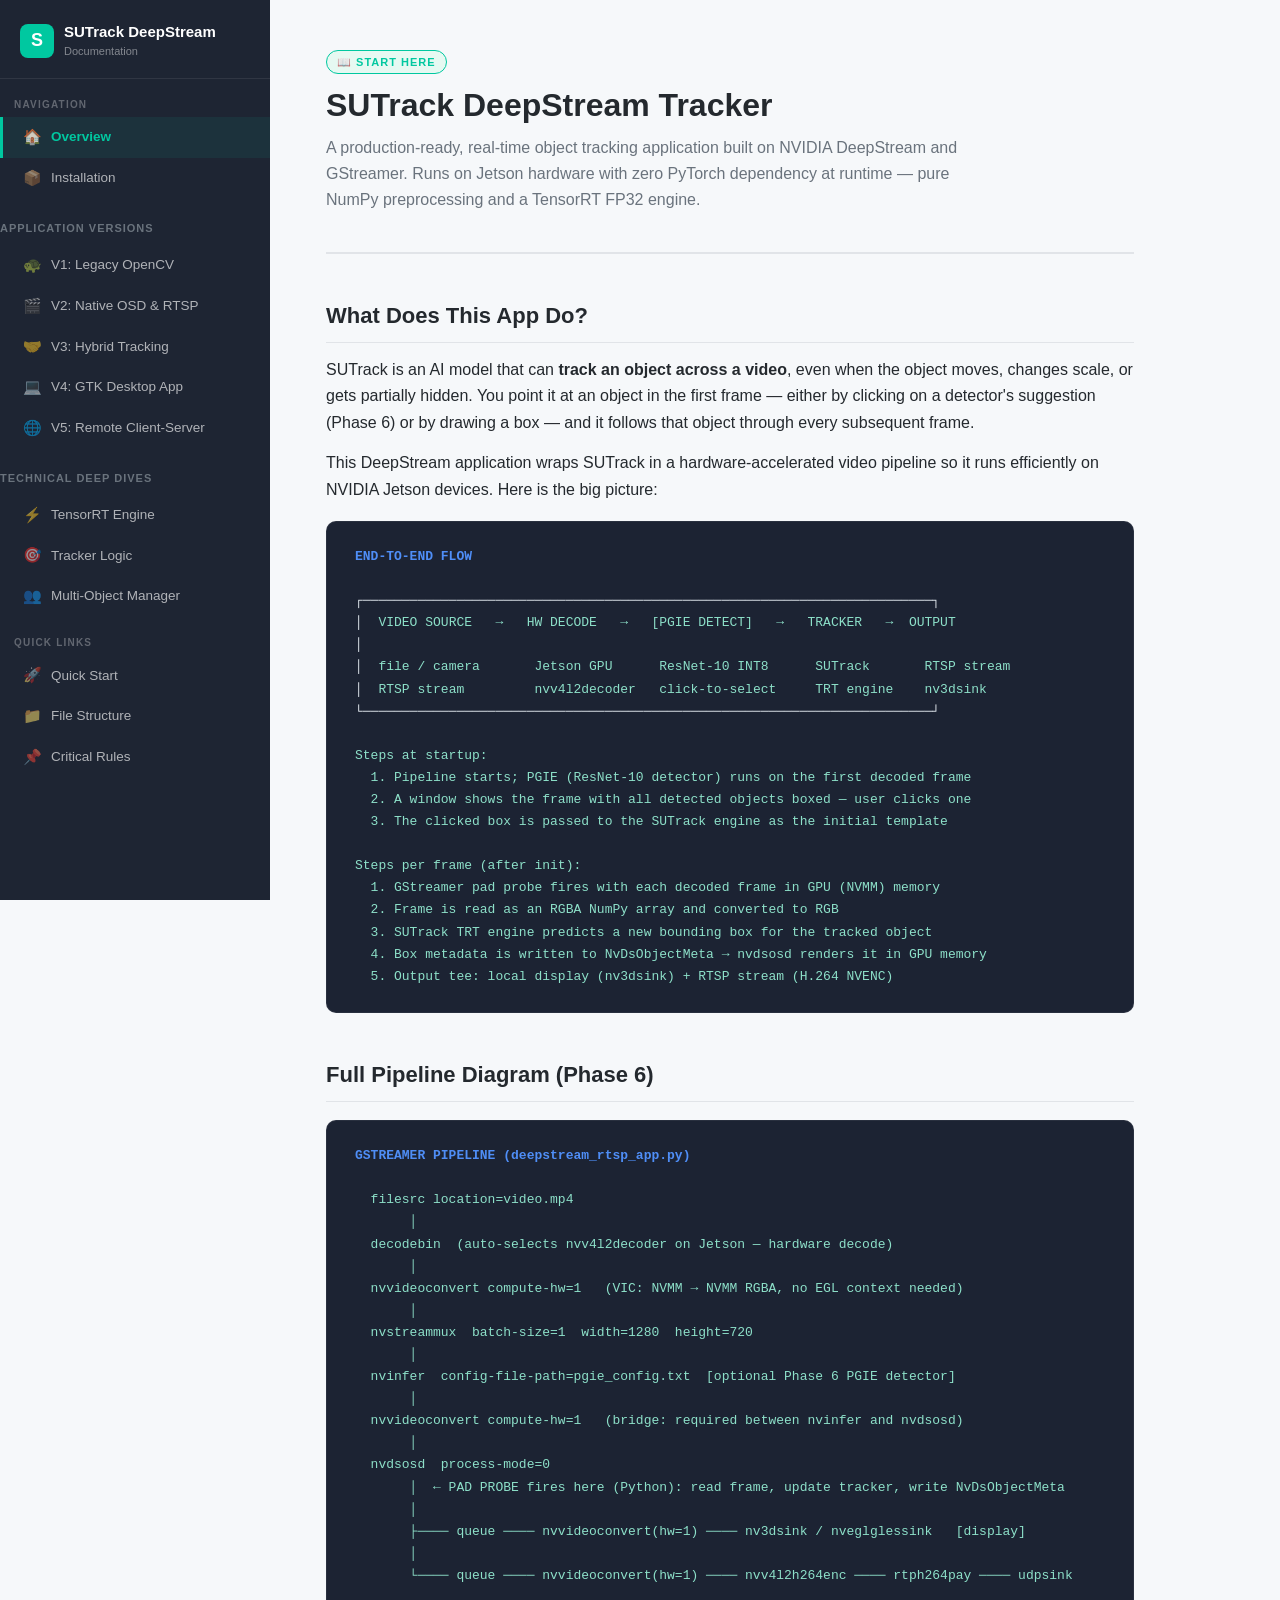
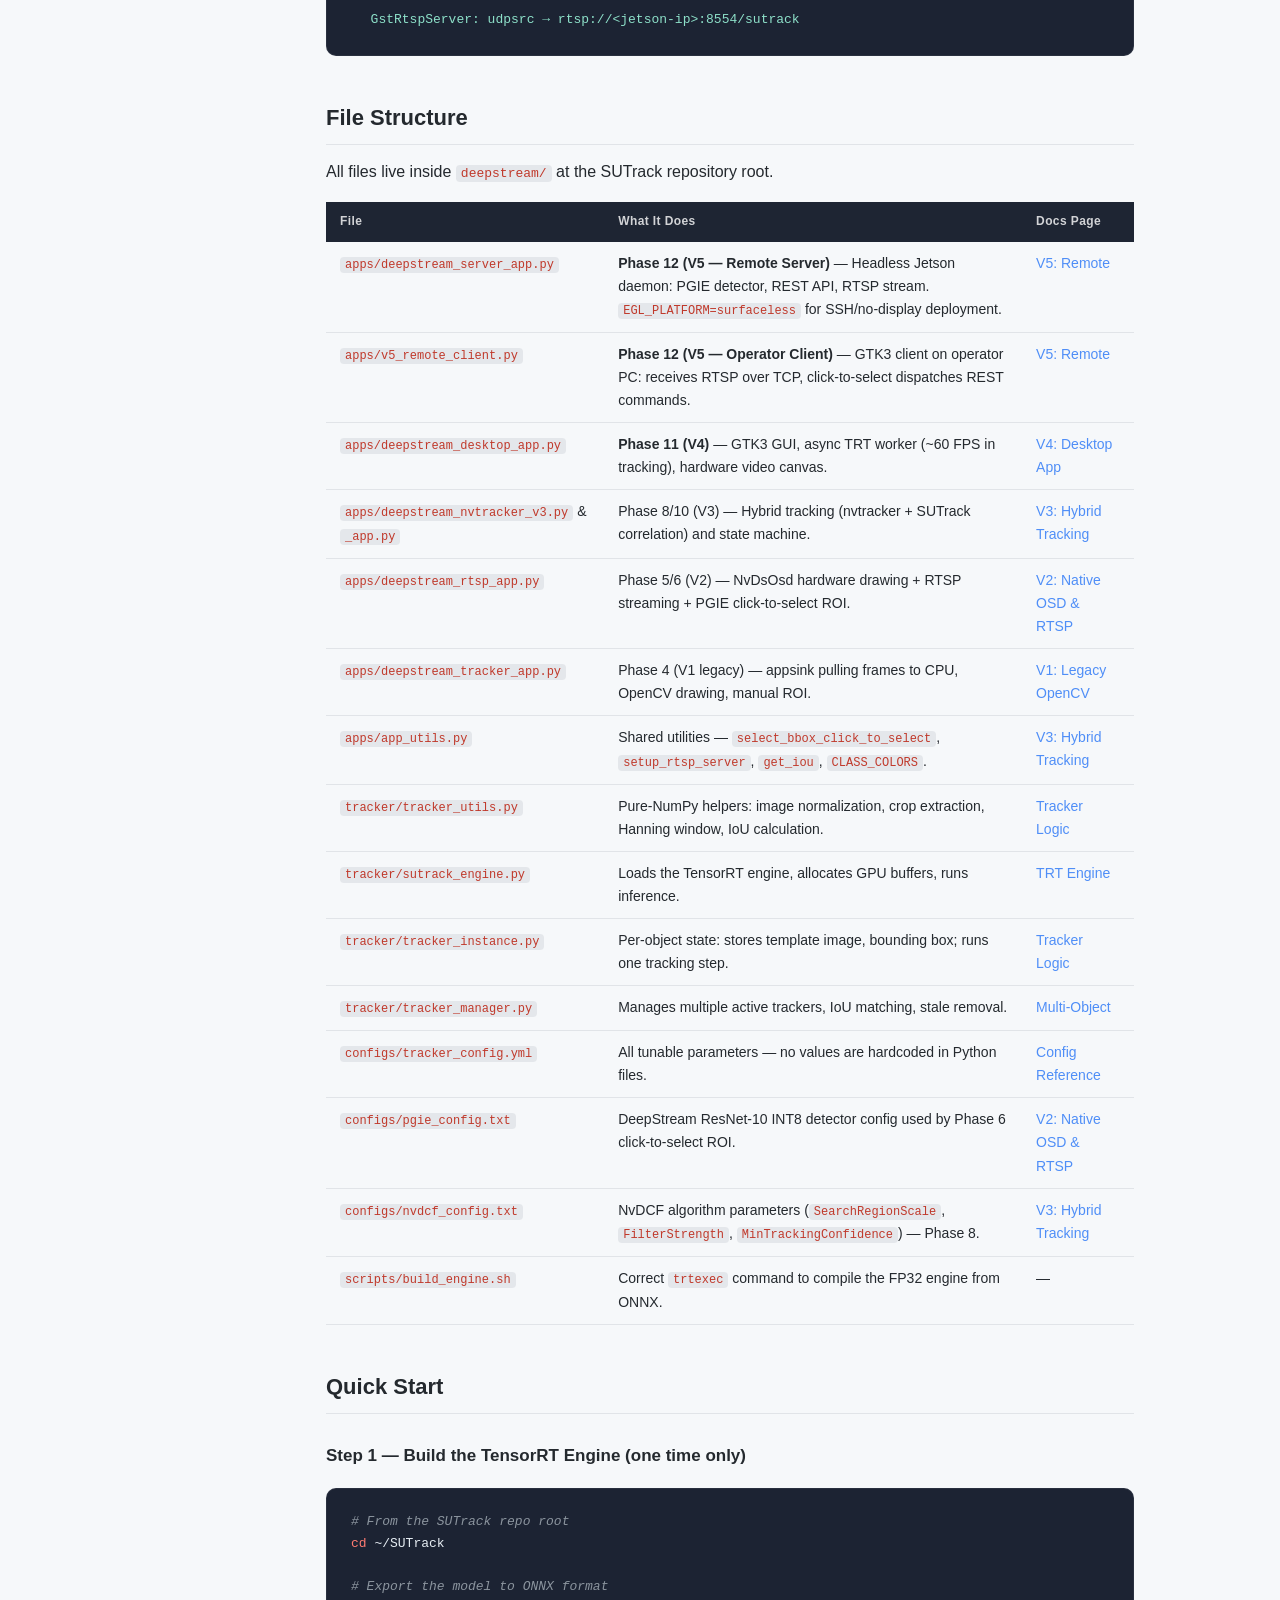
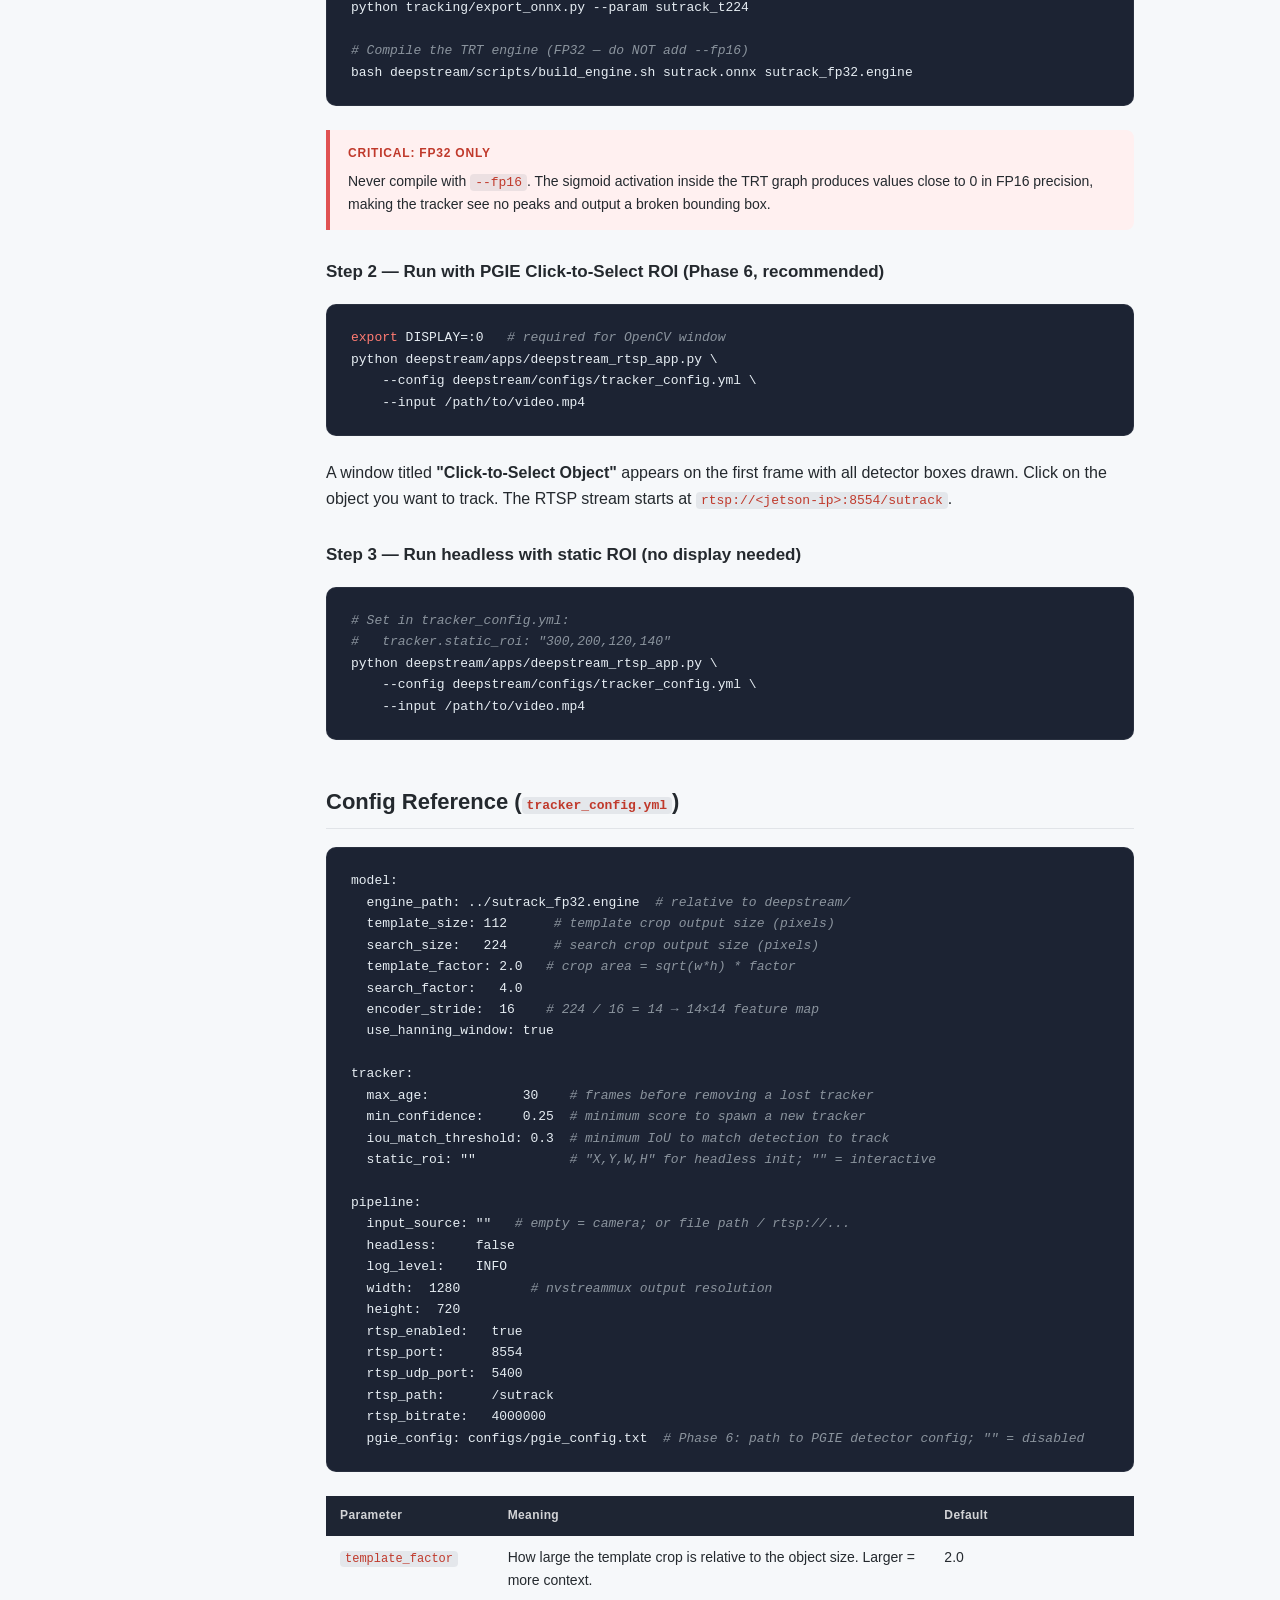
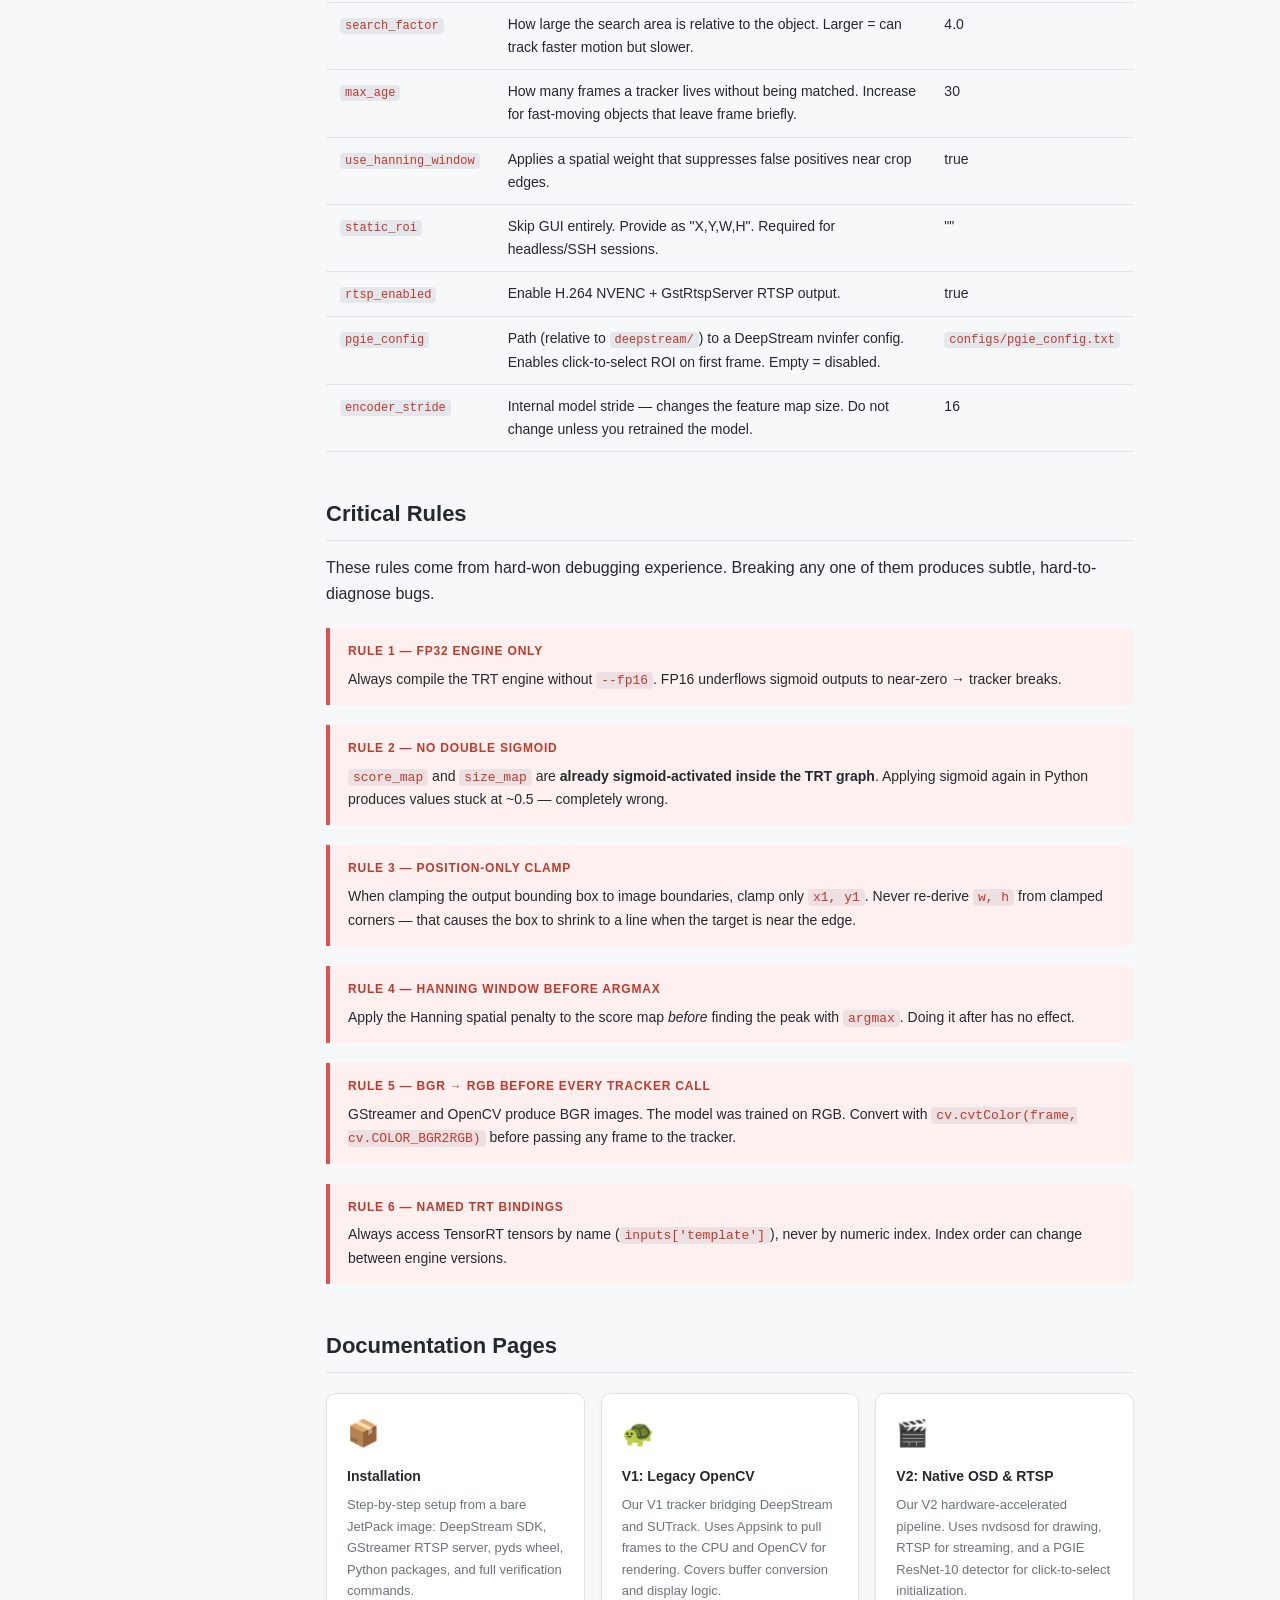
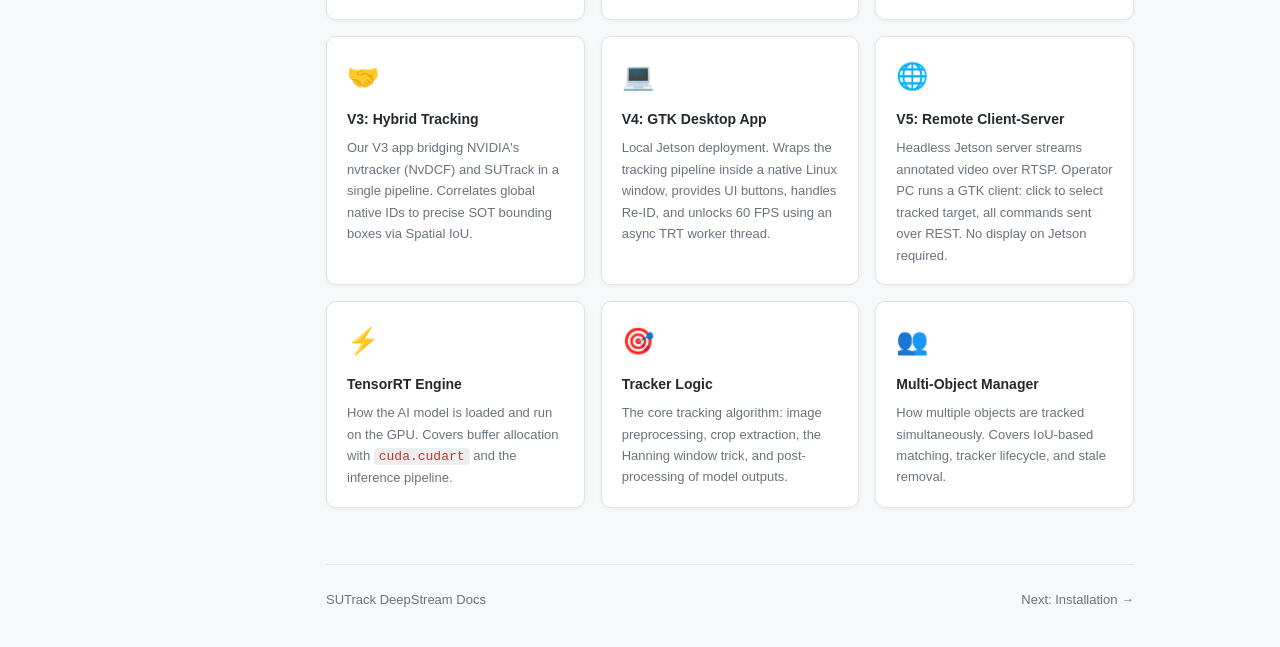
<file: deepstream/docs/html/index.html>
<!DOCTYPE html>
<html lang="en">
<head>
  <meta charset="UTF-8" />
  <meta name="viewport" content="width=device-width, initial-scale=1.0" />
  <title>Overview — SUTrack DeepStream Docs</title>
  <link rel="stylesheet" href="style.css" />
</head>
<body>

<!-- ═══════════════════════════════════════════════════════ SIDEBAR -->
<aside class="sidebar">
  <a class="sidebar-logo" href="index.html">
    <div class="logo-icon">S</div>
    <div>
      <div class="logo-text">SUTrack DeepStream</div>
      <div class="logo-sub">Documentation</div>
    </div>
  </a>

  <div class="sidebar-section">Navigation</div>
  <nav>
    <a href="index.html" class="active"><span class="nav-icon">🏠</span> Overview</a>
    <a href="install.html"><span class="nav-icon">📦</span> Installation</a>
    
    <div style="margin: 20px 0 8px 0; font-size: 11px; text-transform: uppercase; letter-spacing: 1px; color: var(--muted); font-weight: 600;">Application Versions</div>
    <a href="v1_legacy.html"><span class="nav-icon">🐢</span> V1: Legacy OpenCV</a>
    <a href="v2_native.html"><span class="nav-icon">🎬</span> V2: Native OSD &amp; RTSP</a>
    <a href="v3_hybrid.html"><span class="nav-icon">🤝</span> V3: Hybrid Tracking</a>
    <a href="v4_desktop.html"><span class="nav-icon">💻</span> V4: GTK Desktop App</a>
    <a href="v5_remote.html"><span class="nav-icon">🌐</span> V5: Remote Client-Server</a>

    <div style="margin: 20px 0 8px 0; font-size: 11px; text-transform: uppercase; letter-spacing: 1px; color: var(--muted); font-weight: 600;">Technical Deep Dives</div>
    <a href="engine.html"><span class="nav-icon">⚡</span> TensorRT Engine</a>
    <a href="tracker-logic.html"><span class="nav-icon">🎯</span> Tracker Logic</a>
    <a href="multi-object.html"><span class="nav-icon">👥</span> Multi-Object Manager</a>
  </nav>

  <div class="sidebar-section">Quick Links</div>
  <nav>
    <a href="index.html#quickstart"><span class="nav-icon">🚀</span> Quick Start</a>
    <a href="index.html#files"><span class="nav-icon">📁</span> File Structure</a>
    <a href="index.html#rules"><span class="nav-icon">📌</span> Critical Rules</a>
  </nav>
</aside>

<!-- ═══════════════════════════════════════════════════════ CONTENT -->
<main class="content">

  <div class="page-header">
    <div class="page-badge">📖 Start Here</div>
    <h1>SUTrack DeepStream Tracker</h1>
    <p>
      A production-ready, real-time object tracking application built on NVIDIA DeepStream
      and GStreamer. Runs on Jetson hardware with zero PyTorch dependency at runtime —
      pure NumPy preprocessing and a TensorRT FP32 engine.
    </p>
  </div>

  <!-- ── What Does It Do ───────────────────────────────── -->
  <h2>What Does This App Do?</h2>
  <p>
    SUTrack is an AI model that can <strong>track an object across a video</strong>, even when
    the object moves, changes scale, or gets partially hidden. You point it at an object in the
    first frame — either by clicking on a detector's suggestion (Phase 6) or by drawing a box —
    and it follows that object through every subsequent frame.
  </p>
  <p>
    This DeepStream application wraps SUTrack in a hardware-accelerated video pipeline so it
    runs efficiently on NVIDIA Jetson devices. Here is the big picture:
  </p>

  <div class="diagram"><span class="d-title">END-TO-END FLOW</span>

<span class="d-arrow">┌─────────────────────────────────────────────────────────────────────────┐</span>
<span class="d-arrow">│</span>  VIDEO SOURCE   →   HW DECODE   →   [PGIE DETECT]   →   TRACKER   →  OUTPUT
<span class="d-arrow">│</span>
<span class="d-arrow">│</span>  file / camera       Jetson GPU      ResNet-10 INT8      SUTrack       RTSP stream
<span class="d-arrow">│</span>  RTSP stream         nvv4l2decoder   click-to-select     TRT engine    nv3dsink
<span class="d-arrow">└─────────────────────────────────────────────────────────────────────────┘</span>

Steps at startup:
  1. Pipeline starts; PGIE (ResNet-10 detector) runs on the first decoded frame
  2. A window shows the frame with all detected objects boxed — user clicks one
  3. The clicked box is passed to the SUTrack engine as the initial template

Steps per frame (after init):
  1. GStreamer pad probe fires with each decoded frame in GPU (NVMM) memory
  2. Frame is read as an RGBA NumPy array and converted to RGB
  3. SUTrack TRT engine predicts a new bounding box for the tracked object
  4. Box metadata is written to NvDsObjectMeta → nvdsosd renders it in GPU memory
  5. Output tee: local display (nv3dsink) + RTSP stream (H.264 NVENC)</div>

  <!-- ── Pipeline Diagram ──────────────────────────────── -->
  <h2>Full Pipeline Diagram (Phase 6)</h2>
  <div class="diagram"><span class="d-title">GSTREAMER PIPELINE (deepstream_rtsp_app.py)</span>

  filesrc location=video.mp4
       │
  decodebin  (auto-selects nvv4l2decoder on Jetson — hardware decode)
       │
  nvvideoconvert compute-hw=1   (VIC: NVMM → NVMM RGBA, no EGL context needed)
       │
  nvstreammux  batch-size=1  width=1280  height=720
       │
  nvinfer  config-file-path=pgie_config.txt  [optional Phase 6 PGIE detector]
       │
  nvvideoconvert compute-hw=1   (bridge: required between nvinfer and nvdsosd)
       │
  nvdsosd  process-mode=0
       │  ← PAD PROBE fires here (Python): read frame, update tracker, write NvDsObjectMeta
       │
       ├──── queue ──── nvvideoconvert(hw=1) ──── nv3dsink / nveglglessink   [display]
       │
       └──── queue ──── nvvideoconvert(hw=1) ──── nvv4l2h264enc ──── rtph264pay ──── udpsink

  GstRtspServer: udpsrc → rtsp://&lt;jetson-ip&gt;:8554/sutrack</div>

  <!-- ── File Structure ────────────────────────────────── -->
  <h2 id="files">File Structure</h2>
  <p>All files live inside <code>deepstream/</code> at the SUTrack repository root.</p>

  <table>
    <thead>
      <tr>
        <th>File</th>
        <th>What It Does</th>
        <th>Docs Page</th>
      </tr>
    </thead>
    <tbody>
      <tr>
        <td><code>apps/deepstream_server_app.py</code></td>
        <td><strong>Phase 12 (V5 — Remote Server)</strong> — Headless Jetson daemon: PGIE detector, REST API, RTSP stream. <code>EGL_PLATFORM=surfaceless</code> for SSH/no-display deployment.</td>
        <td><a href="v5_remote.html">V5: Remote</a></td>
      </tr>
      <tr>
        <td><code>apps/v5_remote_client.py</code></td>
        <td><strong>Phase 12 (V5 — Operator Client)</strong> — GTK3 client on operator PC: receives RTSP over TCP, click-to-select dispatches REST commands.</td>
        <td><a href="v5_remote.html">V5: Remote</a></td>
      </tr>
      <tr>
        <td><code>apps/deepstream_desktop_app.py</code></td>
        <td><strong>Phase 11 (V4)</strong> — GTK3 GUI, async TRT worker (~60 FPS in tracking), hardware video canvas.</td>
        <td><a href="v4_desktop.html">V4: Desktop App</a></td>
      </tr>
      <tr>
        <td><code>apps/deepstream_nvtracker_v3.py</code> &amp; <code>_app.py</code></td>
        <td>Phase 8/10 (V3) — Hybrid tracking (nvtracker + SUTrack correlation) and state machine.</td>
        <td><a href="v3_hybrid.html">V3: Hybrid Tracking</a></td>
      </tr>
      <tr>
        <td><code>apps/deepstream_rtsp_app.py</code></td>
        <td>Phase 5/6 (V2) — NvDsOsd hardware drawing + RTSP streaming + PGIE click-to-select ROI.</td>
        <td><a href="v2_native.html">V2: Native OSD &amp; RTSP</a></td>
      </tr>
      <tr>
        <td><code>apps/deepstream_tracker_app.py</code></td>
        <td>Phase 4 (V1 legacy) — appsink pulling frames to CPU, OpenCV drawing, manual ROI.</td>
        <td><a href="v1_legacy.html">V1: Legacy OpenCV</a></td>
      </tr>
      <tr>
        <td><code>apps/app_utils.py</code></td>
        <td>Shared utilities — <code>select_bbox_click_to_select</code>, <code>setup_rtsp_server</code>, <code>get_iou</code>, <code>CLASS_COLORS</code>.</td>
        <td><a href="v3_hybrid.html#app-utils">V3: Hybrid Tracking</a></td>
      </tr>
      <tr>
        <td><code>tracker/tracker_utils.py</code></td>
        <td>Pure-NumPy helpers: image normalization, crop extraction, Hanning window, IoU calculation.</td>
        <td><a href="tracker-logic.html">Tracker Logic</a></td>
      </tr>
      <tr>
        <td><code>tracker/sutrack_engine.py</code></td>
        <td>Loads the TensorRT engine, allocates GPU buffers, runs inference.</td>
        <td><a href="engine.html">TRT Engine</a></td>
      </tr>
      <tr>
        <td><code>tracker/tracker_instance.py</code></td>
        <td>Per-object state: stores template image, bounding box; runs one tracking step.</td>
        <td><a href="tracker-logic.html#instance">Tracker Logic</a></td>
      </tr>
      <tr>
        <td><code>tracker/tracker_manager.py</code></td>
        <td>Manages multiple active trackers, IoU matching, stale removal.</td>
        <td><a href="multi-object.html">Multi-Object</a></td>
      </tr>
      <tr>
        <td><code>configs/tracker_config.yml</code></td>
        <td>All tunable parameters — no values are hardcoded in Python files.</td>
        <td><a href="index.html#config">Config Reference</a></td>
      </tr>
      <tr>
        <td><code>configs/pgie_config.txt</code></td>
        <td>DeepStream ResNet-10 INT8 detector config used by Phase 6 click-to-select ROI.</td>
        <td><a href="v2_native.html">V2: Native OSD &amp; RTSP</a></td>
      </tr>
      <tr>
        <td><code>configs/nvdcf_config.txt</code></td>
        <td>NvDCF algorithm parameters (<code>SearchRegionScale</code>, <code>FilterStrength</code>, <code>MinTrackingConfidence</code>) — Phase 8.</td>
        <td><a href="v3_hybrid.html#config">V3: Hybrid Tracking</a></td>
      </tr>
      <tr>
        <td><code>scripts/build_engine.sh</code></td>
        <td>Correct <code>trtexec</code> command to compile the FP32 engine from ONNX.</td>
        <td>—</td>
      </tr>
    </tbody>
  </table>

  <!-- ── Quick Start ───────────────────────────────────── -->
  <h2 id="quickstart">Quick Start</h2>

  <h3>Step 1 — Build the TensorRT Engine (one time only)</h3>
  <pre><code><span class="cm"># From the SUTrack repo root</span>
<span class="kw">cd</span> ~/SUTrack

<span class="cm"># Export the model to ONNX format</span>
python tracking/export_onnx.py --param sutrack_t224

<span class="cm"># Compile the TRT engine (FP32 — do NOT add --fp16)</span>
bash deepstream/scripts/build_engine.sh sutrack.onnx sutrack_fp32.engine</code></pre>

  <div class="callout rule">
    <div class="callout-title">Critical: FP32 Only</div>
    Never compile with <code>--fp16</code>. The sigmoid activation inside the TRT graph produces
    values close to 0 in FP16 precision, making the tracker see no peaks and output a broken bounding box.
  </div>

  <h3>Step 2 — Run with PGIE Click-to-Select ROI (Phase 6, recommended)</h3>
  <pre><code><span class="kw">export</span> DISPLAY=:0   <span class="cm"># required for OpenCV window</span>
python deepstream/apps/deepstream_rtsp_app.py \
    --config deepstream/configs/tracker_config.yml \
    --input /path/to/video.mp4</code></pre>
  <p>
    A window titled <strong>"Click-to-Select Object"</strong> appears on the first frame with all
    detector boxes drawn. Click on the object you want to track. The RTSP stream starts at
    <code>rtsp://&lt;jetson-ip&gt;:8554/sutrack</code>.
  </p>

  <h3>Step 3 — Run headless with static ROI (no display needed)</h3>
  <pre><code><span class="cm"># Set in tracker_config.yml:</span>
<span class="cm">#   tracker.static_roi: "300,200,120,140"</span>
python deepstream/apps/deepstream_rtsp_app.py \
    --config deepstream/configs/tracker_config.yml \
    --input /path/to/video.mp4</code></pre>

  <!-- ── Config Reference ───────────────────────────────── -->
  <h2 id="config">Config Reference (<code>tracker_config.yml</code>)</h2>
  <pre><code>model:
  engine_path: ../sutrack_fp32.engine  <span class="cm"># relative to deepstream/</span>
  template_size: 112      <span class="cm"># template crop output size (pixels)</span>
  search_size:   224      <span class="cm"># search crop output size (pixels)</span>
  template_factor: 2.0   <span class="cm"># crop area = sqrt(w*h) * factor</span>
  search_factor:   4.0
  encoder_stride:  16    <span class="cm"># 224 / 16 = 14 → 14×14 feature map</span>
  use_hanning_window: true

tracker:
  max_age:            30    <span class="cm"># frames before removing a lost tracker</span>
  min_confidence:     0.25  <span class="cm"># minimum score to spawn a new tracker</span>
  iou_match_threshold: 0.3  <span class="cm"># minimum IoU to match detection to track</span>
  static_roi: ""            <span class="cm"># "X,Y,W,H" for headless init; "" = interactive</span>

pipeline:
  input_source: ""   <span class="cm"># empty = camera; or file path / rtsp://...</span>
  headless:     false
  log_level:    INFO
  width:  1280         <span class="cm"># nvstreammux output resolution</span>
  height:  720
  rtsp_enabled:   true
  rtsp_port:      8554
  rtsp_udp_port:  5400
  rtsp_path:      /sutrack
  rtsp_bitrate:   4000000
  pgie_config: configs/pgie_config.txt  <span class="cm"># Phase 6: path to PGIE detector config; "" = disabled</span></code></pre>

  <table>
    <thead>
      <tr><th>Parameter</th><th>Meaning</th><th>Default</th></tr>
    </thead>
    <tbody>
      <tr><td><code>template_factor</code></td><td>How large the template crop is relative to the object size. Larger = more context.</td><td>2.0</td></tr>
      <tr><td><code>search_factor</code></td><td>How large the search area is relative to the object. Larger = can track faster motion but slower.</td><td>4.0</td></tr>
      <tr><td><code>max_age</code></td><td>How many frames a tracker lives without being matched. Increase for fast-moving objects that leave frame briefly.</td><td>30</td></tr>
      <tr><td><code>use_hanning_window</code></td><td>Applies a spatial weight that suppresses false positives near crop edges.</td><td>true</td></tr>
      <tr><td><code>static_roi</code></td><td>Skip GUI entirely. Provide as "X,Y,W,H". Required for headless/SSH sessions.</td><td>""</td></tr>
      <tr><td><code>rtsp_enabled</code></td><td>Enable H.264 NVENC + GstRtspServer RTSP output.</td><td>true</td></tr>
      <tr><td><code>pgie_config</code></td><td>Path (relative to <code>deepstream/</code>) to a DeepStream nvinfer config. Enables click-to-select ROI on first frame. Empty = disabled.</td><td><code>configs/pgie_config.txt</code></td></tr>
      <tr><td><code>encoder_stride</code></td><td>Internal model stride — changes the feature map size. Do not change unless you retrained the model.</td><td>16</td></tr>
    </tbody>
  </table>

  <!-- ── Critical Rules ────────────────────────────────── -->
  <h2 id="rules">Critical Rules</h2>
  <p>These rules come from hard-won debugging experience. Breaking any one of them produces subtle, hard-to-diagnose bugs.</p>

  <div class="callout rule">
    <div class="callout-title">Rule 1 — FP32 Engine Only</div>
    Always compile the TRT engine without <code>--fp16</code>. FP16 underflows sigmoid outputs to near-zero → tracker breaks.
  </div>
  <div class="callout rule">
    <div class="callout-title">Rule 2 — No Double Sigmoid</div>
    <code>score_map</code> and <code>size_map</code> are <strong>already sigmoid-activated inside the TRT graph</strong>. Applying sigmoid again in Python produces values stuck at ~0.5 — completely wrong.
  </div>
  <div class="callout rule">
    <div class="callout-title">Rule 3 — Position-Only Clamp</div>
    When clamping the output bounding box to image boundaries, clamp only <code>x1, y1</code>. Never re-derive <code>w, h</code> from clamped corners — that causes the box to shrink to a line when the target is near the edge.
  </div>
  <div class="callout rule">
    <div class="callout-title">Rule 4 — Hanning Window Before argmax</div>
    Apply the Hanning spatial penalty to the score map <em>before</em> finding the peak with <code>argmax</code>. Doing it after has no effect.
  </div>
  <div class="callout rule">
    <div class="callout-title">Rule 5 — BGR → RGB Before Every Tracker Call</div>
    GStreamer and OpenCV produce BGR images. The model was trained on RGB. Convert with <code>cv.cvtColor(frame, cv.COLOR_BGR2RGB)</code> before passing any frame to the tracker.
  </div>
  <div class="callout rule">
    <div class="callout-title">Rule 6 — Named TRT Bindings</div>
    Always access TensorRT tensors by name (<code>inputs['template']</code>), never by numeric index. Index order can change between engine versions.
  </div>

  <!-- ── Pages Guide ───────────────────────────────────── -->
  <h2>Documentation Pages</h2>
  <div class="card-grid">
    <a class="card" href="install.html" style="text-decoration:none;color:inherit;">
      <div class="card-icon">📦</div>
      <h4>Installation</h4>
      <p>Step-by-step setup from a bare JetPack image: DeepStream SDK, GStreamer RTSP server, pyds wheel, Python packages, and full verification commands.</p>
    </a>
    <a class="card" href="v1_legacy.html" style="text-decoration:none;color:inherit;">
      <div class="card-icon">🐢</div>
      <h4>V1: Legacy OpenCV</h4>
      <p>Our V1 tracker bridging DeepStream and SUTrack. Uses Appsink to pull frames to the CPU and OpenCV for rendering. Covers buffer conversion and display logic.</p>
    </a>
    <a class="card" href="v2_native.html" style="text-decoration:none;color:inherit;">
      <div class="card-icon">🎬</div>
      <h4>V2: Native OSD &amp; RTSP</h4>
      <p>Our V2 hardware-accelerated pipeline. Uses nvdsosd for drawing, RTSP for streaming, and a PGIE ResNet-10 detector for click-to-select initialization.</p>
    </a>
    <a class="card" href="v3_hybrid.html" style="text-decoration:none;color:inherit;">
      <div class="card-icon">🤝</div>
      <h4>V3: Hybrid Tracking</h4>
      <p>Our V3 app bridging NVIDIA's nvtracker (NvDCF) and SUTrack in a single pipeline. Correlates global native IDs to precise SOT bounding boxes via Spatial IoU.</p>
    </a>
    <a class="card" href="v4_desktop.html" style="text-decoration:none;color:inherit;">
      <div class="card-icon">💻</div>
      <h4>V4: GTK Desktop App</h4>
      <p>Local Jetson deployment. Wraps the tracking pipeline inside a native Linux window, provides UI buttons, handles Re-ID, and unlocks 60 FPS using an async TRT worker thread.</p>
    </a>
    <a class="card" href="v5_remote.html" style="text-decoration:none;color:inherit;">
      <div class="card-icon">🌐</div>
      <h4>V5: Remote Client-Server</h4>
      <p>Headless Jetson server streams annotated video over RTSP. Operator PC runs a GTK client: click to select tracked target, all commands sent over REST. No display on Jetson required.</p>
    </a>
    <a class="card" href="engine.html" style="text-decoration:none;color:inherit;">
      <div class="card-icon">⚡</div>
      <h4>TensorRT Engine</h4>
      <p>How the AI model is loaded and run on the GPU. Covers buffer allocation with <code>cuda.cudart</code> and the inference pipeline.</p>
    </a>
    <a class="card" href="tracker-logic.html" style="text-decoration:none;color:inherit;">
      <div class="card-icon">🎯</div>
      <h4>Tracker Logic</h4>
      <p>The core tracking algorithm: image preprocessing, crop extraction, the Hanning window trick, and post-processing of model outputs.</p>
    </a>
    <a class="card" href="multi-object.html" style="text-decoration:none;color:inherit;">
      <div class="card-icon">👥</div>
      <h4>Multi-Object Manager</h4>
      <p>How multiple objects are tracked simultaneously. Covers IoU-based matching, tracker lifecycle, and stale removal.</p>
    </a>
  </div>

  <div class="page-footer">
    <span style="font-size:13px;color:var(--muted)">SUTrack DeepStream Docs</span>
    <div class="nav-links">
      <a href="install.html">Next: Installation →</a>
    </div>
  </div>

</main>
</body>
</html>
</file>
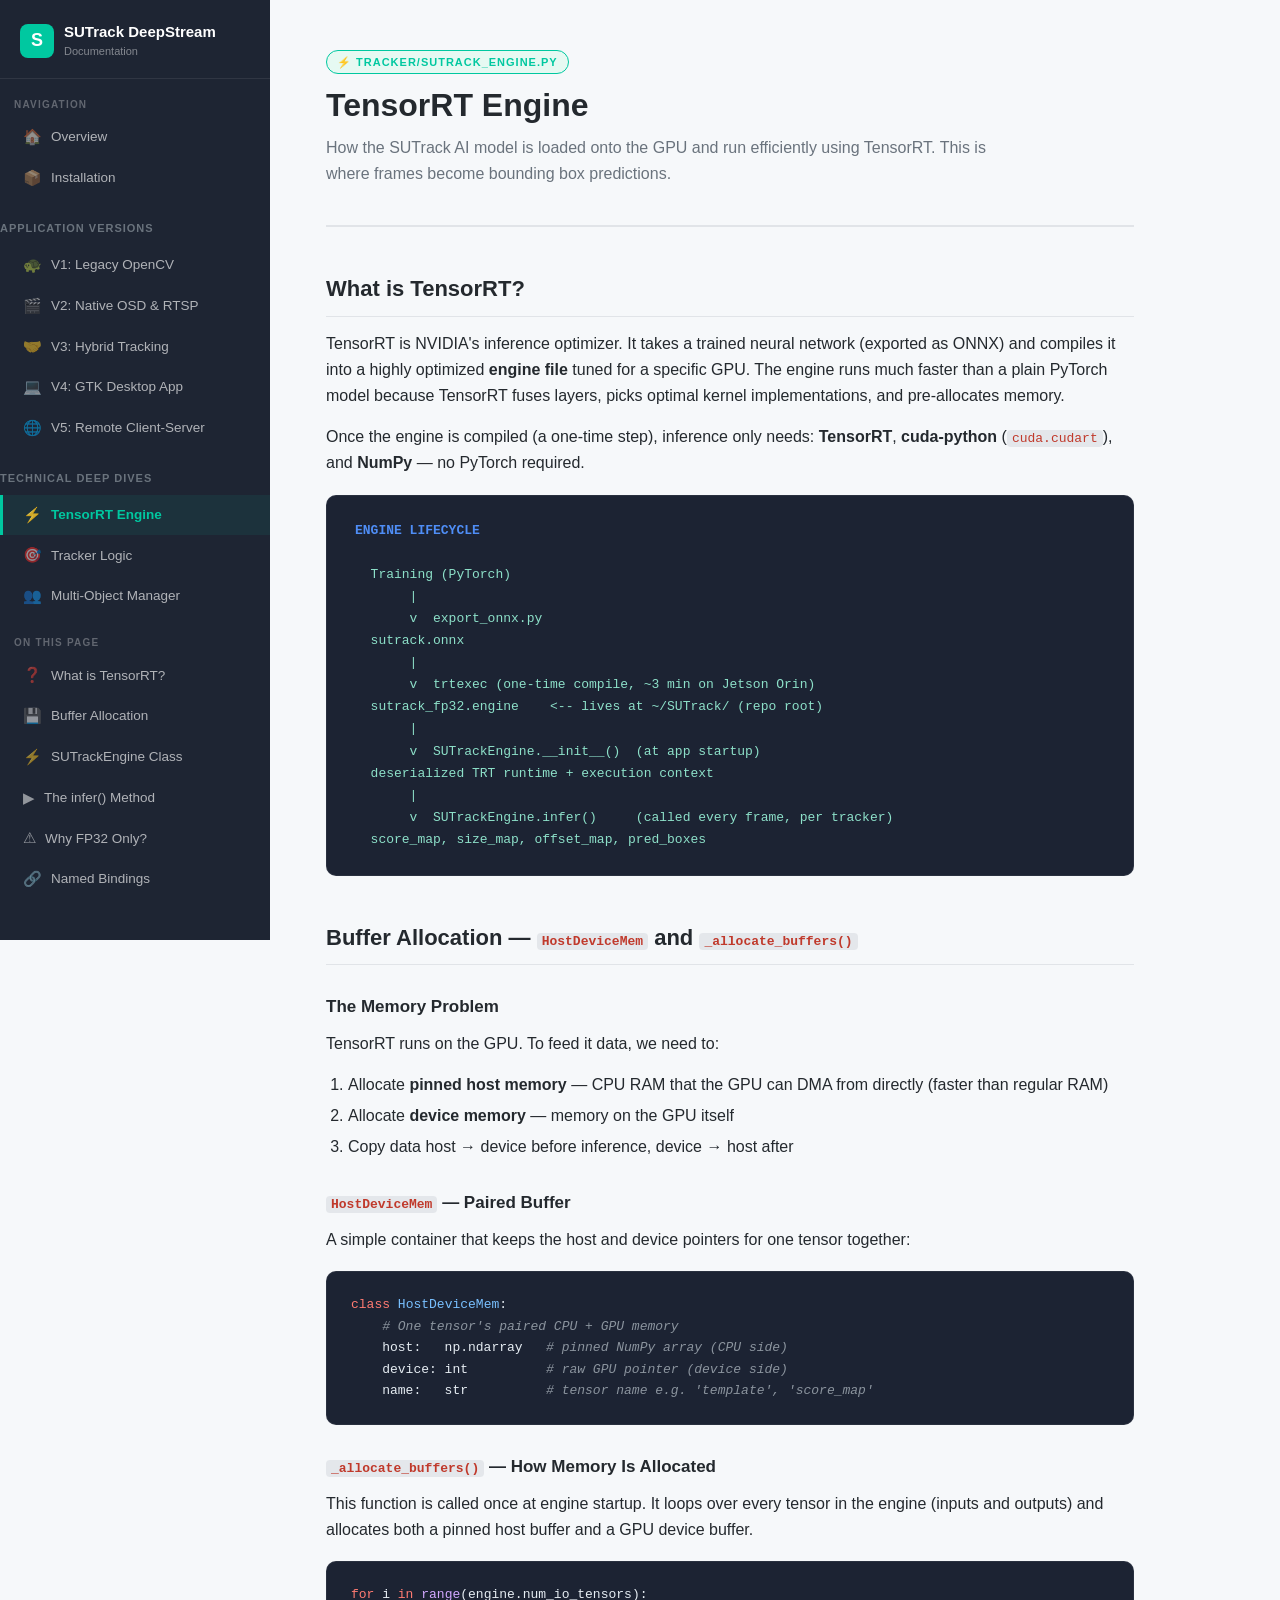
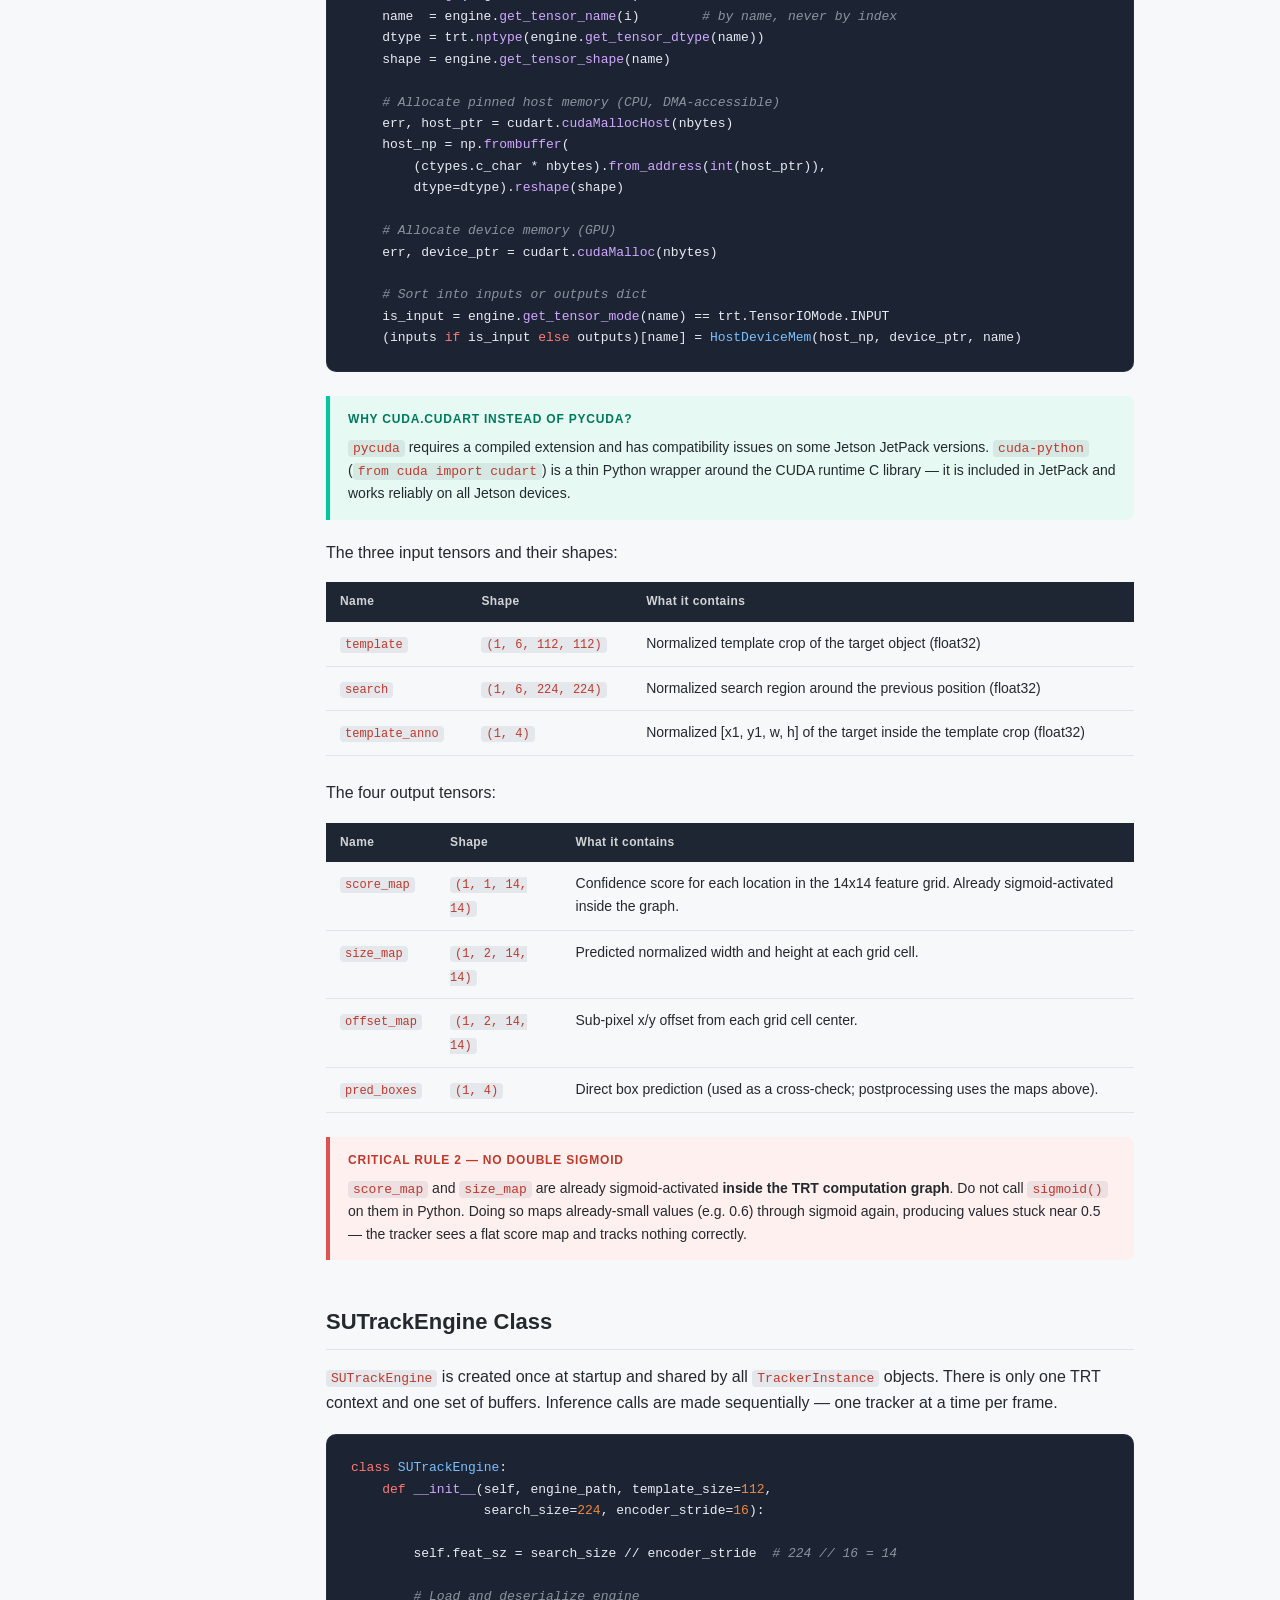
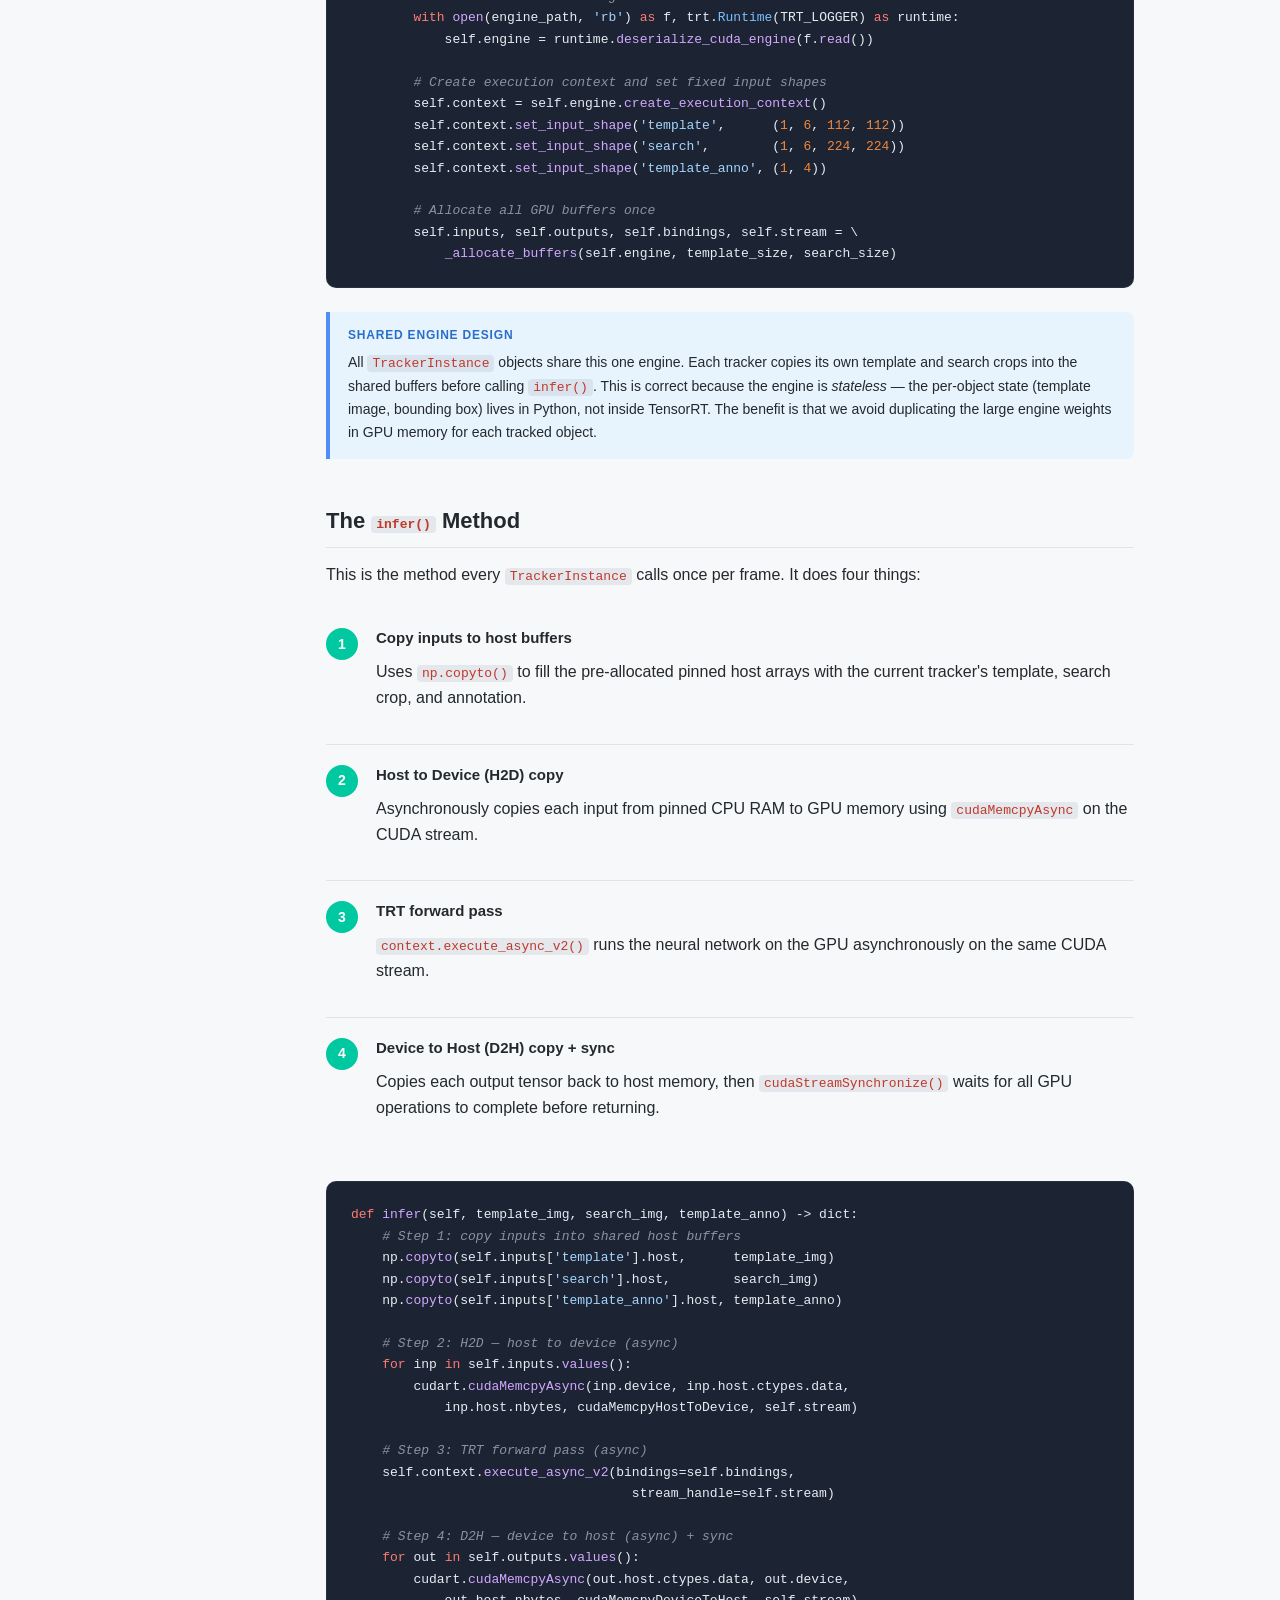
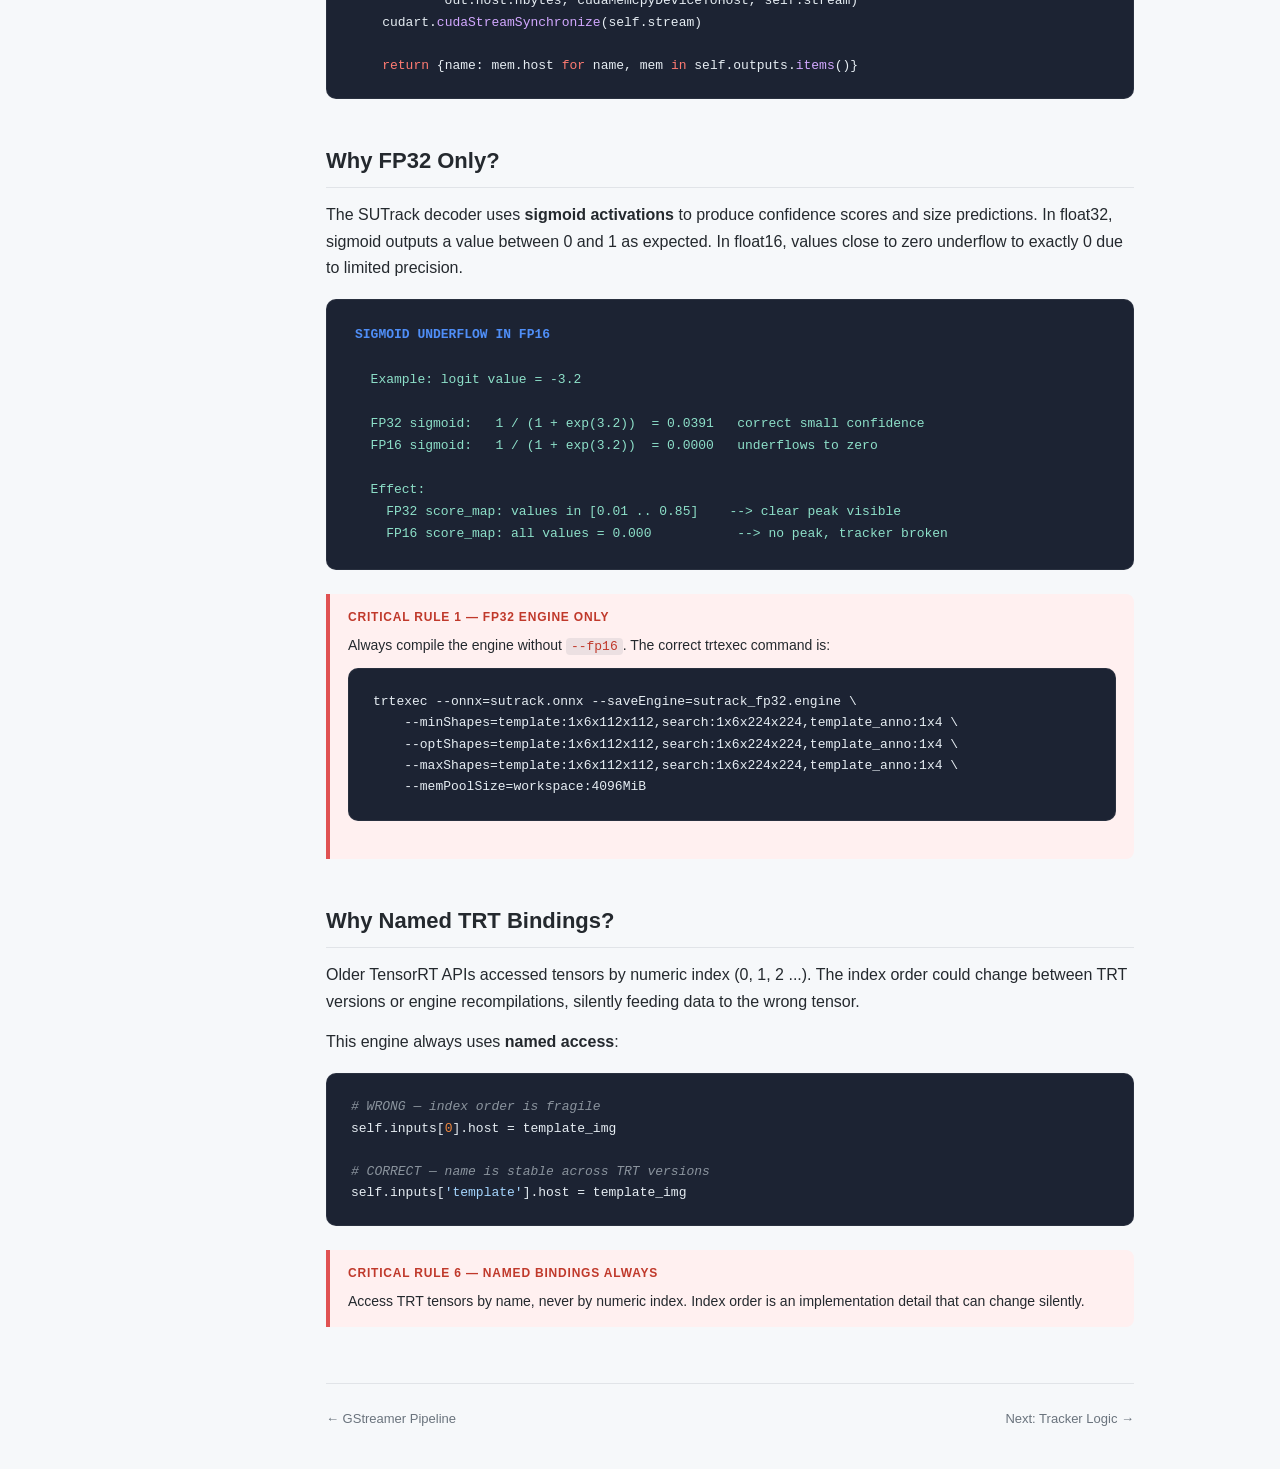
<file: deepstream/docs/html/engine.html>
<!DOCTYPE html>
<html lang="en">
<head>
  <meta charset="UTF-8" />
  <meta name="viewport" content="width=device-width, initial-scale=1.0" />
  <title>TensorRT Engine — SUTrack DeepStream Docs</title>
  <link rel="stylesheet" href="style.css" />
</head>
<body>

<aside class="sidebar">
  <a class="sidebar-logo" href="index.html">
    <div class="logo-icon">S</div>
    <div>
      <div class="logo-text">SUTrack DeepStream</div>
      <div class="logo-sub">Documentation</div>
    </div>
  </a>
  <div class="sidebar-section">Navigation</div>
  <nav>
    <a href="index.html"><span class="nav-icon">🏠</span> Overview</a>
    <a href="install.html"><span class="nav-icon">📦</span> Installation</a>
    
    <div style="margin: 20px 0 8px 0; font-size: 11px; text-transform: uppercase; letter-spacing: 1px; color: var(--muted); font-weight: 600;">Application Versions</div>
    <a href="v1_legacy.html"><span class="nav-icon">🐢</span> V1: Legacy OpenCV</a>
    <a href="v2_native.html"><span class="nav-icon">🎬</span> V2: Native OSD &amp; RTSP</a>
    <a href="v3_hybrid.html"><span class="nav-icon">🤝</span> V3: Hybrid Tracking</a>
    <a href="v4_desktop.html"><span class="nav-icon">💻</span> V4: GTK Desktop App</a>
    <a href="v5_remote.html"><span class="nav-icon">🌐</span> V5: Remote Client-Server</a>

    <div style="margin: 20px 0 8px 0; font-size: 11px; text-transform: uppercase; letter-spacing: 1px; color: var(--muted); font-weight: 600;">Technical Deep Dives</div>
    <a href="engine.html" class="active"><span class="nav-icon">⚡</span> TensorRT Engine</a>
    <a href="tracker-logic.html"><span class="nav-icon">🎯</span> Tracker Logic</a>
    <a href="multi-object.html"><span class="nav-icon">👥</span> Multi-Object Manager</a>
  </nav>
  <div class="sidebar-section">On This Page</div>
  <nav>
    <a href="#what-is-trt"><span class="nav-icon">&#10067;</span> What is TensorRT?</a>
    <a href="#buffers"><span class="nav-icon">&#128190;</span> Buffer Allocation</a>
    <a href="#engine-class"><span class="nav-icon">&#9889;</span> SUTrackEngine Class</a>
    <a href="#infer"><span class="nav-icon">&#9654;</span> The infer() Method</a>
    <a href="#why-fp32"><span class="nav-icon">&#9888;</span> Why FP32 Only?</a>
    <a href="#named-bindings"><span class="nav-icon">&#128279;</span> Named Bindings</a>
  </nav>
</aside>

<main class="content">

  <div class="page-header">
    <div class="page-badge">&#9889; tracker/sutrack_engine.py</div>
    <h1>TensorRT Engine</h1>
    <p>How the SUTrack AI model is loaded onto the GPU and run efficiently using TensorRT. This is where frames become bounding box predictions.</p>
  </div>

  <h2 id="what-is-trt">What is TensorRT?</h2>
  <p>
    TensorRT is NVIDIA's inference optimizer. It takes a trained neural network (exported as ONNX)
    and compiles it into a highly optimized <strong>engine file</strong> tuned for a specific GPU.
    The engine runs much faster than a plain PyTorch model because TensorRT fuses layers, picks
    optimal kernel implementations, and pre-allocates memory.
  </p>
  <p>
    Once the engine is compiled (a one-time step), inference only needs:
    <strong>TensorRT</strong>, <strong>cuda-python</strong> (<code>cuda.cudart</code>), and
    <strong>NumPy</strong> — no PyTorch required.
  </p>

  <div class="diagram"><span class="d-title">ENGINE LIFECYCLE</span>

  Training (PyTorch)
       |
       v  export_onnx.py
  sutrack.onnx
       |
       v  trtexec (one-time compile, ~3 min on Jetson Orin)
  sutrack_fp32.engine    &lt;-- lives at ~/SUTrack/ (repo root)
       |
       v  SUTrackEngine.__init__()  (at app startup)
  deserialized TRT runtime + execution context
       |
       v  SUTrackEngine.infer()     (called every frame, per tracker)
  score_map, size_map, offset_map, pred_boxes</div>

  <h2 id="buffers">Buffer Allocation — <code>HostDeviceMem</code> and <code>_allocate_buffers()</code></h2>

  <h3>The Memory Problem</h3>
  <p>
    TensorRT runs on the GPU. To feed it data, we need to:
  </p>
  <ol>
    <li>Allocate <strong>pinned host memory</strong> — CPU RAM that the GPU can DMA from directly (faster than regular RAM)</li>
    <li>Allocate <strong>device memory</strong> — memory on the GPU itself</li>
    <li>Copy data host → device before inference, device → host after</li>
  </ol>

  <h3><code>HostDeviceMem</code> — Paired Buffer</h3>
  <p>
    A simple container that keeps the host and device pointers for one tensor together:
  </p>
  <pre><code><span class="kw">class</span> <span class="nb">HostDeviceMem</span>:
    <span class="cm"># One tensor's paired CPU + GPU memory</span>
    host:   np.ndarray   <span class="cm"># pinned NumPy array (CPU side)</span>
    device: int          <span class="cm"># raw GPU pointer (device side)</span>
    name:   str          <span class="cm"># tensor name e.g. 'template', 'score_map'</span></code></pre>

  <h3><code>_allocate_buffers()</code> — How Memory Is Allocated</h3>
  <p>
    This function is called once at engine startup. It loops over every tensor in the engine
    (inputs and outputs) and allocates both a pinned host buffer and a GPU device buffer.
  </p>

  <pre><code><span class="kw">for</span> i <span class="kw">in</span> <span class="fn">range</span>(engine.num_io_tensors):
    name  = engine.<span class="fn">get_tensor_name</span>(i)        <span class="cm"># by name, never by index</span>
    dtype = trt.<span class="fn">nptype</span>(engine.<span class="fn">get_tensor_dtype</span>(name))
    shape = engine.<span class="fn">get_tensor_shape</span>(name)

    <span class="cm"># Allocate pinned host memory (CPU, DMA-accessible)</span>
    err, host_ptr = cudart.<span class="fn">cudaMallocHost</span>(nbytes)
    host_np = np.<span class="fn">frombuffer</span>(
        (ctypes.c_char * nbytes).<span class="fn">from_address</span>(<span class="fn">int</span>(host_ptr)),
        dtype=dtype).<span class="fn">reshape</span>(shape)

    <span class="cm"># Allocate device memory (GPU)</span>
    err, device_ptr = cudart.<span class="fn">cudaMalloc</span>(nbytes)

    <span class="cm"># Sort into inputs or outputs dict</span>
    is_input = engine.<span class="fn">get_tensor_mode</span>(name) == trt.TensorIOMode.INPUT
    (inputs <span class="kw">if</span> is_input <span class="kw">else</span> outputs)[name] = <span class="nb">HostDeviceMem</span>(host_np, device_ptr, name)</code></pre>

  <div class="callout tip">
    <div class="callout-title">Why cuda.cudart instead of pycuda?</div>
    <code>pycuda</code> requires a compiled extension and has compatibility issues on some
    Jetson JetPack versions. <code>cuda-python</code> (<code>from cuda import cudart</code>)
    is a thin Python wrapper around the CUDA runtime C library — it is included in JetPack
    and works reliably on all Jetson devices.
  </div>

  <p>The three input tensors and their shapes:</p>
  <table>
    <thead><tr><th>Name</th><th>Shape</th><th>What it contains</th></tr></thead>
    <tbody>
      <tr><td><code>template</code></td><td><code>(1, 6, 112, 112)</code></td><td>Normalized template crop of the target object (float32)</td></tr>
      <tr><td><code>search</code></td><td><code>(1, 6, 224, 224)</code></td><td>Normalized search region around the previous position (float32)</td></tr>
      <tr><td><code>template_anno</code></td><td><code>(1, 4)</code></td><td>Normalized [x1, y1, w, h] of the target inside the template crop (float32)</td></tr>
    </tbody>
  </table>

  <p>The four output tensors:</p>
  <table>
    <thead><tr><th>Name</th><th>Shape</th><th>What it contains</th></tr></thead>
    <tbody>
      <tr><td><code>score_map</code></td><td><code>(1, 1, 14, 14)</code></td><td>Confidence score for each location in the 14x14 feature grid. Already sigmoid-activated inside the graph.</td></tr>
      <tr><td><code>size_map</code></td><td><code>(1, 2, 14, 14)</code></td><td>Predicted normalized width and height at each grid cell.</td></tr>
      <tr><td><code>offset_map</code></td><td><code>(1, 2, 14, 14)</code></td><td>Sub-pixel x/y offset from each grid cell center.</td></tr>
      <tr><td><code>pred_boxes</code></td><td><code>(1, 4)</code></td><td>Direct box prediction (used as a cross-check; postprocessing uses the maps above).</td></tr>
    </tbody>
  </table>

  <div class="callout rule">
    <div class="callout-title">Critical Rule 2 — No Double Sigmoid</div>
    <code>score_map</code> and <code>size_map</code> are already sigmoid-activated
    <strong>inside the TRT computation graph</strong>. Do not call <code>sigmoid()</code>
    on them in Python. Doing so maps already-small values (e.g. 0.6) through sigmoid again,
    producing values stuck near 0.5 — the tracker sees a flat score map and tracks nothing correctly.
  </div>

  <h2 id="engine-class">SUTrackEngine Class</h2>
  <p>
    <code>SUTrackEngine</code> is created once at startup and shared by all
    <code>TrackerInstance</code> objects. There is only one TRT context and one set of buffers.
    Inference calls are made sequentially — one tracker at a time per frame.
  </p>

  <pre><code><span class="kw">class</span> <span class="nb">SUTrackEngine</span>:
    <span class="kw">def</span> <span class="fn">__init__</span>(self, engine_path, template_size=<span class="nu">112</span>,
                 search_size=<span class="nu">224</span>, encoder_stride=<span class="nu">16</span>):

        self.feat_sz = search_size // encoder_stride  <span class="cm"># 224 // 16 = 14</span>

        <span class="cm"># Load and deserialize engine</span>
        <span class="kw">with</span> <span class="fn">open</span>(engine_path, <span class="st">'rb'</span>) <span class="kw">as</span> f, trt.<span class="nb">Runtime</span>(TRT_LOGGER) <span class="kw">as</span> runtime:
            self.engine = runtime.<span class="fn">deserialize_cuda_engine</span>(f.<span class="fn">read</span>())

        <span class="cm"># Create execution context and set fixed input shapes</span>
        self.context = self.engine.<span class="fn">create_execution_context</span>()
        self.context.<span class="fn">set_input_shape</span>(<span class="st">'template'</span>,      (<span class="nu">1</span>, <span class="nu">6</span>, <span class="nu">112</span>, <span class="nu">112</span>))
        self.context.<span class="fn">set_input_shape</span>(<span class="st">'search'</span>,        (<span class="nu">1</span>, <span class="nu">6</span>, <span class="nu">224</span>, <span class="nu">224</span>))
        self.context.<span class="fn">set_input_shape</span>(<span class="st">'template_anno'</span>, (<span class="nu">1</span>, <span class="nu">4</span>))

        <span class="cm"># Allocate all GPU buffers once</span>
        self.inputs, self.outputs, self.bindings, self.stream = \
            <span class="fn">_allocate_buffers</span>(self.engine, template_size, search_size)</code></pre>

  <div class="callout info">
    <div class="callout-title">Shared Engine Design</div>
    All <code>TrackerInstance</code> objects share this one engine. Each tracker copies its own
    template and search crops into the shared buffers before calling <code>infer()</code>.
    This is correct because the engine is <em>stateless</em> — the per-object state
    (template image, bounding box) lives in Python, not inside TensorRT.
    The benefit is that we avoid duplicating the large engine weights in GPU memory
    for each tracked object.
  </div>

  <h2 id="infer">The <code>infer()</code> Method</h2>
  <p>
    This is the method every <code>TrackerInstance</code> calls once per frame. It does four things:
  </p>
  <div class="steps">
    <div class="step">
      <div class="step-num">1</div>
      <div class="step-body">
        <h4>Copy inputs to host buffers</h4>
        <p>Uses <code>np.copyto()</code> to fill the pre-allocated pinned host arrays with the current tracker's template, search crop, and annotation.</p>
      </div>
    </div>
    <div class="step">
      <div class="step-num">2</div>
      <div class="step-body">
        <h4>Host to Device (H2D) copy</h4>
        <p>Asynchronously copies each input from pinned CPU RAM to GPU memory using <code>cudaMemcpyAsync</code> on the CUDA stream.</p>
      </div>
    </div>
    <div class="step">
      <div class="step-num">3</div>
      <div class="step-body">
        <h4>TRT forward pass</h4>
        <p><code>context.execute_async_v2()</code> runs the neural network on the GPU asynchronously on the same CUDA stream.</p>
      </div>
    </div>
    <div class="step">
      <div class="step-num">4</div>
      <div class="step-body">
        <h4>Device to Host (D2H) copy + sync</h4>
        <p>Copies each output tensor back to host memory, then <code>cudaStreamSynchronize()</code> waits for all GPU operations to complete before returning.</p>
      </div>
    </div>
  </div>

  <pre><code><span class="kw">def</span> <span class="fn">infer</span>(self, template_img, search_img, template_anno) -> dict:
    <span class="cm"># Step 1: copy inputs into shared host buffers</span>
    np.<span class="fn">copyto</span>(self.inputs[<span class="st">'template'</span>].host,      template_img)
    np.<span class="fn">copyto</span>(self.inputs[<span class="st">'search'</span>].host,        search_img)
    np.<span class="fn">copyto</span>(self.inputs[<span class="st">'template_anno'</span>].host, template_anno)

    <span class="cm"># Step 2: H2D — host to device (async)</span>
    <span class="kw">for</span> inp <span class="kw">in</span> self.inputs.<span class="fn">values</span>():
        cudart.<span class="fn">cudaMemcpyAsync</span>(inp.device, inp.host.ctypes.data,
            inp.host.nbytes, cudaMemcpyHostToDevice, self.stream)

    <span class="cm"># Step 3: TRT forward pass (async)</span>
    self.context.<span class="fn">execute_async_v2</span>(bindings=self.bindings,
                                    stream_handle=self.stream)

    <span class="cm"># Step 4: D2H — device to host (async) + sync</span>
    <span class="kw">for</span> out <span class="kw">in</span> self.outputs.<span class="fn">values</span>():
        cudart.<span class="fn">cudaMemcpyAsync</span>(out.host.ctypes.data, out.device,
            out.host.nbytes, cudaMemcpyDeviceToHost, self.stream)
    cudart.<span class="fn">cudaStreamSynchronize</span>(self.stream)

    <span class="kw">return</span> {name: mem.host <span class="kw">for</span> name, mem <span class="kw">in</span> self.outputs.<span class="fn">items</span>()}</code></pre>

  <h2 id="why-fp32">Why FP32 Only?</h2>
  <p>
    The SUTrack decoder uses <strong>sigmoid activations</strong> to produce confidence scores
    and size predictions. In float32, sigmoid outputs a value between 0 and 1 as expected.
    In float16, values close to zero underflow to exactly 0 due to limited precision.
  </p>

  <div class="diagram"><span class="d-title">SIGMOID UNDERFLOW IN FP16</span>

  Example: logit value = -3.2

  FP32 sigmoid:   1 / (1 + exp(3.2))  = 0.0391   correct small confidence
  FP16 sigmoid:   1 / (1 + exp(3.2))  = 0.0000   underflows to zero

  Effect:
    FP32 score_map: values in [0.01 .. 0.85]    --> clear peak visible
    FP16 score_map: all values = 0.000           --> no peak, tracker broken</div>

  <div class="callout rule">
    <div class="callout-title">Critical Rule 1 — FP32 Engine Only</div>
    Always compile the engine without <code>--fp16</code>. The correct trtexec command is:
    <pre style="margin-top:10px"><code>trtexec --onnx=sutrack.onnx --saveEngine=sutrack_fp32.engine \
    --minShapes=template:1x6x112x112,search:1x6x224x224,template_anno:1x4 \
    --optShapes=template:1x6x112x112,search:1x6x224x224,template_anno:1x4 \
    --maxShapes=template:1x6x112x112,search:1x6x224x224,template_anno:1x4 \
    --memPoolSize=workspace:4096MiB</code></pre>
  </div>

  <h2 id="named-bindings">Why Named TRT Bindings?</h2>
  <p>
    Older TensorRT APIs accessed tensors by numeric index (0, 1, 2 ...). The index order could
    change between TRT versions or engine recompilations, silently feeding data to the wrong tensor.
  </p>
  <p>
    This engine always uses <strong>named access</strong>:
  </p>
  <pre><code><span class="cm"># WRONG — index order is fragile</span>
self.inputs[<span class="nu">0</span>].host = template_img

<span class="cm"># CORRECT — name is stable across TRT versions</span>
self.inputs[<span class="st">'template'</span>].host = template_img</code></pre>

  <div class="callout rule">
    <div class="callout-title">Critical Rule 6 — Named Bindings Always</div>
    Access TRT tensors by name, never by numeric index.
    Index order is an implementation detail that can change silently.
  </div>

  <div class="page-footer">
    <div class="nav-links"><a href="v1_legacy.html">&#8592; GStreamer Pipeline</a></div>
    <div class="nav-links"><a href="tracker-logic.html">Next: Tracker Logic &#8594;</a></div>
  </div>

</main>
</body>
</html>
</file>
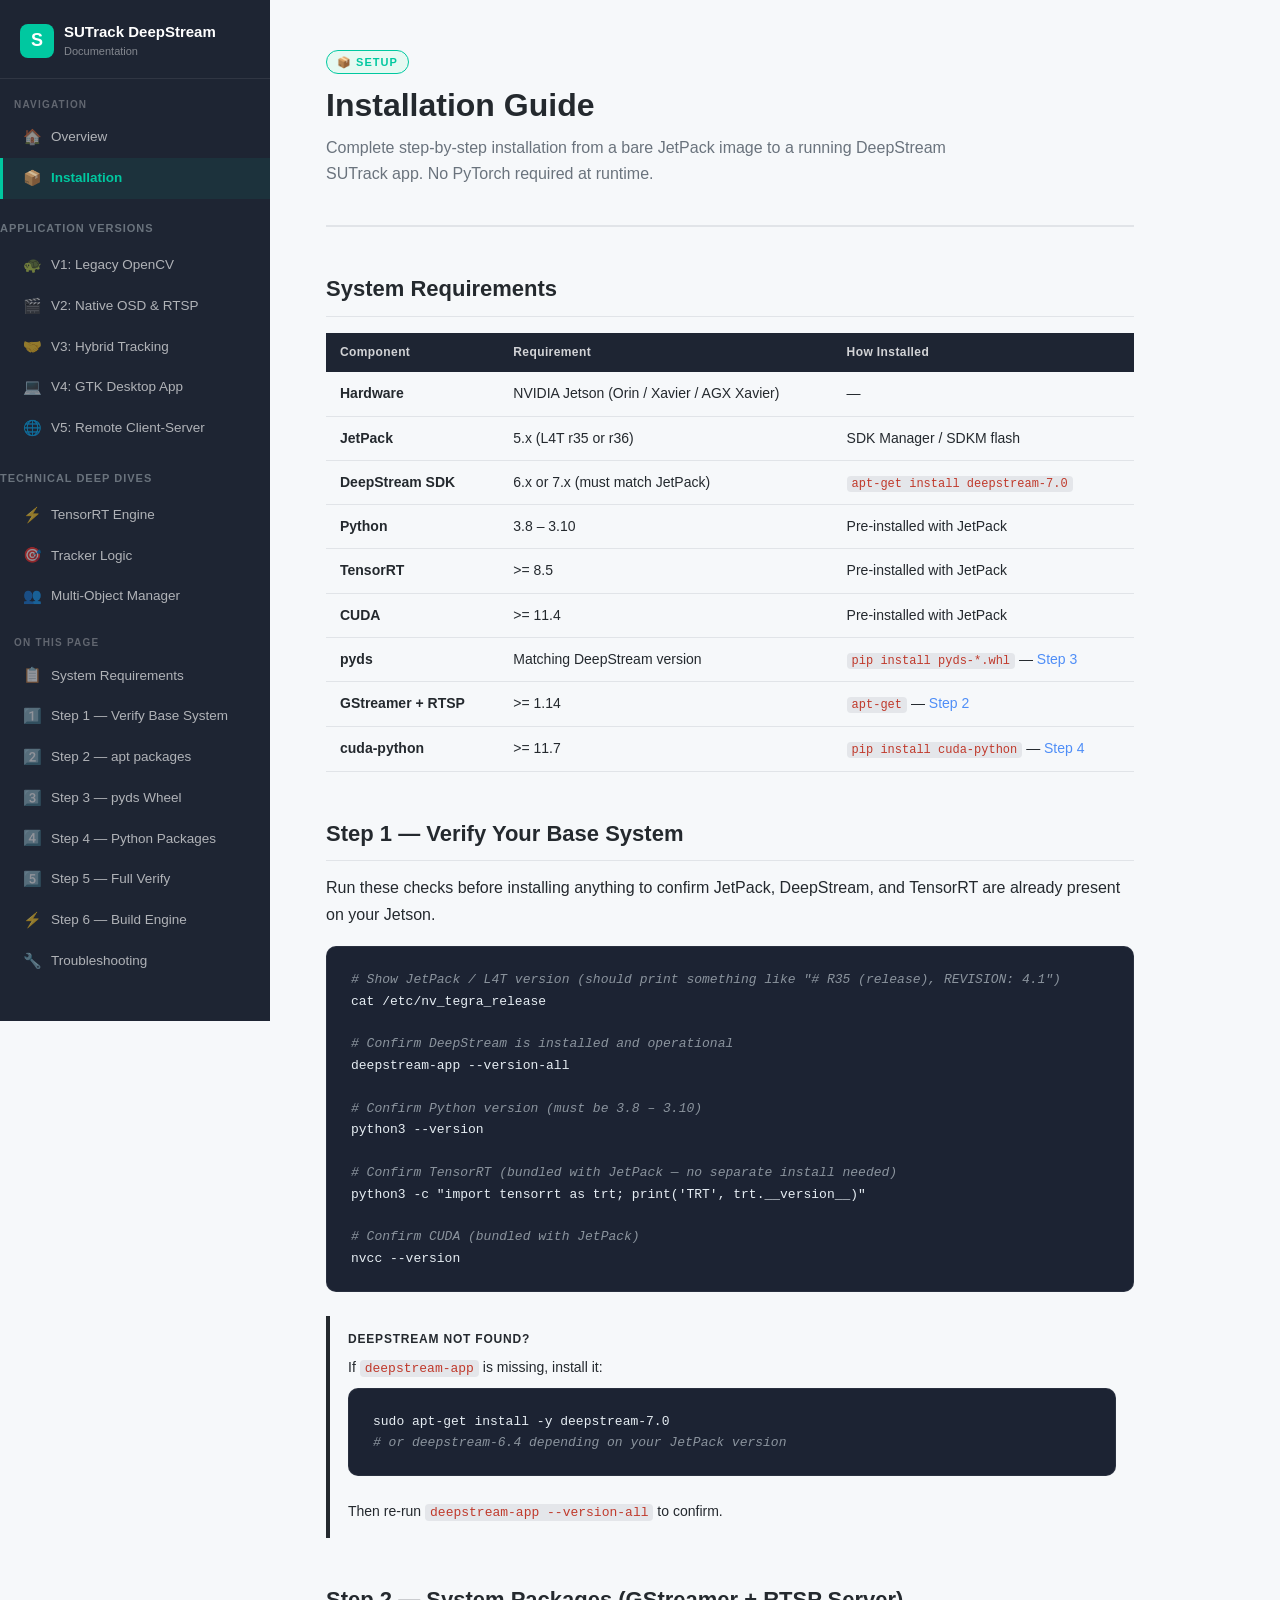
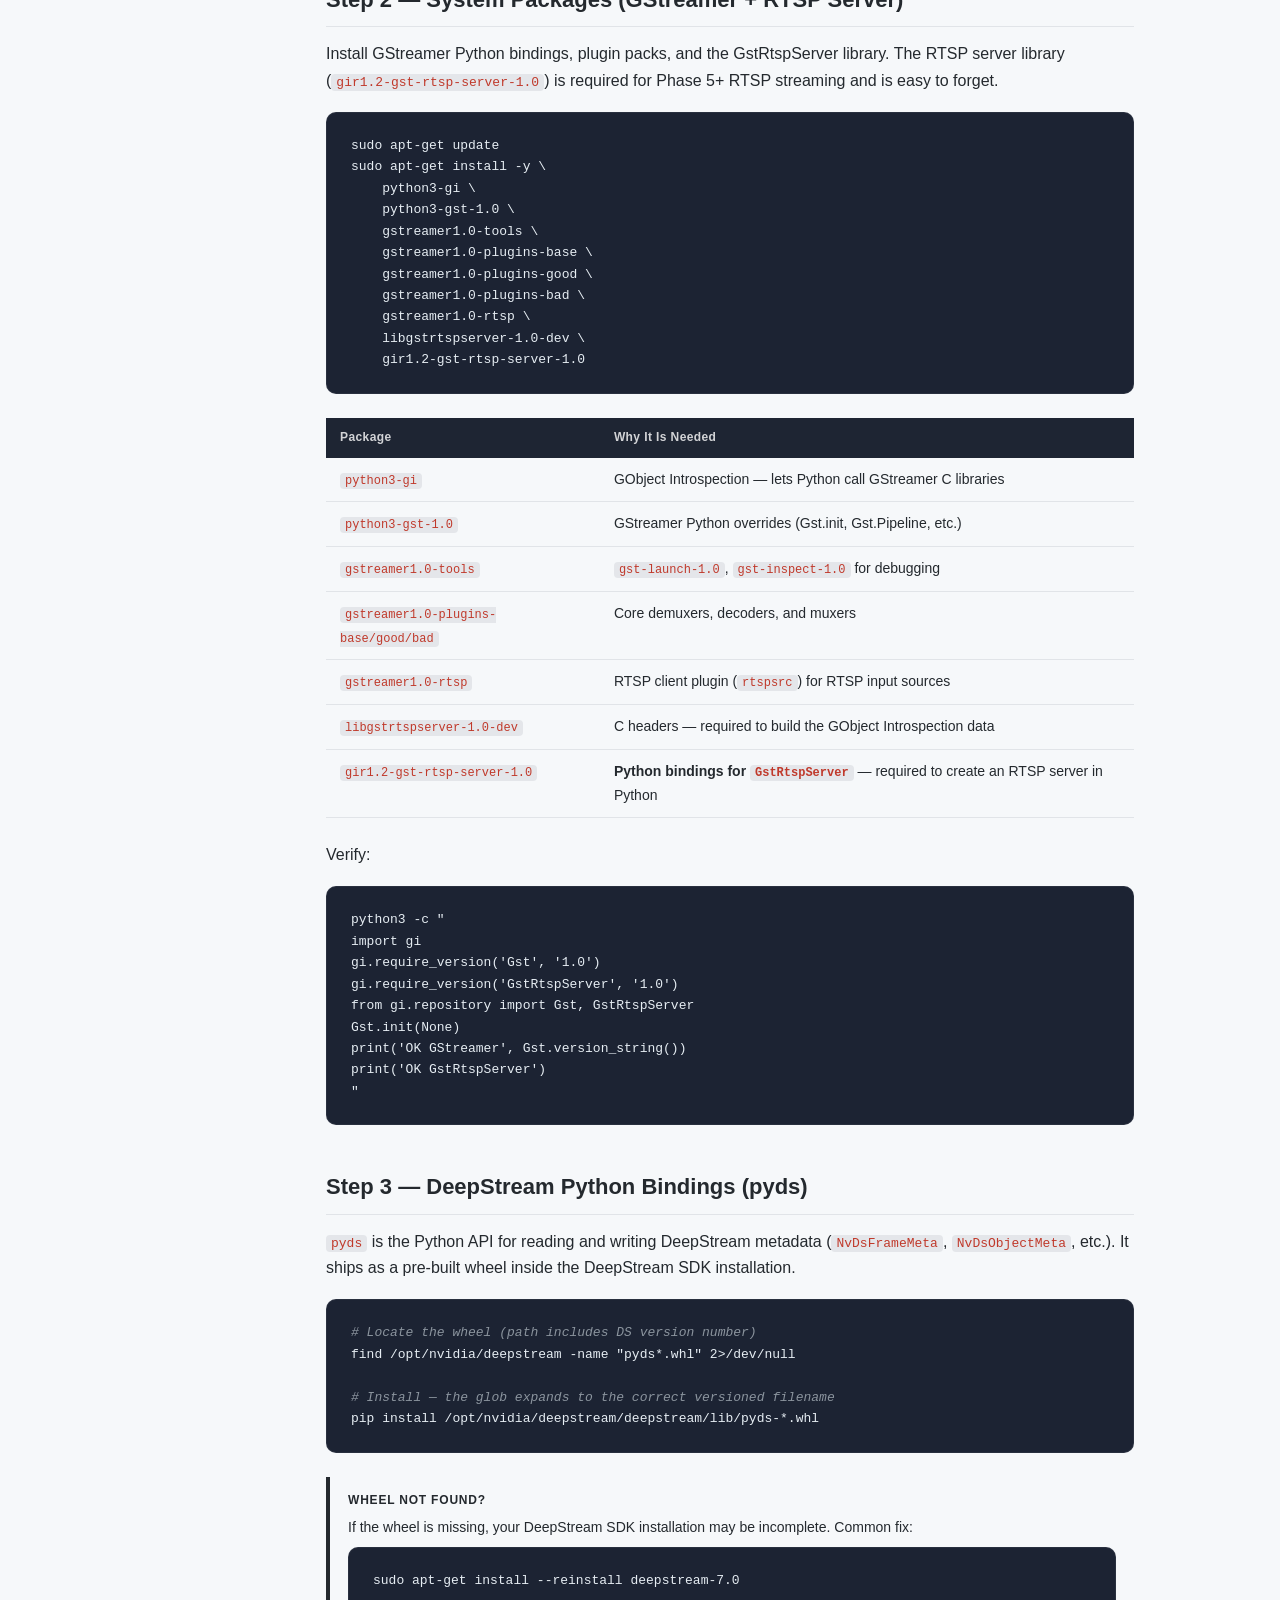
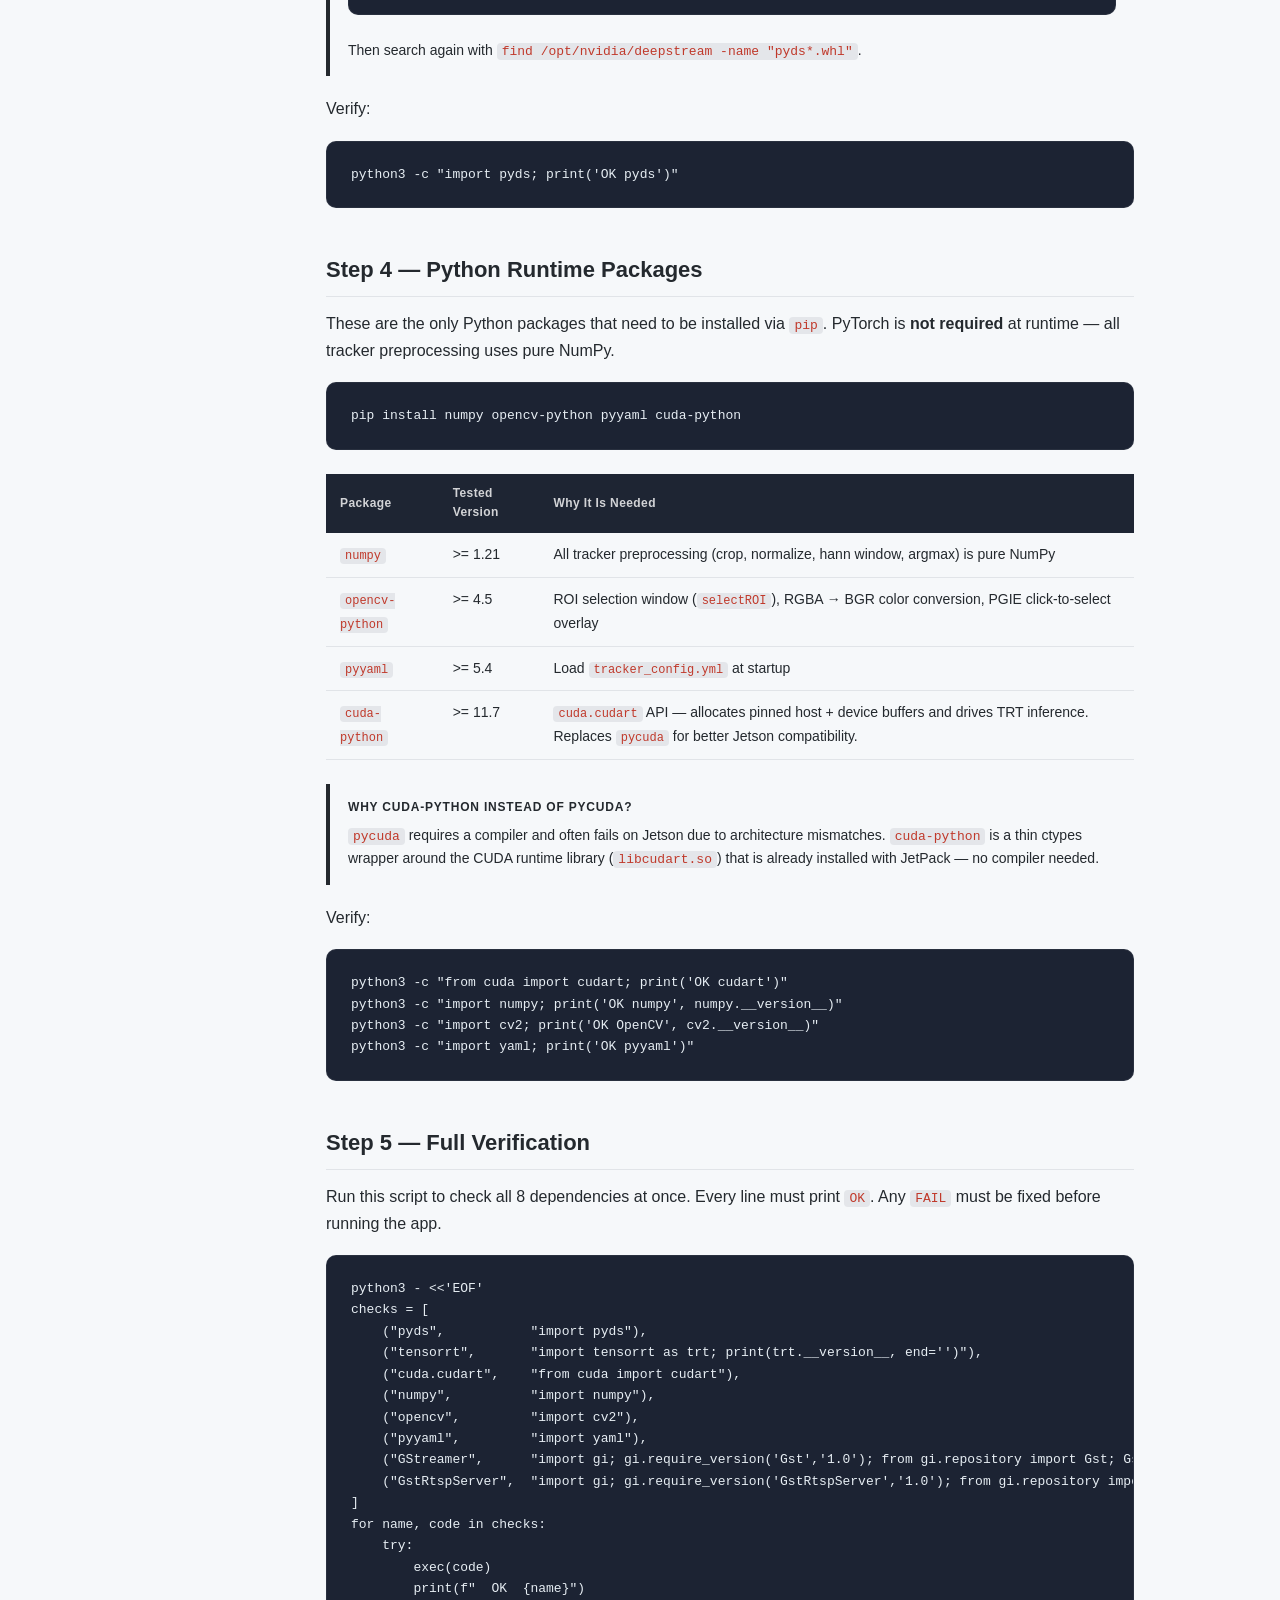
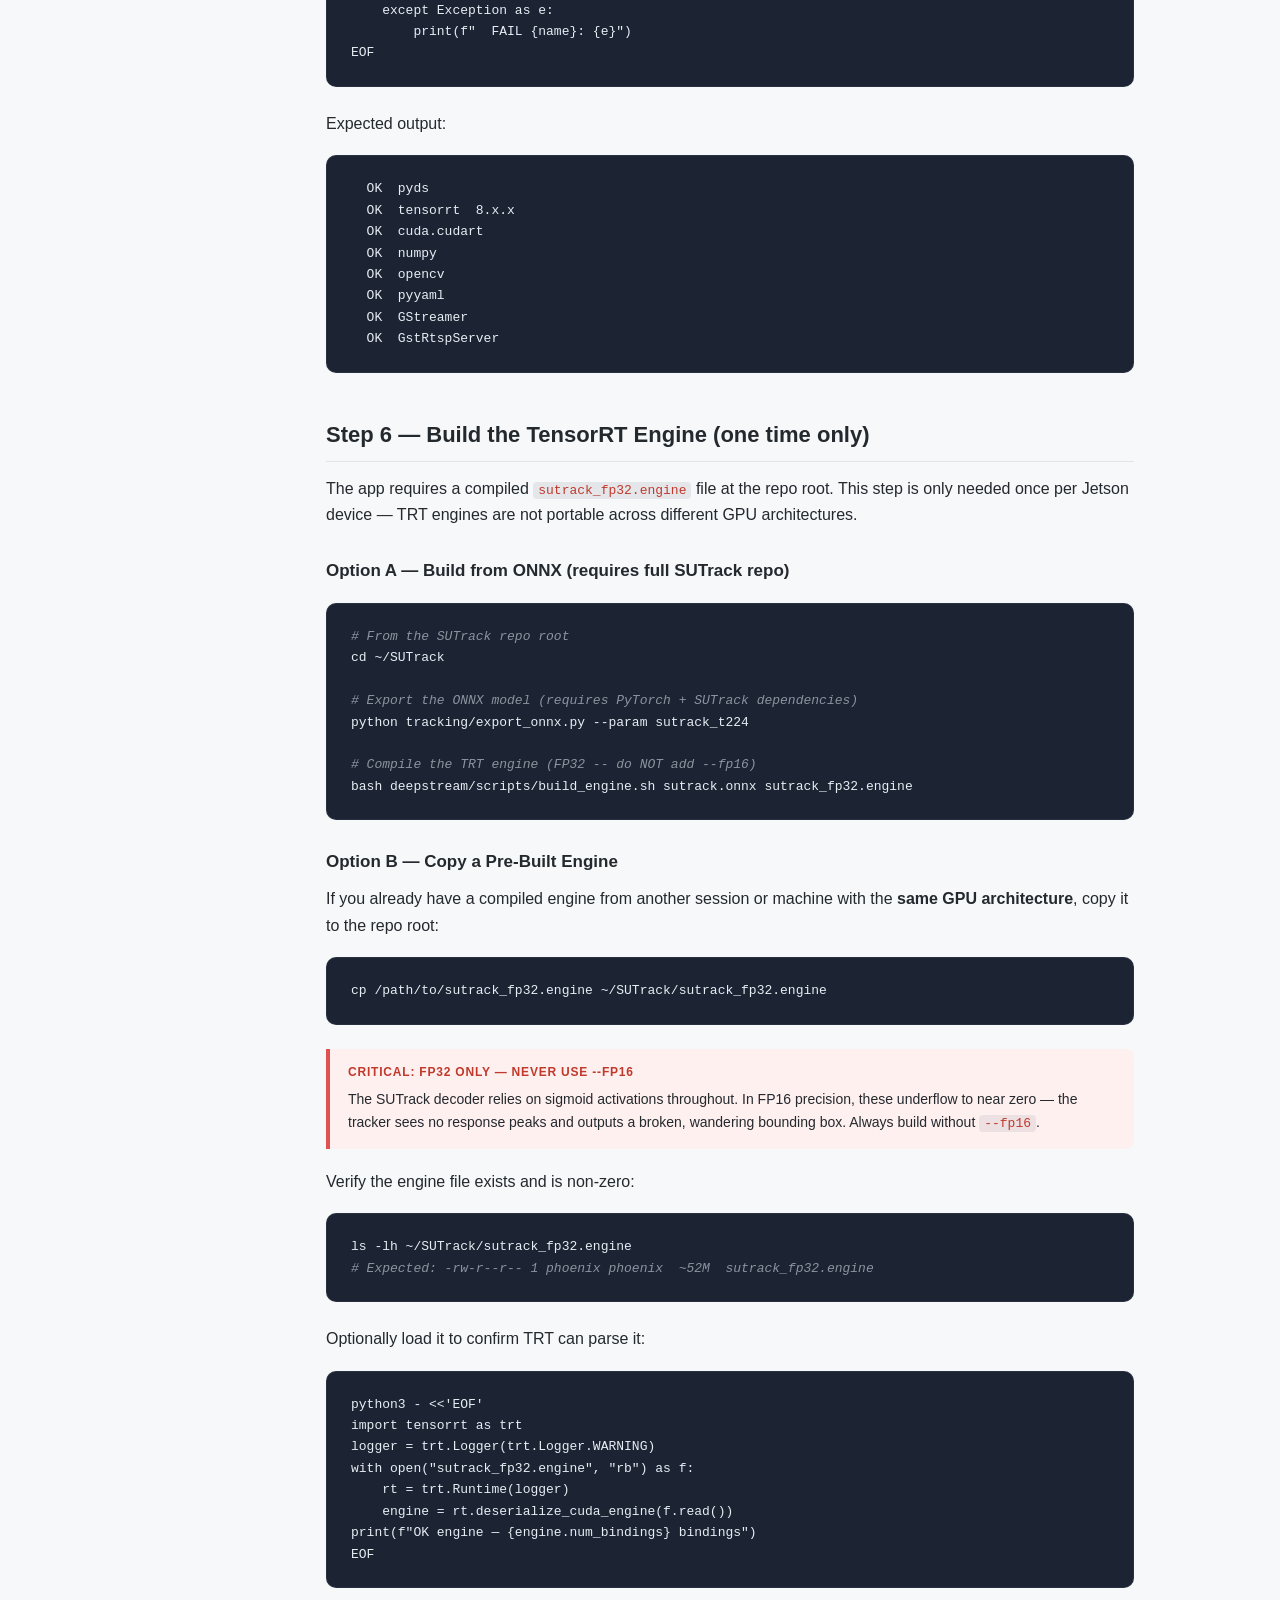
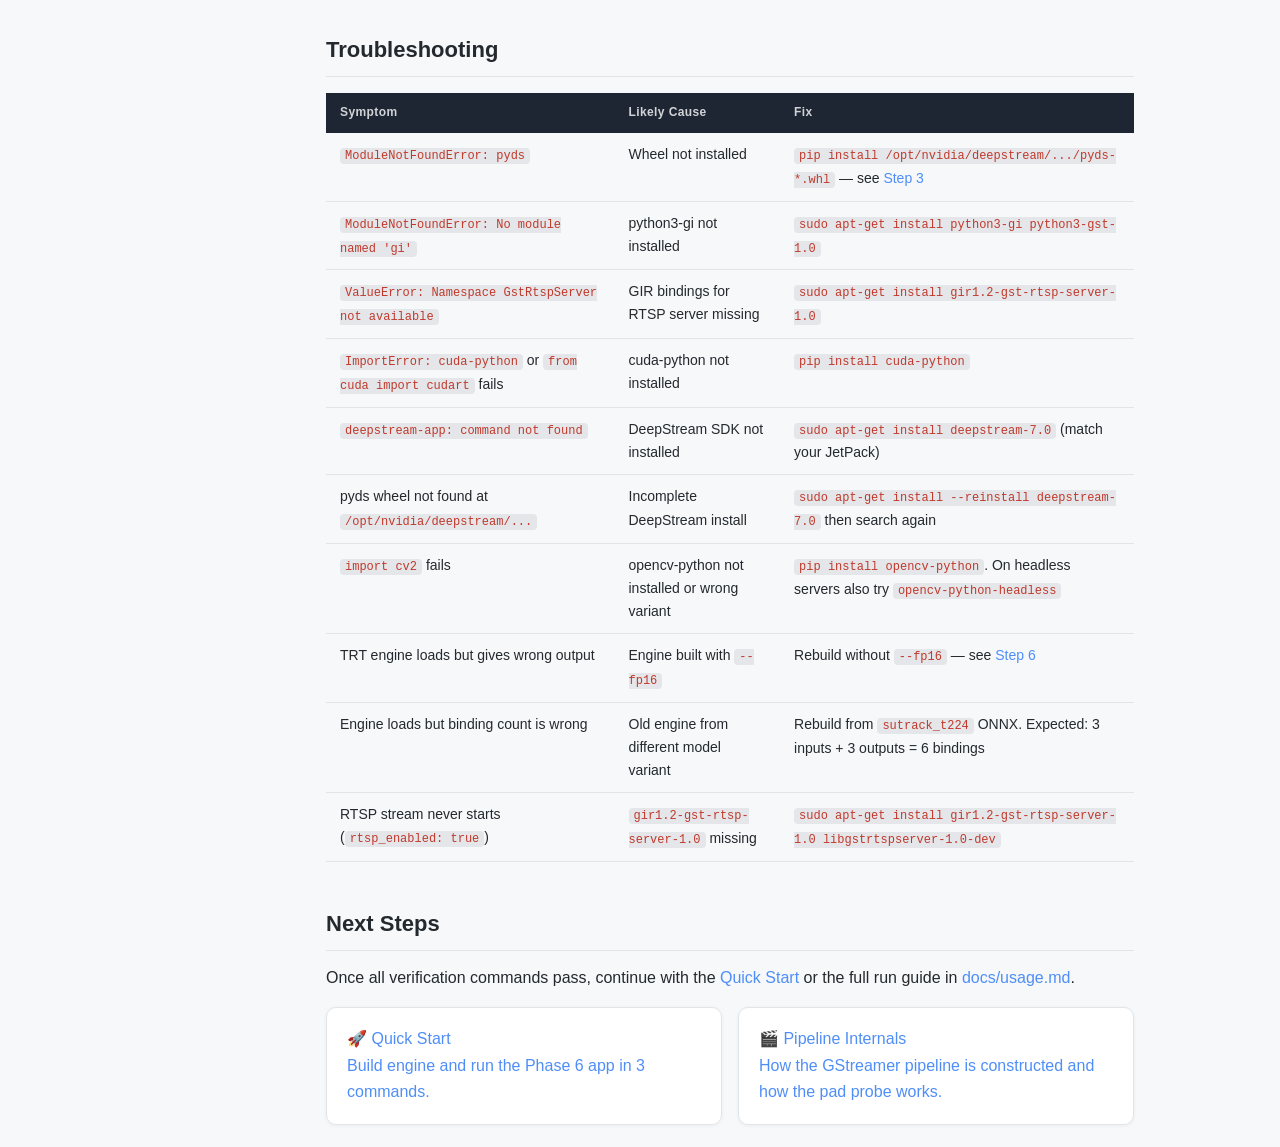
<file: deepstream/docs/html/install.html>
<!DOCTYPE html>
<html lang="en">
<head>
  <meta charset="UTF-8" />
  <meta name="viewport" content="width=device-width, initial-scale=1.0" />
  <title>Installation — SUTrack DeepStream Docs</title>
  <link rel="stylesheet" href="style.css" />
</head>
<body>

<!-- ═══════════════════════════════════════════════════════ SIDEBAR -->
<aside class="sidebar">
  <a class="sidebar-logo" href="index.html">
    <div class="logo-icon">S</div>
    <div>
      <div class="logo-text">SUTrack DeepStream</div>
      <div class="logo-sub">Documentation</div>
    </div>
  </a>

  <div class="sidebar-section">Navigation</div>
  <nav>
    <a href="index.html"><span class="nav-icon">🏠</span> Overview</a>
    <a href="install.html" class="active"><span class="nav-icon">📦</span> Installation</a>
    
    <div style="margin: 20px 0 8px 0; font-size: 11px; text-transform: uppercase; letter-spacing: 1px; color: var(--muted); font-weight: 600;">Application Versions</div>
    <a href="v1_legacy.html"><span class="nav-icon">🐢</span> V1: Legacy OpenCV</a>
    <a href="v2_native.html"><span class="nav-icon">🎬</span> V2: Native OSD &amp; RTSP</a>
    <a href="v3_hybrid.html"><span class="nav-icon">🤝</span> V3: Hybrid Tracking</a>
    <a href="v4_desktop.html"><span class="nav-icon">💻</span> V4: GTK Desktop App</a>
    <a href="v5_remote.html"><span class="nav-icon">🌐</span> V5: Remote Client-Server</a>

    <div style="margin: 20px 0 8px 0; font-size: 11px; text-transform: uppercase; letter-spacing: 1px; color: var(--muted); font-weight: 600;">Technical Deep Dives</div>
    <a href="engine.html"><span class="nav-icon">⚡</span> TensorRT Engine</a>
    <a href="tracker-logic.html"><span class="nav-icon">🎯</span> Tracker Logic</a>
    <a href="multi-object.html"><span class="nav-icon">👥</span> Multi-Object Manager</a>
  </nav>

  <div class="sidebar-section">On This Page</div>
  <nav>
    <a href="#requirements"><span class="nav-icon">📋</span> System Requirements</a>
    <a href="#step1"><span class="nav-icon">1️⃣</span> Step 1 — Verify Base System</a>
    <a href="#step2"><span class="nav-icon">2️⃣</span> Step 2 — apt packages</a>
    <a href="#step3"><span class="nav-icon">3️⃣</span> Step 3 — pyds Wheel</a>
    <a href="#step4"><span class="nav-icon">4️⃣</span> Step 4 — Python Packages</a>
    <a href="#step5"><span class="nav-icon">5️⃣</span> Step 5 — Full Verify</a>
    <a href="#engine"><span class="nav-icon">⚡</span> Step 6 — Build Engine</a>
    <a href="#troubleshoot"><span class="nav-icon">🔧</span> Troubleshooting</a>
  </nav>
</aside>

<!-- ═══════════════════════════════════════════════════════ CONTENT -->
<main class="content">

  <div class="page-header">
    <div class="page-badge">📦 Setup</div>
    <h1>Installation Guide</h1>
    <p>
      Complete step-by-step installation from a bare JetPack image to a running
      DeepStream SUTrack app. No PyTorch required at runtime.
    </p>
  </div>

  <!-- ── System Requirements ────────────────────────────── -->
  <h2 id="requirements">System Requirements</h2>

  <table>
    <thead>
      <tr><th>Component</th><th>Requirement</th><th>How Installed</th></tr>
    </thead>
    <tbody>
      <tr>
        <td><strong>Hardware</strong></td>
        <td>NVIDIA Jetson (Orin / Xavier / AGX Xavier)</td>
        <td>—</td>
      </tr>
      <tr>
        <td><strong>JetPack</strong></td>
        <td>5.x (L4T r35 or r36)</td>
        <td>SDK Manager / SDKM flash</td>
      </tr>
      <tr>
        <td><strong>DeepStream SDK</strong></td>
        <td>6.x or 7.x (must match JetPack)</td>
        <td><code>apt-get install deepstream-7.0</code></td>
      </tr>
      <tr>
        <td><strong>Python</strong></td>
        <td>3.8 – 3.10</td>
        <td>Pre-installed with JetPack</td>
      </tr>
      <tr>
        <td><strong>TensorRT</strong></td>
        <td>>= 8.5</td>
        <td>Pre-installed with JetPack</td>
      </tr>
      <tr>
        <td><strong>CUDA</strong></td>
        <td>>= 11.4</td>
        <td>Pre-installed with JetPack</td>
      </tr>
      <tr>
        <td><strong>pyds</strong></td>
        <td>Matching DeepStream version</td>
        <td><code>pip install pyds-*.whl</code> — <a href="#step3">Step 3</a></td>
      </tr>
      <tr>
        <td><strong>GStreamer + RTSP</strong></td>
        <td>>= 1.14</td>
        <td><code>apt-get</code> — <a href="#step2">Step 2</a></td>
      </tr>
      <tr>
        <td><strong>cuda-python</strong></td>
        <td>>= 11.7</td>
        <td><code>pip install cuda-python</code> — <a href="#step4">Step 4</a></td>
      </tr>
    </tbody>
  </table>

  <!-- ── Step 1 ──────────────────────────────────────────── -->
  <h2 id="step1">Step 1 — Verify Your Base System</h2>
  <p>
    Run these checks before installing anything to confirm JetPack, DeepStream, and
    TensorRT are already present on your Jetson.
  </p>

  <pre><code><span class="cm"># Show JetPack / L4T version (should print something like "# R35 (release), REVISION: 4.1")</span>
cat /etc/nv_tegra_release

<span class="cm"># Confirm DeepStream is installed and operational</span>
deepstream-app --version-all

<span class="cm"># Confirm Python version (must be 3.8 – 3.10)</span>
python3 --version

<span class="cm"># Confirm TensorRT (bundled with JetPack — no separate install needed)</span>
python3 -c "import tensorrt as trt; print('TRT', trt.__version__)"

<span class="cm"># Confirm CUDA (bundled with JetPack)</span>
nvcc --version</code></pre>

  <div class="callout note">
    <div class="callout-title">DeepStream Not Found?</div>
    If <code>deepstream-app</code> is missing, install it:
    <pre style="margin-top:0.5rem"><code>sudo apt-get install -y deepstream-7.0
<span class="cm"># or deepstream-6.4 depending on your JetPack version</span></code></pre>
    Then re-run <code>deepstream-app --version-all</code> to confirm.
  </div>

  <!-- ── Step 2 ──────────────────────────────────────────── -->
  <h2 id="step2">Step 2 — System Packages (GStreamer + RTSP Server)</h2>
  <p>
    Install GStreamer Python bindings, plugin packs, and the GstRtspServer library.
    The RTSP server library (<code>gir1.2-gst-rtsp-server-1.0</code>) is required for
    Phase 5+ RTSP streaming and is easy to forget.
  </p>

  <pre><code>sudo apt-get update
sudo apt-get install -y \
    python3-gi \
    python3-gst-1.0 \
    gstreamer1.0-tools \
    gstreamer1.0-plugins-base \
    gstreamer1.0-plugins-good \
    gstreamer1.0-plugins-bad \
    gstreamer1.0-rtsp \
    libgstrtspserver-1.0-dev \
    gir1.2-gst-rtsp-server-1.0</code></pre>

  <table>
    <thead>
      <tr><th>Package</th><th>Why It Is Needed</th></tr>
    </thead>
    <tbody>
      <tr><td><code>python3-gi</code></td><td>GObject Introspection — lets Python call GStreamer C libraries</td></tr>
      <tr><td><code>python3-gst-1.0</code></td><td>GStreamer Python overrides (Gst.init, Gst.Pipeline, etc.)</td></tr>
      <tr><td><code>gstreamer1.0-tools</code></td><td><code>gst-launch-1.0</code>, <code>gst-inspect-1.0</code> for debugging</td></tr>
      <tr><td><code>gstreamer1.0-plugins-base/good/bad</code></td><td>Core demuxers, decoders, and muxers</td></tr>
      <tr><td><code>gstreamer1.0-rtsp</code></td><td>RTSP client plugin (<code>rtspsrc</code>) for RTSP input sources</td></tr>
      <tr><td><code>libgstrtspserver-1.0-dev</code></td><td>C headers — required to build the GObject Introspection data</td></tr>
      <tr><td><code>gir1.2-gst-rtsp-server-1.0</code></td><td><strong>Python bindings for <code>GstRtspServer</code></strong> — required to create an RTSP server in Python</td></tr>
    </tbody>
  </table>

  <p>Verify:</p>
  <pre><code>python3 -c "
import gi
gi.require_version('Gst', '1.0')
gi.require_version('GstRtspServer', '1.0')
from gi.repository import Gst, GstRtspServer
Gst.init(None)
print('OK GStreamer', Gst.version_string())
print('OK GstRtspServer')
"</code></pre>

  <!-- ── Step 3 ──────────────────────────────────────────── -->
  <h2 id="step3">Step 3 — DeepStream Python Bindings (pyds)</h2>
  <p>
    <code>pyds</code> is the Python API for reading and writing DeepStream metadata
    (<code>NvDsFrameMeta</code>, <code>NvDsObjectMeta</code>, etc.). It ships as a
    pre-built wheel inside the DeepStream SDK installation.
  </p>

  <pre><code><span class="cm"># Locate the wheel (path includes DS version number)</span>
find /opt/nvidia/deepstream -name "pyds*.whl" 2>/dev/null

<span class="cm"># Install — the glob expands to the correct versioned filename</span>
pip install /opt/nvidia/deepstream/deepstream/lib/pyds-*.whl</code></pre>

  <div class="callout note">
    <div class="callout-title">Wheel Not Found?</div>
    If the wheel is missing, your DeepStream SDK installation may be incomplete.
    Common fix:
    <pre style="margin-top:0.5rem"><code>sudo apt-get install --reinstall deepstream-7.0</code></pre>
    Then search again with <code>find /opt/nvidia/deepstream -name "pyds*.whl"</code>.
  </div>

  <p>Verify:</p>
  <pre><code>python3 -c "import pyds; print('OK pyds')"</code></pre>

  <!-- ── Step 4 ──────────────────────────────────────────── -->
  <h2 id="step4">Step 4 — Python Runtime Packages</h2>
  <p>
    These are the only Python packages that need to be installed via <code>pip</code>.
    PyTorch is <strong>not required</strong> at runtime — all tracker preprocessing uses
    pure NumPy.
  </p>

  <pre><code>pip install numpy opencv-python pyyaml cuda-python</code></pre>

  <table>
    <thead>
      <tr><th>Package</th><th>Tested Version</th><th>Why It Is Needed</th></tr>
    </thead>
    <tbody>
      <tr>
        <td><code>numpy</code></td>
        <td>>= 1.21</td>
        <td>All tracker preprocessing (crop, normalize, hann window, argmax) is pure NumPy</td>
      </tr>
      <tr>
        <td><code>opencv-python</code></td>
        <td>>= 4.5</td>
        <td>ROI selection window (<code>selectROI</code>), RGBA → BGR color conversion, PGIE click-to-select overlay</td>
      </tr>
      <tr>
        <td><code>pyyaml</code></td>
        <td>>= 5.4</td>
        <td>Load <code>tracker_config.yml</code> at startup</td>
      </tr>
      <tr>
        <td><code>cuda-python</code></td>
        <td>>= 11.7</td>
        <td><code>cuda.cudart</code> API — allocates pinned host + device buffers and drives TRT inference. Replaces <code>pycuda</code> for better Jetson compatibility.</td>
      </tr>
    </tbody>
  </table>

  <div class="callout note">
    <div class="callout-title">Why cuda-python instead of pycuda?</div>
    <code>pycuda</code> requires a compiler and often fails on Jetson due to architecture
    mismatches. <code>cuda-python</code> is a thin ctypes wrapper around the CUDA runtime
    library (<code>libcudart.so</code>) that is already installed with JetPack — no compiler needed.
  </div>

  <p>Verify:</p>
  <pre><code>python3 -c "from cuda import cudart; print('OK cudart')"
python3 -c "import numpy; print('OK numpy', numpy.__version__)"
python3 -c "import cv2; print('OK OpenCV', cv2.__version__)"
python3 -c "import yaml; print('OK pyyaml')"</code></pre>

  <!-- ── Step 5 ──────────────────────────────────────────── -->
  <h2 id="step5">Step 5 — Full Verification</h2>
  <p>
    Run this script to check all 8 dependencies at once. Every line must print
    <code>OK</code>. Any <code>FAIL</code> must be fixed before running the app.
  </p>

  <pre><code>python3 - &lt;&lt;'EOF'
checks = [
    ("pyds",           "import pyds"),
    ("tensorrt",       "import tensorrt as trt; print(trt.__version__, end='')"),
    ("cuda.cudart",    "from cuda import cudart"),
    ("numpy",          "import numpy"),
    ("opencv",         "import cv2"),
    ("pyyaml",         "import yaml"),
    ("GStreamer",      "import gi; gi.require_version('Gst','1.0'); from gi.repository import Gst; Gst.init(None)"),
    ("GstRtspServer",  "import gi; gi.require_version('GstRtspServer','1.0'); from gi.repository import GstRtspServer"),
]
for name, code in checks:
    try:
        exec(code)
        print(f"  OK  {name}")
    except Exception as e:
        print(f"  FAIL {name}: {e}")
EOF</code></pre>

  <p>Expected output:</p>
  <pre><code>  OK  pyds
  OK  tensorrt  8.x.x
  OK  cuda.cudart
  OK  numpy
  OK  opencv
  OK  pyyaml
  OK  GStreamer
  OK  GstRtspServer</code></pre>

  <!-- ── Step 6 ──────────────────────────────────────────── -->
  <h2 id="engine">Step 6 — Build the TensorRT Engine (one time only)</h2>
  <p>
    The app requires a compiled <code>sutrack_fp32.engine</code> file at the repo root.
    This step is only needed once per Jetson device — TRT engines are not portable across
    different GPU architectures.
  </p>

  <h3>Option A — Build from ONNX (requires full SUTrack repo)</h3>
  <pre><code><span class="cm"># From the SUTrack repo root</span>
cd ~/SUTrack

<span class="cm"># Export the ONNX model (requires PyTorch + SUTrack dependencies)</span>
python tracking/export_onnx.py --param sutrack_t224

<span class="cm"># Compile the TRT engine (FP32 -- do NOT add --fp16)</span>
bash deepstream/scripts/build_engine.sh sutrack.onnx sutrack_fp32.engine</code></pre>

  <h3>Option B — Copy a Pre-Built Engine</h3>
  <p>
    If you already have a compiled engine from another session or machine with the
    <strong>same GPU architecture</strong>, copy it to the repo root:
  </p>
  <pre><code>cp /path/to/sutrack_fp32.engine ~/SUTrack/sutrack_fp32.engine</code></pre>

  <div class="callout rule">
    <div class="callout-title">Critical: FP32 Only — Never Use --fp16</div>
    The SUTrack decoder relies on sigmoid activations throughout. In FP16 precision,
    these underflow to near zero — the tracker sees no response peaks and outputs a
    broken, wandering bounding box. Always build without <code>--fp16</code>.
  </div>

  <p>Verify the engine file exists and is non-zero:</p>
  <pre><code>ls -lh ~/SUTrack/sutrack_fp32.engine
<span class="cm"># Expected: -rw-r--r-- 1 phoenix phoenix  ~52M  sutrack_fp32.engine</span></code></pre>

  <p>Optionally load it to confirm TRT can parse it:</p>
  <pre><code>python3 - &lt;&lt;'EOF'
import tensorrt as trt
logger = trt.Logger(trt.Logger.WARNING)
with open("sutrack_fp32.engine", "rb") as f:
    rt = trt.Runtime(logger)
    engine = rt.deserialize_cuda_engine(f.read())
print(f"OK engine — {engine.num_bindings} bindings")
EOF</code></pre>

  <!-- ── Troubleshooting ─────────────────────────────────── -->
  <h2 id="troubleshoot">Troubleshooting</h2>

  <table>
    <thead>
      <tr><th>Symptom</th><th>Likely Cause</th><th>Fix</th></tr>
    </thead>
    <tbody>
      <tr>
        <td><code>ModuleNotFoundError: pyds</code></td>
        <td>Wheel not installed</td>
        <td><code>pip install /opt/nvidia/deepstream/.../pyds-*.whl</code> — see <a href="#step3">Step 3</a></td>
      </tr>
      <tr>
        <td><code>ModuleNotFoundError: No module named 'gi'</code></td>
        <td>python3-gi not installed</td>
        <td><code>sudo apt-get install python3-gi python3-gst-1.0</code></td>
      </tr>
      <tr>
        <td><code>ValueError: Namespace GstRtspServer not available</code></td>
        <td>GIR bindings for RTSP server missing</td>
        <td><code>sudo apt-get install gir1.2-gst-rtsp-server-1.0</code></td>
      </tr>
      <tr>
        <td><code>ImportError: cuda-python</code> or <code>from cuda import cudart</code> fails</td>
        <td>cuda-python not installed</td>
        <td><code>pip install cuda-python</code></td>
      </tr>
      <tr>
        <td><code>deepstream-app: command not found</code></td>
        <td>DeepStream SDK not installed</td>
        <td><code>sudo apt-get install deepstream-7.0</code> (match your JetPack)</td>
      </tr>
      <tr>
        <td>pyds wheel not found at <code>/opt/nvidia/deepstream/...</code></td>
        <td>Incomplete DeepStream install</td>
        <td><code>sudo apt-get install --reinstall deepstream-7.0</code> then search again</td>
      </tr>
      <tr>
        <td><code>import cv2</code> fails</td>
        <td>opencv-python not installed or wrong variant</td>
        <td><code>pip install opencv-python</code>. On headless servers also try <code>opencv-python-headless</code></td>
      </tr>
      <tr>
        <td>TRT engine loads but gives wrong output</td>
        <td>Engine built with <code>--fp16</code></td>
        <td>Rebuild without <code>--fp16</code> — see <a href="#engine">Step 6</a></td>
      </tr>
      <tr>
        <td>Engine loads but binding count is wrong</td>
        <td>Old engine from different model variant</td>
        <td>Rebuild from <code>sutrack_t224</code> ONNX. Expected: 3 inputs + 3 outputs = 6 bindings</td>
      </tr>
      <tr>
        <td>RTSP stream never starts (<code>rtsp_enabled: true</code>)</td>
        <td><code>gir1.2-gst-rtsp-server-1.0</code> missing</td>
        <td><code>sudo apt-get install gir1.2-gst-rtsp-server-1.0 libgstrtspserver-1.0-dev</code></td>
      </tr>
    </tbody>
  </table>

  <!-- ── Next Step ──────────────────────────────────────── -->
  <h2>Next Steps</h2>
  <p>
    Once all verification commands pass, continue with the
    <a href="index.html#quickstart">Quick Start</a> or the full run guide in
    <a href="../usage.md">docs/usage.md</a>.
  </p>

  <div style="display:grid;grid-template-columns:1fr 1fr;gap:1rem;margin-top:1rem">
    <a href="index.html#quickstart" class="card" style="text-decoration:none">
      <div class="card-title">🚀 Quick Start</div>
      <div class="card-body">Build engine and run the Phase 6 app in 3 commands.</div>
    </a>
    <a href="v1_legacy.html" class="card" style="text-decoration:none">
      <div class="card-title">🎬 Pipeline Internals</div>
      <div class="card-body">How the GStreamer pipeline is constructed and how the pad probe works.</div>
    </a>
  </div>

</main>
</body>
</html>
</file>
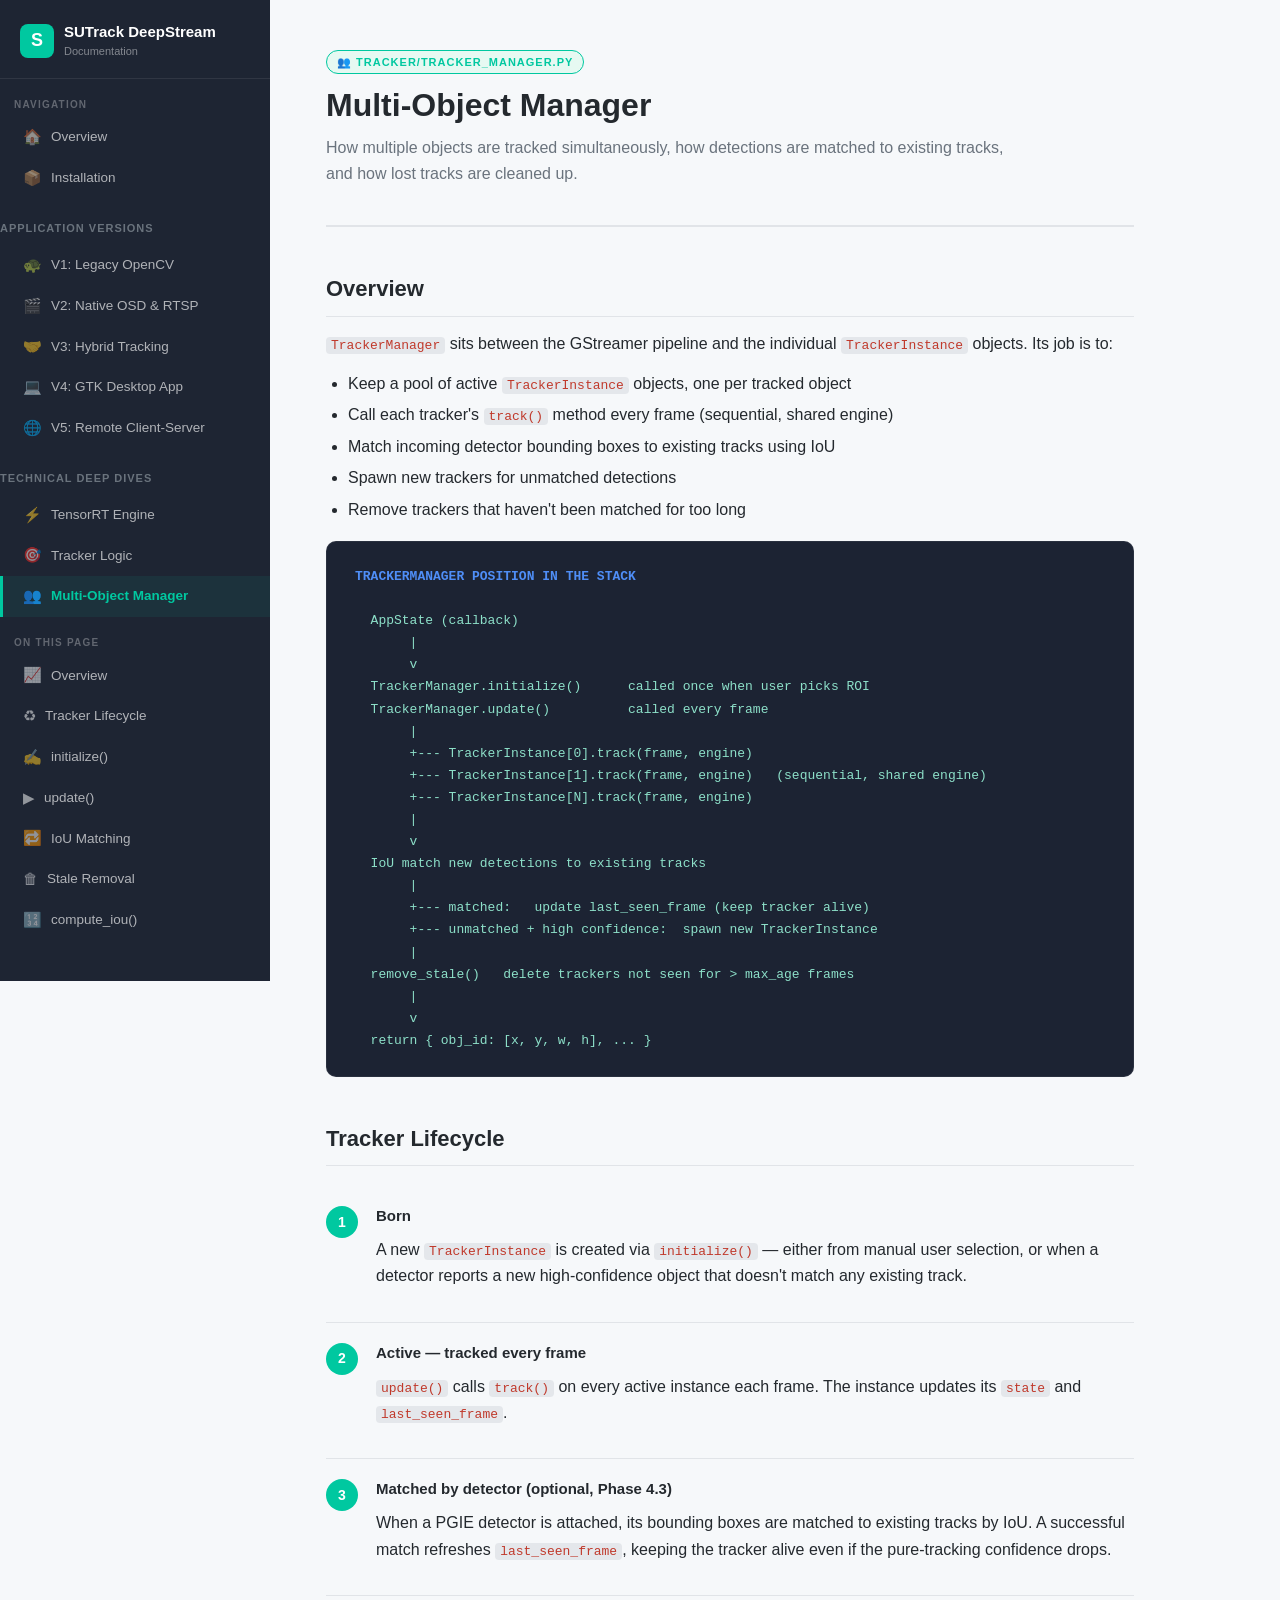
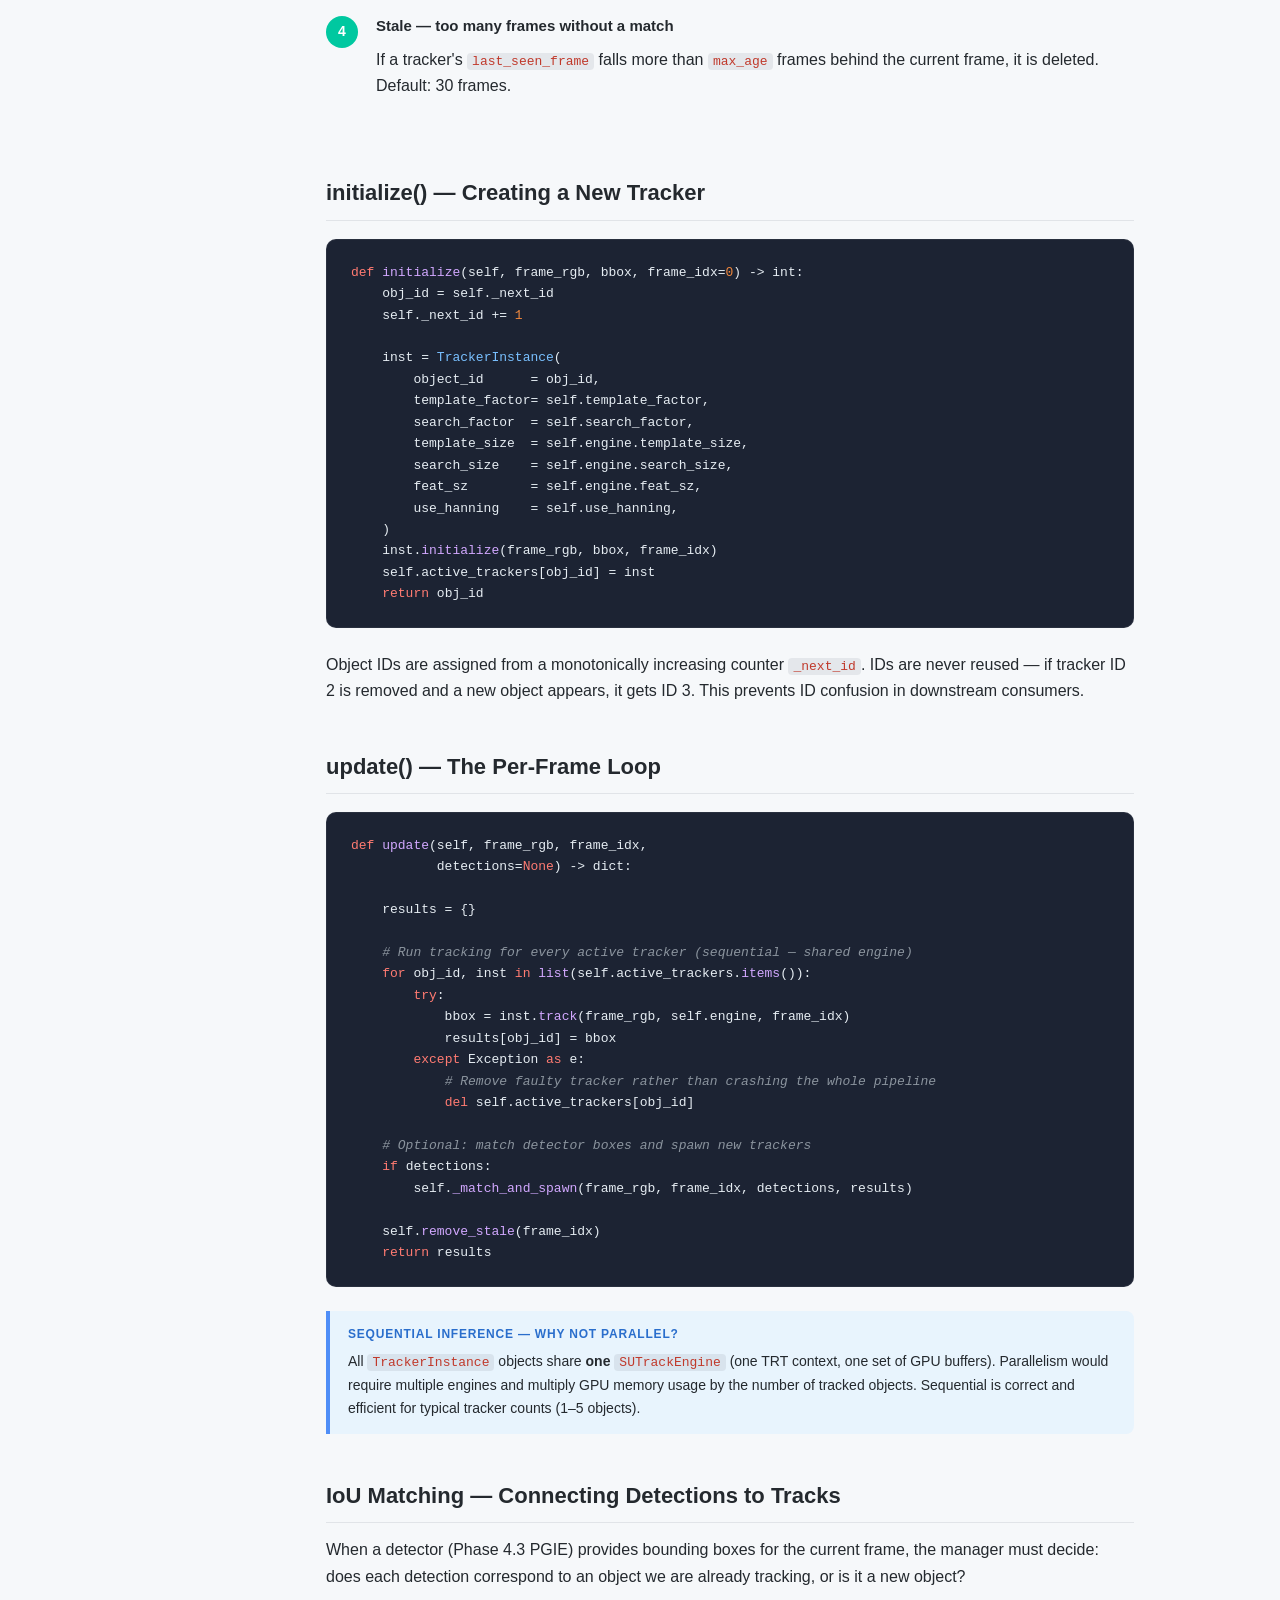
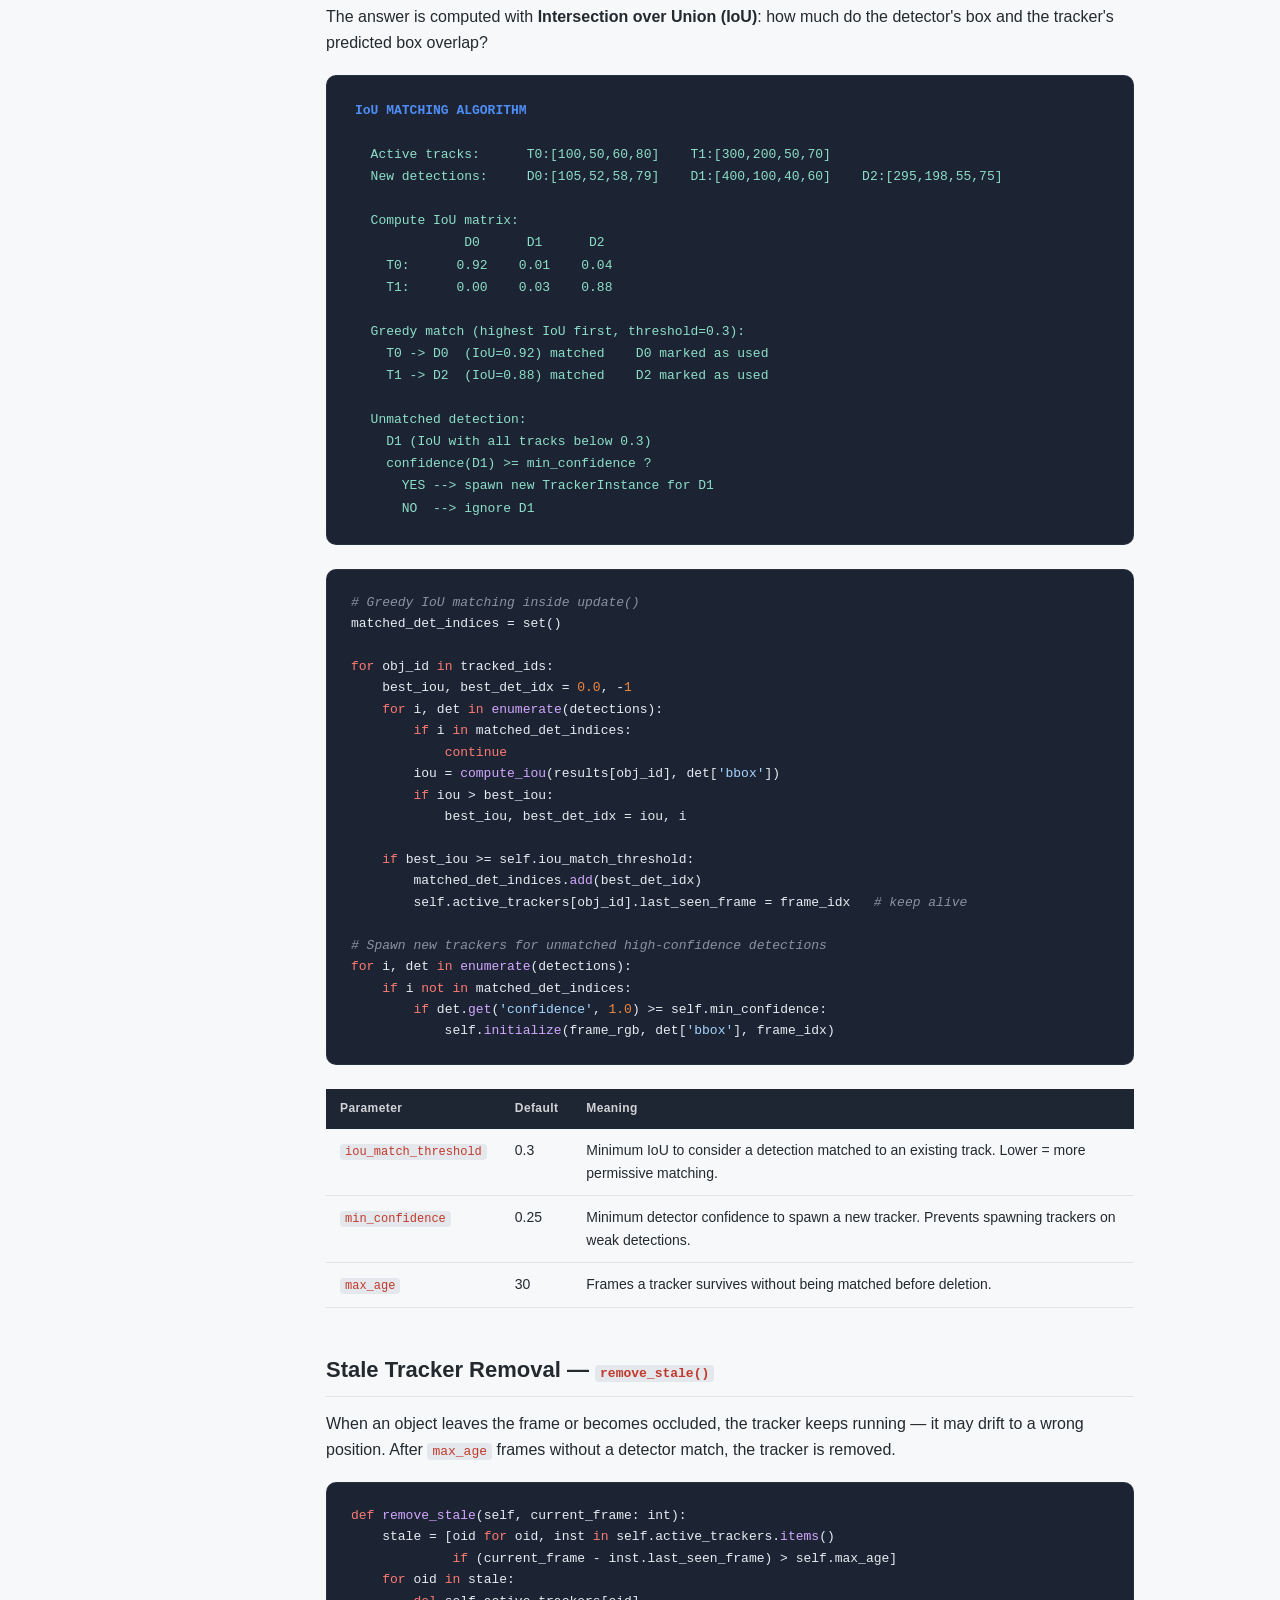
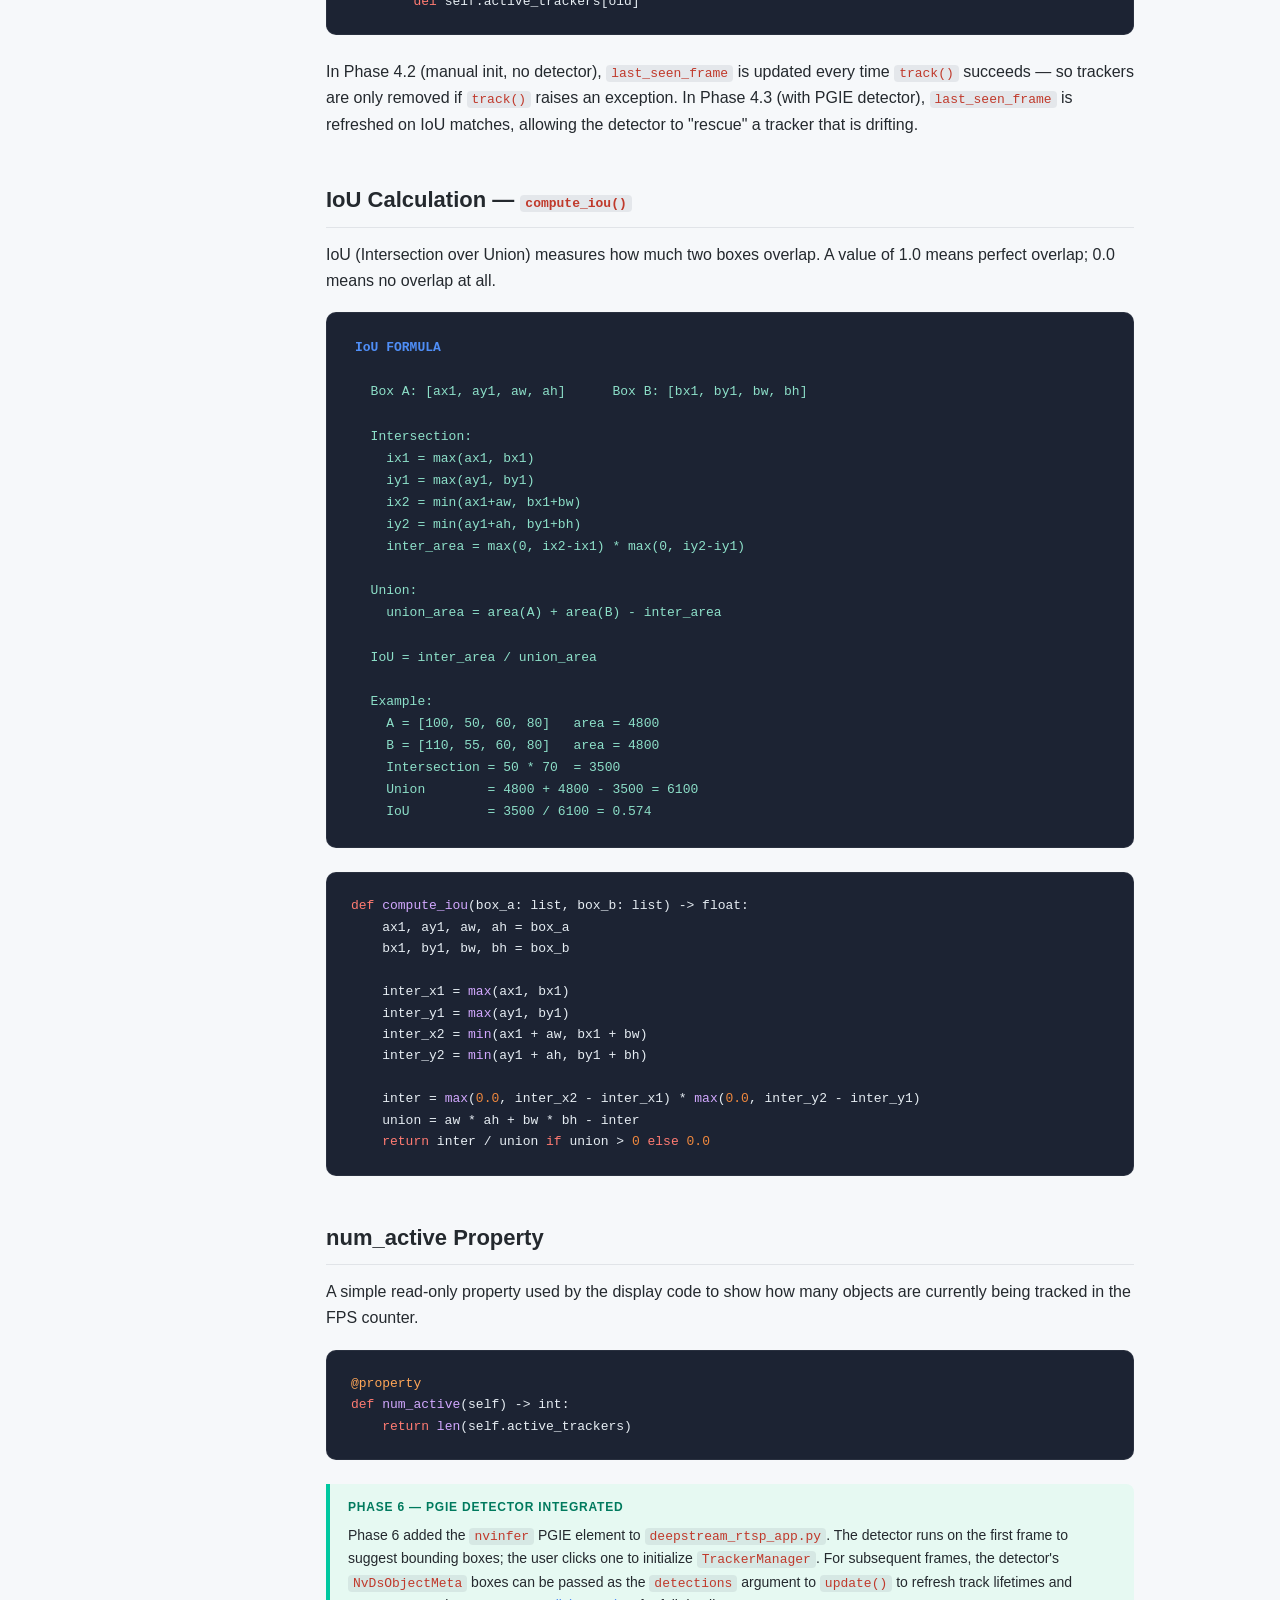
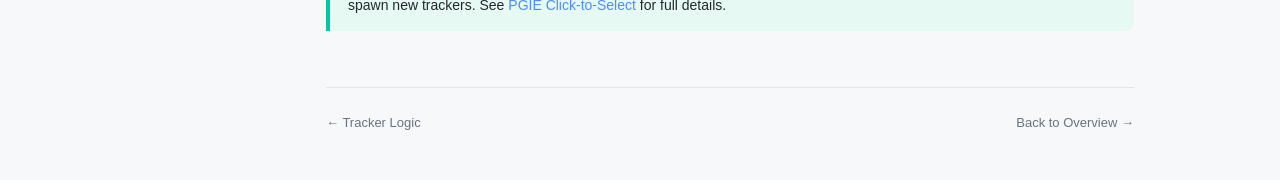
<file: deepstream/docs/html/multi-object.html>
<!DOCTYPE html>
<html lang="en">
<head>
  <meta charset="UTF-8" />
  <meta name="viewport" content="width=device-width, initial-scale=1.0" />
  <title>Multi-Object Manager — SUTrack DeepStream Docs</title>
  <link rel="stylesheet" href="style.css" />
</head>
<body>

<aside class="sidebar">
  <a class="sidebar-logo" href="index.html">
    <div class="logo-icon">S</div>
    <div>
      <div class="logo-text">SUTrack DeepStream</div>
      <div class="logo-sub">Documentation</div>
    </div>
  </a>
  <div class="sidebar-section">Navigation</div>
  <nav>
    <a href="index.html"><span class="nav-icon">🏠</span> Overview</a>
    <a href="install.html"><span class="nav-icon">📦</span> Installation</a>
    
    <div style="margin: 20px 0 8px 0; font-size: 11px; text-transform: uppercase; letter-spacing: 1px; color: var(--muted); font-weight: 600;">Application Versions</div>
    <a href="v1_legacy.html"><span class="nav-icon">🐢</span> V1: Legacy OpenCV</a>
    <a href="v2_native.html"><span class="nav-icon">🎬</span> V2: Native OSD &amp; RTSP</a>
    <a href="v3_hybrid.html"><span class="nav-icon">🤝</span> V3: Hybrid Tracking</a>
    <a href="v4_desktop.html"><span class="nav-icon">💻</span> V4: GTK Desktop App</a>
    <a href="v5_remote.html"><span class="nav-icon">🌐</span> V5: Remote Client-Server</a>

    <div style="margin: 20px 0 8px 0; font-size: 11px; text-transform: uppercase; letter-spacing: 1px; color: var(--muted); font-weight: 600;">Technical Deep Dives</div>
    <a href="engine.html"><span class="nav-icon">⚡</span> TensorRT Engine</a>
    <a href="tracker-logic.html"><span class="nav-icon">🎯</span> Tracker Logic</a>
    <a href="multi-object.html" class="active"><span class="nav-icon">👥</span> Multi-Object Manager</a>
  </nav>
  <div class="sidebar-section">On This Page</div>
  <nav>
    <a href="#overview"><span class="nav-icon">&#128200;</span> Overview</a>
    <a href="#lifecycle"><span class="nav-icon">&#9851;</span> Tracker Lifecycle</a>
    <a href="#initialize"><span class="nav-icon">&#9997;</span> initialize()</a>
    <a href="#update"><span class="nav-icon">&#9654;</span> update()</a>
    <a href="#iou-matching"><span class="nav-icon">&#128257;</span> IoU Matching</a>
    <a href="#stale"><span class="nav-icon">&#128465;</span> Stale Removal</a>
    <a href="#iou-math"><span class="nav-icon">&#128290;</span> compute_iou()</a>
  </nav>
</aside>

<main class="content">

  <div class="page-header">
    <div class="page-badge">&#128101; tracker/tracker_manager.py</div>
    <h1>Multi-Object Manager</h1>
    <p>How multiple objects are tracked simultaneously, how detections are matched to existing tracks, and how lost tracks are cleaned up.</p>
  </div>

  <h2 id="overview">Overview</h2>
  <p>
    <code>TrackerManager</code> sits between the GStreamer pipeline and the individual
    <code>TrackerInstance</code> objects. Its job is to:
  </p>
  <ul>
    <li>Keep a pool of active <code>TrackerInstance</code> objects, one per tracked object</li>
    <li>Call each tracker's <code>track()</code> method every frame (sequential, shared engine)</li>
    <li>Match incoming detector bounding boxes to existing tracks using IoU</li>
    <li>Spawn new trackers for unmatched detections</li>
    <li>Remove trackers that haven't been matched for too long</li>
  </ul>

  <div class="diagram"><span class="d-title">TRACKERMANAGER POSITION IN THE STACK</span>

  AppState (callback)
       |
       v
  TrackerManager.initialize()      called once when user picks ROI
  TrackerManager.update()          called every frame
       |
       +--- TrackerInstance[0].track(frame, engine)
       +--- TrackerInstance[1].track(frame, engine)   (sequential, shared engine)
       +--- TrackerInstance[N].track(frame, engine)
       |
       v
  IoU match new detections to existing tracks
       |
       +--- matched:   update last_seen_frame (keep tracker alive)
       +--- unmatched + high confidence:  spawn new TrackerInstance
       |
  remove_stale()   delete trackers not seen for > max_age frames
       |
       v
  return { obj_id: [x, y, w, h], ... }</div>

  <h2 id="lifecycle">Tracker Lifecycle</h2>

  <div class="steps">
    <div class="step">
      <div class="step-num">1</div>
      <div class="step-body">
        <h4>Born</h4>
        <p>A new <code>TrackerInstance</code> is created via <code>initialize()</code> — either from manual user selection, or when a detector reports a new high-confidence object that doesn't match any existing track.</p>
      </div>
    </div>
    <div class="step">
      <div class="step-num">2</div>
      <div class="step-body">
        <h4>Active — tracked every frame</h4>
        <p><code>update()</code> calls <code>track()</code> on every active instance each frame. The instance updates its <code>state</code> and <code>last_seen_frame</code>.</p>
      </div>
    </div>
    <div class="step">
      <div class="step-num">3</div>
      <div class="step-body">
        <h4>Matched by detector (optional, Phase 4.3)</h4>
        <p>When a PGIE detector is attached, its bounding boxes are matched to existing tracks by IoU. A successful match refreshes <code>last_seen_frame</code>, keeping the tracker alive even if the pure-tracking confidence drops.</p>
      </div>
    </div>
    <div class="step">
      <div class="step-num">4</div>
      <div class="step-body">
        <h4>Stale — too many frames without a match</h4>
        <p>If a tracker's <code>last_seen_frame</code> falls more than <code>max_age</code> frames behind the current frame, it is deleted. Default: 30 frames.</p>
      </div>
    </div>
  </div>

  <h2 id="initialize">initialize() — Creating a New Tracker</h2>
  <pre><code><span class="kw">def</span> <span class="fn">initialize</span>(self, frame_rgb, bbox, frame_idx=<span class="nu">0</span>) -> int:
    obj_id = self._next_id
    self._next_id += <span class="nu">1</span>

    inst = <span class="nb">TrackerInstance</span>(
        object_id      = obj_id,
        template_factor= self.template_factor,
        search_factor  = self.search_factor,
        template_size  = self.engine.template_size,
        search_size    = self.engine.search_size,
        feat_sz        = self.engine.feat_sz,
        use_hanning    = self.use_hanning,
    )
    inst.<span class="fn">initialize</span>(frame_rgb, bbox, frame_idx)
    self.active_trackers[obj_id] = inst
    <span class="kw">return</span> obj_id</code></pre>

  <p>
    Object IDs are assigned from a monotonically increasing counter <code>_next_id</code>.
    IDs are never reused — if tracker ID 2 is removed and a new object appears, it gets ID 3.
    This prevents ID confusion in downstream consumers.
  </p>

  <h2 id="update">update() — The Per-Frame Loop</h2>
  <pre><code><span class="kw">def</span> <span class="fn">update</span>(self, frame_rgb, frame_idx,
           detections=<span class="kw">None</span>) -> dict:

    results = {}

    <span class="cm"># Run tracking for every active tracker (sequential — shared engine)</span>
    <span class="kw">for</span> obj_id, inst <span class="kw">in</span> <span class="fn">list</span>(self.active_trackers.<span class="fn">items</span>()):
        <span class="kw">try</span>:
            bbox = inst.<span class="fn">track</span>(frame_rgb, self.engine, frame_idx)
            results[obj_id] = bbox
        <span class="kw">except</span> Exception <span class="kw">as</span> e:
            <span class="cm"># Remove faulty tracker rather than crashing the whole pipeline</span>
            <span class="kw">del</span> self.active_trackers[obj_id]

    <span class="cm"># Optional: match detector boxes and spawn new trackers</span>
    <span class="kw">if</span> detections:
        self.<span class="fn">_match_and_spawn</span>(frame_rgb, frame_idx, detections, results)

    self.<span class="fn">remove_stale</span>(frame_idx)
    <span class="kw">return</span> results</code></pre>

  <div class="callout info">
    <div class="callout-title">Sequential Inference — Why Not Parallel?</div>
    All <code>TrackerInstance</code> objects share <strong>one</strong> <code>SUTrackEngine</code>
    (one TRT context, one set of GPU buffers). Parallelism would require multiple engines and
    multiply GPU memory usage by the number of tracked objects. Sequential is correct and
    efficient for typical tracker counts (1–5 objects).
  </div>

  <h2 id="iou-matching">IoU Matching — Connecting Detections to Tracks</h2>
  <p>
    When a detector (Phase 4.3 PGIE) provides bounding boxes for the current frame,
    the manager must decide: does each detection correspond to an object we are already
    tracking, or is it a new object?
  </p>
  <p>
    The answer is computed with <strong>Intersection over Union (IoU)</strong>:
    how much do the detector's box and the tracker's predicted box overlap?
  </p>

  <div class="diagram"><span class="d-title">IoU MATCHING ALGORITHM</span>

  Active tracks:      T0:[100,50,60,80]    T1:[300,200,50,70]
  New detections:     D0:[105,52,58,79]    D1:[400,100,40,60]    D2:[295,198,55,75]

  Compute IoU matrix:
              D0      D1      D2
    T0:      0.92    0.01    0.04
    T1:      0.00    0.03    0.88

  Greedy match (highest IoU first, threshold=0.3):
    T0 -> D0  (IoU=0.92) matched    D0 marked as used
    T1 -> D2  (IoU=0.88) matched    D2 marked as used

  Unmatched detection:
    D1 (IoU with all tracks below 0.3)
    confidence(D1) >= min_confidence ?
      YES --> spawn new TrackerInstance for D1
      NO  --> ignore D1</div>

  <pre><code><span class="cm"># Greedy IoU matching inside update()</span>
matched_det_indices = set()

<span class="kw">for</span> obj_id <span class="kw">in</span> tracked_ids:
    best_iou, best_det_idx = <span class="nu">0.0</span>, -<span class="nu">1</span>
    <span class="kw">for</span> i, det <span class="kw">in</span> <span class="fn">enumerate</span>(detections):
        <span class="kw">if</span> i <span class="kw">in</span> matched_det_indices:
            <span class="kw">continue</span>
        iou = <span class="fn">compute_iou</span>(results[obj_id], det[<span class="st">'bbox'</span>])
        <span class="kw">if</span> iou > best_iou:
            best_iou, best_det_idx = iou, i

    <span class="kw">if</span> best_iou >= self.iou_match_threshold:
        matched_det_indices.<span class="fn">add</span>(best_det_idx)
        self.active_trackers[obj_id].last_seen_frame = frame_idx   <span class="cm"># keep alive</span>

<span class="cm"># Spawn new trackers for unmatched high-confidence detections</span>
<span class="kw">for</span> i, det <span class="kw">in</span> <span class="fn">enumerate</span>(detections):
    <span class="kw">if</span> i <span class="kw">not in</span> matched_det_indices:
        <span class="kw">if</span> det.<span class="fn">get</span>(<span class="st">'confidence'</span>, <span class="nu">1.0</span>) >= self.min_confidence:
            self.<span class="fn">initialize</span>(frame_rgb, det[<span class="st">'bbox'</span>], frame_idx)</code></pre>

  <table>
    <thead><tr><th>Parameter</th><th>Default</th><th>Meaning</th></tr></thead>
    <tbody>
      <tr><td><code>iou_match_threshold</code></td><td>0.3</td><td>Minimum IoU to consider a detection matched to an existing track. Lower = more permissive matching.</td></tr>
      <tr><td><code>min_confidence</code></td><td>0.25</td><td>Minimum detector confidence to spawn a new tracker. Prevents spawning trackers on weak detections.</td></tr>
      <tr><td><code>max_age</code></td><td>30</td><td>Frames a tracker survives without being matched before deletion.</td></tr>
    </tbody>
  </table>

  <h2 id="stale">Stale Tracker Removal — <code>remove_stale()</code></h2>
  <p>
    When an object leaves the frame or becomes occluded, the tracker keeps running — it may
    drift to a wrong position. After <code>max_age</code> frames without a detector match,
    the tracker is removed.
  </p>

  <pre><code><span class="kw">def</span> <span class="fn">remove_stale</span>(self, current_frame: int):
    stale = [oid <span class="kw">for</span> oid, inst <span class="kw">in</span> self.active_trackers.<span class="fn">items</span>()
             <span class="kw">if</span> (current_frame - inst.last_seen_frame) > self.max_age]
    <span class="kw">for</span> oid <span class="kw">in</span> stale:
        <span class="kw">del</span> self.active_trackers[oid]</code></pre>

  <p>
    In Phase 4.2 (manual init, no detector), <code>last_seen_frame</code> is updated every
    time <code>track()</code> succeeds — so trackers are only removed if <code>track()</code>
    raises an exception. In Phase 4.3 (with PGIE detector), <code>last_seen_frame</code> is
    refreshed on IoU matches, allowing the detector to "rescue" a tracker that is drifting.
  </p>

  <h2 id="iou-math">IoU Calculation — <code>compute_iou()</code></h2>
  <p>
    IoU (Intersection over Union) measures how much two boxes overlap.
    A value of 1.0 means perfect overlap; 0.0 means no overlap at all.
  </p>

  <div class="diagram"><span class="d-title">IoU FORMULA</span>

  Box A: [ax1, ay1, aw, ah]      Box B: [bx1, by1, bw, bh]

  Intersection:
    ix1 = max(ax1, bx1)
    iy1 = max(ay1, by1)
    ix2 = min(ax1+aw, bx1+bw)
    iy2 = min(ay1+ah, by1+bh)
    inter_area = max(0, ix2-ix1) * max(0, iy2-iy1)

  Union:
    union_area = area(A) + area(B) - inter_area

  IoU = inter_area / union_area

  Example:
    A = [100, 50, 60, 80]   area = 4800
    B = [110, 55, 60, 80]   area = 4800
    Intersection = 50 * 70  = 3500
    Union        = 4800 + 4800 - 3500 = 6100
    IoU          = 3500 / 6100 = 0.574</div>

  <pre><code><span class="kw">def</span> <span class="fn">compute_iou</span>(box_a: list, box_b: list) -> float:
    ax1, ay1, aw, ah = box_a
    bx1, by1, bw, bh = box_b

    inter_x1 = <span class="fn">max</span>(ax1, bx1)
    inter_y1 = <span class="fn">max</span>(ay1, by1)
    inter_x2 = <span class="fn">min</span>(ax1 + aw, bx1 + bw)
    inter_y2 = <span class="fn">min</span>(ay1 + ah, by1 + bh)

    inter = <span class="fn">max</span>(<span class="nu">0.0</span>, inter_x2 - inter_x1) * <span class="fn">max</span>(<span class="nu">0.0</span>, inter_y2 - inter_y1)
    union = aw * ah + bw * bh - inter
    <span class="kw">return</span> inter / union <span class="kw">if</span> union > <span class="nu">0</span> <span class="kw">else</span> <span class="nu">0.0</span></code></pre>

  <h2>num_active Property</h2>
  <p>
    A simple read-only property used by the display code to show how many objects are
    currently being tracked in the FPS counter.
  </p>
  <pre><code><span class="dk">@property</span>
<span class="kw">def</span> <span class="fn">num_active</span>(self) -> int:
    <span class="kw">return</span> <span class="fn">len</span>(self.active_trackers)</code></pre>

  <div class="callout tip">
    <div class="callout-title">Phase 6 — PGIE Detector Integrated</div>
    Phase 6 added the <code>nvinfer</code> PGIE element to <code>deepstream_rtsp_app.py</code>.
    The detector runs on the first frame to suggest bounding boxes; the user clicks one to
    initialize <code>TrackerManager</code>. For subsequent frames, the detector's
    <code>NvDsObjectMeta</code> boxes can be passed as the <code>detections</code> argument
    to <code>update()</code> to refresh track lifetimes and spawn new trackers.
    See <a href="v2_native.html">PGIE Click-to-Select</a> for full details.
  </div>

  <div class="page-footer">
    <div class="nav-links"><a href="tracker-logic.html">&#8592; Tracker Logic</a></div>
    <div class="nav-links"><a href="index.html">Back to Overview &#8594;</a></div>
  </div>

</main>
</body>
</html>
</file>
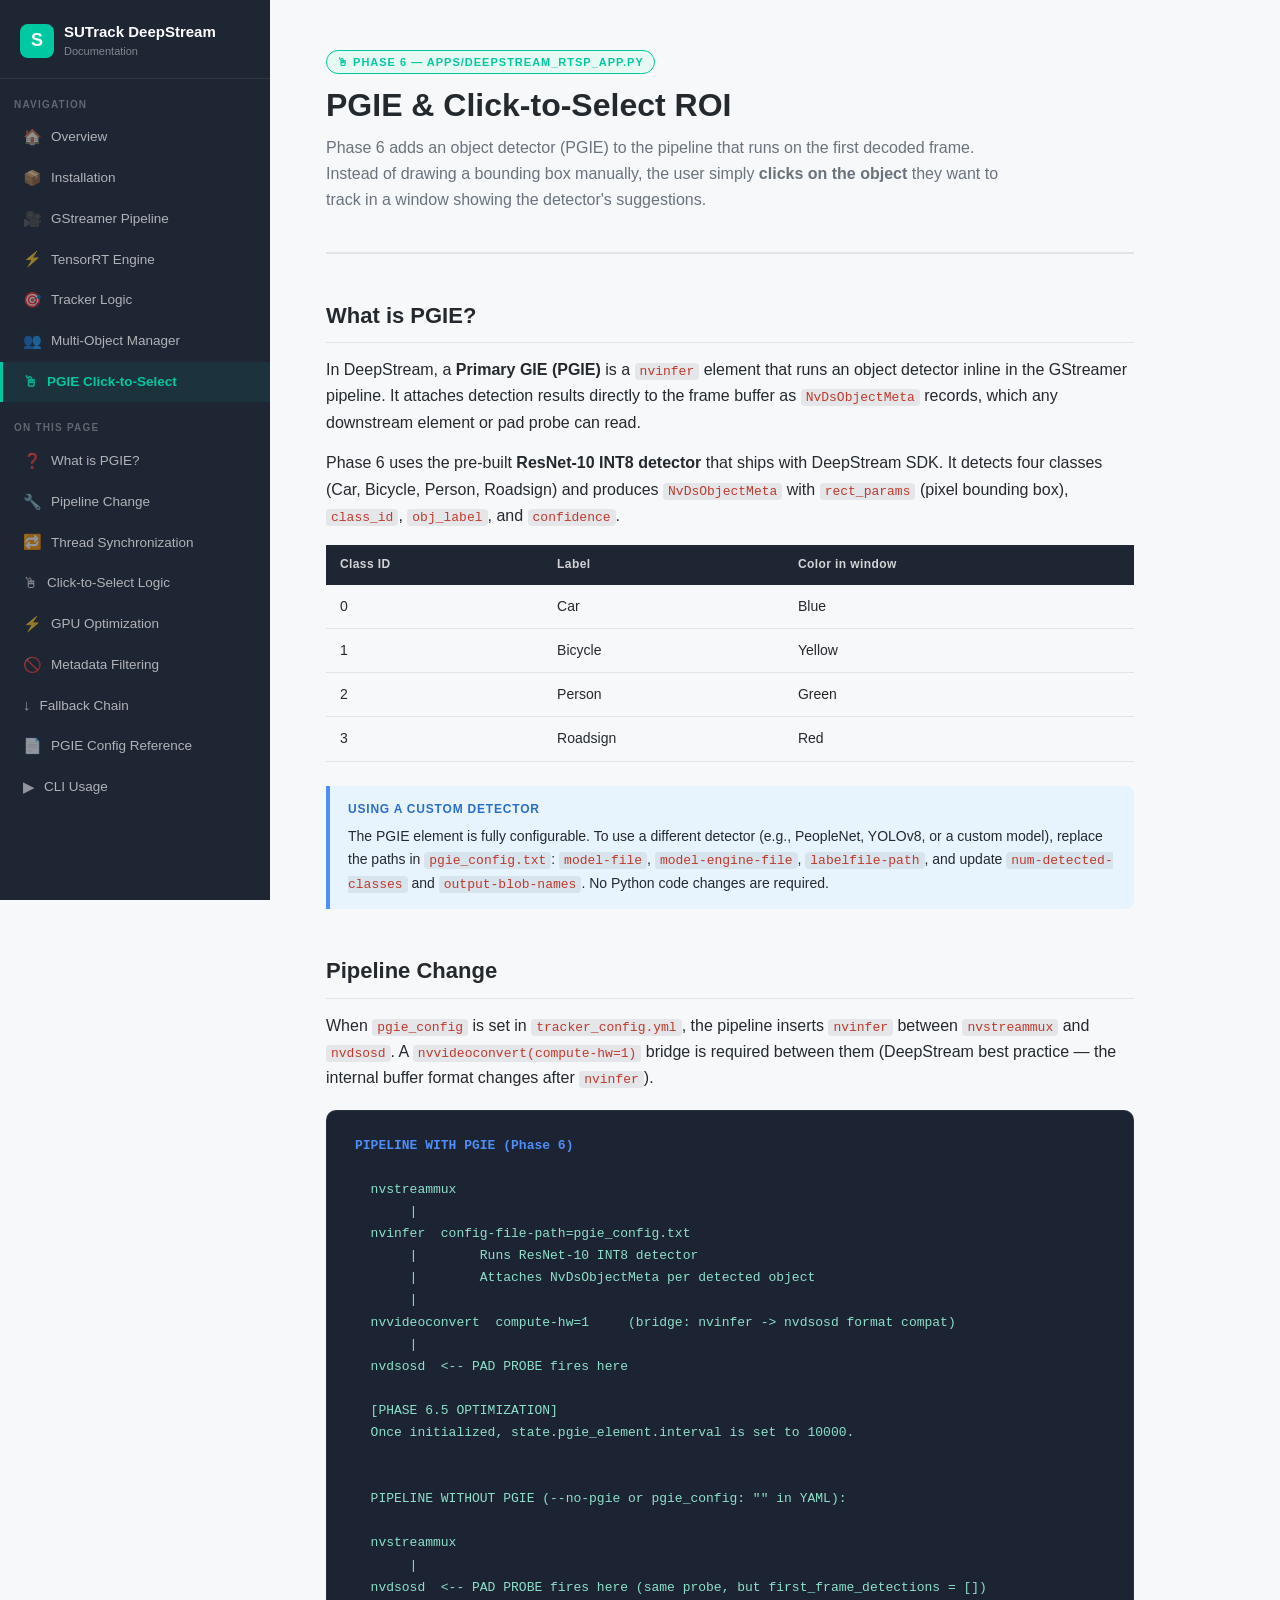
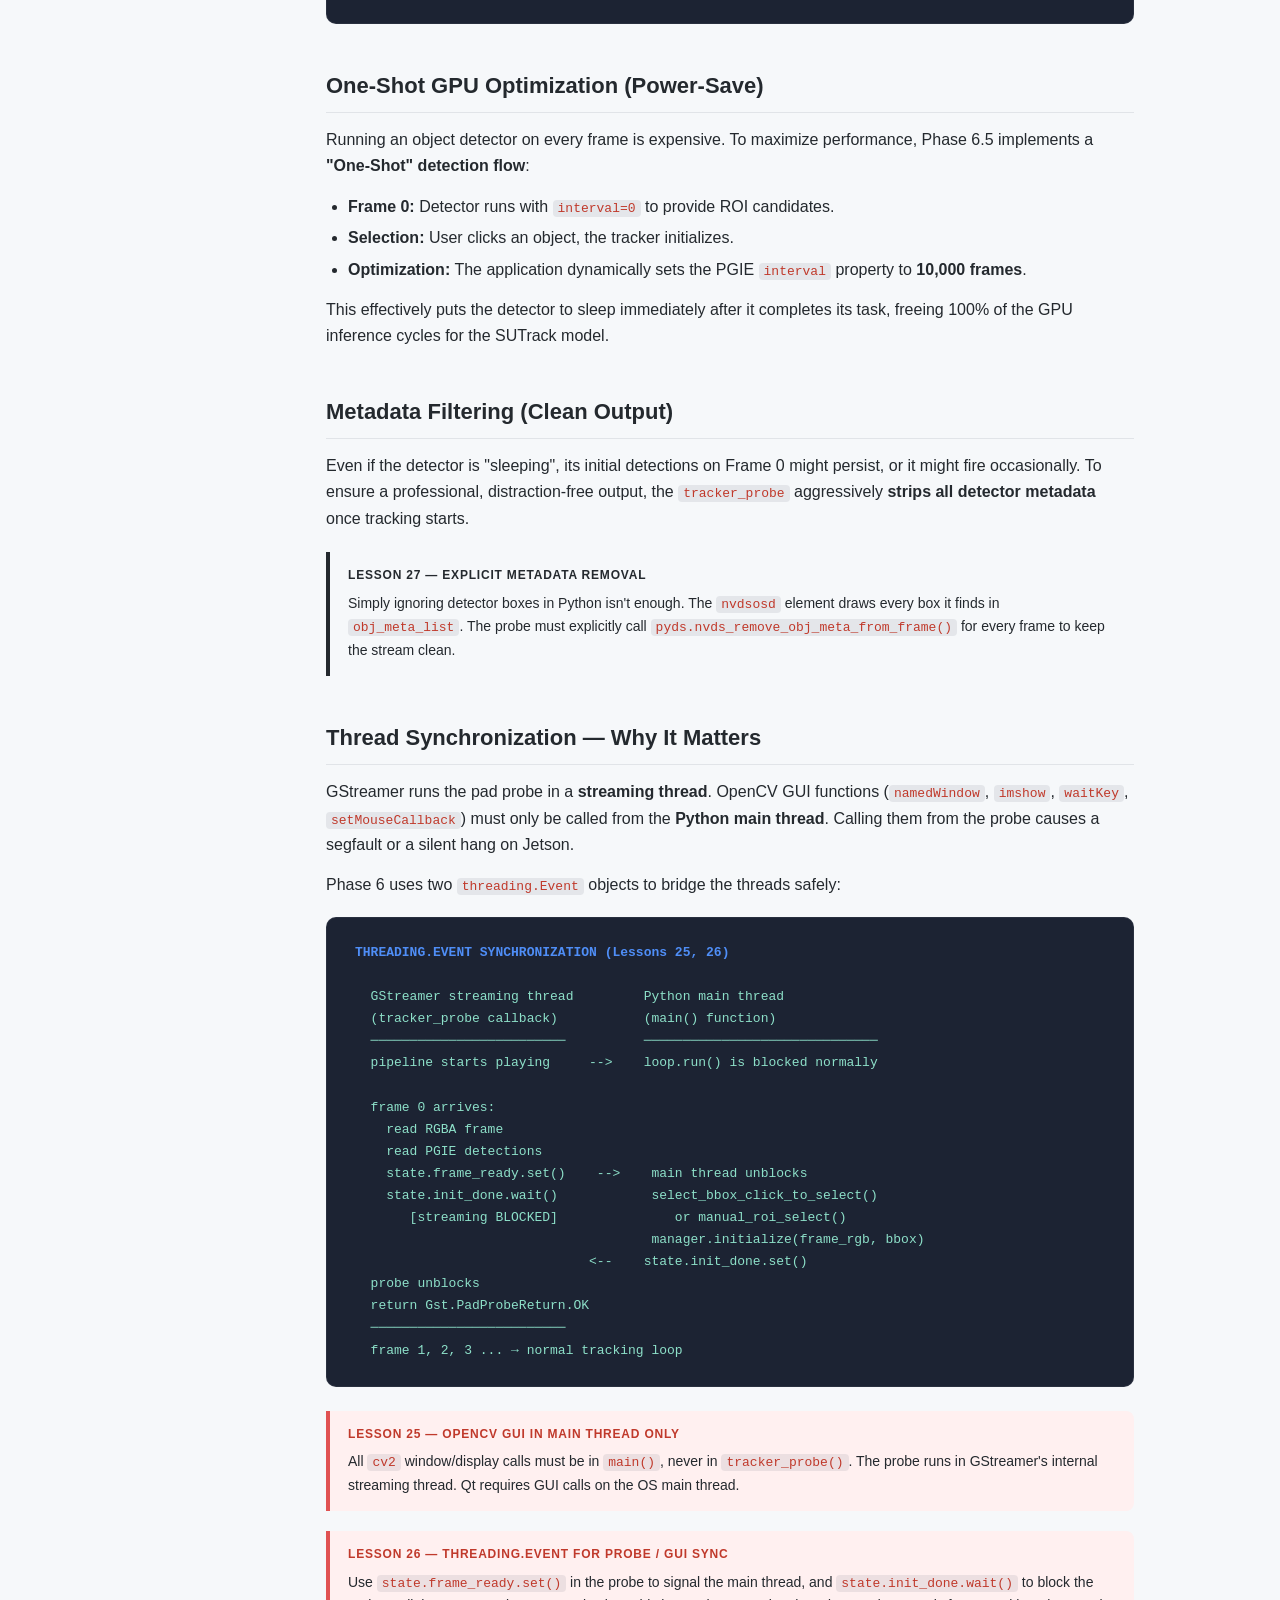
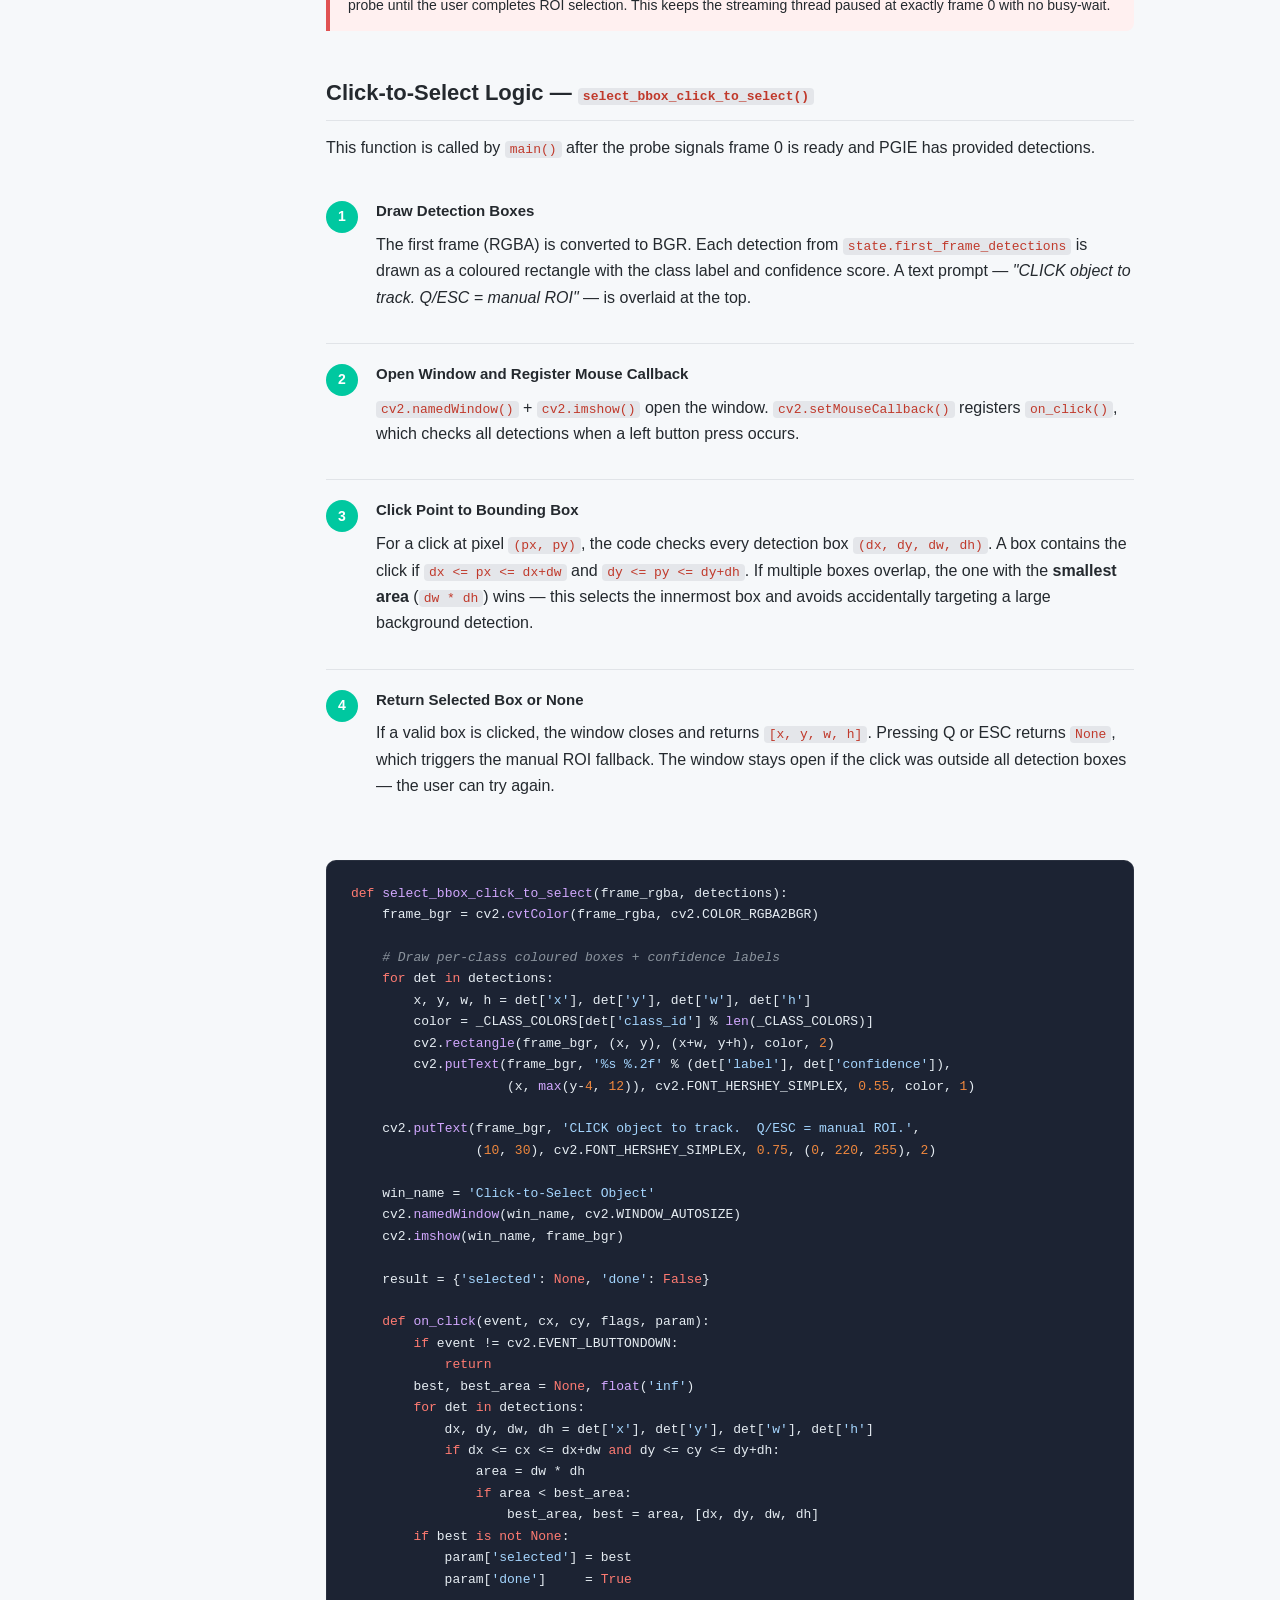
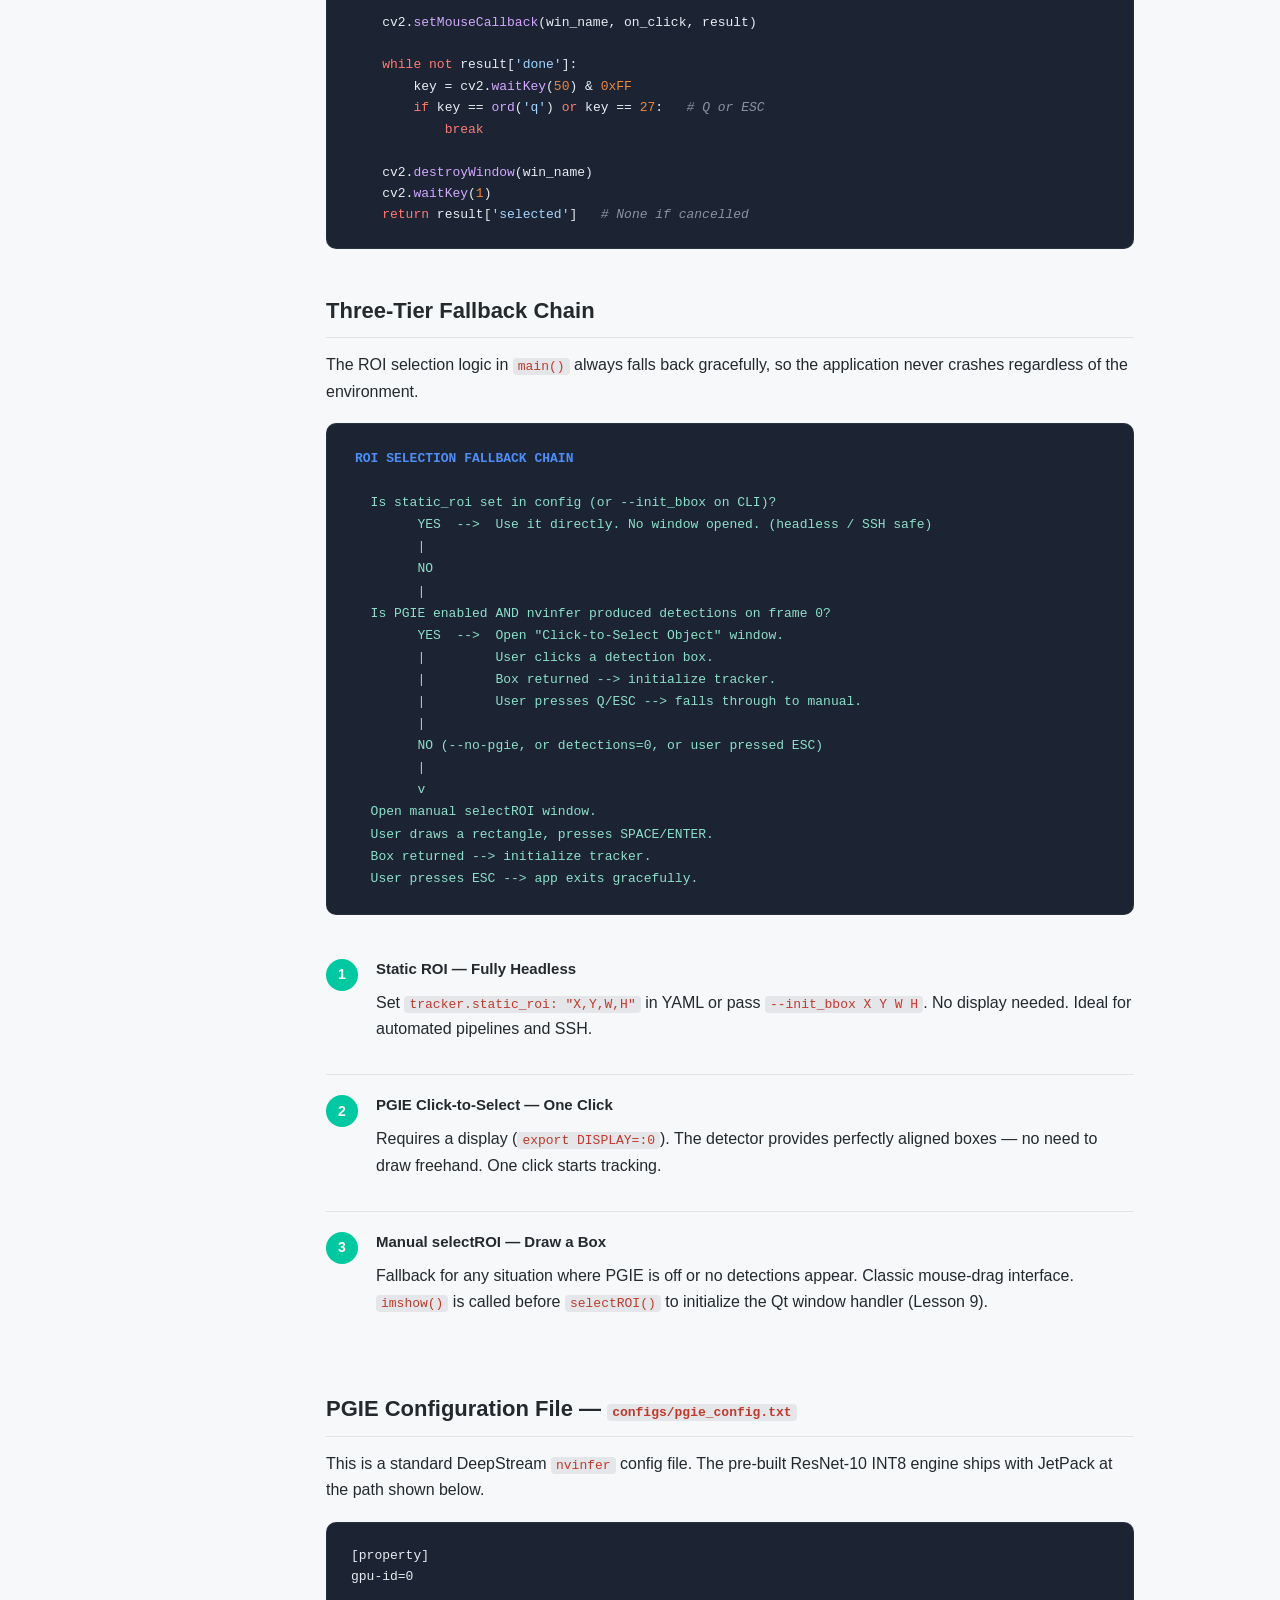
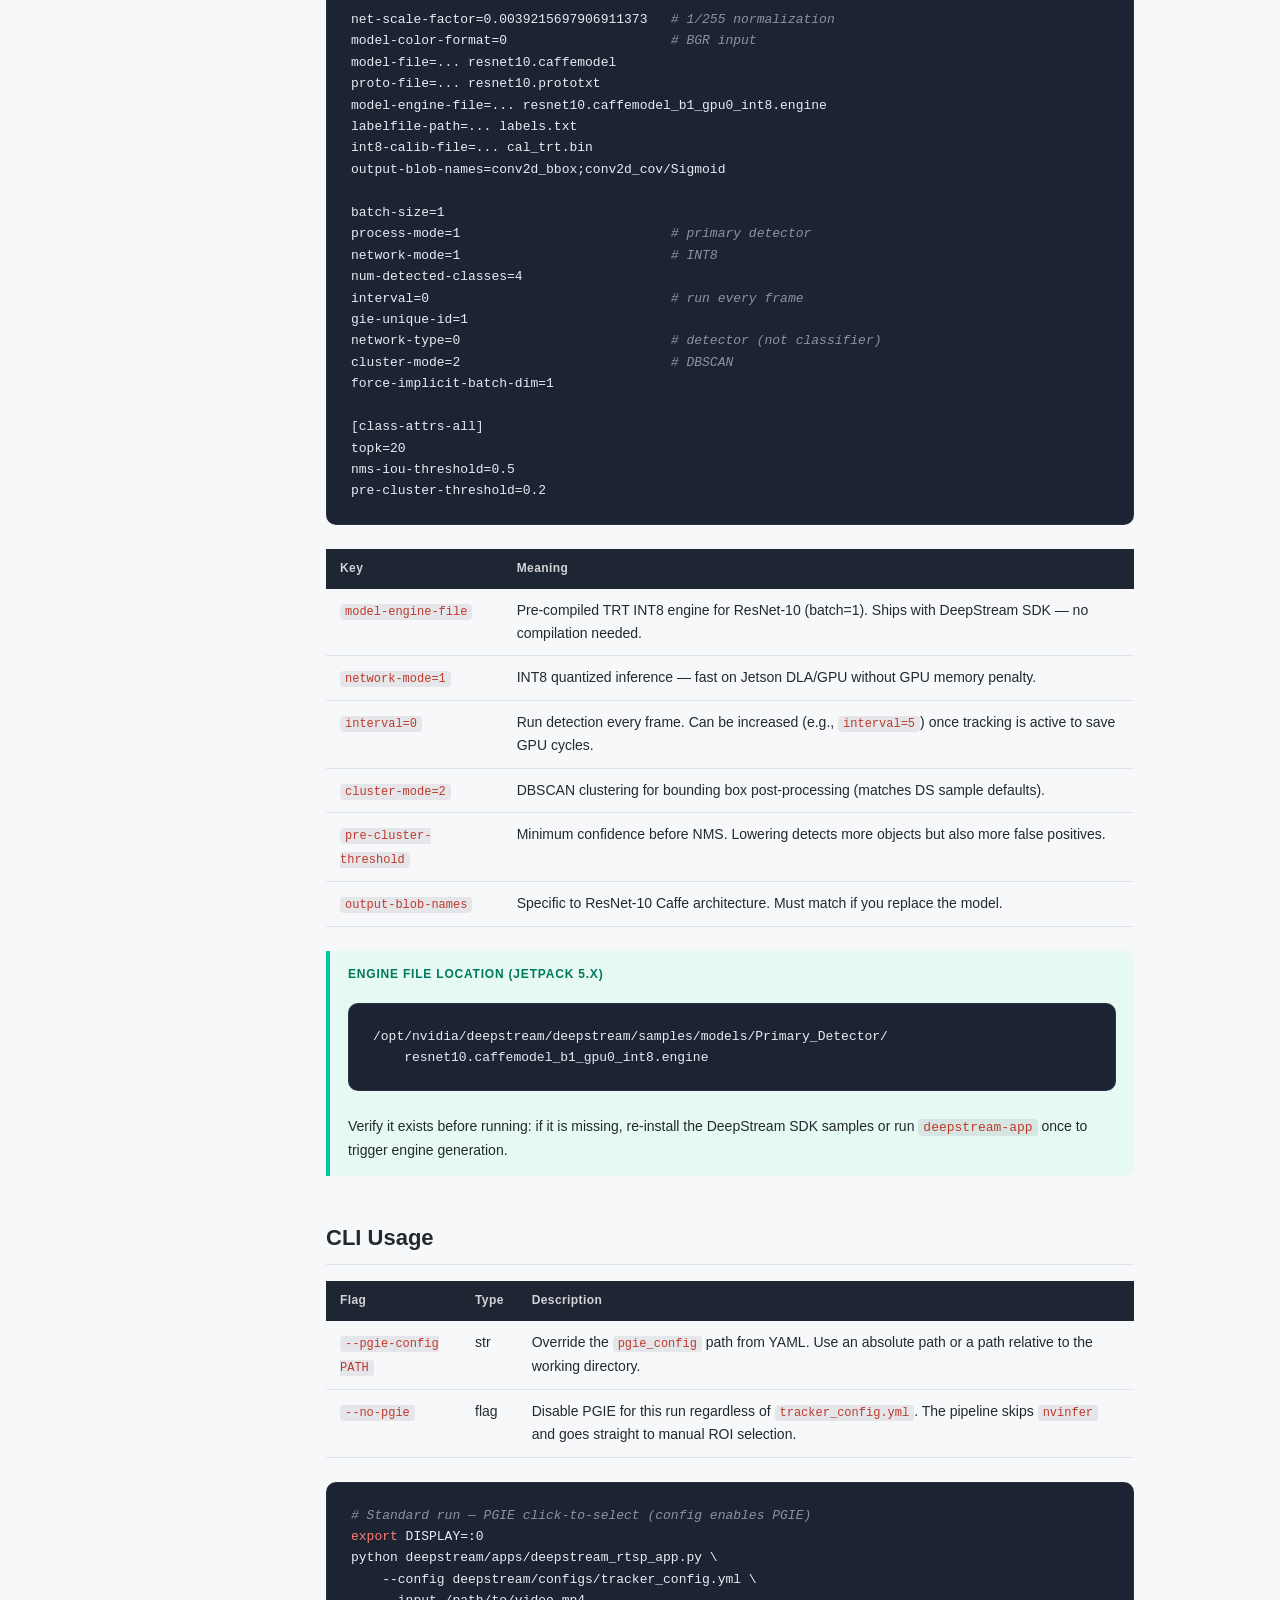
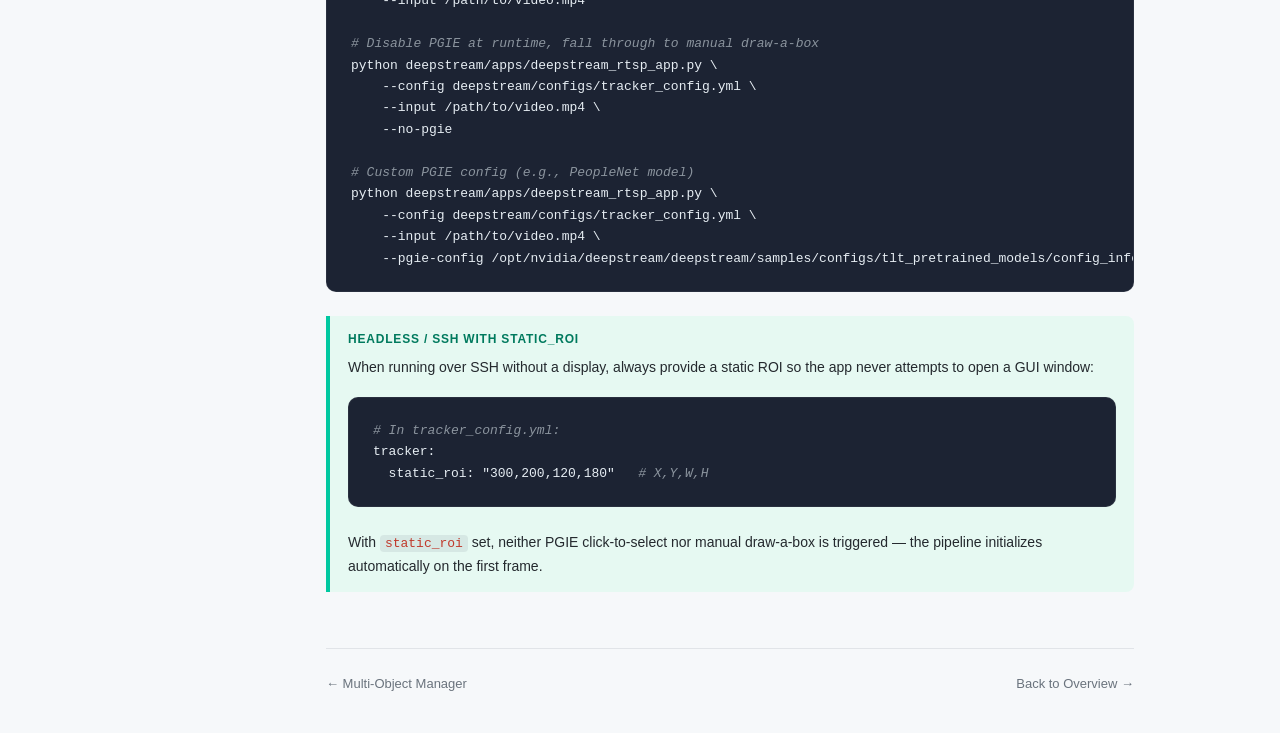
<file: deepstream/docs/html/pgie.html>
<!DOCTYPE html>
<html lang="en">
<head>
  <meta charset="UTF-8" />
  <meta name="viewport" content="width=device-width, initial-scale=1.0" />
  <title>PGIE Click-to-Select — SUTrack DeepStream Docs</title>
  <link rel="stylesheet" href="style.css" />
</head>
<body>

<aside class="sidebar">
  <a class="sidebar-logo" href="index.html">
    <div class="logo-icon">S</div>
    <div>
      <div class="logo-text">SUTrack DeepStream</div>
      <div class="logo-sub">Documentation</div>
    </div>
  </a>
  <div class="sidebar-section">Navigation</div>
  <nav>
    <a href="index.html"><span class="nav-icon">&#127968;</span> Overview</a>
    <a href="install.html"><span class="nav-icon">&#128230;</span> Installation</a>
    <a href="pipeline.html"><span class="nav-icon">&#127909;</span> GStreamer Pipeline</a>
    <a href="engine.html"><span class="nav-icon">&#9889;</span> TensorRT Engine</a>
    <a href="tracker-logic.html"><span class="nav-icon">&#127919;</span> Tracker Logic</a>
    <a href="multi-object.html"><span class="nav-icon">&#128101;</span> Multi-Object Manager</a>
    <a href="pgie.html" class="active"><span class="nav-icon">&#128433;</span> PGIE Click-to-Select</a>
  </nav>
  <div class="sidebar-section">On This Page</div>
  <nav>
    <a href="#what-is-pgie"><span class="nav-icon">&#10067;</span> What is PGIE?</a>
    <a href="#pipeline-change"><span class="nav-icon">&#128295;</span> Pipeline Change</a>
    <a href="#thread-sync"><span class="nav-icon">&#128257;</span> Thread Synchronization</a>
    <a href="#click-to-select"><span class="nav-icon">&#128433;</span> Click-to-Select Logic</a>
    <a href="#optimization"><span class="nav-icon">&#9889;</span> GPU Optimization</a>
    <a href="#filtering"><span class="nav-icon">&#128683;</span> Metadata Filtering</a>
    <a href="#fallback"><span class="nav-icon">&#8595;</span> Fallback Chain</a>
    <a href="#pgie-config"><span class="nav-icon">&#128196;</span> PGIE Config Reference</a>
    <a href="#cli"><span class="nav-icon">&#9654;</span> CLI Usage</a>
  </nav>
</aside>

<main class="content">

  <div class="page-header">
    <div class="page-badge">&#128433; Phase 6 — apps/deepstream_rtsp_app.py</div>
    <h1>PGIE &amp; Click-to-Select ROI</h1>
    <p>
      Phase 6 adds an object detector (PGIE) to the pipeline that runs on the first decoded
      frame. Instead of drawing a bounding box manually, the user simply <strong>clicks on
      the object</strong> they want to track in a window showing the detector's suggestions.
    </p>
  </div>

  <h2 id="what-is-pgie">What is PGIE?</h2>
  <p>
    In DeepStream, a <strong>Primary GIE (PGIE)</strong> is a <code>nvinfer</code> element
    that runs an object detector inline in the GStreamer pipeline. It attaches detection
    results directly to the frame buffer as <code>NvDsObjectMeta</code> records, which any
    downstream element or pad probe can read.
  </p>
  <p>
    Phase 6 uses the pre-built <strong>ResNet-10 INT8 detector</strong> that ships with
    DeepStream SDK. It detects four classes (Car, Bicycle, Person, Roadsign) and produces
    <code>NvDsObjectMeta</code> with <code>rect_params</code> (pixel bounding box),
    <code>class_id</code>, <code>obj_label</code>, and <code>confidence</code>.
  </p>

  <table>
    <thead><tr><th>Class ID</th><th>Label</th><th>Color in window</th></tr></thead>
    <tbody>
      <tr><td>0</td><td>Car</td><td>Blue</td></tr>
      <tr><td>1</td><td>Bicycle</td><td>Yellow</td></tr>
      <tr><td>2</td><td>Person</td><td>Green</td></tr>
      <tr><td>3</td><td>Roadsign</td><td>Red</td></tr>
    </tbody>
  </table>

  <div class="callout info">
    <div class="callout-title">Using a Custom Detector</div>
    The PGIE element is fully configurable. To use a different detector (e.g., PeopleNet,
    YOLOv8, or a custom model), replace the paths in <code>pgie_config.txt</code>:
    <code>model-file</code>, <code>model-engine-file</code>, <code>labelfile-path</code>,
    and update <code>num-detected-classes</code> and <code>output-blob-names</code>.
    No Python code changes are required.
  </div>

  <h2 id="pipeline-change">Pipeline Change</h2>
  <p>
    When <code>pgie_config</code> is set in <code>tracker_config.yml</code>, the pipeline
    inserts <code>nvinfer</code> between <code>nvstreammux</code> and <code>nvdsosd</code>.
    A <code>nvvideoconvert(compute-hw=1)</code> bridge is required between them (DeepStream
    best practice — the internal buffer format changes after <code>nvinfer</code>).
  </p>

  <div class="diagram"><span class="d-title">PIPELINE WITH PGIE (Phase 6)</span>

  nvstreammux
       |
  nvinfer  config-file-path=pgie_config.txt
       |        Runs ResNet-10 INT8 detector
       |        Attaches NvDsObjectMeta per detected object
       |
  nvvideoconvert  compute-hw=1     (bridge: nvinfer -> nvdsosd format compat)
       |
  nvdsosd  <-- PAD PROBE fires here

  [PHASE 6.5 OPTIMIZATION]
  Once initialized, state.pgie_element.interval is set to 10000.


  PIPELINE WITHOUT PGIE (--no-pgie or pgie_config: "" in YAML):

  nvstreammux
       |
  nvdsosd  <-- PAD PROBE fires here (same probe, but first_frame_detections = [])</div>

  <h2 id="optimization">One-Shot GPU Optimization (Power-Save)</h2>
  <p>
    Running an object detector on every frame is expensive. To maximize performance, Phase 6.5
    implements a <strong>"One-Shot" detection flow</strong>:
  </p>
  <ul>
    <li><strong>Frame 0:</strong> Detector runs with <code>interval=0</code> to provide ROI candidates.</li>
    <li><strong>Selection:</strong> User clicks an object, the tracker initializes.</li>
    <li><strong>Optimization:</strong> The application dynamically sets the PGIE <code>interval</code>
    property to <strong>10,000 frames</strong>.</li>
  </ul>
  <p>
    This effectively puts the detector to sleep immediately after it completes its task,
    freeing 100% of the GPU inference cycles for the SUTrack model.
  </p>

  <h2 id="filtering">Metadata Filtering (Clean Output)</h2>
  <p>
    Even if the detector is "sleeping", its initial detections on Frame 0 might persist,
    or it might fire occasionally. To ensure a professional, distraction-free output,
    the <code>tracker_probe</code> aggressively <strong>strips all detector metadata</strong>
    once tracking starts.
  </p>
  <div class="callout warning">
    <div class="callout-title">Lesson 27 — Explicit Metadata Removal</div>
    Simply ignoring detector boxes in Python isn't enough. The <code>nvdsosd</code>
    element draws every box it finds in <code>obj_meta_list</code>. The probe must
    explicitly call <code>pyds.nvds_remove_obj_meta_from_frame()</code> for every
    frame to keep the stream clean.
  </div>

  <h2 id="thread-sync">Thread Synchronization — Why It Matters</h2>
  <p>
    GStreamer runs the pad probe in a <strong>streaming thread</strong>. OpenCV GUI functions
    (<code>namedWindow</code>, <code>imshow</code>, <code>waitKey</code>,
    <code>setMouseCallback</code>) must only be called from the <strong>Python main thread</strong>.
    Calling them from the probe causes a segfault or a silent hang on Jetson.
  </p>
  <p>
    Phase 6 uses two <code>threading.Event</code> objects to bridge the threads safely:
  </p>

  <div class="diagram"><span class="d-title">THREADING.EVENT SYNCHRONIZATION (Lessons 25, 26)</span>

  GStreamer streaming thread         Python main thread
  (tracker_probe callback)           (main() function)
  ─────────────────────────          ──────────────────────────────
  pipeline starts playing     -->    loop.run() is blocked normally

  frame 0 arrives:
    read RGBA frame
    read PGIE detections
    state.frame_ready.set()    -->    main thread unblocks
    state.init_done.wait()            select_bbox_click_to_select()
       [streaming BLOCKED]               or manual_roi_select()
                                      manager.initialize(frame_rgb, bbox)
                              &lt;--    state.init_done.set()
  probe unblocks
  return Gst.PadProbeReturn.OK
  ─────────────────────────
  frame 1, 2, 3 ... → normal tracking loop</div>

  <div class="callout rule">
    <div class="callout-title">Lesson 25 — OpenCV GUI in Main Thread Only</div>
    All <code>cv2</code> window/display calls must be in <code>main()</code>, never in
    <code>tracker_probe()</code>. The probe runs in GStreamer's internal streaming thread.
    Qt requires GUI calls on the OS main thread.
  </div>
  <div class="callout rule">
    <div class="callout-title">Lesson 26 — threading.Event for Probe / GUI Sync</div>
    Use <code>state.frame_ready.set()</code> in the probe to signal the main thread, and
    <code>state.init_done.wait()</code> to block the probe until the user completes ROI
    selection. This keeps the streaming thread paused at exactly frame 0 with no busy-wait.
  </div>

  <h2 id="click-to-select">Click-to-Select Logic — <code>select_bbox_click_to_select()</code></h2>
  <p>
    This function is called by <code>main()</code> after the probe signals frame 0 is ready
    and PGIE has provided detections.
  </p>

  <div class="steps">
    <div class="step">
      <div class="step-num">1</div>
      <div class="step-body">
        <h4>Draw Detection Boxes</h4>
        <p>
          The first frame (RGBA) is converted to BGR. Each detection from
          <code>state.first_frame_detections</code> is drawn as a coloured rectangle with the
          class label and confidence score. A text prompt — <em>"CLICK object to track.
          Q/ESC = manual ROI"</em> — is overlaid at the top.
        </p>
      </div>
    </div>
    <div class="step">
      <div class="step-num">2</div>
      <div class="step-body">
        <h4>Open Window and Register Mouse Callback</h4>
        <p>
          <code>cv2.namedWindow()</code> + <code>cv2.imshow()</code> open the window.
          <code>cv2.setMouseCallback()</code> registers <code>on_click()</code>, which
          checks all detections when a left button press occurs.
        </p>
      </div>
    </div>
    <div class="step">
      <div class="step-num">3</div>
      <div class="step-body">
        <h4>Click Point to Bounding Box</h4>
        <p>
          For a click at pixel <code>(px, py)</code>, the code checks every detection box
          <code>(dx, dy, dw, dh)</code>. A box contains the click if
          <code>dx &lt;= px &lt;= dx+dw</code> and <code>dy &lt;= py &lt;= dy+dh</code>.
          If multiple boxes overlap, the one with the <strong>smallest area</strong>
          (<code>dw * dh</code>) wins — this selects the innermost box and avoids
          accidentally targeting a large background detection.
        </p>
      </div>
    </div>
    <div class="step">
      <div class="step-num">4</div>
      <div class="step-body">
        <h4>Return Selected Box or None</h4>
        <p>
          If a valid box is clicked, the window closes and returns <code>[x, y, w, h]</code>.
          Pressing Q or ESC returns <code>None</code>, which triggers the manual ROI fallback.
          The window stays open if the click was outside all detection boxes — the user
          can try again.
        </p>
      </div>
    </div>
  </div>

  <pre><code><span class="kw">def</span> <span class="fn">select_bbox_click_to_select</span>(frame_rgba, detections):
    frame_bgr = cv2.<span class="fn">cvtColor</span>(frame_rgba, cv2.COLOR_RGBA2BGR)

    <span class="cm"># Draw per-class coloured boxes + confidence labels</span>
    <span class="kw">for</span> det <span class="kw">in</span> detections:
        x, y, w, h = det[<span class="st">'x'</span>], det[<span class="st">'y'</span>], det[<span class="st">'w'</span>], det[<span class="st">'h'</span>]
        color = _CLASS_COLORS[det[<span class="st">'class_id'</span>] % <span class="fn">len</span>(_CLASS_COLORS)]
        cv2.<span class="fn">rectangle</span>(frame_bgr, (x, y), (x+w, y+h), color, <span class="nu">2</span>)
        cv2.<span class="fn">putText</span>(frame_bgr, <span class="st">'%s %.2f'</span> % (det[<span class="st">'label'</span>], det[<span class="st">'confidence'</span>]),
                    (x, <span class="fn">max</span>(y-<span class="nu">4</span>, <span class="nu">12</span>)), cv2.FONT_HERSHEY_SIMPLEX, <span class="nu">0.55</span>, color, <span class="nu">1</span>)

    cv2.<span class="fn">putText</span>(frame_bgr, <span class="st">'CLICK object to track.  Q/ESC = manual ROI.'</span>,
                (<span class="nu">10</span>, <span class="nu">30</span>), cv2.FONT_HERSHEY_SIMPLEX, <span class="nu">0.75</span>, (<span class="nu">0</span>, <span class="nu">220</span>, <span class="nu">255</span>), <span class="nu">2</span>)

    win_name = <span class="st">'Click-to-Select Object'</span>
    cv2.<span class="fn">namedWindow</span>(win_name, cv2.WINDOW_AUTOSIZE)
    cv2.<span class="fn">imshow</span>(win_name, frame_bgr)

    result = {<span class="st">'selected'</span>: <span class="kw">None</span>, <span class="st">'done'</span>: <span class="kw">False</span>}

    <span class="kw">def</span> <span class="fn">on_click</span>(event, cx, cy, flags, param):
        <span class="kw">if</span> event != cv2.EVENT_LBUTTONDOWN:
            <span class="kw">return</span>
        best, best_area = <span class="kw">None</span>, <span class="fn">float</span>(<span class="st">'inf'</span>)
        <span class="kw">for</span> det <span class="kw">in</span> detections:
            dx, dy, dw, dh = det[<span class="st">'x'</span>], det[<span class="st">'y'</span>], det[<span class="st">'w'</span>], det[<span class="st">'h'</span>]
            <span class="kw">if</span> dx &lt;= cx &lt;= dx+dw <span class="kw">and</span> dy &lt;= cy &lt;= dy+dh:
                area = dw * dh
                <span class="kw">if</span> area &lt; best_area:
                    best_area, best = area, [dx, dy, dw, dh]
        <span class="kw">if</span> best <span class="kw">is not None</span>:
            param[<span class="st">'selected'</span>] = best
            param[<span class="st">'done'</span>]     = <span class="kw">True</span>

    cv2.<span class="fn">setMouseCallback</span>(win_name, on_click, result)

    <span class="kw">while not</span> result[<span class="st">'done'</span>]:
        key = cv2.<span class="fn">waitKey</span>(<span class="nu">50</span>) &amp; <span class="nu">0xFF</span>
        <span class="kw">if</span> key == <span class="fn">ord</span>(<span class="st">'q'</span>) <span class="kw">or</span> key == <span class="nu">27</span>:   <span class="cm"># Q or ESC</span>
            <span class="kw">break</span>

    cv2.<span class="fn">destroyWindow</span>(win_name)
    cv2.<span class="fn">waitKey</span>(<span class="nu">1</span>)
    <span class="kw">return</span> result[<span class="st">'selected'</span>]   <span class="cm"># None if cancelled</span></code></pre>

  <h2 id="fallback">Three-Tier Fallback Chain</h2>
  <p>
    The ROI selection logic in <code>main()</code> always falls back gracefully, so the
    application never crashes regardless of the environment.
  </p>

  <div class="diagram"><span class="d-title">ROI SELECTION FALLBACK CHAIN</span>

  Is static_roi set in config (or --init_bbox on CLI)?
        YES  -->  Use it directly. No window opened. (headless / SSH safe)
        |
        NO
        |
  Is PGIE enabled AND nvinfer produced detections on frame 0?
        YES  -->  Open "Click-to-Select Object" window.
        |         User clicks a detection box.
        |         Box returned --> initialize tracker.
        |         User presses Q/ESC --> falls through to manual.
        |
        NO (--no-pgie, or detections=0, or user pressed ESC)
        |
        v
  Open manual selectROI window.
  User draws a rectangle, presses SPACE/ENTER.
  Box returned --> initialize tracker.
  User presses ESC --> app exits gracefully.</div>

  <div class="steps">
    <div class="step">
      <div class="step-num">1</div>
      <div class="step-body">
        <h4>Static ROI — Fully Headless</h4>
        <p>Set <code>tracker.static_roi: "X,Y,W,H"</code> in YAML or pass <code>--init_bbox X Y W H</code>.
        No display needed. Ideal for automated pipelines and SSH.</p>
      </div>
    </div>
    <div class="step">
      <div class="step-num">2</div>
      <div class="step-body">
        <h4>PGIE Click-to-Select — One Click</h4>
        <p>Requires a display (<code>export DISPLAY=:0</code>). The detector provides perfectly
        aligned boxes — no need to draw freehand. One click starts tracking.</p>
      </div>
    </div>
    <div class="step">
      <div class="step-num">3</div>
      <div class="step-body">
        <h4>Manual selectROI — Draw a Box</h4>
        <p>Fallback for any situation where PGIE is off or no detections appear. Classic mouse-drag
        interface. <code>imshow()</code> is called before <code>selectROI()</code> to initialize
        the Qt window handler (Lesson 9).</p>
      </div>
    </div>
  </div>

  <h2 id="pgie-config">PGIE Configuration File — <code>configs/pgie_config.txt</code></h2>
  <p>
    This is a standard DeepStream <code>nvinfer</code> config file. The pre-built ResNet-10
    INT8 engine ships with JetPack at the path shown below.
  </p>

  <pre><code>[property]
gpu-id=0

net-scale-factor=0.0039215697906911373   <span class="cm"># 1/255 normalization</span>
model-color-format=0                     <span class="cm"># BGR input</span>
model-file=... resnet10.caffemodel
proto-file=... resnet10.prototxt
model-engine-file=... resnet10.caffemodel_b1_gpu0_int8.engine
labelfile-path=... labels.txt
int8-calib-file=... cal_trt.bin
output-blob-names=conv2d_bbox;conv2d_cov/Sigmoid

batch-size=1
process-mode=1                           <span class="cm"># primary detector</span>
network-mode=1                           <span class="cm"># INT8</span>
num-detected-classes=4
interval=0                               <span class="cm"># run every frame</span>
gie-unique-id=1
network-type=0                           <span class="cm"># detector (not classifier)</span>
cluster-mode=2                           <span class="cm"># DBSCAN</span>
force-implicit-batch-dim=1

[class-attrs-all]
topk=20
nms-iou-threshold=0.5
pre-cluster-threshold=0.2</code></pre>

  <table>
    <thead><tr><th>Key</th><th>Meaning</th></tr></thead>
    <tbody>
      <tr><td><code>model-engine-file</code></td><td>Pre-compiled TRT INT8 engine for ResNet-10 (batch=1). Ships with DeepStream SDK — no compilation needed.</td></tr>
      <tr><td><code>network-mode=1</code></td><td>INT8 quantized inference — fast on Jetson DLA/GPU without GPU memory penalty.</td></tr>
      <tr><td><code>interval=0</code></td><td>Run detection every frame. Can be increased (e.g., <code>interval=5</code>) once tracking is active to save GPU cycles.</td></tr>
      <tr><td><code>cluster-mode=2</code></td><td>DBSCAN clustering for bounding box post-processing (matches DS sample defaults).</td></tr>
      <tr><td><code>pre-cluster-threshold</code></td><td>Minimum confidence before NMS. Lowering detects more objects but also more false positives.</td></tr>
      <tr><td><code>output-blob-names</code></td><td>Specific to ResNet-10 Caffe architecture. Must match if you replace the model.</td></tr>
    </tbody>
  </table>

  <div class="callout tip">
    <div class="callout-title">Engine File Location (JetPack 5.x)</div>
    <pre><code>/opt/nvidia/deepstream/deepstream/samples/models/Primary_Detector/
    resnet10.caffemodel_b1_gpu0_int8.engine</code></pre>
    Verify it exists before running: if it is missing, re-install the DeepStream SDK samples
    or run <code>deepstream-app</code> once to trigger engine generation.
  </div>

  <h2 id="cli">CLI Usage</h2>

  <table>
    <thead><tr><th>Flag</th><th>Type</th><th>Description</th></tr></thead>
    <tbody>
      <tr>
        <td><code>--pgie-config PATH</code></td>
        <td>str</td>
        <td>Override the <code>pgie_config</code> path from YAML. Use an absolute path or a path relative to the working directory.</td>
      </tr>
      <tr>
        <td><code>--no-pgie</code></td>
        <td>flag</td>
        <td>Disable PGIE for this run regardless of <code>tracker_config.yml</code>. The pipeline skips <code>nvinfer</code> and goes straight to manual ROI selection.</td>
      </tr>
    </tbody>
  </table>

  <pre><code><span class="cm"># Standard run — PGIE click-to-select (config enables PGIE)</span>
<span class="kw">export</span> DISPLAY=:0
python deepstream/apps/deepstream_rtsp_app.py \
    --config deepstream/configs/tracker_config.yml \
    --input /path/to/video.mp4

<span class="cm"># Disable PGIE at runtime, fall through to manual draw-a-box</span>
python deepstream/apps/deepstream_rtsp_app.py \
    --config deepstream/configs/tracker_config.yml \
    --input /path/to/video.mp4 \
    --no-pgie

<span class="cm"># Custom PGIE config (e.g., PeopleNet model)</span>
python deepstream/apps/deepstream_rtsp_app.py \
    --config deepstream/configs/tracker_config.yml \
    --input /path/to/video.mp4 \
    --pgie-config /opt/nvidia/deepstream/deepstream/samples/configs/tlt_pretrained_models/config_infer_primary_peoplenet.txt</code></pre>

  <div class="callout tip">
    <div class="callout-title">Headless / SSH with static_roi</div>
    When running over SSH without a display, always provide a static ROI so the app never
    attempts to open a GUI window:
    <pre><code><span class="cm"># In tracker_config.yml:</span>
tracker:
  static_roi: "300,200,120,180"   <span class="cm"># X,Y,W,H</span></code></pre>
    With <code>static_roi</code> set, neither PGIE click-to-select nor manual draw-a-box is
    triggered — the pipeline initializes automatically on the first frame.
  </div>

  <div class="page-footer">
    <div class="nav-links"><a href="multi-object.html">&#8592; Multi-Object Manager</a></div>
    <div class="nav-links"><a href="index.html">Back to Overview &#8594;</a></div>
  </div>

</main>
</body>
</html>
</file>
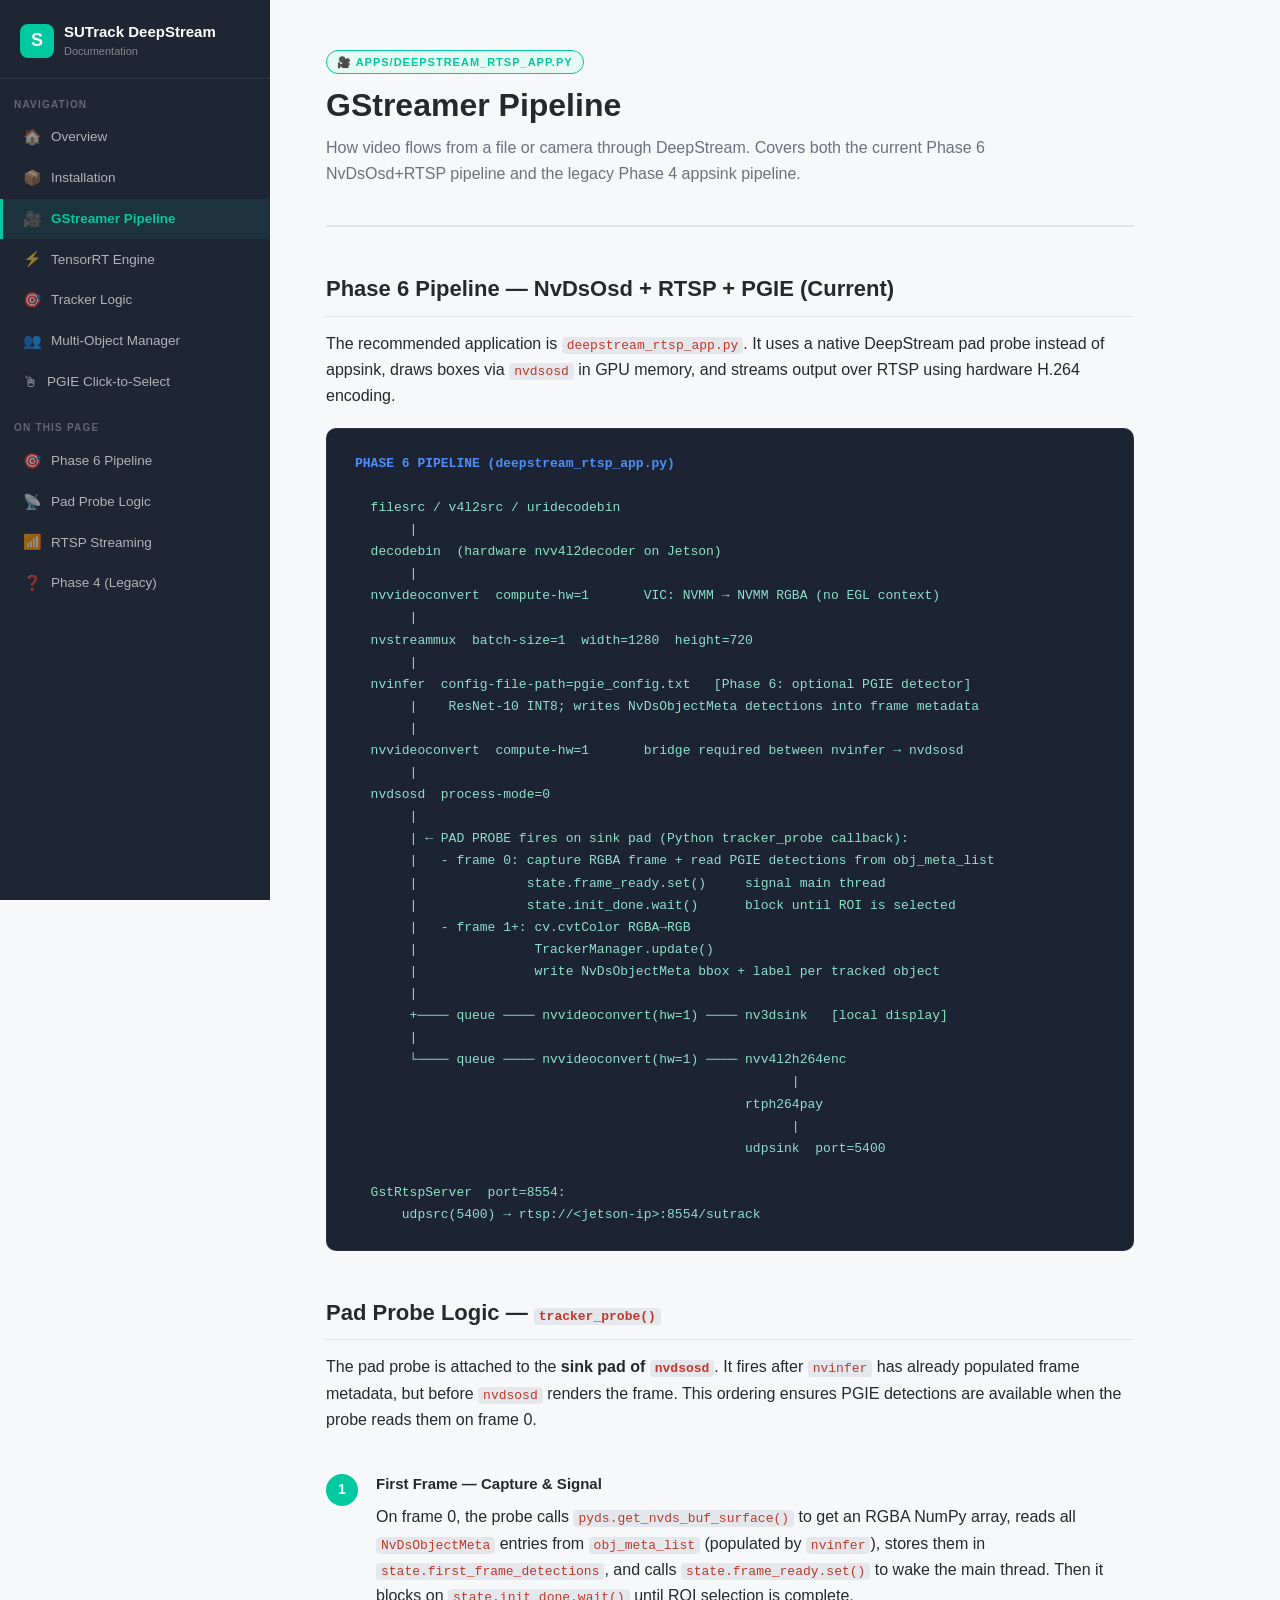
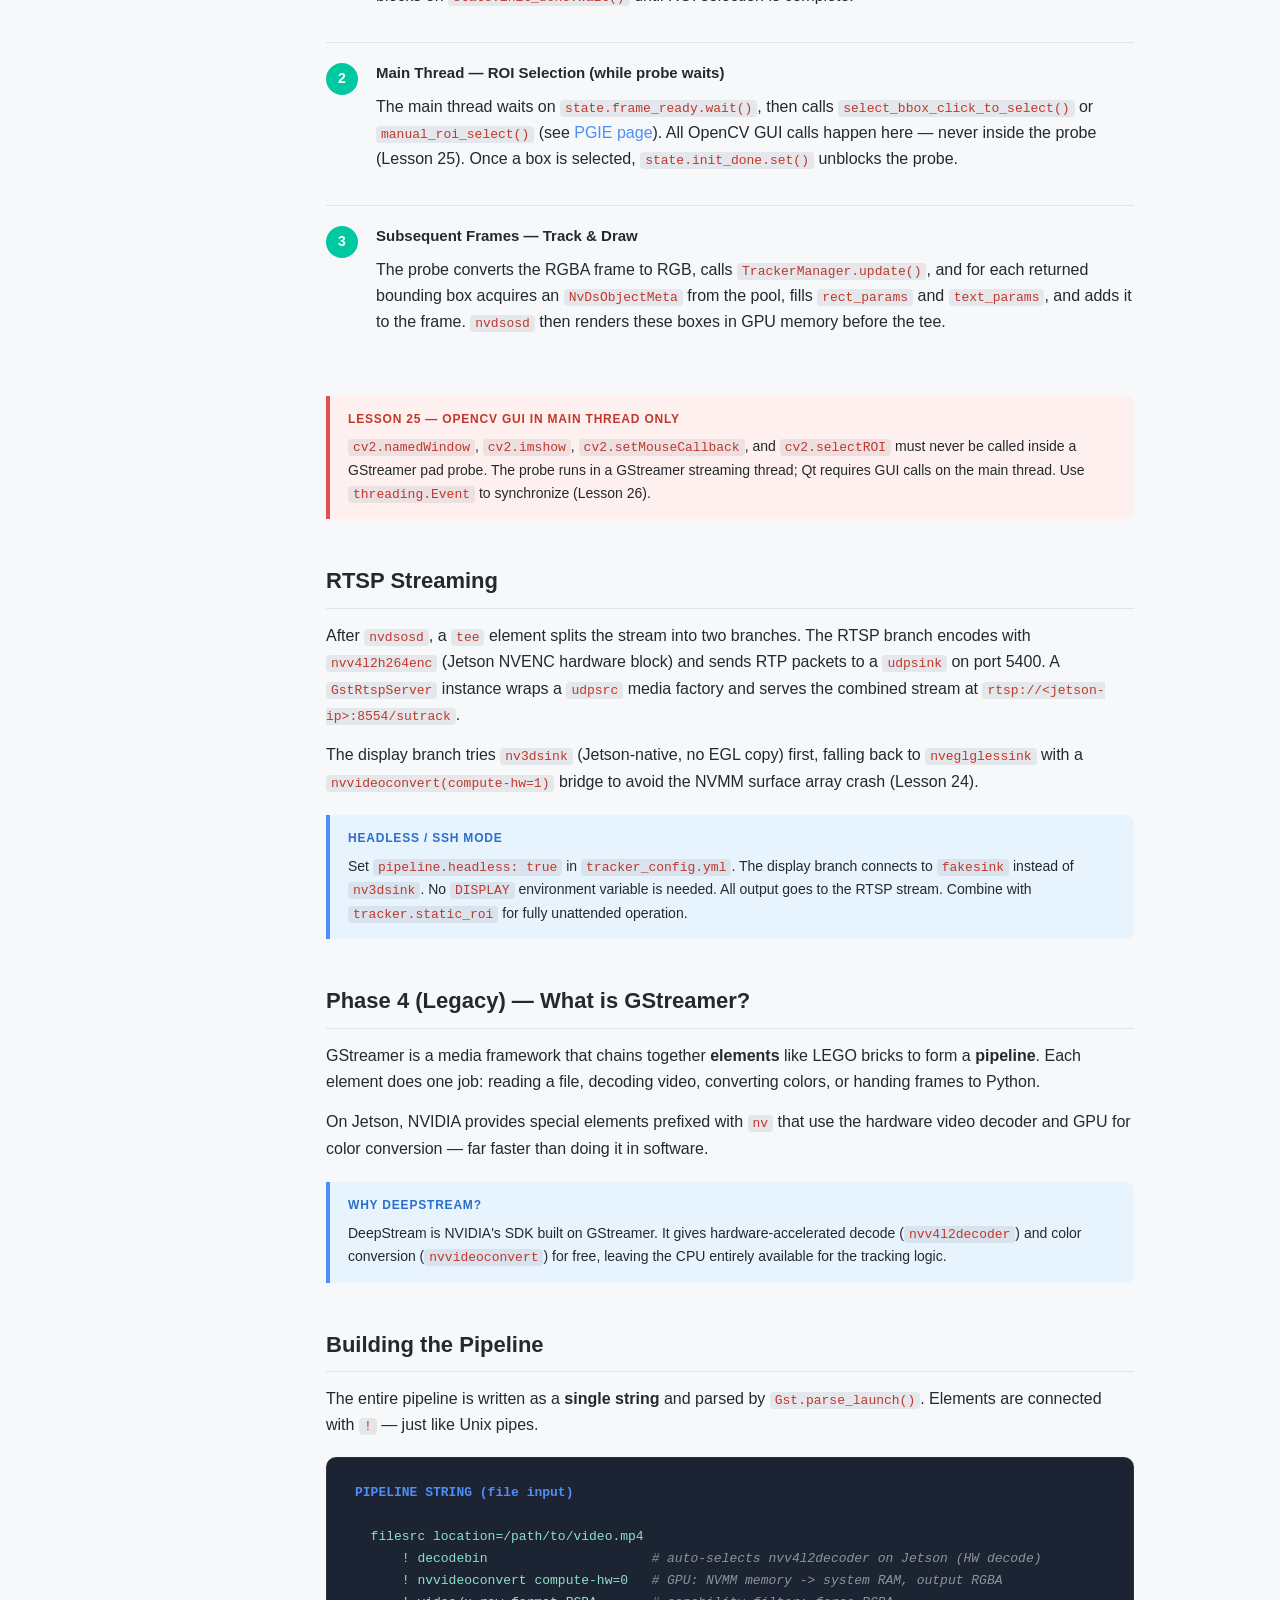
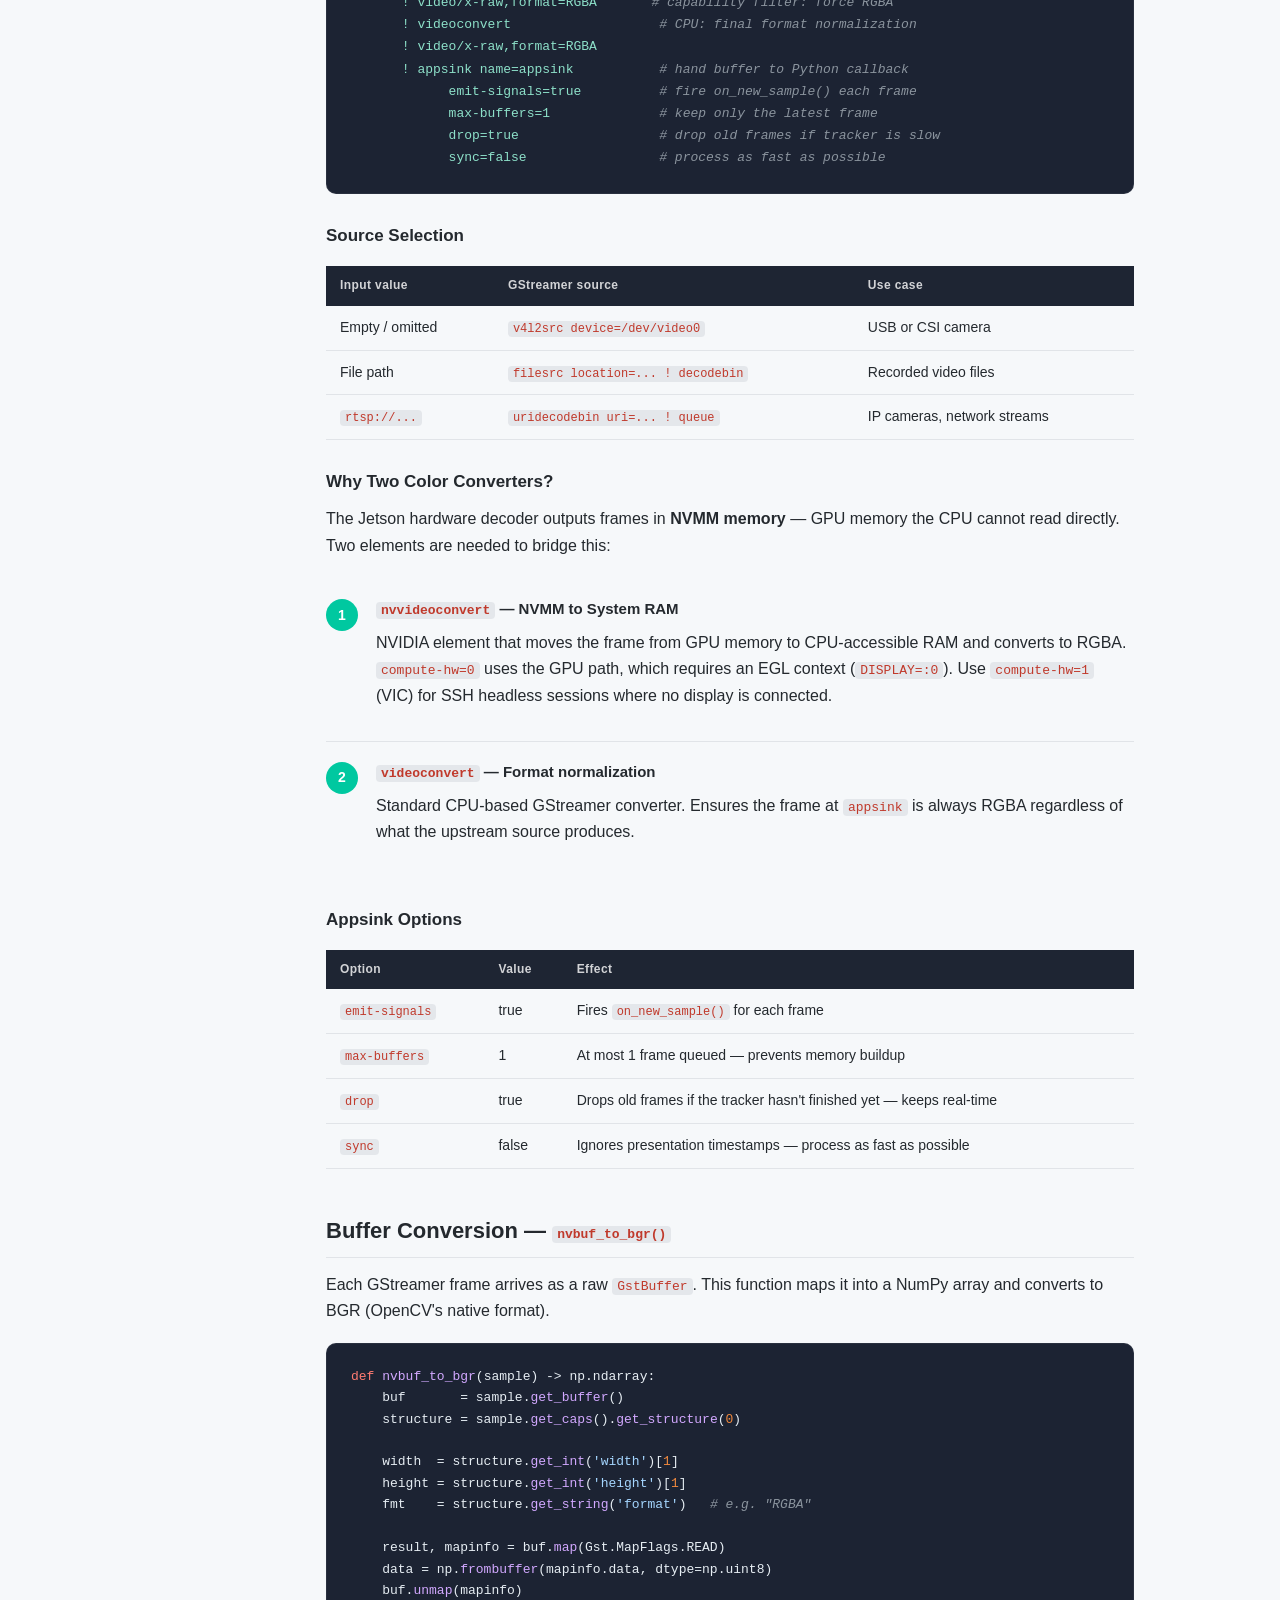
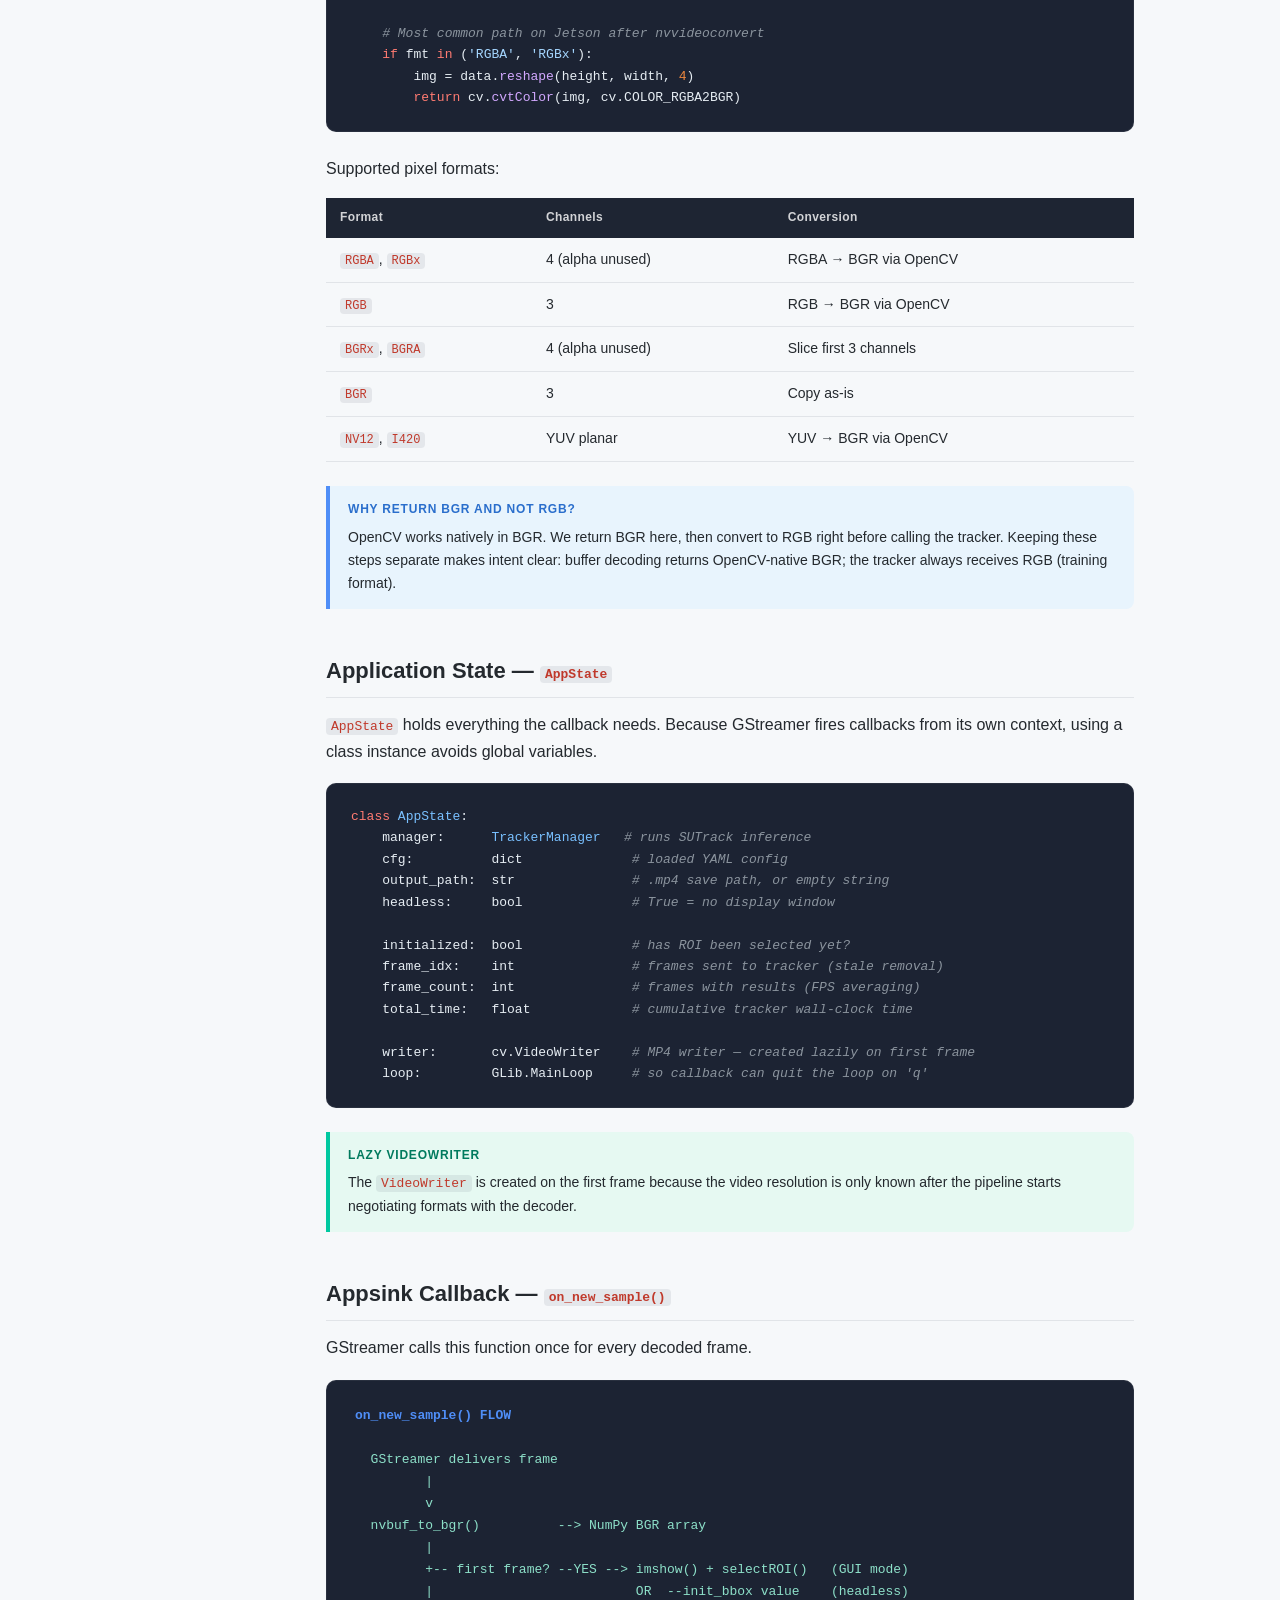
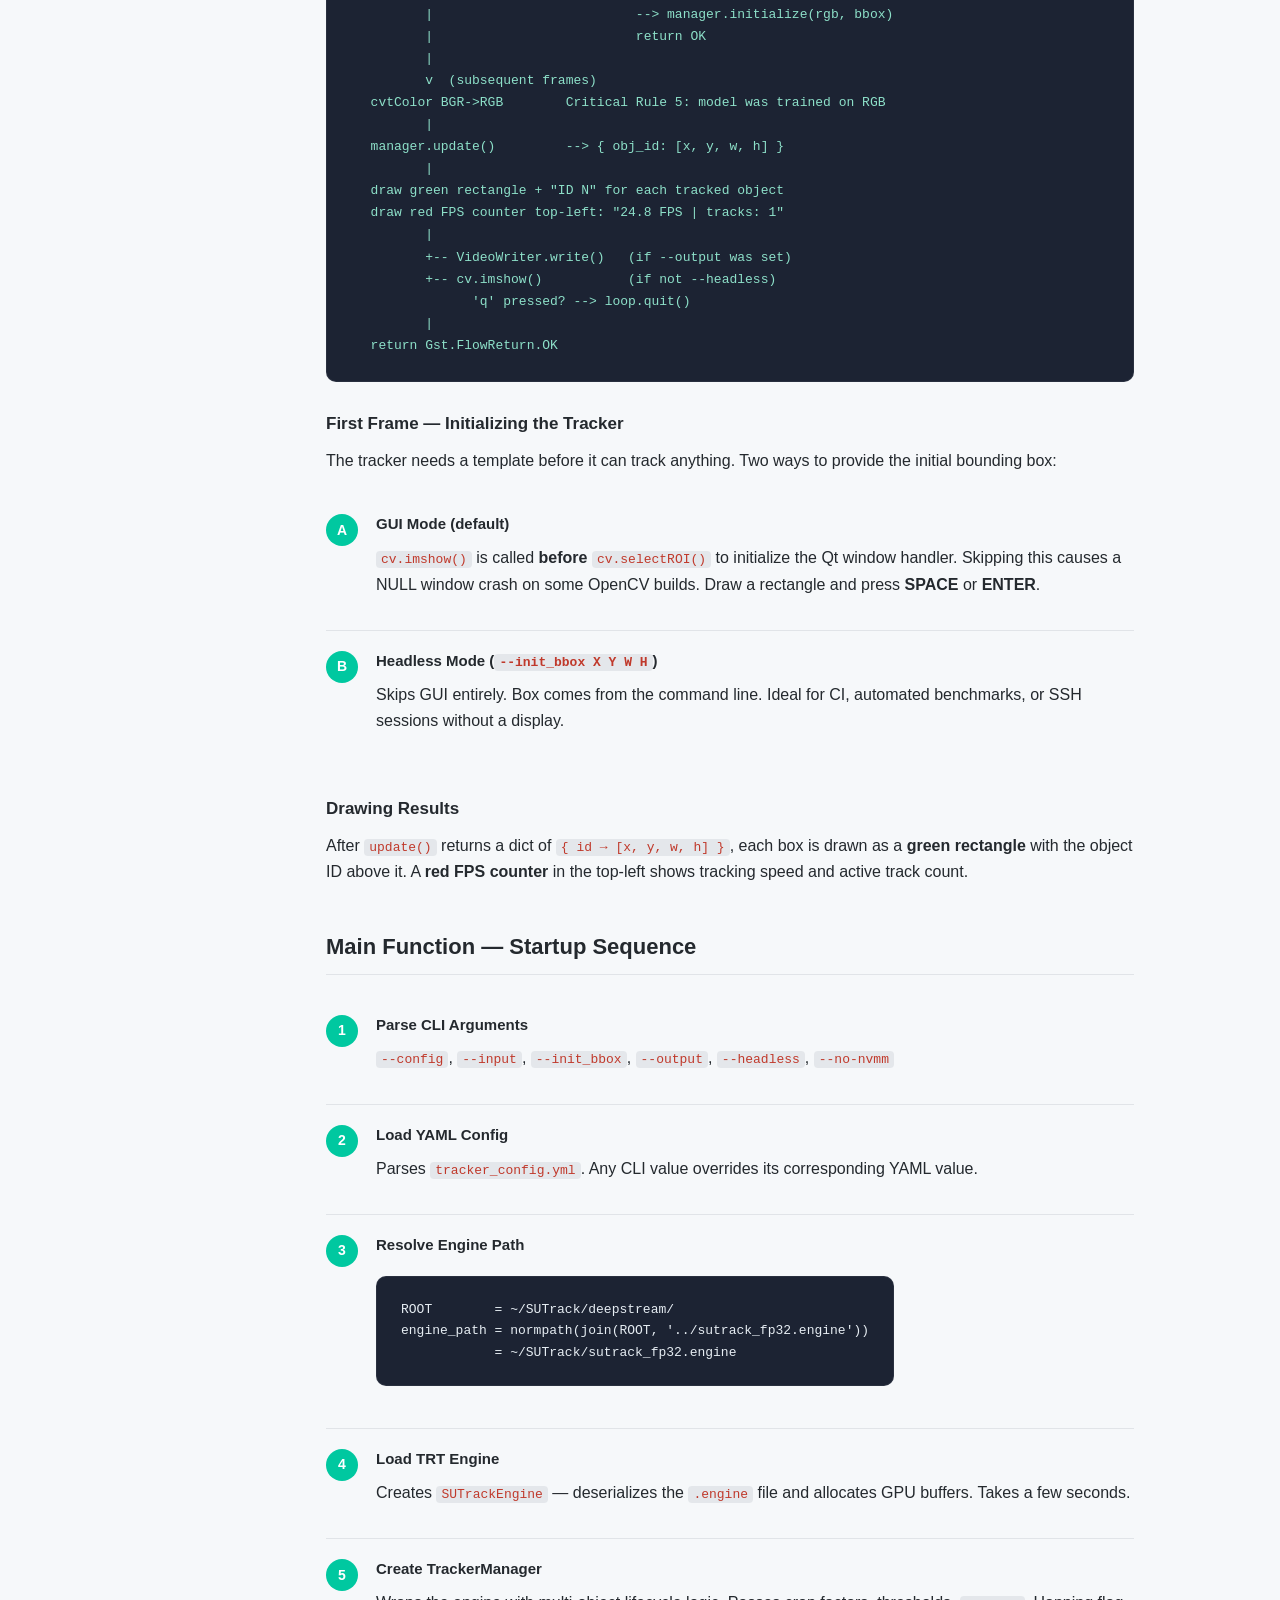
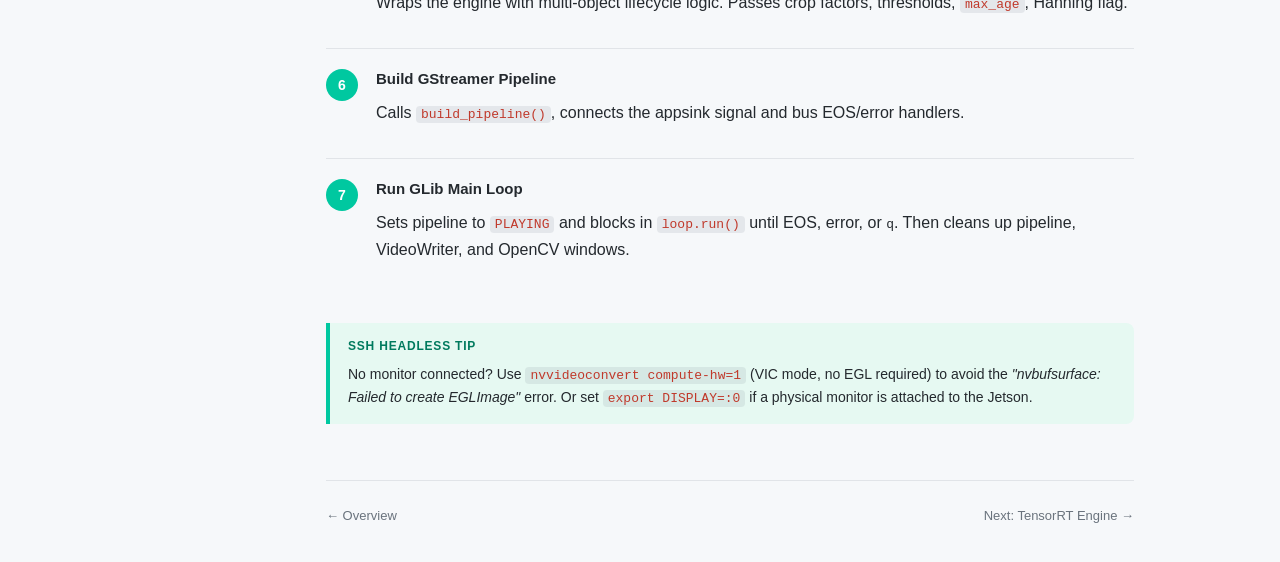
<file: deepstream/docs/html/pipeline.html>
<!DOCTYPE html>
<html lang="en">
<head>
  <meta charset="UTF-8" />
  <meta name="viewport" content="width=device-width, initial-scale=1.0" />
  <title>GStreamer Pipeline — SUTrack DeepStream Docs</title>
  <link rel="stylesheet" href="style.css" />
</head>
<body>

<aside class="sidebar">
  <a class="sidebar-logo" href="index.html">
    <div class="logo-icon">S</div>
    <div>
      <div class="logo-text">SUTrack DeepStream</div>
      <div class="logo-sub">Documentation</div>
    </div>
  </a>
  <div class="sidebar-section">Navigation</div>
  <nav>
    <a href="index.html"><span class="nav-icon">&#127968;</span> Overview</a>
    <a href="install.html"><span class="nav-icon">&#128230;</span> Installation</a>
    <a href="pipeline.html" class="active"><span class="nav-icon">&#127909;</span> GStreamer Pipeline</a>
    <a href="engine.html"><span class="nav-icon">&#9889;</span> TensorRT Engine</a>
    <a href="tracker-logic.html"><span class="nav-icon">&#127919;</span> Tracker Logic</a>
    <a href="multi-object.html"><span class="nav-icon">&#128101;</span> Multi-Object Manager</a>
    <a href="pgie.html"><span class="nav-icon">&#128433;</span> PGIE Click-to-Select</a>
  </nav>
  <div class="sidebar-section">On This Page</div>
  <nav>
    <a href="#phase6"><span class="nav-icon">&#127919;</span> Phase 6 Pipeline</a>
    <a href="#probe"><span class="nav-icon">&#128225;</span> Pad Probe Logic</a>
    <a href="#rtsp"><span class="nav-icon">&#128246;</span> RTSP Streaming</a>
    <a href="#gstreamer"><span class="nav-icon">&#10067;</span> Phase 4 (Legacy)</a>
  </nav>
</aside>

<main class="content">

  <div class="page-header">
    <div class="page-badge">&#127909; apps/deepstream_rtsp_app.py</div>
    <h1>GStreamer Pipeline</h1>
    <p>How video flows from a file or camera through DeepStream. Covers both the current Phase 6 NvDsOsd+RTSP pipeline and the legacy Phase 4 appsink pipeline.</p>
  </div>

  <h2 id="phase6">Phase 6 Pipeline — NvDsOsd + RTSP + PGIE (Current)</h2>
  <p>
    The recommended application is <code>deepstream_rtsp_app.py</code>. It uses a native
    DeepStream pad probe instead of appsink, draws boxes via <code>nvdsosd</code> in GPU memory,
    and streams output over RTSP using hardware H.264 encoding.
  </p>

  <div class="diagram"><span class="d-title">PHASE 6 PIPELINE (deepstream_rtsp_app.py)</span>

  filesrc / v4l2src / uridecodebin
       |
  decodebin  (hardware nvv4l2decoder on Jetson)
       |
  nvvideoconvert  compute-hw=1       VIC: NVMM → NVMM RGBA (no EGL context)
       |
  nvstreammux  batch-size=1  width=1280  height=720
       |
  nvinfer  config-file-path=pgie_config.txt   [Phase 6: optional PGIE detector]
       |    ResNet-10 INT8; writes NvDsObjectMeta detections into frame metadata
       |
  nvvideoconvert  compute-hw=1       bridge required between nvinfer → nvdsosd
       |
  nvdsosd  process-mode=0
       |
       | ← PAD PROBE fires on sink pad (Python tracker_probe callback):
       |   - frame 0: capture RGBA frame + read PGIE detections from obj_meta_list
       |              state.frame_ready.set()     signal main thread
       |              state.init_done.wait()      block until ROI is selected
       |   - frame 1+: cv.cvtColor RGBA→RGB
       |               TrackerManager.update()
       |               write NvDsObjectMeta bbox + label per tracked object
       |
       +──── queue ──── nvvideoconvert(hw=1) ──── nv3dsink   [local display]
       |
       └──── queue ──── nvvideoconvert(hw=1) ──── nvv4l2h264enc
                                                        |
                                                  rtph264pay
                                                        |
                                                  udpsink  port=5400

  GstRtspServer  port=8554:
      udpsrc(5400) → rtsp://&lt;jetson-ip&gt;:8554/sutrack</div>

  <h2 id="probe">Pad Probe Logic — <code>tracker_probe()</code></h2>
  <p>
    The pad probe is attached to the <strong>sink pad of <code>nvdsosd</code></strong>.
    It fires after <code>nvinfer</code> has already populated frame metadata, but before
    <code>nvdsosd</code> renders the frame. This ordering ensures PGIE detections are
    available when the probe reads them on frame 0.
  </p>

  <div class="steps">
    <div class="step">
      <div class="step-num">1</div>
      <div class="step-body">
        <h4>First Frame — Capture &amp; Signal</h4>
        <p>
          On frame 0, the probe calls <code>pyds.get_nvds_buf_surface()</code> to get an RGBA
          NumPy array, reads all <code>NvDsObjectMeta</code> entries from <code>obj_meta_list</code>
          (populated by <code>nvinfer</code>), stores them in <code>state.first_frame_detections</code>,
          and calls <code>state.frame_ready.set()</code> to wake the main thread.
          Then it blocks on <code>state.init_done.wait()</code> until ROI selection is complete.
        </p>
      </div>
    </div>
    <div class="step">
      <div class="step-num">2</div>
      <div class="step-body">
        <h4>Main Thread — ROI Selection (while probe waits)</h4>
        <p>
          The main thread waits on <code>state.frame_ready.wait()</code>, then calls
          <code>select_bbox_click_to_select()</code> or <code>manual_roi_select()</code>
          (see <a href="pgie.html">PGIE page</a>). All OpenCV GUI calls happen here — never
          inside the probe (Lesson 25). Once a box is selected, <code>state.init_done.set()</code>
          unblocks the probe.
        </p>
      </div>
    </div>
    <div class="step">
      <div class="step-num">3</div>
      <div class="step-body">
        <h4>Subsequent Frames — Track &amp; Draw</h4>
        <p>
          The probe converts the RGBA frame to RGB, calls <code>TrackerManager.update()</code>,
          and for each returned bounding box acquires an <code>NvDsObjectMeta</code> from the pool,
          fills <code>rect_params</code> and <code>text_params</code>, and adds it to the frame.
          <code>nvdsosd</code> then renders these boxes in GPU memory before the tee.
        </p>
      </div>
    </div>
  </div>

  <div class="callout rule">
    <div class="callout-title">Lesson 25 — OpenCV GUI in Main Thread Only</div>
    <code>cv2.namedWindow</code>, <code>cv2.imshow</code>, <code>cv2.setMouseCallback</code>, and
    <code>cv2.selectROI</code> must never be called inside a GStreamer pad probe. The probe runs
    in a GStreamer streaming thread; Qt requires GUI calls on the main thread.
    Use <code>threading.Event</code> to synchronize (Lesson 26).
  </div>

  <h2 id="rtsp">RTSP Streaming</h2>
  <p>
    After <code>nvdsosd</code>, a <code>tee</code> element splits the stream into two branches.
    The RTSP branch encodes with <code>nvv4l2h264enc</code> (Jetson NVENC hardware block) and
    sends RTP packets to a <code>udpsink</code> on port 5400. A <code>GstRtspServer</code>
    instance wraps a <code>udpsrc</code> media factory and serves the combined stream at
    <code>rtsp://&lt;jetson-ip&gt;:8554/sutrack</code>.
  </p>
  <p>
    The display branch tries <code>nv3dsink</code> (Jetson-native, no EGL copy) first, falling
    back to <code>nveglglessink</code> with a <code>nvvideoconvert(compute-hw=1)</code> bridge
    to avoid the NVMM surface array crash (Lesson 24).
  </p>

  <div class="callout info">
    <div class="callout-title">Headless / SSH Mode</div>
    Set <code>pipeline.headless: true</code> in <code>tracker_config.yml</code>.
    The display branch connects to <code>fakesink</code> instead of <code>nv3dsink</code>.
    No <code>DISPLAY</code> environment variable is needed. All output goes to the RTSP stream.
    Combine with <code>tracker.static_roi</code> for fully unattended operation.
  </div>

  <h2 id="gstreamer">Phase 4 (Legacy) — What is GStreamer?</h2>
  <p>
    GStreamer is a media framework that chains together <strong>elements</strong> like LEGO bricks
    to form a <strong>pipeline</strong>. Each element does one job: reading a file, decoding video,
    converting colors, or handing frames to Python.
  </p>
  <p>
    On Jetson, NVIDIA provides special elements prefixed with <code>nv</code> that use the
    hardware video decoder and GPU for color conversion — far faster than doing it in software.
  </p>

  <div class="callout info">
    <div class="callout-title">Why DeepStream?</div>
    DeepStream is NVIDIA's SDK built on GStreamer. It gives hardware-accelerated decode
    (<code>nvv4l2decoder</code>) and color conversion (<code>nvvideoconvert</code>) for free,
    leaving the CPU entirely available for the tracking logic.
  </div>

  <h2 id="build-pipeline">Building the Pipeline</h2>
  <p>
    The entire pipeline is written as a <strong>single string</strong> and parsed by
    <code>Gst.parse_launch()</code>. Elements are connected with <code>!</code> — just like Unix pipes.
  </p>

  <div class="diagram"><span class="d-title">PIPELINE STRING (file input)</span>

  filesrc location=/path/to/video.mp4
      ! decodebin                     <span class="d-note"># auto-selects nvv4l2decoder on Jetson (HW decode)</span>
      ! nvvideoconvert compute-hw=0   <span class="d-note"># GPU: NVMM memory -> system RAM, output RGBA</span>
      ! video/x-raw,format=RGBA       <span class="d-note"># capability filter: force RGBA</span>
      ! videoconvert                   <span class="d-note"># CPU: final format normalization</span>
      ! video/x-raw,format=RGBA
      ! appsink name=appsink           <span class="d-note"># hand buffer to Python callback</span>
            emit-signals=true          <span class="d-note"># fire on_new_sample() each frame</span>
            max-buffers=1              <span class="d-note"># keep only the latest frame</span>
            drop=true                  <span class="d-note"># drop old frames if tracker is slow</span>
            sync=false                 <span class="d-note"># process as fast as possible</span></div>

  <h3>Source Selection</h3>
  <table>
    <thead><tr><th>Input value</th><th>GStreamer source</th><th>Use case</th></tr></thead>
    <tbody>
      <tr><td>Empty / omitted</td><td><code>v4l2src device=/dev/video0</code></td><td>USB or CSI camera</td></tr>
      <tr><td>File path</td><td><code>filesrc location=... ! decodebin</code></td><td>Recorded video files</td></tr>
      <tr><td><code>rtsp://...</code></td><td><code>uridecodebin uri=... ! queue</code></td><td>IP cameras, network streams</td></tr>
    </tbody>
  </table>

  <h3>Why Two Color Converters?</h3>
  <p>
    The Jetson hardware decoder outputs frames in <strong>NVMM memory</strong> — GPU memory
    the CPU cannot read directly. Two elements are needed to bridge this:
  </p>
  <div class="steps">
    <div class="step">
      <div class="step-num">1</div>
      <div class="step-body">
        <h4><code>nvvideoconvert</code> — NVMM to System RAM</h4>
        <p>NVIDIA element that moves the frame from GPU memory to CPU-accessible RAM and converts
        to RGBA. <code>compute-hw=0</code> uses the GPU path, which requires an EGL context
        (<code>DISPLAY=:0</code>). Use <code>compute-hw=1</code> (VIC) for SSH headless sessions
        where no display is connected.</p>
      </div>
    </div>
    <div class="step">
      <div class="step-num">2</div>
      <div class="step-body">
        <h4><code>videoconvert</code> — Format normalization</h4>
        <p>Standard CPU-based GStreamer converter. Ensures the frame at <code>appsink</code>
        is always RGBA regardless of what the upstream source produces.</p>
      </div>
    </div>
  </div>

  <h3>Appsink Options</h3>
  <table>
    <thead><tr><th>Option</th><th>Value</th><th>Effect</th></tr></thead>
    <tbody>
      <tr><td><code>emit-signals</code></td><td>true</td><td>Fires <code>on_new_sample()</code> for each frame</td></tr>
      <tr><td><code>max-buffers</code></td><td>1</td><td>At most 1 frame queued — prevents memory buildup</td></tr>
      <tr><td><code>drop</code></td><td>true</td><td>Drops old frames if the tracker hasn't finished yet — keeps real-time</td></tr>
      <tr><td><code>sync</code></td><td>false</td><td>Ignores presentation timestamps — process as fast as possible</td></tr>
    </tbody>
  </table>

  <h2 id="buffer-convert">Buffer Conversion — <code>nvbuf_to_bgr()</code></h2>
  <p>
    Each GStreamer frame arrives as a raw <code>GstBuffer</code>. This function maps it
    into a NumPy array and converts to BGR (OpenCV's native format).
  </p>

  <pre><code><span class="kw">def</span> <span class="fn">nvbuf_to_bgr</span>(sample) -> np.ndarray:
    buf       = sample.<span class="fn">get_buffer</span>()
    structure = sample.<span class="fn">get_caps</span>().<span class="fn">get_structure</span>(<span class="nu">0</span>)

    width  = structure.<span class="fn">get_int</span>(<span class="st">'width'</span>)[<span class="nu">1</span>]
    height = structure.<span class="fn">get_int</span>(<span class="st">'height'</span>)[<span class="nu">1</span>]
    fmt    = structure.<span class="fn">get_string</span>(<span class="st">'format'</span>)   <span class="cm"># e.g. "RGBA"</span>

    result, mapinfo = buf.<span class="fn">map</span>(Gst.MapFlags.READ)
    data = np.<span class="fn">frombuffer</span>(mapinfo.data, dtype=np.uint8)
    buf.<span class="fn">unmap</span>(mapinfo)

    <span class="cm"># Most common path on Jetson after nvvideoconvert</span>
    <span class="kw">if</span> fmt <span class="kw">in</span> (<span class="st">'RGBA'</span>, <span class="st">'RGBx'</span>):
        img = data.<span class="fn">reshape</span>(height, width, <span class="nu">4</span>)
        <span class="kw">return</span> cv.<span class="fn">cvtColor</span>(img, cv.COLOR_RGBA2BGR)</code></pre>

  <p>Supported pixel formats:</p>
  <table>
    <thead><tr><th>Format</th><th>Channels</th><th>Conversion</th></tr></thead>
    <tbody>
      <tr><td><code>RGBA</code>, <code>RGBx</code></td><td>4 (alpha unused)</td><td>RGBA &#8594; BGR via OpenCV</td></tr>
      <tr><td><code>RGB</code></td><td>3</td><td>RGB &#8594; BGR via OpenCV</td></tr>
      <tr><td><code>BGRx</code>, <code>BGRA</code></td><td>4 (alpha unused)</td><td>Slice first 3 channels</td></tr>
      <tr><td><code>BGR</code></td><td>3</td><td>Copy as-is</td></tr>
      <tr><td><code>NV12</code>, <code>I420</code></td><td>YUV planar</td><td>YUV &#8594; BGR via OpenCV</td></tr>
    </tbody>
  </table>

  <div class="callout info">
    <div class="callout-title">Why return BGR and not RGB?</div>
    OpenCV works natively in BGR. We return BGR here, then convert to RGB right before calling
    the tracker. Keeping these steps separate makes intent clear:
    buffer decoding returns OpenCV-native BGR; the tracker always receives RGB (training format).
  </div>

  <h2 id="app-state">Application State — <code>AppState</code></h2>
  <p>
    <code>AppState</code> holds everything the callback needs. Because GStreamer fires callbacks
    from its own context, using a class instance avoids global variables.
  </p>

  <pre><code><span class="kw">class</span> <span class="nb">AppState</span>:
    manager:      <span class="nb">TrackerManager</span>   <span class="cm"># runs SUTrack inference</span>
    cfg:          dict              <span class="cm"># loaded YAML config</span>
    output_path:  str               <span class="cm"># .mp4 save path, or empty string</span>
    headless:     bool              <span class="cm"># True = no display window</span>

    initialized:  bool              <span class="cm"># has ROI been selected yet?</span>
    frame_idx:    int               <span class="cm"># frames sent to tracker (stale removal)</span>
    frame_count:  int               <span class="cm"># frames with results (FPS averaging)</span>
    total_time:   float             <span class="cm"># cumulative tracker wall-clock time</span>

    writer:       cv.VideoWriter    <span class="cm"># MP4 writer — created lazily on first frame</span>
    loop:         GLib.MainLoop     <span class="cm"># so callback can quit the loop on 'q'</span></code></pre>

  <div class="callout tip">
    <div class="callout-title">Lazy VideoWriter</div>
    The <code>VideoWriter</code> is created on the first frame because the video resolution is
    only known after the pipeline starts negotiating formats with the decoder.
  </div>

  <h2 id="callback">Appsink Callback — <code>on_new_sample()</code></h2>
  <p>GStreamer calls this function once for every decoded frame.</p>

  <div class="diagram"><span class="d-title">on_new_sample() FLOW</span>

  GStreamer delivers frame
         |
         v
  nvbuf_to_bgr()          --> NumPy BGR array
         |
         +-- first frame? --YES --> imshow() + selectROI()   (GUI mode)
         |                          OR  --init_bbox value    (headless)
         |                          --> manager.initialize(rgb, bbox)
         |                          return OK
         |
         v  (subsequent frames)
  cvtColor BGR->RGB        Critical Rule 5: model was trained on RGB
         |
  manager.update()         --> { obj_id: [x, y, w, h] }
         |
  draw green rectangle + "ID N" for each tracked object
  draw red FPS counter top-left: "24.8 FPS | tracks: 1"
         |
         +-- VideoWriter.write()   (if --output was set)
         +-- cv.imshow()           (if not --headless)
               'q' pressed? --> loop.quit()
         |
  return Gst.FlowReturn.OK</div>

  <h3>First Frame — Initializing the Tracker</h3>
  <p>The tracker needs a template before it can track anything. Two ways to provide the initial bounding box:</p>
  <div class="steps">
    <div class="step">
      <div class="step-num">A</div>
      <div class="step-body">
        <h4>GUI Mode (default)</h4>
        <p>
          <code>cv.imshow()</code> is called <strong>before</strong> <code>cv.selectROI()</code>
          to initialize the Qt window handler. Skipping this causes a NULL window crash on some
          OpenCV builds. Draw a rectangle and press <strong>SPACE</strong> or <strong>ENTER</strong>.
        </p>
      </div>
    </div>
    <div class="step">
      <div class="step-num">B</div>
      <div class="step-body">
        <h4>Headless Mode (<code>--init_bbox X Y W H</code>)</h4>
        <p>Skips GUI entirely. Box comes from the command line. Ideal for CI, automated benchmarks, or SSH sessions without a display.</p>
      </div>
    </div>
  </div>

  <h3>Drawing Results</h3>
  <p>
    After <code>update()</code> returns a dict of <code>{ id → [x, y, w, h] }</code>, each box
    is drawn as a <strong>green rectangle</strong> with the object ID above it.
    A <strong>red FPS counter</strong> in the top-left shows tracking speed and active track count.
  </p>

  <h2 id="main">Main Function — Startup Sequence</h2>
  <div class="steps">
    <div class="step"><div class="step-num">1</div><div class="step-body">
      <h4>Parse CLI Arguments</h4>
      <p><code>--config</code>, <code>--input</code>, <code>--init_bbox</code>, <code>--output</code>, <code>--headless</code>, <code>--no-nvmm</code></p>
    </div></div>
    <div class="step"><div class="step-num">2</div><div class="step-body">
      <h4>Load YAML Config</h4>
      <p>Parses <code>tracker_config.yml</code>. Any CLI value overrides its corresponding YAML value.</p>
    </div></div>
    <div class="step"><div class="step-num">3</div><div class="step-body">
      <h4>Resolve Engine Path</h4>
      <pre><code>ROOT        = ~/SUTrack/deepstream/
engine_path = normpath(join(ROOT, '../sutrack_fp32.engine'))
            = ~/SUTrack/sutrack_fp32.engine</code></pre>
    </div></div>
    <div class="step"><div class="step-num">4</div><div class="step-body">
      <h4>Load TRT Engine</h4>
      <p>Creates <code>SUTrackEngine</code> — deserializes the <code>.engine</code> file and allocates GPU buffers. Takes a few seconds.</p>
    </div></div>
    <div class="step"><div class="step-num">5</div><div class="step-body">
      <h4>Create TrackerManager</h4>
      <p>Wraps the engine with multi-object lifecycle logic. Passes crop factors, thresholds, <code>max_age</code>, Hanning flag.</p>
    </div></div>
    <div class="step"><div class="step-num">6</div><div class="step-body">
      <h4>Build GStreamer Pipeline</h4>
      <p>Calls <code>build_pipeline()</code>, connects the appsink signal and bus EOS/error handlers.</p>
    </div></div>
    <div class="step"><div class="step-num">7</div><div class="step-body">
      <h4>Run GLib Main Loop</h4>
      <p>Sets pipeline to <code>PLAYING</code> and blocks in <code>loop.run()</code> until EOS, error, or <kbd>q</kbd>. Then cleans up pipeline, VideoWriter, and OpenCV windows.</p>
    </div></div>
  </div>

  <div class="callout tip">
    <div class="callout-title">SSH Headless Tip</div>
    No monitor connected? Use <code>nvvideoconvert compute-hw=1</code> (VIC mode, no EGL required)
    to avoid the <em>"nvbufsurface: Failed to create EGLImage"</em> error.
    Or set <code>export DISPLAY=:0</code> if a physical monitor is attached to the Jetson.
  </div>

  <div class="page-footer">
    <div class="nav-links"><a href="index.html">&#8592; Overview</a></div>
    <div class="nav-links"><a href="engine.html">Next: TensorRT Engine &#8594;</a></div>
  </div>

</main>
</body>
</html>
</file>
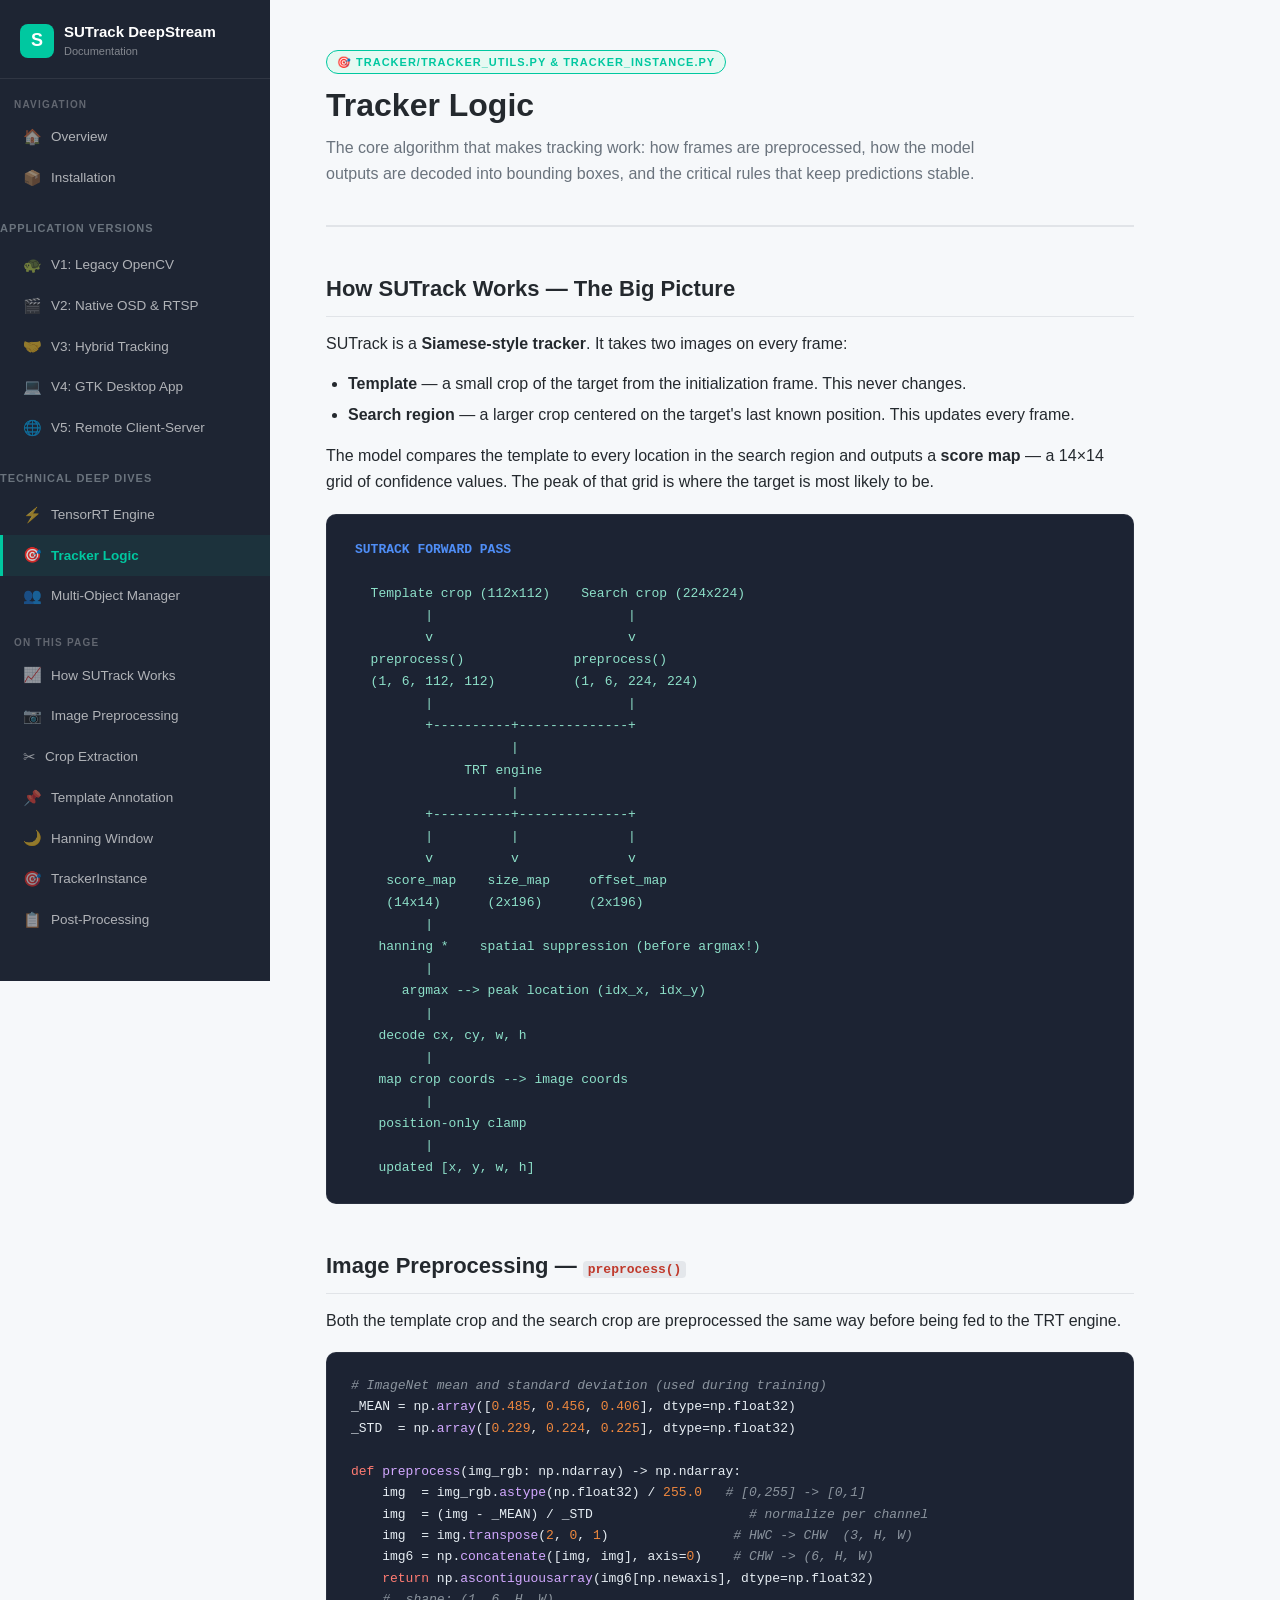
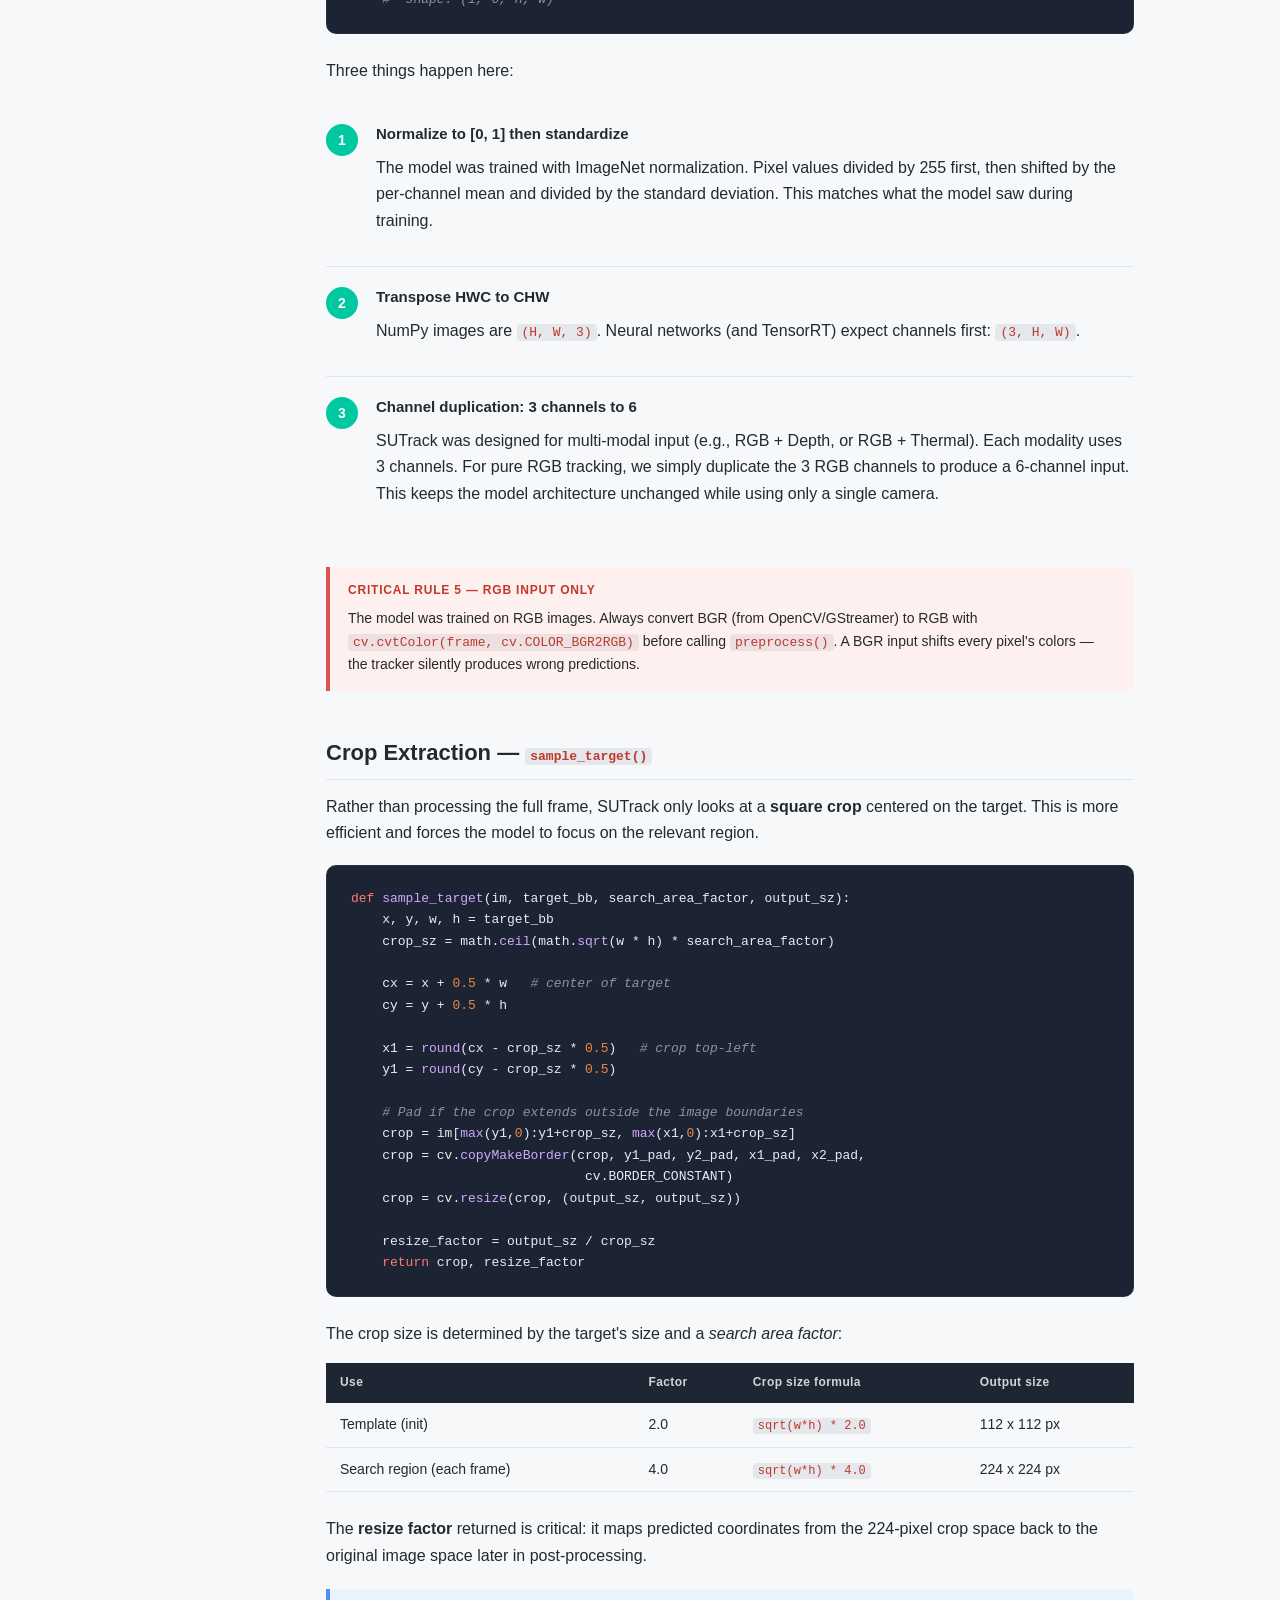
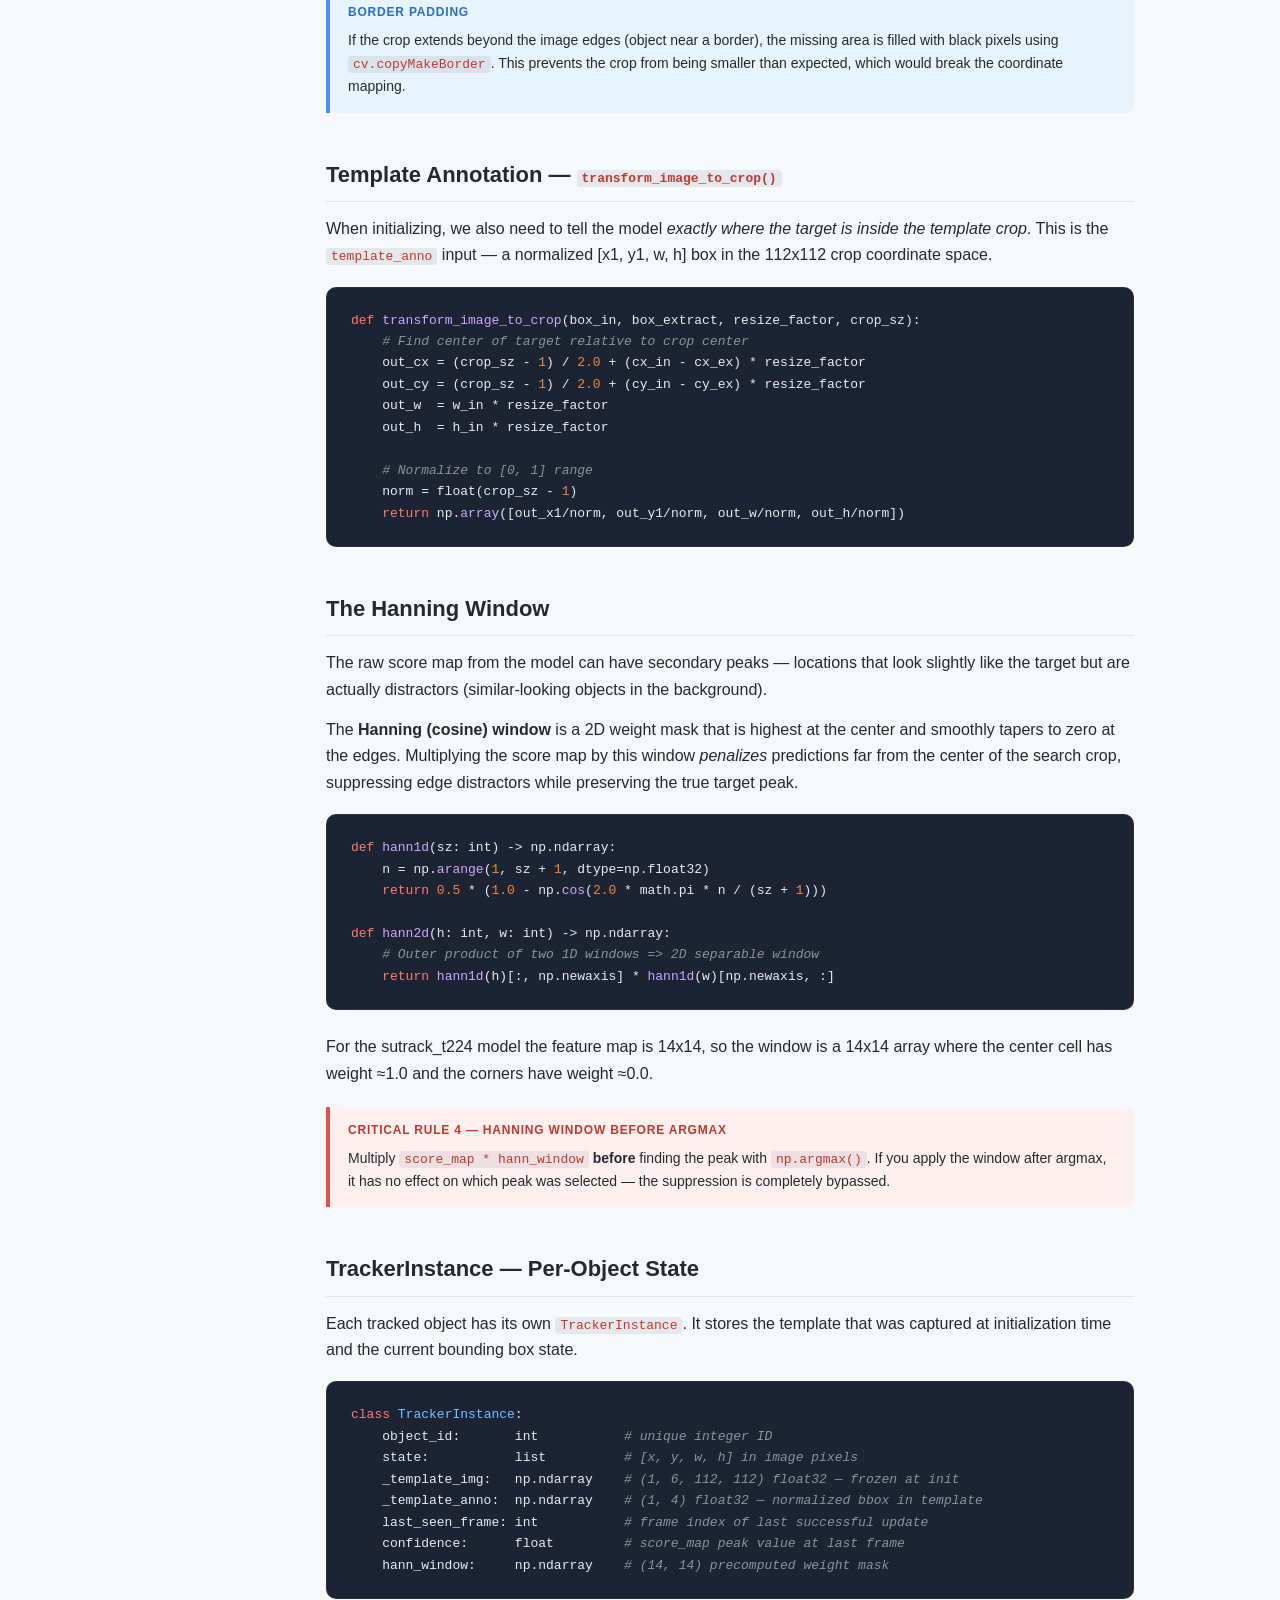
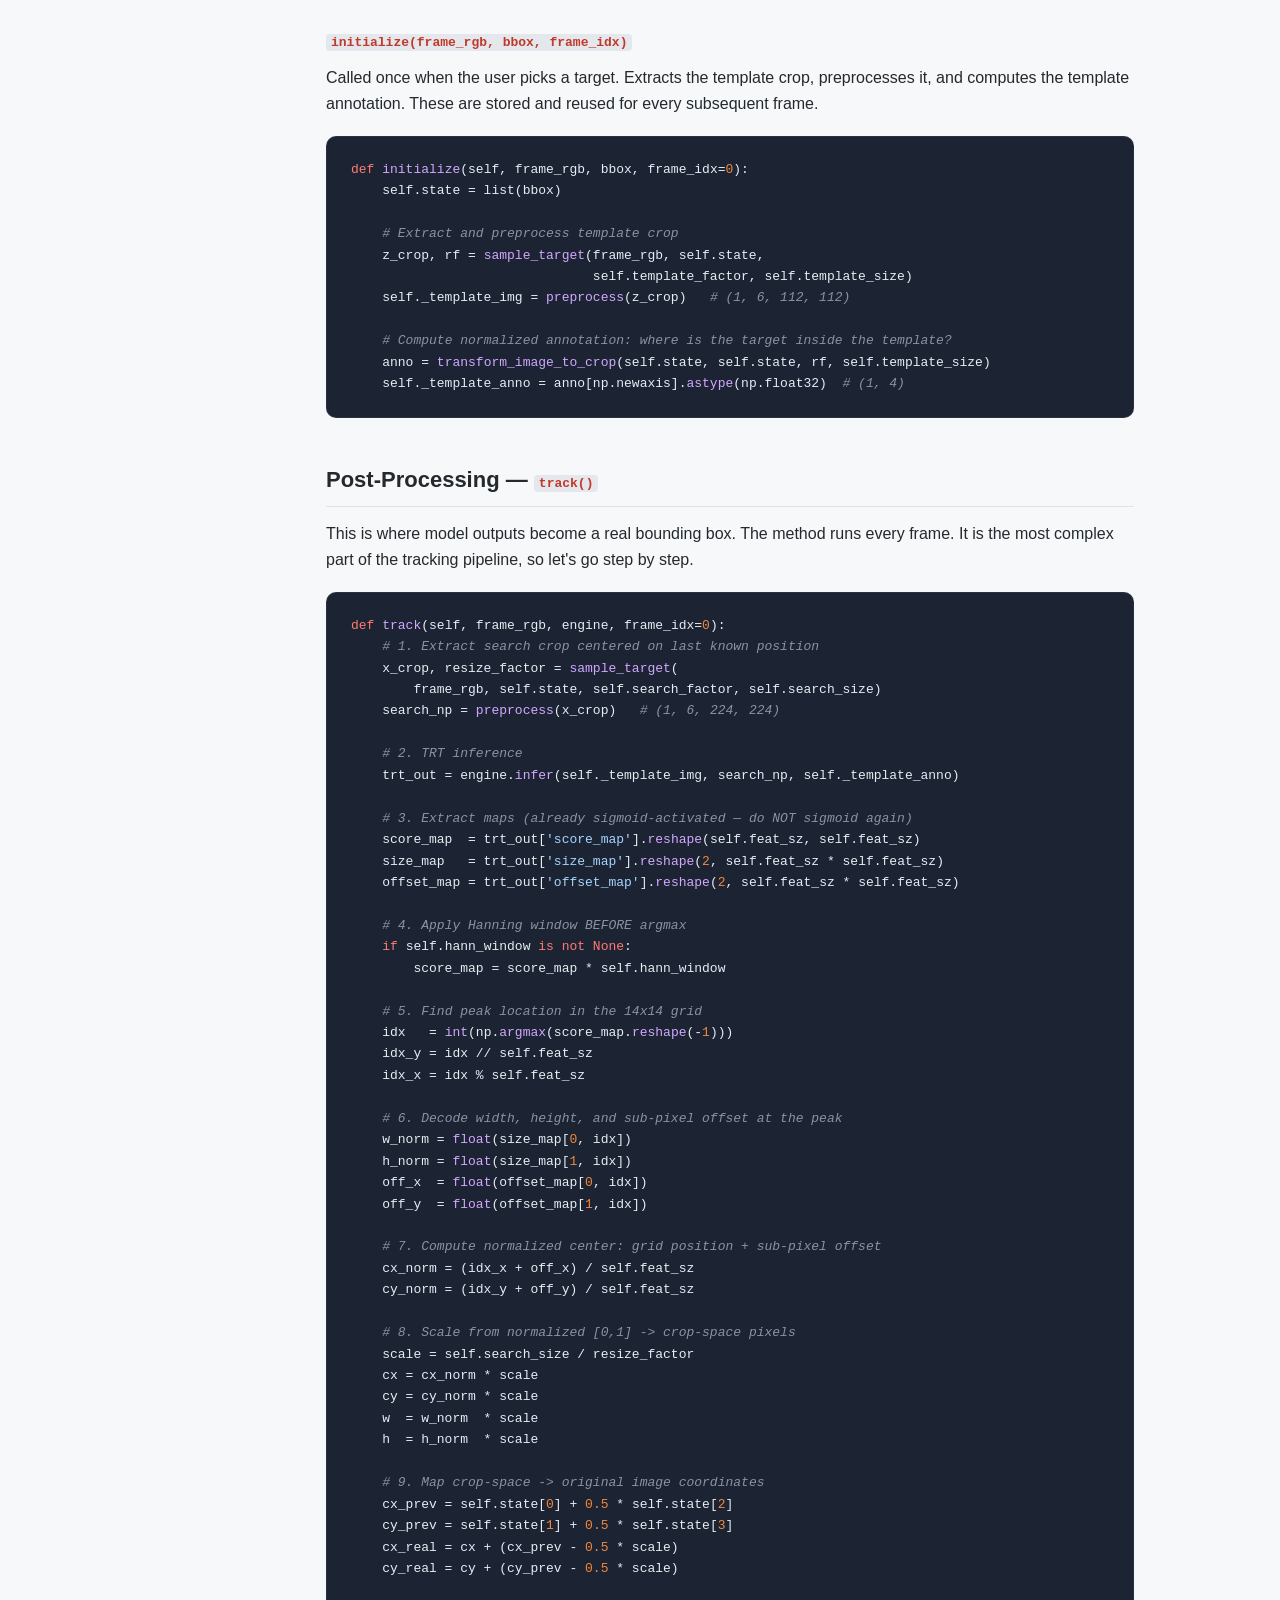
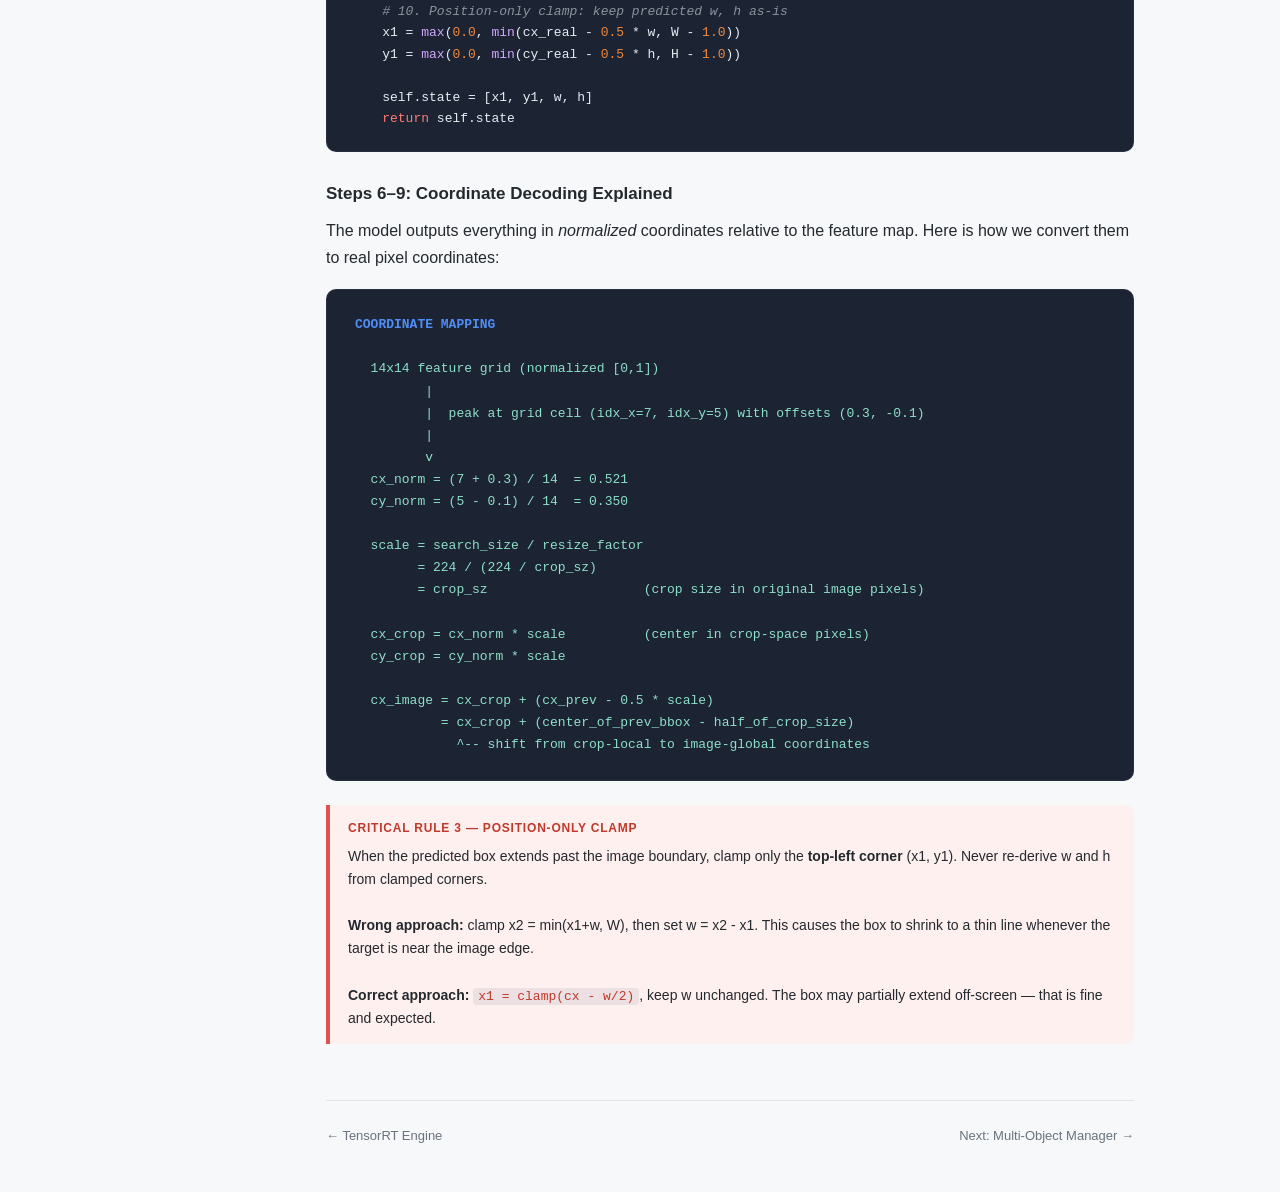
<file: deepstream/docs/html/tracker-logic.html>
<!DOCTYPE html>
<html lang="en">
<head>
  <meta charset="UTF-8" />
  <meta name="viewport" content="width=device-width, initial-scale=1.0" />
  <title>Tracker Logic — SUTrack DeepStream Docs</title>
  <link rel="stylesheet" href="style.css" />
</head>
<body>

<aside class="sidebar">
  <a class="sidebar-logo" href="index.html">
    <div class="logo-icon">S</div>
    <div>
      <div class="logo-text">SUTrack DeepStream</div>
      <div class="logo-sub">Documentation</div>
    </div>
  </a>
  <div class="sidebar-section">Navigation</div>
  <nav>
    <a href="index.html"><span class="nav-icon">🏠</span> Overview</a>
    <a href="install.html"><span class="nav-icon">📦</span> Installation</a>
    
    <div style="margin: 20px 0 8px 0; font-size: 11px; text-transform: uppercase; letter-spacing: 1px; color: var(--muted); font-weight: 600;">Application Versions</div>
    <a href="v1_legacy.html"><span class="nav-icon">🐢</span> V1: Legacy OpenCV</a>
    <a href="v2_native.html"><span class="nav-icon">🎬</span> V2: Native OSD &amp; RTSP</a>
    <a href="v3_hybrid.html"><span class="nav-icon">🤝</span> V3: Hybrid Tracking</a>
    <a href="v4_desktop.html"><span class="nav-icon">💻</span> V4: GTK Desktop App</a>
    <a href="v5_remote.html"><span class="nav-icon">🌐</span> V5: Remote Client-Server</a>

    <div style="margin: 20px 0 8px 0; font-size: 11px; text-transform: uppercase; letter-spacing: 1px; color: var(--muted); font-weight: 600;">Technical Deep Dives</div>
    <a href="engine.html"><span class="nav-icon">⚡</span> TensorRT Engine</a>
    <a href="tracker-logic.html" class="active"><span class="nav-icon">🎯</span> Tracker Logic</a>
    <a href="multi-object.html"><span class="nav-icon">👥</span> Multi-Object Manager</a>
  </nav>
  <div class="sidebar-section">On This Page</div>
  <nav>
    <a href="#overview"><span class="nav-icon">&#128200;</span> How SUTrack Works</a>
    <a href="#preprocess"><span class="nav-icon">&#128247;</span> Image Preprocessing</a>
    <a href="#crop"><span class="nav-icon">&#9986;</span> Crop Extraction</a>
    <a href="#anno"><span class="nav-icon">&#128204;</span> Template Annotation</a>
    <a href="#hanning"><span class="nav-icon">&#127769;</span> Hanning Window</a>
    <a href="#instance"><span class="nav-icon">&#127919;</span> TrackerInstance</a>
    <a href="#postprocess"><span class="nav-icon">&#128203;</span> Post-Processing</a>
  </nav>
</aside>

<main class="content">

  <div class="page-header">
    <div class="page-badge">&#127919; tracker/tracker_utils.py &amp; tracker_instance.py</div>
    <h1>Tracker Logic</h1>
    <p>The core algorithm that makes tracking work: how frames are preprocessed, how the model outputs are decoded into bounding boxes, and the critical rules that keep predictions stable.</p>
  </div>

  <h2 id="overview">How SUTrack Works — The Big Picture</h2>
  <p>
    SUTrack is a <strong>Siamese-style tracker</strong>. It takes two images on every frame:
  </p>
  <ul>
    <li><strong>Template</strong> — a small crop of the target from the initialization frame. This never changes.</li>
    <li><strong>Search region</strong> — a larger crop centered on the target's last known position. This updates every frame.</li>
  </ul>
  <p>
    The model compares the template to every location in the search region and outputs a
    <strong>score map</strong> — a 14×14 grid of confidence values. The peak of that grid
    is where the target is most likely to be.
  </p>

  <div class="diagram"><span class="d-title">SUTRACK FORWARD PASS</span>

  Template crop (112x112)    Search crop (224x224)
         |                         |
         v                         v
  preprocess()              preprocess()
  (1, 6, 112, 112)          (1, 6, 224, 224)
         |                         |
         +----------+--------------+
                    |
              TRT engine
                    |
         +----------+--------------+
         |          |              |
         v          v              v
    score_map    size_map     offset_map
    (14x14)      (2x196)      (2x196)
         |
   hanning *    spatial suppression (before argmax!)
         |
      argmax --> peak location (idx_x, idx_y)
         |
   decode cx, cy, w, h
         |
   map crop coords --> image coords
         |
   position-only clamp
         |
   updated [x, y, w, h]</div>

  <h2 id="preprocess">Image Preprocessing — <code>preprocess()</code></h2>
  <p>
    Both the template crop and the search crop are preprocessed the same way before being
    fed to the TRT engine.
  </p>

  <pre><code><span class="cm"># ImageNet mean and standard deviation (used during training)</span>
_MEAN = np.<span class="fn">array</span>([<span class="nu">0.485</span>, <span class="nu">0.456</span>, <span class="nu">0.406</span>], dtype=np.float32)
_STD  = np.<span class="fn">array</span>([<span class="nu">0.229</span>, <span class="nu">0.224</span>, <span class="nu">0.225</span>], dtype=np.float32)

<span class="kw">def</span> <span class="fn">preprocess</span>(img_rgb: np.ndarray) -> np.ndarray:
    img  = img_rgb.<span class="fn">astype</span>(np.float32) / <span class="nu">255.0</span>   <span class="cm"># [0,255] -> [0,1]</span>
    img  = (img - _MEAN) / _STD                    <span class="cm"># normalize per channel</span>
    img  = img.<span class="fn">transpose</span>(<span class="nu">2</span>, <span class="nu">0</span>, <span class="nu">1</span>)                <span class="cm"># HWC -> CHW  (3, H, W)</span>
    img6 = np.<span class="fn">concatenate</span>([img, img], axis=<span class="nu">0</span>)    <span class="cm"># CHW -> (6, H, W)</span>
    <span class="kw">return</span> np.<span class="fn">ascontiguousarray</span>(img6[np.newaxis], dtype=np.float32)
    <span class="cm">#  shape: (1, 6, H, W)</span></code></pre>

  <p>Three things happen here:</p>
  <div class="steps">
    <div class="step">
      <div class="step-num">1</div>
      <div class="step-body">
        <h4>Normalize to [0, 1] then standardize</h4>
        <p>The model was trained with ImageNet normalization. Pixel values divided by 255 first, then shifted by the per-channel mean and divided by the standard deviation. This matches what the model saw during training.</p>
      </div>
    </div>
    <div class="step">
      <div class="step-num">2</div>
      <div class="step-body">
        <h4>Transpose HWC to CHW</h4>
        <p>NumPy images are <code>(H, W, 3)</code>. Neural networks (and TensorRT) expect channels first: <code>(3, H, W)</code>.</p>
      </div>
    </div>
    <div class="step">
      <div class="step-num">3</div>
      <div class="step-body">
        <h4>Channel duplication: 3 channels to 6</h4>
        <p>
          SUTrack was designed for multi-modal input (e.g., RGB + Depth, or RGB + Thermal).
          Each modality uses 3 channels. For pure RGB tracking, we simply duplicate the
          3 RGB channels to produce a 6-channel input. This keeps the model architecture
          unchanged while using only a single camera.
        </p>
      </div>
    </div>
  </div>

  <div class="callout rule">
    <div class="callout-title">Critical Rule 5 — RGB Input Only</div>
    The model was trained on RGB images. Always convert BGR (from OpenCV/GStreamer) to RGB
    with <code>cv.cvtColor(frame, cv.COLOR_BGR2RGB)</code> before calling <code>preprocess()</code>.
    A BGR input shifts every pixel's colors — the tracker silently produces wrong predictions.
  </div>

  <h2 id="crop">Crop Extraction — <code>sample_target()</code></h2>
  <p>
    Rather than processing the full frame, SUTrack only looks at a <strong>square crop</strong>
    centered on the target. This is more efficient and forces the model to focus on the
    relevant region.
  </p>

  <pre><code><span class="kw">def</span> <span class="fn">sample_target</span>(im, target_bb, search_area_factor, output_sz):
    x, y, w, h = target_bb
    crop_sz = math.<span class="fn">ceil</span>(math.<span class="fn">sqrt</span>(w * h) * search_area_factor)

    cx = x + <span class="nu">0.5</span> * w   <span class="cm"># center of target</span>
    cy = y + <span class="nu">0.5</span> * h

    x1 = <span class="fn">round</span>(cx - crop_sz * <span class="nu">0.5</span>)   <span class="cm"># crop top-left</span>
    y1 = <span class="fn">round</span>(cy - crop_sz * <span class="nu">0.5</span>)

    <span class="cm"># Pad if the crop extends outside the image boundaries</span>
    crop = im[<span class="fn">max</span>(y1,<span class="nu">0</span>):y1+crop_sz, <span class="fn">max</span>(x1,<span class="nu">0</span>):x1+crop_sz]
    crop = cv.<span class="fn">copyMakeBorder</span>(crop, y1_pad, y2_pad, x1_pad, x2_pad,
                              cv.BORDER_CONSTANT)
    crop = cv.<span class="fn">resize</span>(crop, (output_sz, output_sz))

    resize_factor = output_sz / crop_sz
    <span class="kw">return</span> crop, resize_factor</code></pre>

  <p>The crop size is determined by the target's size and a <em>search area factor</em>:</p>
  <table>
    <thead><tr><th>Use</th><th>Factor</th><th>Crop size formula</th><th>Output size</th></tr></thead>
    <tbody>
      <tr><td>Template (init)</td><td>2.0</td><td><code>sqrt(w*h) * 2.0</code></td><td>112 x 112 px</td></tr>
      <tr><td>Search region (each frame)</td><td>4.0</td><td><code>sqrt(w*h) * 4.0</code></td><td>224 x 224 px</td></tr>
    </tbody>
  </table>

  <p>
    The <strong>resize factor</strong> returned is critical: it maps predicted coordinates
    from the 224-pixel crop space back to the original image space later in post-processing.
  </p>

  <div class="callout info">
    <div class="callout-title">Border Padding</div>
    If the crop extends beyond the image edges (object near a border), the missing area is
    filled with black pixels using <code>cv.copyMakeBorder</code>. This prevents the crop from
    being smaller than expected, which would break the coordinate mapping.
  </div>

  <h2 id="anno">Template Annotation — <code>transform_image_to_crop()</code></h2>
  <p>
    When initializing, we also need to tell the model <em>exactly where the target is
    inside the template crop</em>. This is the <code>template_anno</code> input —
    a normalized [x1, y1, w, h] box in the 112x112 crop coordinate space.
  </p>
  <pre><code><span class="kw">def</span> <span class="fn">transform_image_to_crop</span>(box_in, box_extract, resize_factor, crop_sz):
    <span class="cm"># Find center of target relative to crop center</span>
    out_cx = (crop_sz - <span class="nu">1</span>) / <span class="nu">2.0</span> + (cx_in - cx_ex) * resize_factor
    out_cy = (crop_sz - <span class="nu">1</span>) / <span class="nu">2.0</span> + (cy_in - cy_ex) * resize_factor
    out_w  = w_in * resize_factor
    out_h  = h_in * resize_factor

    <span class="cm"># Normalize to [0, 1] range</span>
    norm = float(crop_sz - <span class="nu">1</span>)
    <span class="kw">return</span> np.<span class="fn">array</span>([out_x1/norm, out_y1/norm, out_w/norm, out_h/norm])</code></pre>

  <h2 id="hanning">The Hanning Window</h2>
  <p>
    The raw score map from the model can have secondary peaks — locations that look slightly
    like the target but are actually distractors (similar-looking objects in the background).
  </p>
  <p>
    The <strong>Hanning (cosine) window</strong> is a 2D weight mask that is highest at the
    center and smoothly tapers to zero at the edges. Multiplying the score map by this window
    <em>penalizes</em> predictions far from the center of the search crop, suppressing
    edge distractors while preserving the true target peak.
  </p>

  <pre><code><span class="kw">def</span> <span class="fn">hann1d</span>(sz: int) -> np.ndarray:
    n = np.<span class="fn">arange</span>(<span class="nu">1</span>, sz + <span class="nu">1</span>, dtype=np.float32)
    <span class="kw">return</span> <span class="nu">0.5</span> * (<span class="nu">1.0</span> - np.<span class="fn">cos</span>(<span class="nu">2.0</span> * math.pi * n / (sz + <span class="nu">1</span>)))

<span class="kw">def</span> <span class="fn">hann2d</span>(h: int, w: int) -> np.ndarray:
    <span class="cm"># Outer product of two 1D windows => 2D separable window</span>
    <span class="kw">return</span> <span class="fn">hann1d</span>(h)[:, np.newaxis] * <span class="fn">hann1d</span>(w)[np.newaxis, :]</code></pre>

  <p>
    For the sutrack_t224 model the feature map is 14x14, so the window is a 14x14 array
    where the center cell has weight ≈1.0 and the corners have weight ≈0.0.
  </p>

  <div class="callout rule">
    <div class="callout-title">Critical Rule 4 — Hanning Window Before argmax</div>
    Multiply <code>score_map * hann_window</code> <strong>before</strong> finding the peak with
    <code>np.argmax()</code>. If you apply the window after argmax, it has no effect on which
    peak was selected — the suppression is completely bypassed.
  </div>

  <h2 id="instance">TrackerInstance — Per-Object State</h2>
  <p>
    Each tracked object has its own <code>TrackerInstance</code>. It stores the template
    that was captured at initialization time and the current bounding box state.
  </p>

  <pre><code><span class="kw">class</span> <span class="nb">TrackerInstance</span>:
    object_id:       int           <span class="cm"># unique integer ID</span>
    state:           list          <span class="cm"># [x, y, w, h] in image pixels</span>
    _template_img:   np.ndarray    <span class="cm"># (1, 6, 112, 112) float32 — frozen at init</span>
    _template_anno:  np.ndarray    <span class="cm"># (1, 4) float32 — normalized bbox in template</span>
    last_seen_frame: int           <span class="cm"># frame index of last successful update</span>
    confidence:      float         <span class="cm"># score_map peak value at last frame</span>
    hann_window:     np.ndarray    <span class="cm"># (14, 14) precomputed weight mask</span></code></pre>

  <h3><code>initialize(frame_rgb, bbox, frame_idx)</code></h3>
  <p>
    Called once when the user picks a target. Extracts the template crop, preprocesses it,
    and computes the template annotation. These are stored and reused for every subsequent frame.
  </p>
  <pre><code><span class="kw">def</span> <span class="fn">initialize</span>(self, frame_rgb, bbox, frame_idx=<span class="nu">0</span>):
    self.state = list(bbox)

    <span class="cm"># Extract and preprocess template crop</span>
    z_crop, rf = <span class="fn">sample_target</span>(frame_rgb, self.state,
                               self.template_factor, self.template_size)
    self._template_img = <span class="fn">preprocess</span>(z_crop)   <span class="cm"># (1, 6, 112, 112)</span>

    <span class="cm"># Compute normalized annotation: where is the target inside the template?</span>
    anno = <span class="fn">transform_image_to_crop</span>(self.state, self.state, rf, self.template_size)
    self._template_anno = anno[np.newaxis].<span class="fn">astype</span>(np.float32)  <span class="cm"># (1, 4)</span></code></pre>

  <h2 id="postprocess">Post-Processing — <code>track()</code></h2>
  <p>
    This is where model outputs become a real bounding box. The method runs every frame.
    It is the most complex part of the tracking pipeline, so let's go step by step.
  </p>

  <pre><code><span class="kw">def</span> <span class="fn">track</span>(self, frame_rgb, engine, frame_idx=<span class="nu">0</span>):
    <span class="cm"># 1. Extract search crop centered on last known position</span>
    x_crop, resize_factor = <span class="fn">sample_target</span>(
        frame_rgb, self.state, self.search_factor, self.search_size)
    search_np = <span class="fn">preprocess</span>(x_crop)   <span class="cm"># (1, 6, 224, 224)</span>

    <span class="cm"># 2. TRT inference</span>
    trt_out = engine.<span class="fn">infer</span>(self._template_img, search_np, self._template_anno)

    <span class="cm"># 3. Extract maps (already sigmoid-activated — do NOT sigmoid again)</span>
    score_map  = trt_out[<span class="st">'score_map'</span>].<span class="fn">reshape</span>(self.feat_sz, self.feat_sz)
    size_map   = trt_out[<span class="st">'size_map'</span>].<span class="fn">reshape</span>(<span class="nu">2</span>, self.feat_sz * self.feat_sz)
    offset_map = trt_out[<span class="st">'offset_map'</span>].<span class="fn">reshape</span>(<span class="nu">2</span>, self.feat_sz * self.feat_sz)

    <span class="cm"># 4. Apply Hanning window BEFORE argmax</span>
    <span class="kw">if</span> self.hann_window <span class="kw">is not None</span>:
        score_map = score_map * self.hann_window

    <span class="cm"># 5. Find peak location in the 14x14 grid</span>
    idx   = <span class="fn">int</span>(np.<span class="fn">argmax</span>(score_map.<span class="fn">reshape</span>(-<span class="nu">1</span>)))
    idx_y = idx // self.feat_sz
    idx_x = idx % self.feat_sz

    <span class="cm"># 6. Decode width, height, and sub-pixel offset at the peak</span>
    w_norm = <span class="fn">float</span>(size_map[<span class="nu">0</span>, idx])
    h_norm = <span class="fn">float</span>(size_map[<span class="nu">1</span>, idx])
    off_x  = <span class="fn">float</span>(offset_map[<span class="nu">0</span>, idx])
    off_y  = <span class="fn">float</span>(offset_map[<span class="nu">1</span>, idx])

    <span class="cm"># 7. Compute normalized center: grid position + sub-pixel offset</span>
    cx_norm = (idx_x + off_x) / self.feat_sz
    cy_norm = (idx_y + off_y) / self.feat_sz

    <span class="cm"># 8. Scale from normalized [0,1] -> crop-space pixels</span>
    scale = self.search_size / resize_factor
    cx = cx_norm * scale
    cy = cy_norm * scale
    w  = w_norm  * scale
    h  = h_norm  * scale

    <span class="cm"># 9. Map crop-space -> original image coordinates</span>
    cx_prev = self.state[<span class="nu">0</span>] + <span class="nu">0.5</span> * self.state[<span class="nu">2</span>]
    cy_prev = self.state[<span class="nu">1</span>] + <span class="nu">0.5</span> * self.state[<span class="nu">3</span>]
    cx_real = cx + (cx_prev - <span class="nu">0.5</span> * scale)
    cy_real = cy + (cy_prev - <span class="nu">0.5</span> * scale)

    <span class="cm"># 10. Position-only clamp: keep predicted w, h as-is</span>
    x1 = <span class="fn">max</span>(<span class="nu">0.0</span>, <span class="fn">min</span>(cx_real - <span class="nu">0.5</span> * w, W - <span class="nu">1.0</span>))
    y1 = <span class="fn">max</span>(<span class="nu">0.0</span>, <span class="fn">min</span>(cy_real - <span class="nu">0.5</span> * h, H - <span class="nu">1.0</span>))

    self.state = [x1, y1, w, h]
    <span class="kw">return</span> self.state</code></pre>

  <h3>Steps 6–9: Coordinate Decoding Explained</h3>
  <p>
    The model outputs everything in <em>normalized</em> coordinates relative to the feature map.
    Here is how we convert them to real pixel coordinates:
  </p>

  <div class="diagram"><span class="d-title">COORDINATE MAPPING</span>

  14x14 feature grid (normalized [0,1])
         |
         |  peak at grid cell (idx_x=7, idx_y=5) with offsets (0.3, -0.1)
         |
         v
  cx_norm = (7 + 0.3) / 14  = 0.521
  cy_norm = (5 - 0.1) / 14  = 0.350

  scale = search_size / resize_factor
        = 224 / (224 / crop_sz)
        = crop_sz                    (crop size in original image pixels)

  cx_crop = cx_norm * scale          (center in crop-space pixels)
  cy_crop = cy_norm * scale

  cx_image = cx_crop + (cx_prev - 0.5 * scale)
           = cx_crop + (center_of_prev_bbox - half_of_crop_size)
             ^-- shift from crop-local to image-global coordinates</div>

  <div class="callout rule">
    <div class="callout-title">Critical Rule 3 — Position-Only Clamp</div>
    When the predicted box extends past the image boundary, clamp only the <strong>top-left
    corner</strong> (x1, y1). Never re-derive w and h from clamped corners.
    <br><br>
    <strong>Wrong approach:</strong> clamp x2 = min(x1+w, W), then set w = x2 - x1.
    This causes the box to shrink to a thin line whenever the target is near the image edge.
    <br><br>
    <strong>Correct approach:</strong> <code>x1 = clamp(cx - w/2)</code>, keep w unchanged.
    The box may partially extend off-screen — that is fine and expected.
  </div>

  <div class="page-footer">
    <div class="nav-links"><a href="engine.html">&#8592; TensorRT Engine</a></div>
    <div class="nav-links"><a href="multi-object.html">Next: Multi-Object Manager &#8594;</a></div>
  </div>

</main>
</body>
</html>
</file>
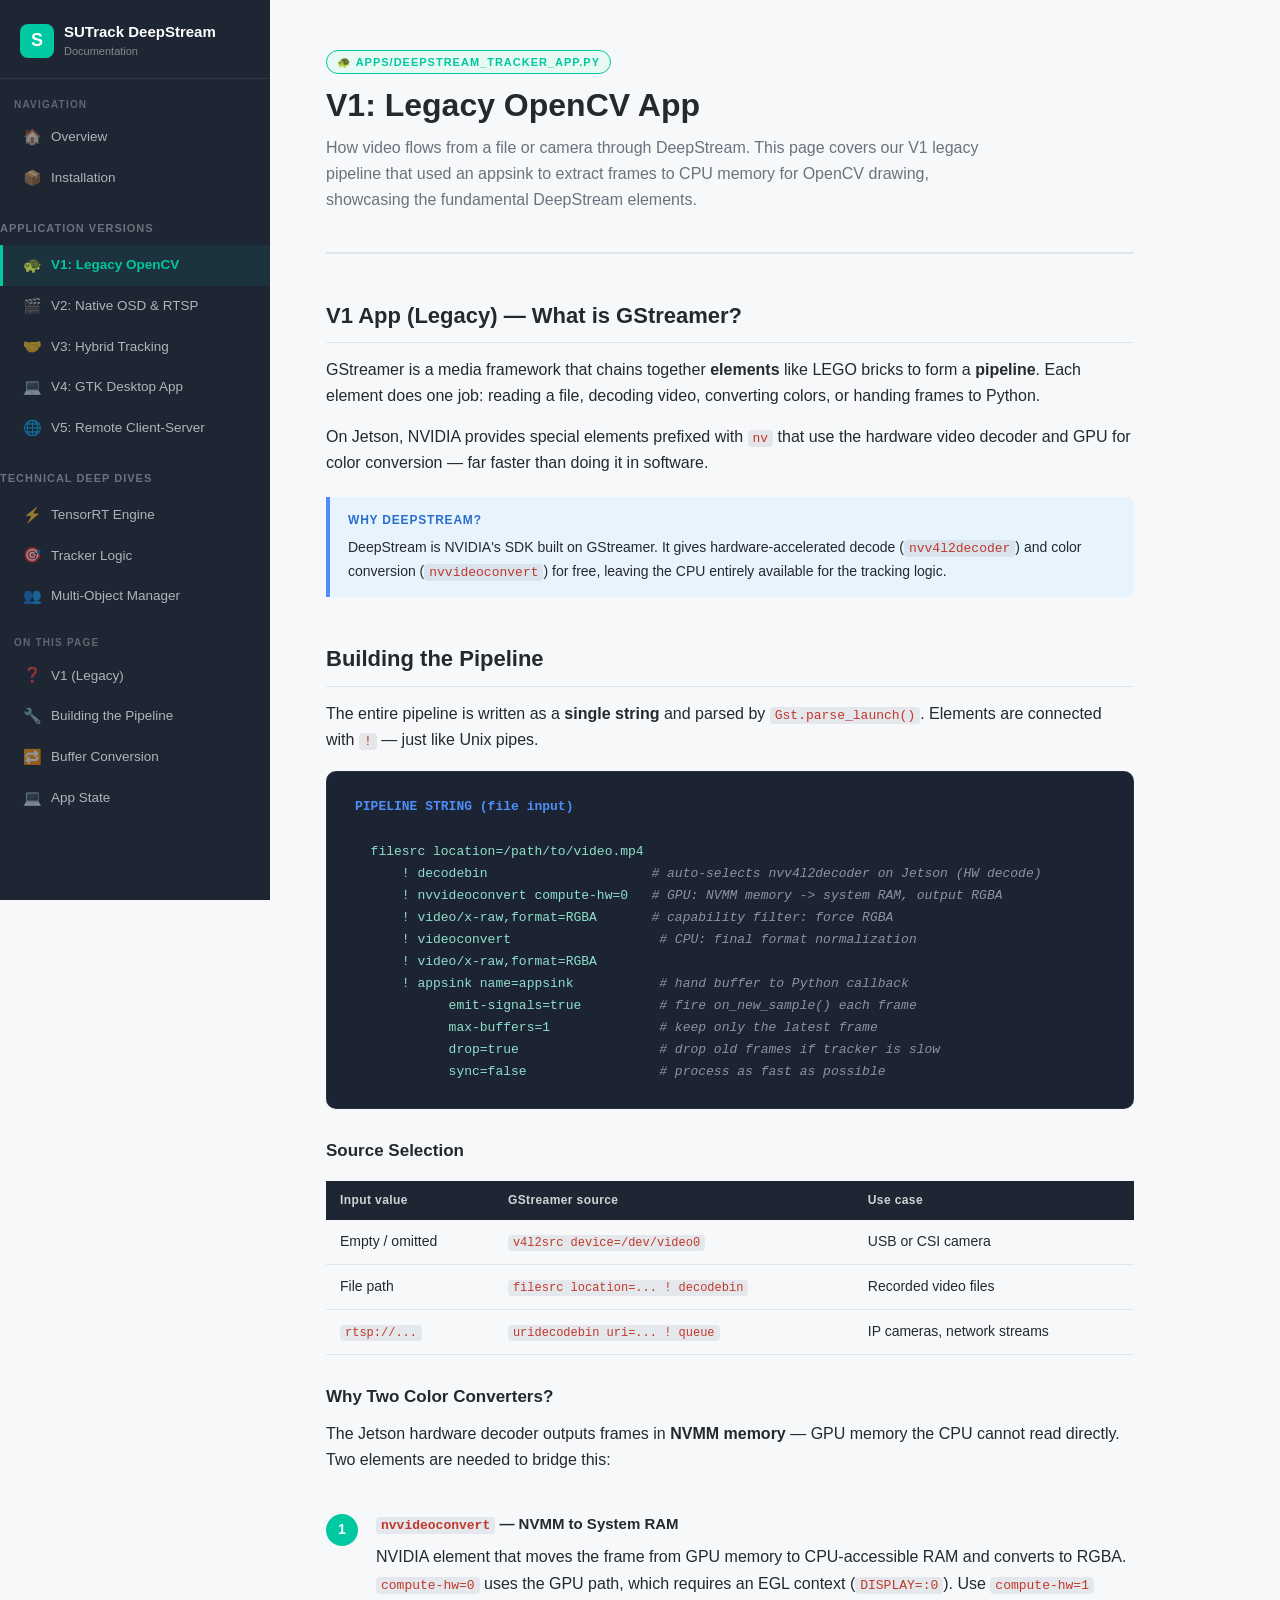
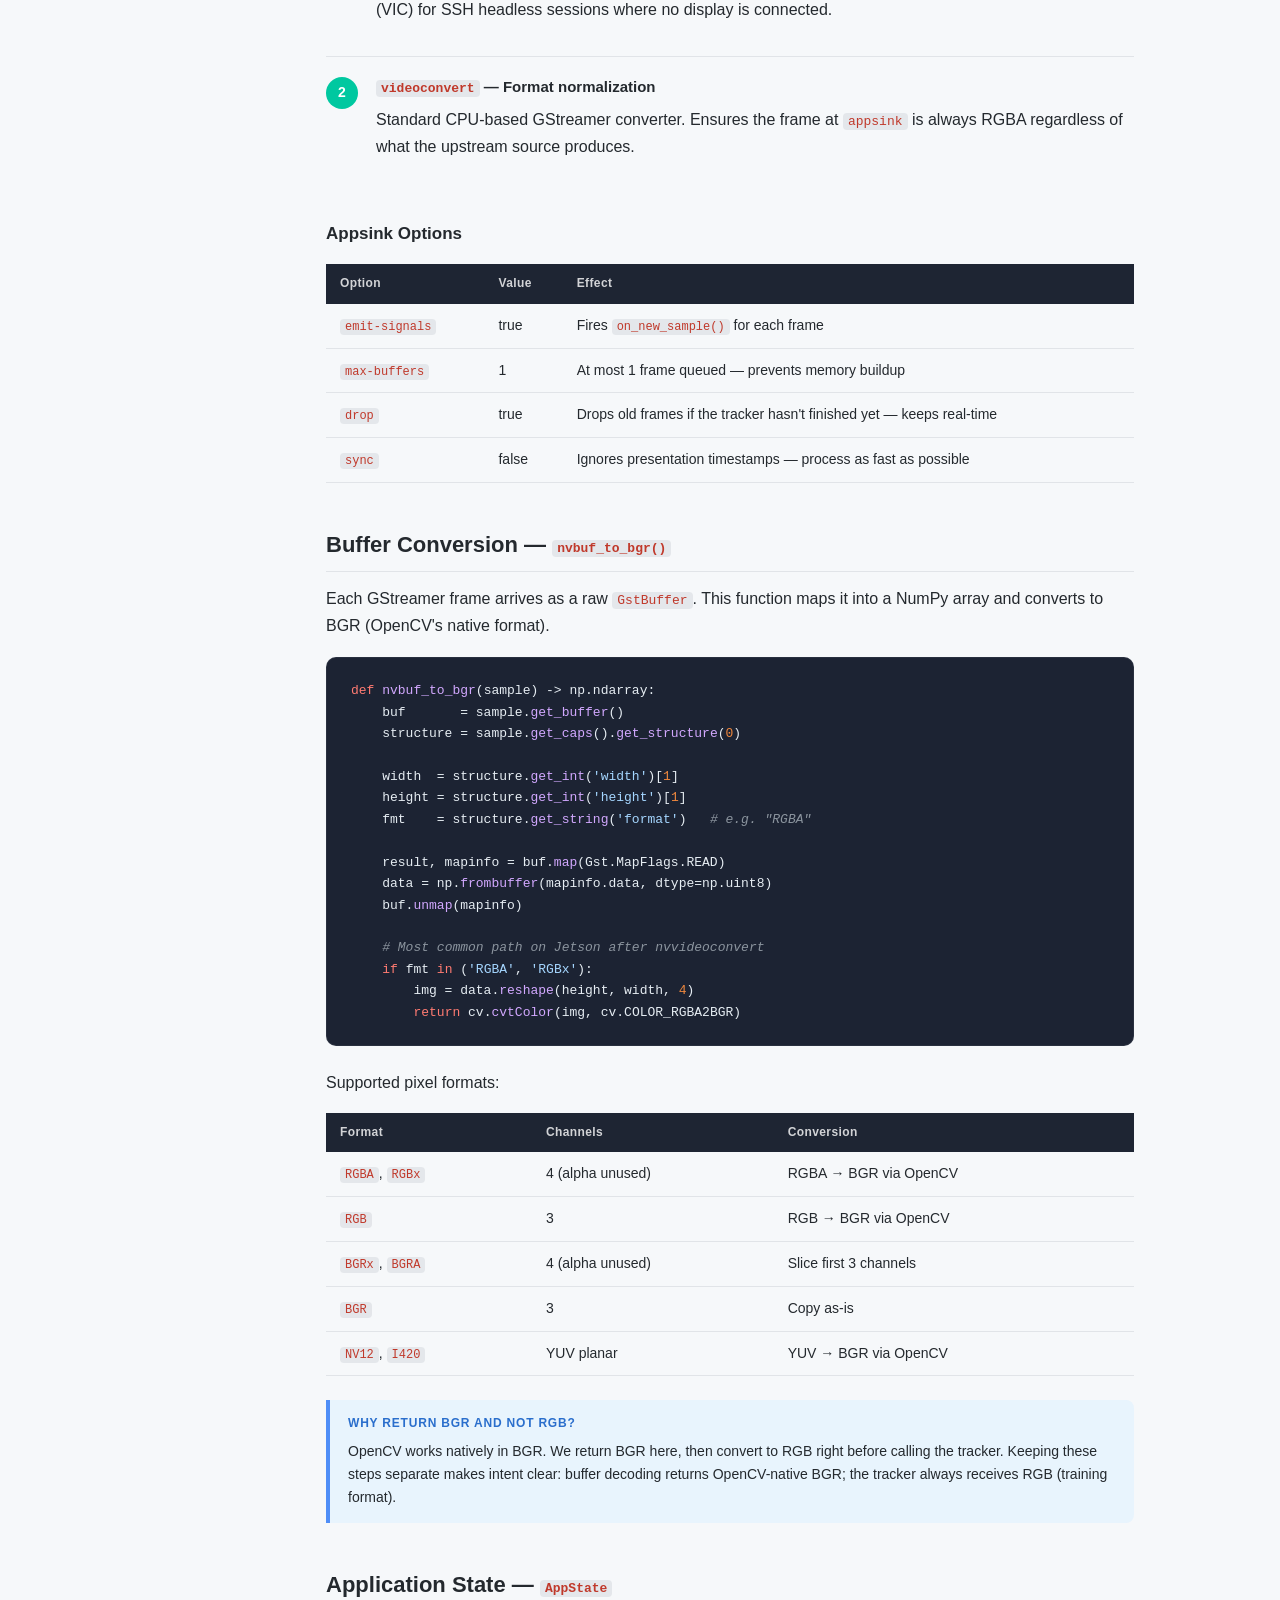
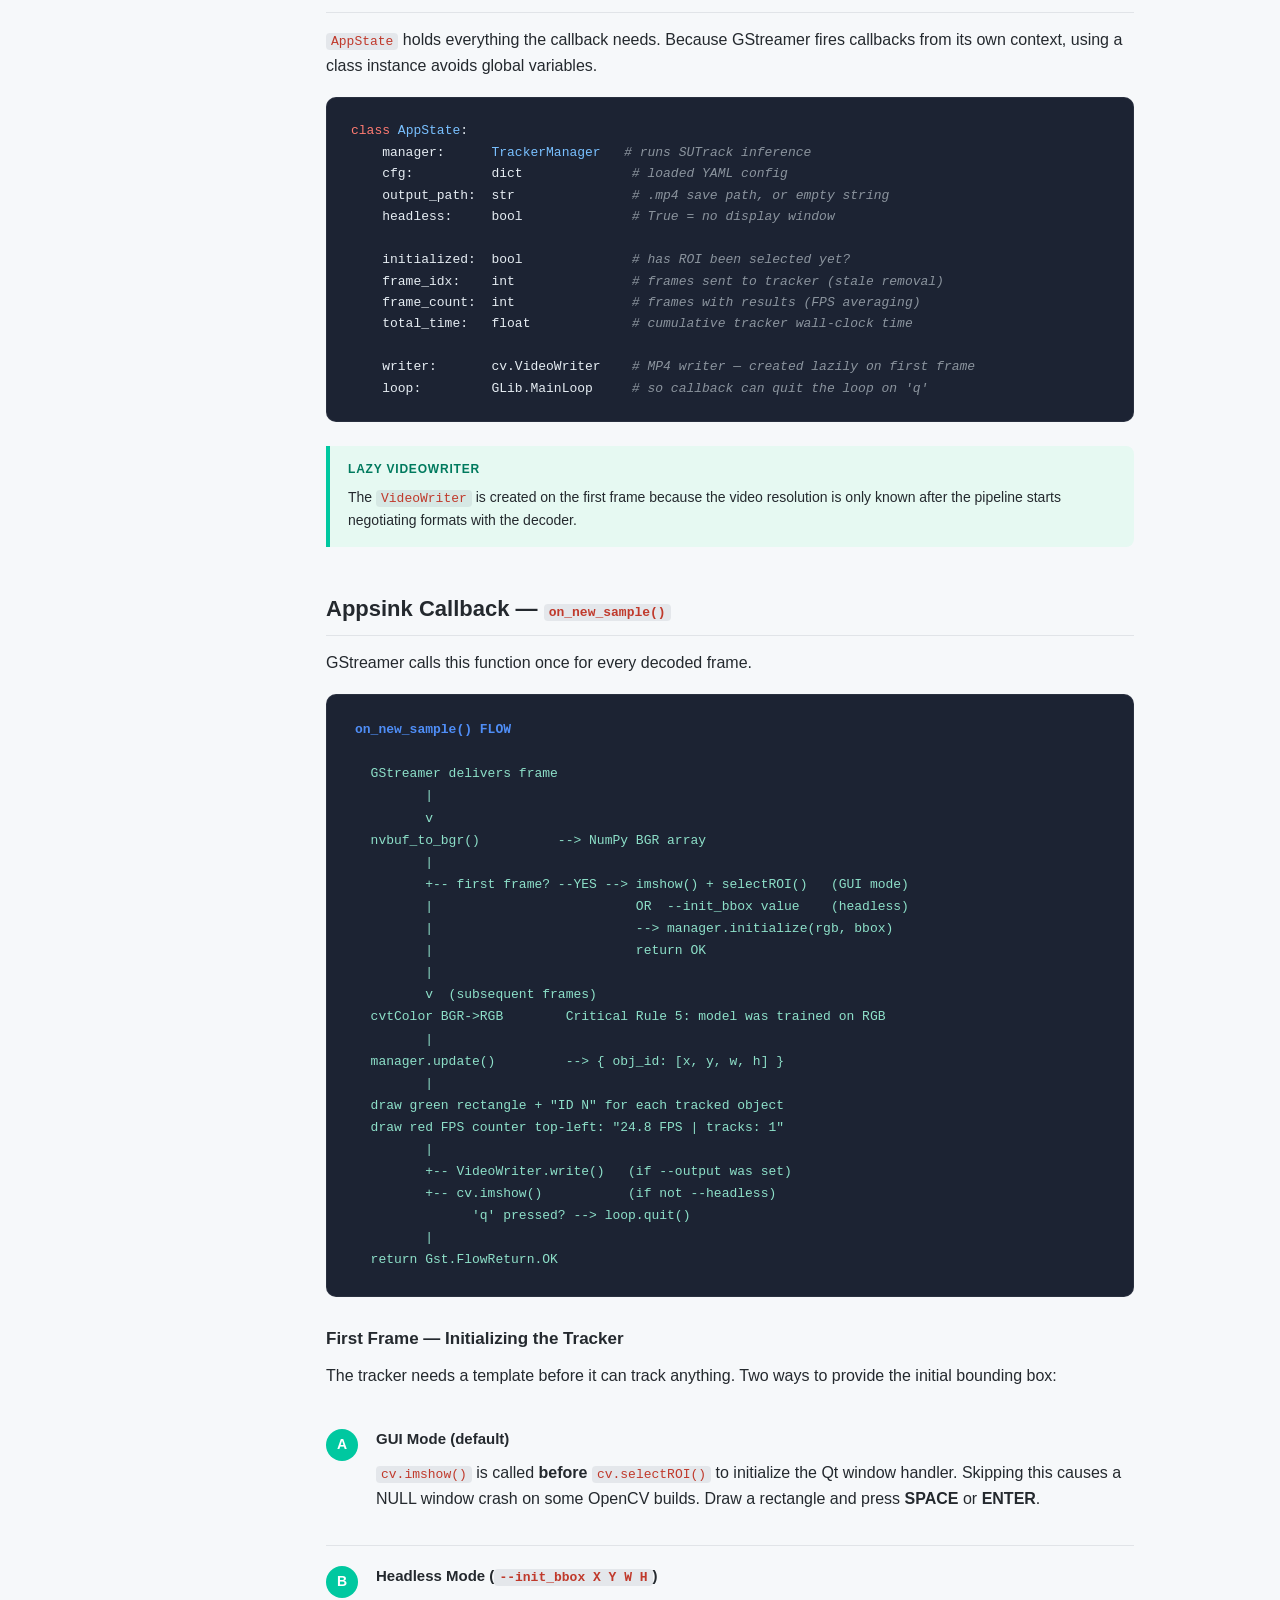
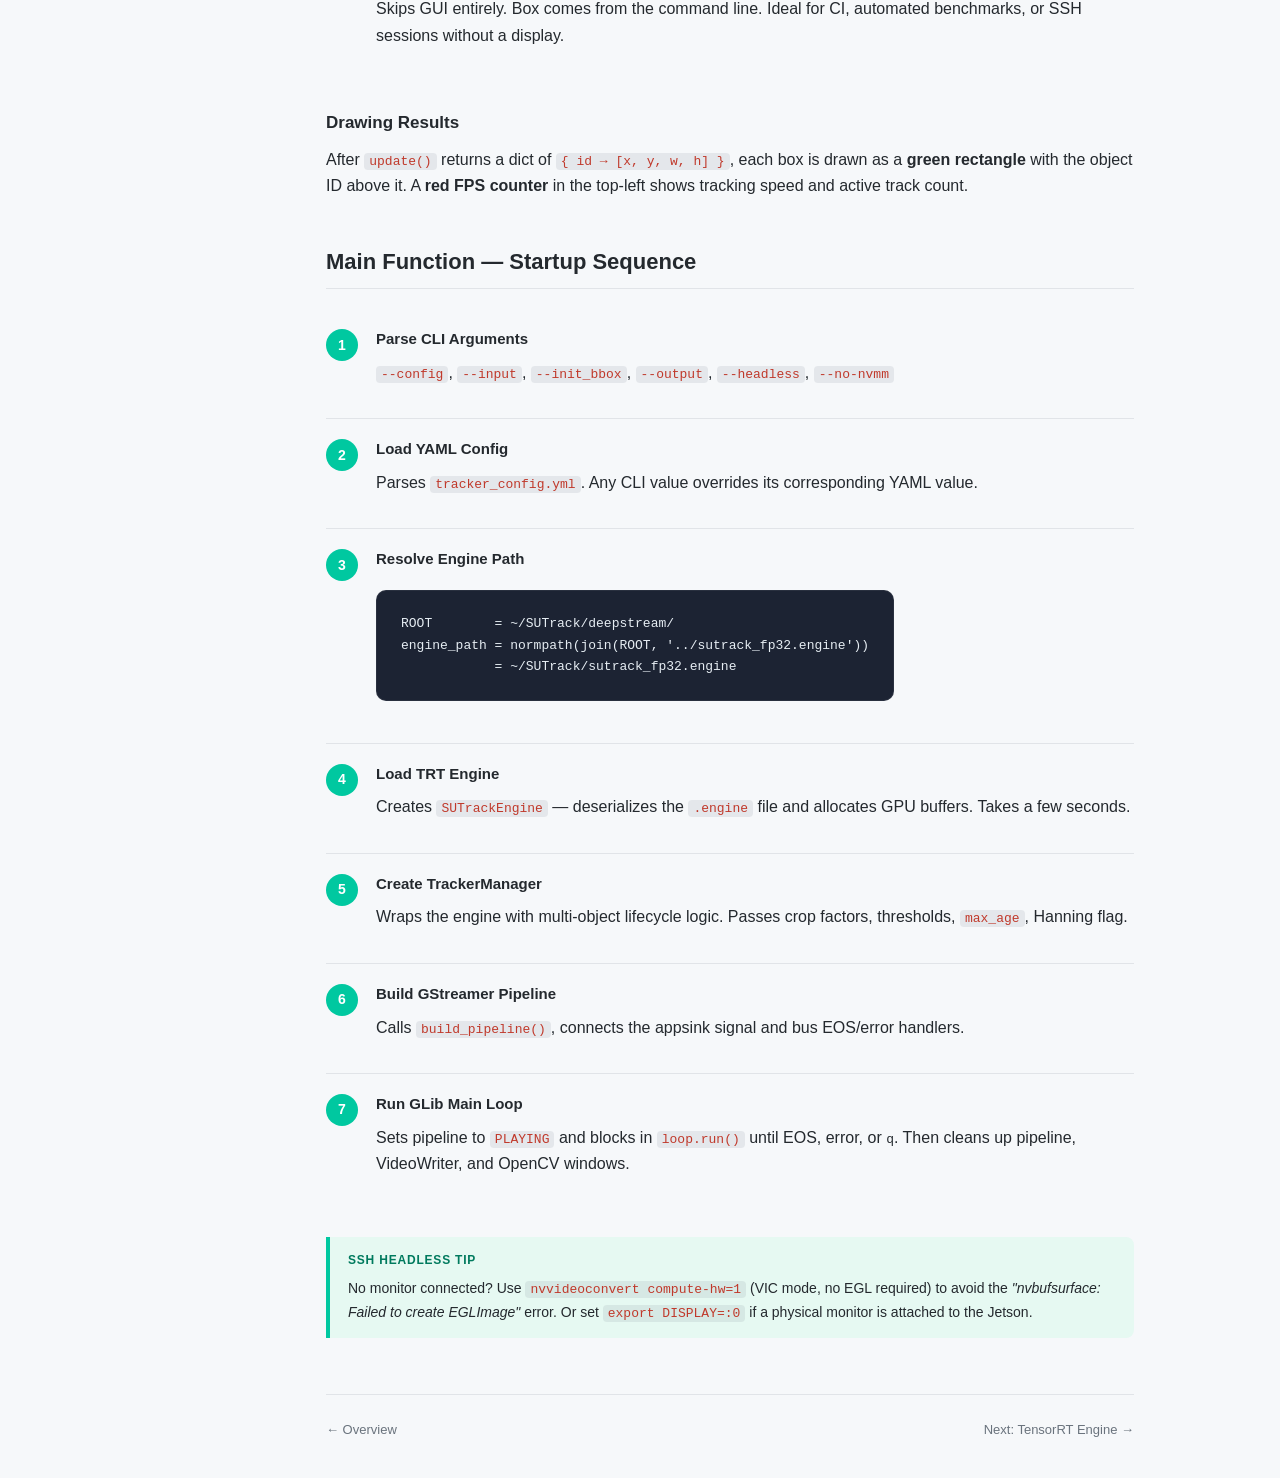
<file: deepstream/docs/html/v1_legacy.html>
<!DOCTYPE html>
<html lang="en">
<head>
  <meta charset="UTF-8" />
  <meta name="viewport" content="width=device-width, initial-scale=1.0" />
  <title>V1: Legacy OpenCV App — SUTrack DeepStream Docs</title>
  <link rel="stylesheet" href="style.css" />
</head>
<body>

<aside class="sidebar">
  <a class="sidebar-logo" href="index.html">
    <div class="logo-icon">S</div>
    <div>
      <div class="logo-text">SUTrack DeepStream</div>
      <div class="logo-sub">Documentation</div>
    </div>
  </a>
  <div class="sidebar-section">Navigation</div>
  <nav>
    <a href="index.html"><span class="nav-icon">🏠</span> Overview</a>
    <a href="install.html"><span class="nav-icon">📦</span> Installation</a>
    
    <div style="margin: 20px 0 8px 0; font-size: 11px; text-transform: uppercase; letter-spacing: 1px; color: var(--muted); font-weight: 600;">Application Versions</div>
    <a href="v1_legacy.html" class="active"><span class="nav-icon">🐢</span> V1: Legacy OpenCV</a>
    <a href="v2_native.html"><span class="nav-icon">🎬</span> V2: Native OSD &amp; RTSP</a>
    <a href="v3_hybrid.html"><span class="nav-icon">🤝</span> V3: Hybrid Tracking</a>
    <a href="v4_desktop.html"><span class="nav-icon">💻</span> V4: GTK Desktop App</a>
    <a href="v5_remote.html"><span class="nav-icon">🌐</span> V5: Remote Client-Server</a>

    <div style="margin: 20px 0 8px 0; font-size: 11px; text-transform: uppercase; letter-spacing: 1px; color: var(--muted); font-weight: 600;">Technical Deep Dives</div>
    <a href="engine.html"><span class="nav-icon">⚡</span> TensorRT Engine</a>
    <a href="tracker-logic.html"><span class="nav-icon">🎯</span> Tracker Logic</a>
    <a href="multi-object.html"><span class="nav-icon">👥</span> Multi-Object Manager</a>
  </nav>
  <div class="sidebar-section">On This Page</div>
  <nav>
    <a href="#gstreamer"><span class="nav-icon">&#10067;</span> V1 (Legacy)</a>
    <a href="#build-pipeline"><span class="nav-icon">&#128295;</span> Building the Pipeline</a>
    <a href="#buffer-convert"><span class="nav-icon">&#128257;</span> Buffer Conversion</a>
    <a href="#app-state"><span class="nav-icon">&#128187;</span> App State</a>
  </nav>
</aside>

<main class="content">

  <div class="page-header">
    <div class="page-badge">&#128034; apps/deepstream_tracker_app.py</div>
    <h1>V1: Legacy OpenCV App</h1>
    <p>How video flows from a file or camera through DeepStream. This page covers our V1 legacy pipeline that used an appsink to extract frames to CPU memory for OpenCV drawing, showcasing the fundamental DeepStream elements.</p>
  </div>

  <h2 id="gstreamer">V1 App (Legacy) — What is GStreamer?</h2>
  <p>
    GStreamer is a media framework that chains together <strong>elements</strong> like LEGO bricks
    to form a <strong>pipeline</strong>. Each element does one job: reading a file, decoding video,
    converting colors, or handing frames to Python.
  </p>
  <p>
    On Jetson, NVIDIA provides special elements prefixed with <code>nv</code> that use the
    hardware video decoder and GPU for color conversion — far faster than doing it in software.
  </p>

  <div class="callout info">
    <div class="callout-title">Why DeepStream?</div>
    DeepStream is NVIDIA's SDK built on GStreamer. It gives hardware-accelerated decode
    (<code>nvv4l2decoder</code>) and color conversion (<code>nvvideoconvert</code>) for free,
    leaving the CPU entirely available for the tracking logic.
  </div>

  <h2 id="build-pipeline">Building the Pipeline</h2>
  <p>
    The entire pipeline is written as a <strong>single string</strong> and parsed by
    <code>Gst.parse_launch()</code>. Elements are connected with <code>!</code> — just like Unix pipes.
  </p>

  <div class="diagram"><span class="d-title">PIPELINE STRING (file input)</span>

  filesrc location=/path/to/video.mp4
      ! decodebin                     <span class="d-note"># auto-selects nvv4l2decoder on Jetson (HW decode)</span>
      ! nvvideoconvert compute-hw=0   <span class="d-note"># GPU: NVMM memory -> system RAM, output RGBA</span>
      ! video/x-raw,format=RGBA       <span class="d-note"># capability filter: force RGBA</span>
      ! videoconvert                   <span class="d-note"># CPU: final format normalization</span>
      ! video/x-raw,format=RGBA
      ! appsink name=appsink           <span class="d-note"># hand buffer to Python callback</span>
            emit-signals=true          <span class="d-note"># fire on_new_sample() each frame</span>
            max-buffers=1              <span class="d-note"># keep only the latest frame</span>
            drop=true                  <span class="d-note"># drop old frames if tracker is slow</span>
            sync=false                 <span class="d-note"># process as fast as possible</span></div>

  <h3>Source Selection</h3>
  <table>
    <thead><tr><th>Input value</th><th>GStreamer source</th><th>Use case</th></tr></thead>
    <tbody>
      <tr><td>Empty / omitted</td><td><code>v4l2src device=/dev/video0</code></td><td>USB or CSI camera</td></tr>
      <tr><td>File path</td><td><code>filesrc location=... ! decodebin</code></td><td>Recorded video files</td></tr>
      <tr><td><code>rtsp://...</code></td><td><code>uridecodebin uri=... ! queue</code></td><td>IP cameras, network streams</td></tr>
    </tbody>
  </table>

  <h3>Why Two Color Converters?</h3>
  <p>
    The Jetson hardware decoder outputs frames in <strong>NVMM memory</strong> — GPU memory
    the CPU cannot read directly. Two elements are needed to bridge this:
  </p>
  <div class="steps">
    <div class="step">
      <div class="step-num">1</div>
      <div class="step-body">
        <h4><code>nvvideoconvert</code> — NVMM to System RAM</h4>
        <p>NVIDIA element that moves the frame from GPU memory to CPU-accessible RAM and converts
        to RGBA. <code>compute-hw=0</code> uses the GPU path, which requires an EGL context
        (<code>DISPLAY=:0</code>). Use <code>compute-hw=1</code> (VIC) for SSH headless sessions
        where no display is connected.</p>
      </div>
    </div>
    <div class="step">
      <div class="step-num">2</div>
      <div class="step-body">
        <h4><code>videoconvert</code> — Format normalization</h4>
        <p>Standard CPU-based GStreamer converter. Ensures the frame at <code>appsink</code>
        is always RGBA regardless of what the upstream source produces.</p>
      </div>
    </div>
  </div>

  <h3>Appsink Options</h3>
  <table>
    <thead><tr><th>Option</th><th>Value</th><th>Effect</th></tr></thead>
    <tbody>
      <tr><td><code>emit-signals</code></td><td>true</td><td>Fires <code>on_new_sample()</code> for each frame</td></tr>
      <tr><td><code>max-buffers</code></td><td>1</td><td>At most 1 frame queued — prevents memory buildup</td></tr>
      <tr><td><code>drop</code></td><td>true</td><td>Drops old frames if the tracker hasn't finished yet — keeps real-time</td></tr>
      <tr><td><code>sync</code></td><td>false</td><td>Ignores presentation timestamps — process as fast as possible</td></tr>
    </tbody>
  </table>

  <h2 id="buffer-convert">Buffer Conversion — <code>nvbuf_to_bgr()</code></h2>
  <p>
    Each GStreamer frame arrives as a raw <code>GstBuffer</code>. This function maps it
    into a NumPy array and converts to BGR (OpenCV's native format).
  </p>

  <pre><code><span class="kw">def</span> <span class="fn">nvbuf_to_bgr</span>(sample) -> np.ndarray:
    buf       = sample.<span class="fn">get_buffer</span>()
    structure = sample.<span class="fn">get_caps</span>().<span class="fn">get_structure</span>(<span class="nu">0</span>)

    width  = structure.<span class="fn">get_int</span>(<span class="st">'width'</span>)[<span class="nu">1</span>]
    height = structure.<span class="fn">get_int</span>(<span class="st">'height'</span>)[<span class="nu">1</span>]
    fmt    = structure.<span class="fn">get_string</span>(<span class="st">'format'</span>)   <span class="cm"># e.g. "RGBA"</span>

    result, mapinfo = buf.<span class="fn">map</span>(Gst.MapFlags.READ)
    data = np.<span class="fn">frombuffer</span>(mapinfo.data, dtype=np.uint8)
    buf.<span class="fn">unmap</span>(mapinfo)

    <span class="cm"># Most common path on Jetson after nvvideoconvert</span>
    <span class="kw">if</span> fmt <span class="kw">in</span> (<span class="st">'RGBA'</span>, <span class="st">'RGBx'</span>):
        img = data.<span class="fn">reshape</span>(height, width, <span class="nu">4</span>)
        <span class="kw">return</span> cv.<span class="fn">cvtColor</span>(img, cv.COLOR_RGBA2BGR)</code></pre>

  <p>Supported pixel formats:</p>
  <table>
    <thead><tr><th>Format</th><th>Channels</th><th>Conversion</th></tr></thead>
    <tbody>
      <tr><td><code>RGBA</code>, <code>RGBx</code></td><td>4 (alpha unused)</td><td>RGBA &#8594; BGR via OpenCV</td></tr>
      <tr><td><code>RGB</code></td><td>3</td><td>RGB &#8594; BGR via OpenCV</td></tr>
      <tr><td><code>BGRx</code>, <code>BGRA</code></td><td>4 (alpha unused)</td><td>Slice first 3 channels</td></tr>
      <tr><td><code>BGR</code></td><td>3</td><td>Copy as-is</td></tr>
      <tr><td><code>NV12</code>, <code>I420</code></td><td>YUV planar</td><td>YUV &#8594; BGR via OpenCV</td></tr>
    </tbody>
  </table>

  <div class="callout info">
    <div class="callout-title">Why return BGR and not RGB?</div>
    OpenCV works natively in BGR. We return BGR here, then convert to RGB right before calling
    the tracker. Keeping these steps separate makes intent clear:
    buffer decoding returns OpenCV-native BGR; the tracker always receives RGB (training format).
  </div>

  <h2 id="app-state">Application State — <code>AppState</code></h2>
  <p>
    <code>AppState</code> holds everything the callback needs. Because GStreamer fires callbacks
    from its own context, using a class instance avoids global variables.
  </p>

  <pre><code><span class="kw">class</span> <span class="nb">AppState</span>:
    manager:      <span class="nb">TrackerManager</span>   <span class="cm"># runs SUTrack inference</span>
    cfg:          dict              <span class="cm"># loaded YAML config</span>
    output_path:  str               <span class="cm"># .mp4 save path, or empty string</span>
    headless:     bool              <span class="cm"># True = no display window</span>

    initialized:  bool              <span class="cm"># has ROI been selected yet?</span>
    frame_idx:    int               <span class="cm"># frames sent to tracker (stale removal)</span>
    frame_count:  int               <span class="cm"># frames with results (FPS averaging)</span>
    total_time:   float             <span class="cm"># cumulative tracker wall-clock time</span>

    writer:       cv.VideoWriter    <span class="cm"># MP4 writer — created lazily on first frame</span>
    loop:         GLib.MainLoop     <span class="cm"># so callback can quit the loop on 'q'</span></code></pre>

  <div class="callout tip">
    <div class="callout-title">Lazy VideoWriter</div>
    The <code>VideoWriter</code> is created on the first frame because the video resolution is
    only known after the pipeline starts negotiating formats with the decoder.
  </div>

  <h2 id="callback">Appsink Callback — <code>on_new_sample()</code></h2>
  <p>GStreamer calls this function once for every decoded frame.</p>

  <div class="diagram"><span class="d-title">on_new_sample() FLOW</span>

  GStreamer delivers frame
         |
         v
  nvbuf_to_bgr()          --> NumPy BGR array
         |
         +-- first frame? --YES --> imshow() + selectROI()   (GUI mode)
         |                          OR  --init_bbox value    (headless)
         |                          --> manager.initialize(rgb, bbox)
         |                          return OK
         |
         v  (subsequent frames)
  cvtColor BGR->RGB        Critical Rule 5: model was trained on RGB
         |
  manager.update()         --> { obj_id: [x, y, w, h] }
         |
  draw green rectangle + "ID N" for each tracked object
  draw red FPS counter top-left: "24.8 FPS | tracks: 1"
         |
         +-- VideoWriter.write()   (if --output was set)
         +-- cv.imshow()           (if not --headless)
               'q' pressed? --> loop.quit()
         |
  return Gst.FlowReturn.OK</div>

  <h3>First Frame — Initializing the Tracker</h3>
  <p>The tracker needs a template before it can track anything. Two ways to provide the initial bounding box:</p>
  <div class="steps">
    <div class="step">
      <div class="step-num">A</div>
      <div class="step-body">
        <h4>GUI Mode (default)</h4>
        <p>
          <code>cv.imshow()</code> is called <strong>before</strong> <code>cv.selectROI()</code>
          to initialize the Qt window handler. Skipping this causes a NULL window crash on some
          OpenCV builds. Draw a rectangle and press <strong>SPACE</strong> or <strong>ENTER</strong>.
        </p>
      </div>
    </div>
    <div class="step">
      <div class="step-num">B</div>
      <div class="step-body">
        <h4>Headless Mode (<code>--init_bbox X Y W H</code>)</h4>
        <p>Skips GUI entirely. Box comes from the command line. Ideal for CI, automated benchmarks, or SSH sessions without a display.</p>
      </div>
    </div>
  </div>

  <h3>Drawing Results</h3>
  <p>
    After <code>update()</code> returns a dict of <code>{ id → [x, y, w, h] }</code>, each box
    is drawn as a <strong>green rectangle</strong> with the object ID above it.
    A <strong>red FPS counter</strong> in the top-left shows tracking speed and active track count.
  </p>

  <h2 id="main">Main Function — Startup Sequence</h2>
  <div class="steps">
    <div class="step"><div class="step-num">1</div><div class="step-body">
      <h4>Parse CLI Arguments</h4>
      <p><code>--config</code>, <code>--input</code>, <code>--init_bbox</code>, <code>--output</code>, <code>--headless</code>, <code>--no-nvmm</code></p>
    </div></div>
    <div class="step"><div class="step-num">2</div><div class="step-body">
      <h4>Load YAML Config</h4>
      <p>Parses <code>tracker_config.yml</code>. Any CLI value overrides its corresponding YAML value.</p>
    </div></div>
    <div class="step"><div class="step-num">3</div><div class="step-body">
      <h4>Resolve Engine Path</h4>
      <pre><code>ROOT        = ~/SUTrack/deepstream/
engine_path = normpath(join(ROOT, '../sutrack_fp32.engine'))
            = ~/SUTrack/sutrack_fp32.engine</code></pre>
    </div></div>
    <div class="step"><div class="step-num">4</div><div class="step-body">
      <h4>Load TRT Engine</h4>
      <p>Creates <code>SUTrackEngine</code> — deserializes the <code>.engine</code> file and allocates GPU buffers. Takes a few seconds.</p>
    </div></div>
    <div class="step"><div class="step-num">5</div><div class="step-body">
      <h4>Create TrackerManager</h4>
      <p>Wraps the engine with multi-object lifecycle logic. Passes crop factors, thresholds, <code>max_age</code>, Hanning flag.</p>
    </div></div>
    <div class="step"><div class="step-num">6</div><div class="step-body">
      <h4>Build GStreamer Pipeline</h4>
      <p>Calls <code>build_pipeline()</code>, connects the appsink signal and bus EOS/error handlers.</p>
    </div></div>
    <div class="step"><div class="step-num">7</div><div class="step-body">
      <h4>Run GLib Main Loop</h4>
      <p>Sets pipeline to <code>PLAYING</code> and blocks in <code>loop.run()</code> until EOS, error, or <kbd>q</kbd>. Then cleans up pipeline, VideoWriter, and OpenCV windows.</p>
    </div></div>
  </div>

  <div class="callout tip">
    <div class="callout-title">SSH Headless Tip</div>
    No monitor connected? Use <code>nvvideoconvert compute-hw=1</code> (VIC mode, no EGL required)
    to avoid the <em>"nvbufsurface: Failed to create EGLImage"</em> error.
    Or set <code>export DISPLAY=:0</code> if a physical monitor is attached to the Jetson.
  </div>

  <div class="page-footer">
    <div class="nav-links"><a href="index.html">&#8592; Overview</a></div>
    <div class="nav-links"><a href="engine.html">Next: TensorRT Engine &#8594;</a></div>
  </div>

</main>
</body>
</html>
</file>
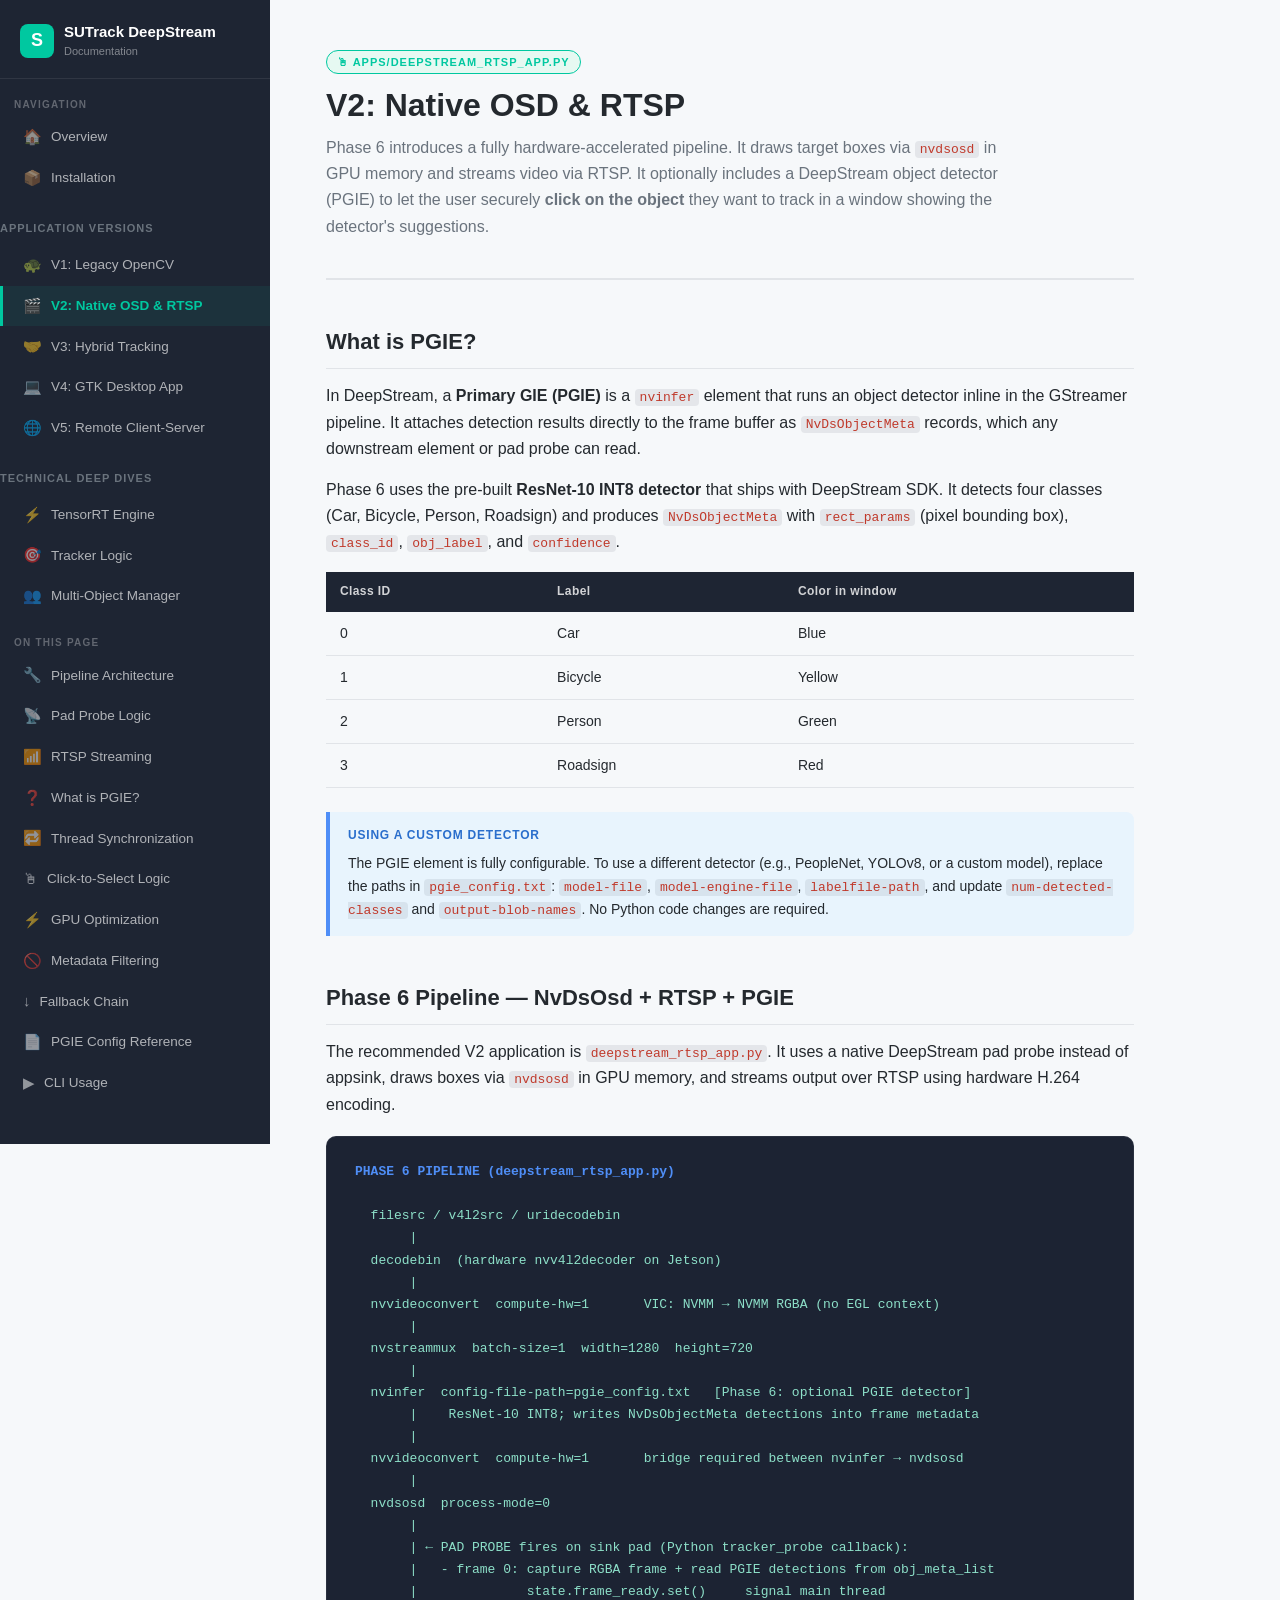
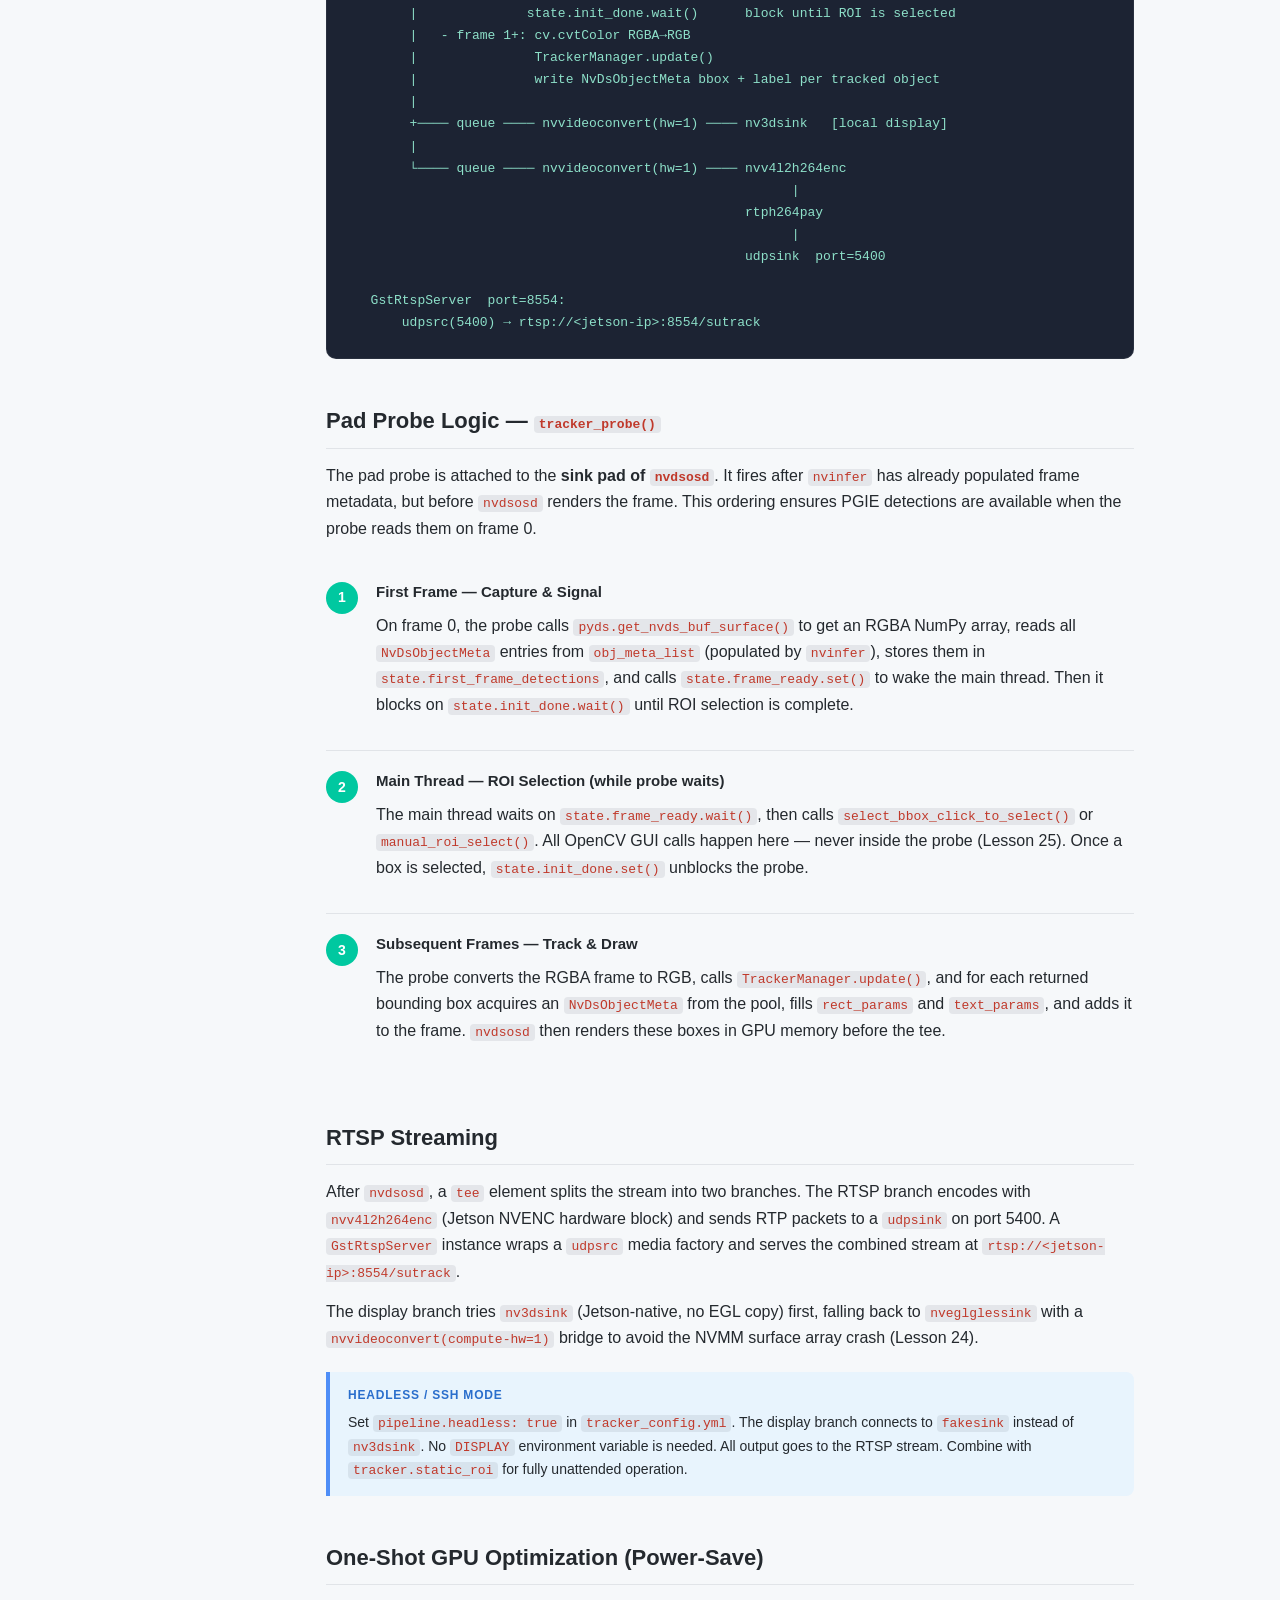
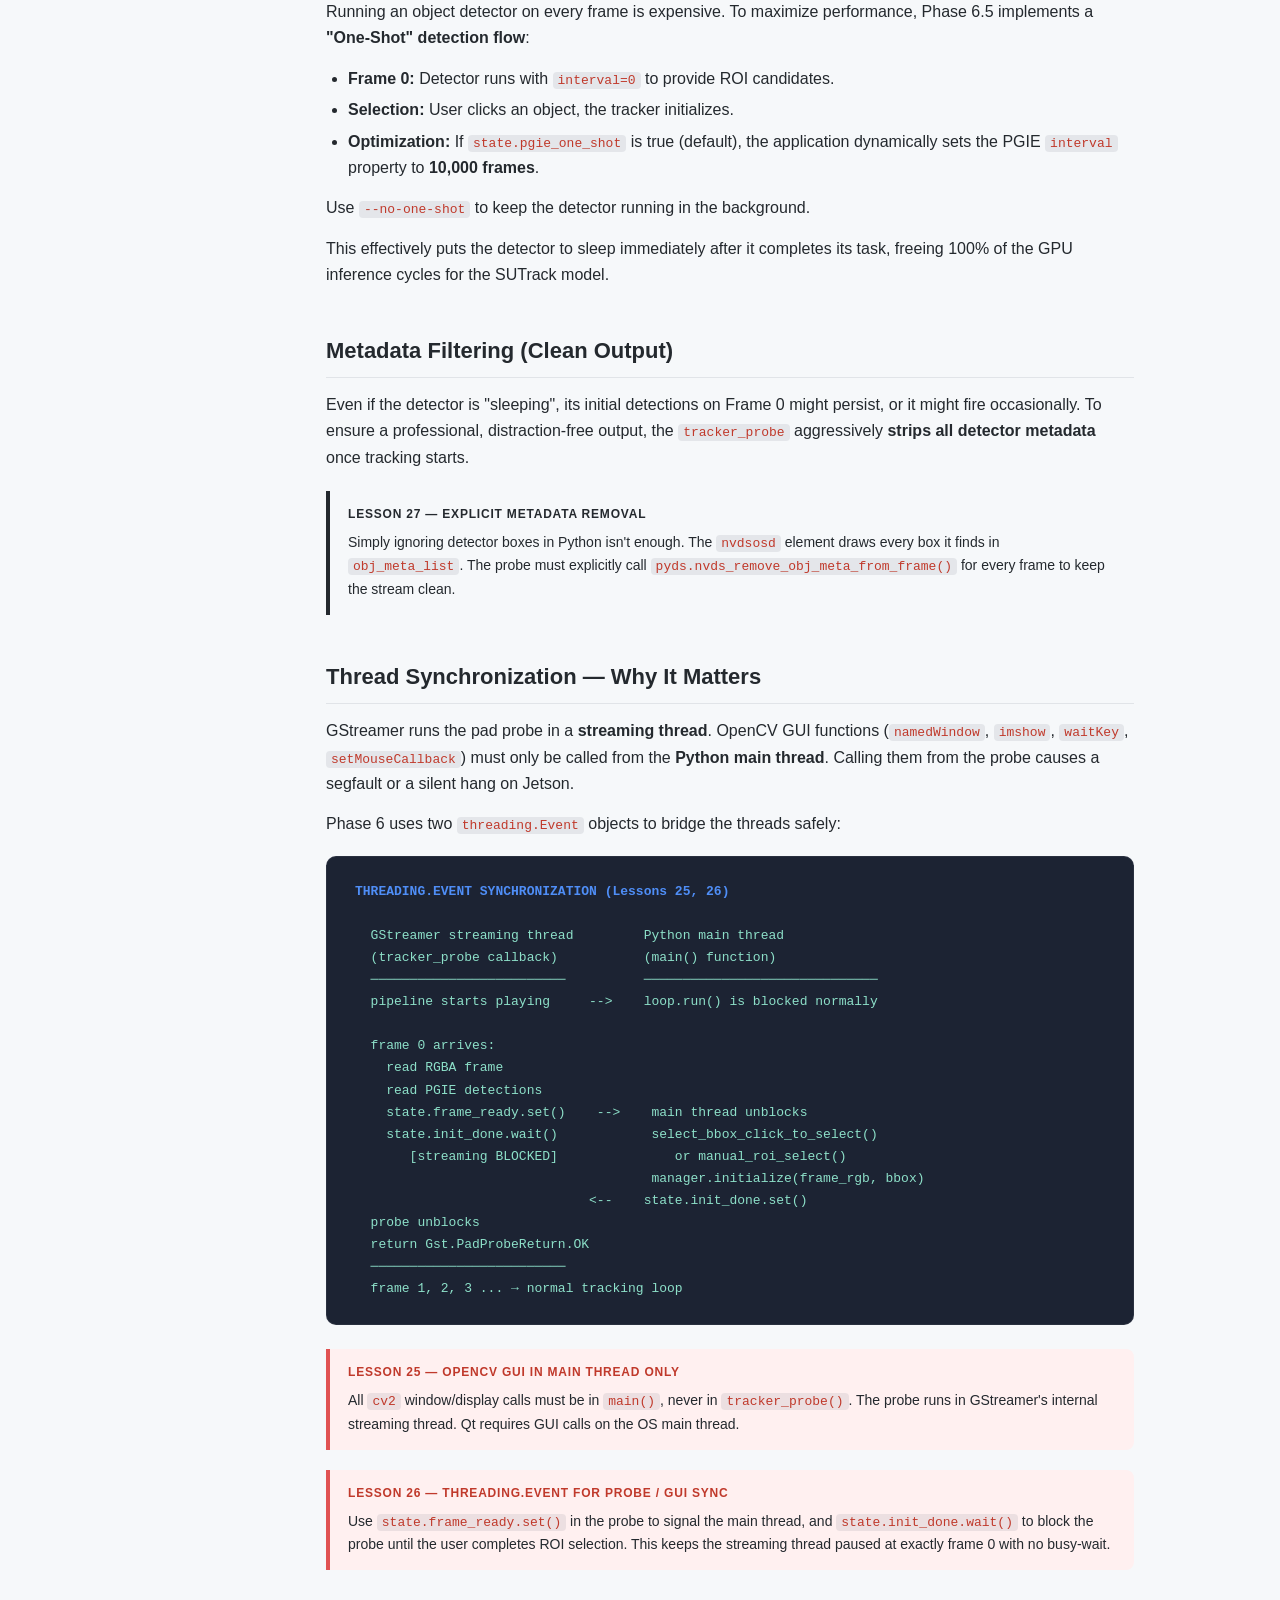
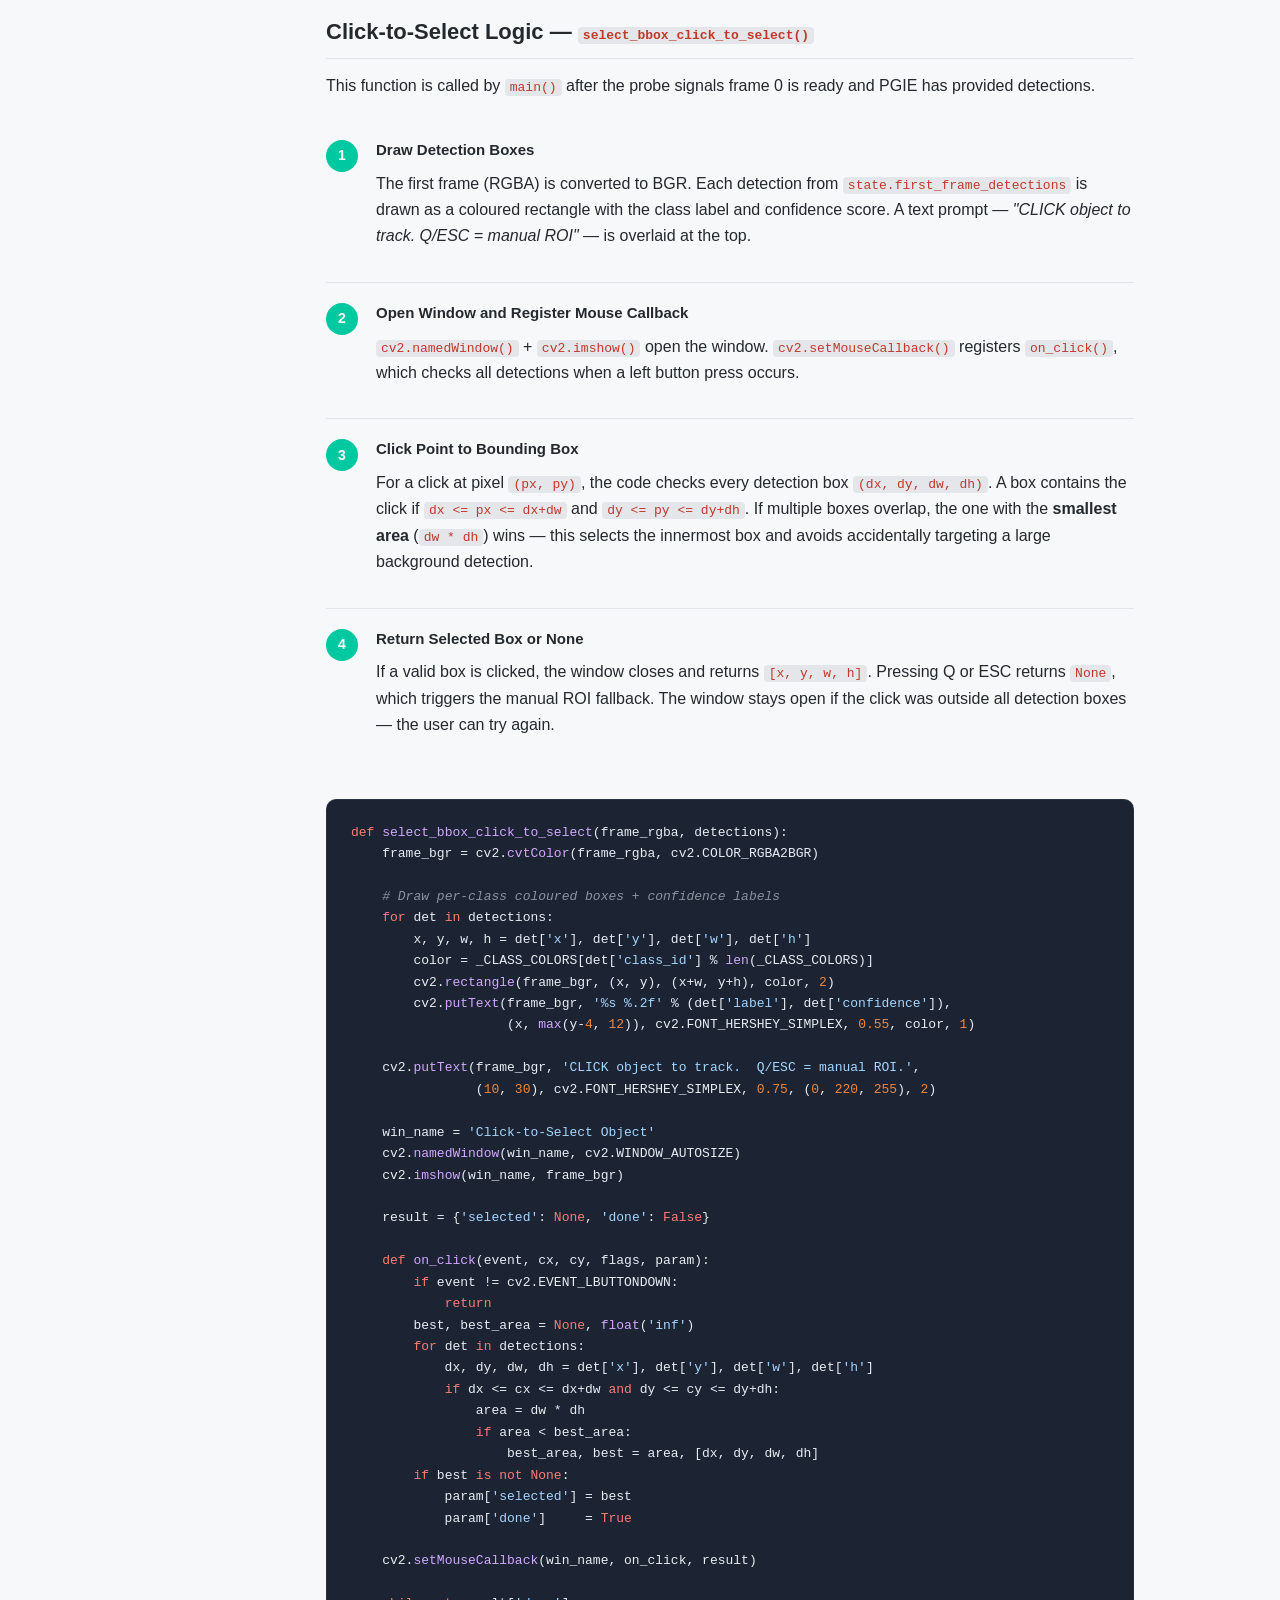
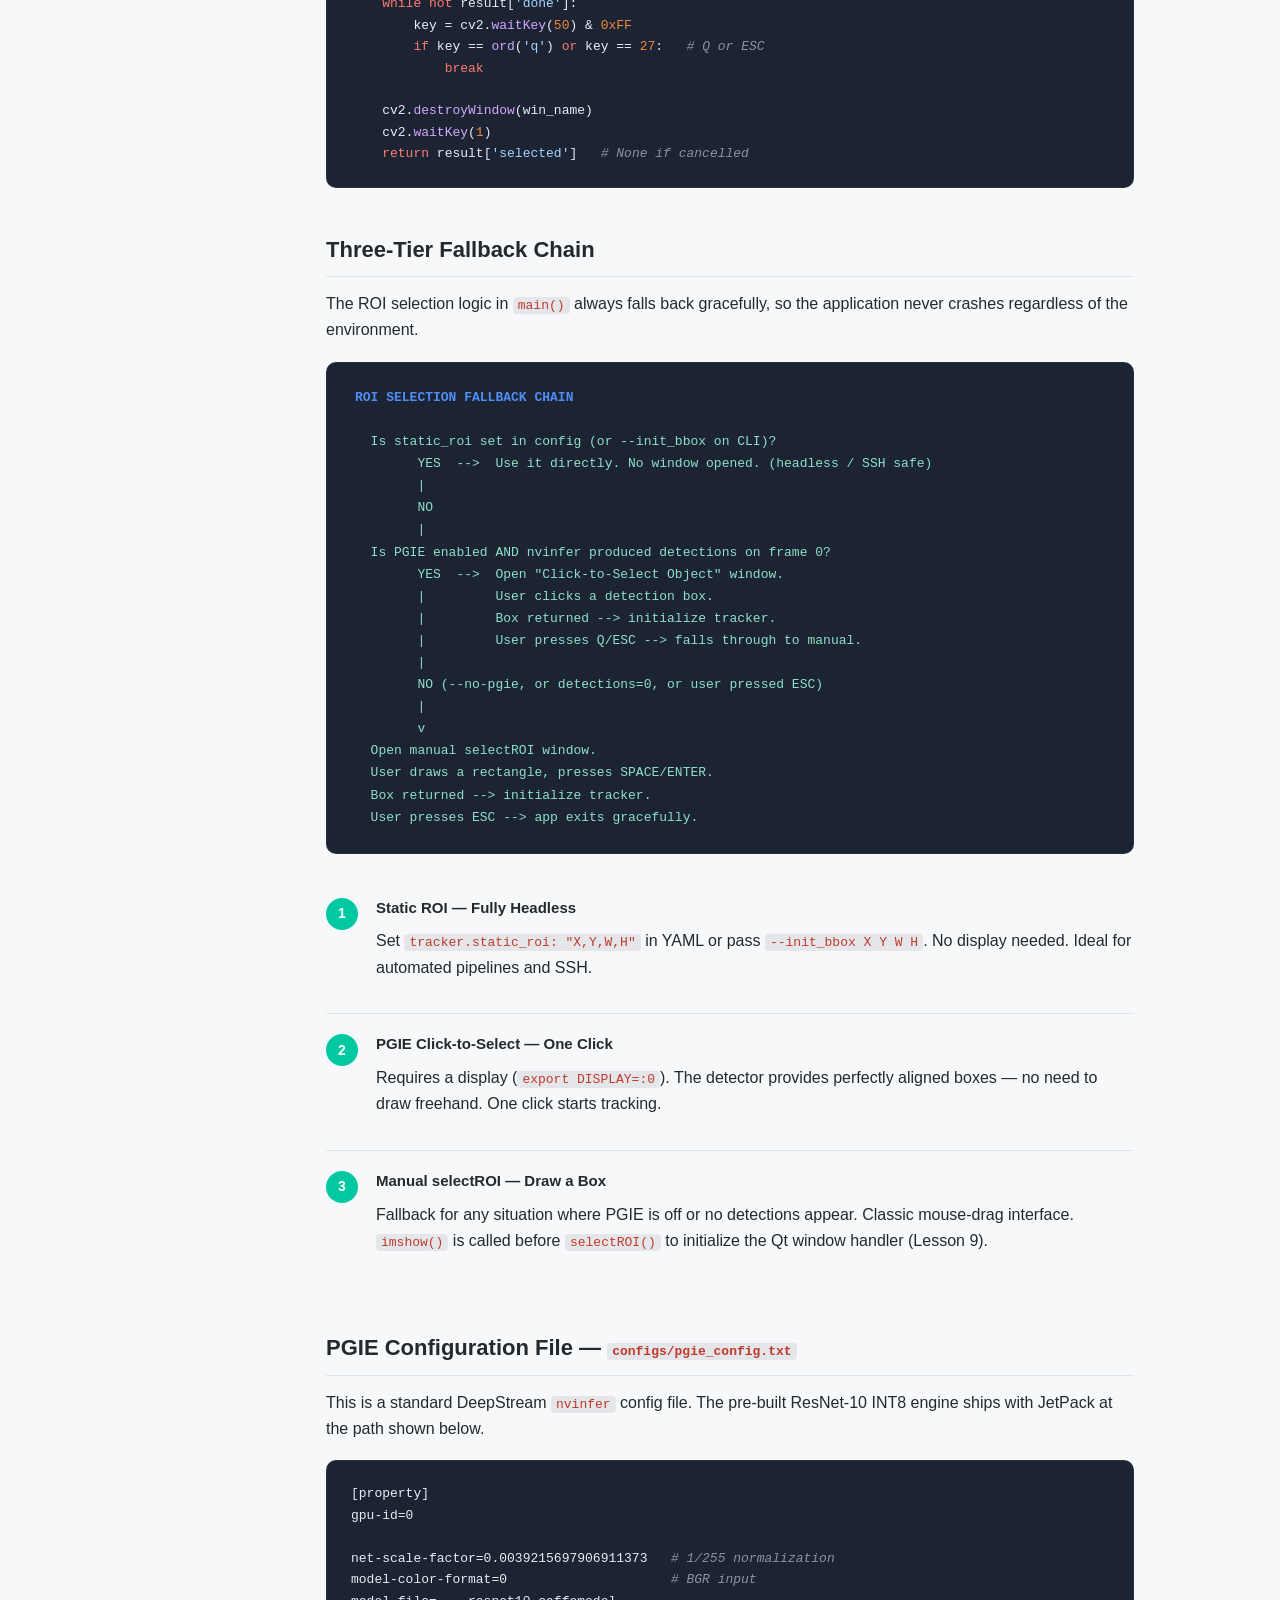
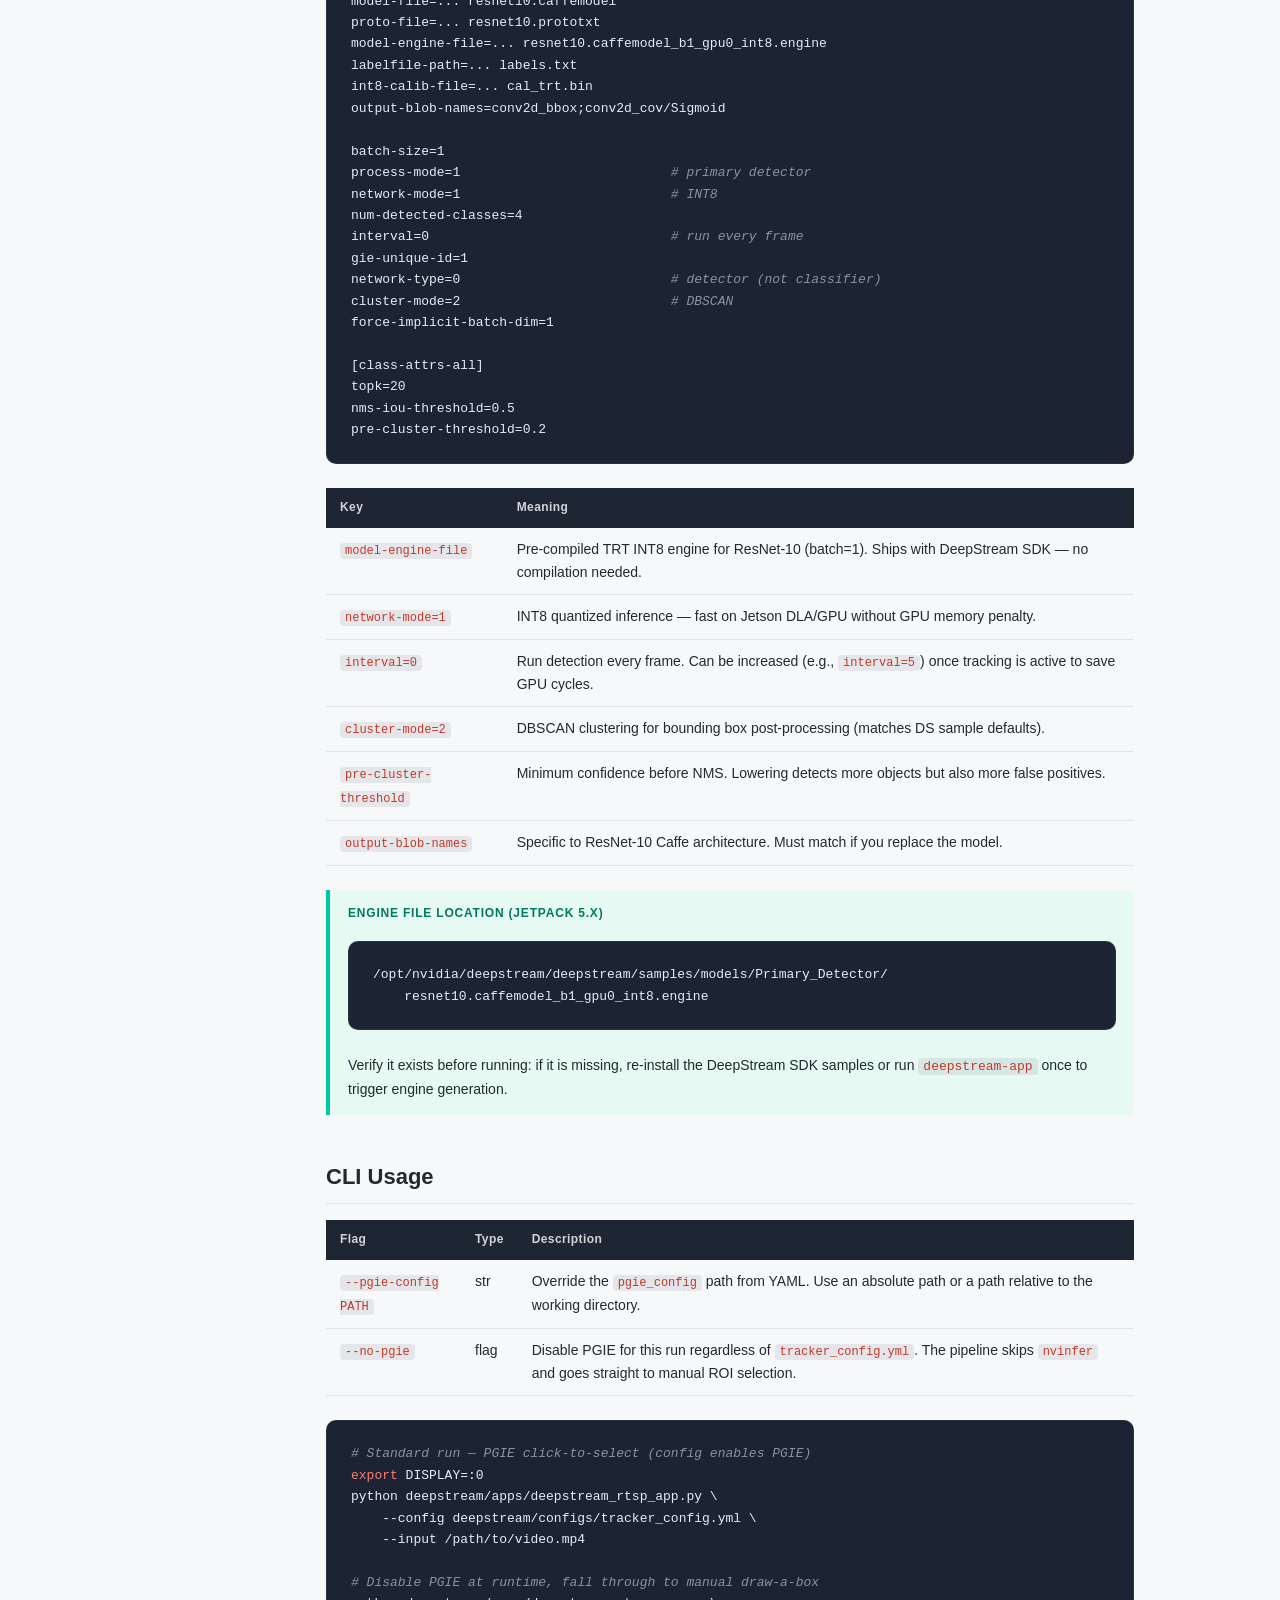
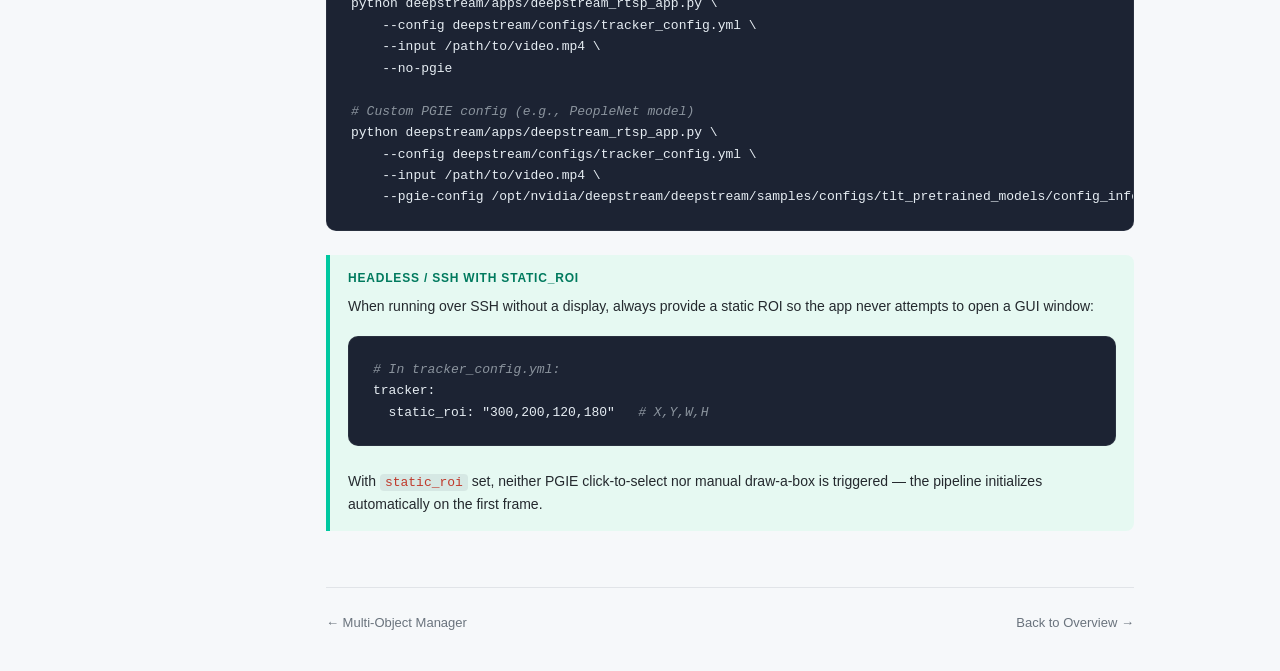
<file: deepstream/docs/html/v2_native.html>
<!DOCTYPE html>
<html lang="en">
<head>
  <meta charset="UTF-8" />
  <meta name="viewport" content="width=device-width, initial-scale=1.0" />
  <title>PGIE Click-to-Select — SUTrack DeepStream Docs</title>
  <link rel="stylesheet" href="style.css" />
</head>
<body>

<aside class="sidebar">
  <a class="sidebar-logo" href="index.html">
    <div class="logo-icon">S</div>
    <div>
      <div class="logo-text">SUTrack DeepStream</div>
      <div class="logo-sub">Documentation</div>
    </div>
  </a>
  <div class="sidebar-section">Navigation</div>
  <nav>
    <a href="index.html"><span class="nav-icon">🏠</span> Overview</a>
    <a href="install.html"><span class="nav-icon">📦</span> Installation</a>
    
    <div style="margin: 20px 0 8px 0; font-size: 11px; text-transform: uppercase; letter-spacing: 1px; color: var(--muted); font-weight: 600;">Application Versions</div>
    <a href="v1_legacy.html"><span class="nav-icon">🐢</span> V1: Legacy OpenCV</a>
    <a href="v2_native.html" class="active"><span class="nav-icon">🎬</span> V2: Native OSD &amp; RTSP</a>
    <a href="v3_hybrid.html"><span class="nav-icon">🤝</span> V3: Hybrid Tracking</a>
    <a href="v4_desktop.html"><span class="nav-icon">💻</span> V4: GTK Desktop App</a>
    <a href="v5_remote.html"><span class="nav-icon">🌐</span> V5: Remote Client-Server</a>

    <div style="margin: 20px 0 8px 0; font-size: 11px; text-transform: uppercase; letter-spacing: 1px; color: var(--muted); font-weight: 600;">Technical Deep Dives</div>
    <a href="engine.html"><span class="nav-icon">⚡</span> TensorRT Engine</a>
    <a href="tracker-logic.html"><span class="nav-icon">🎯</span> Tracker Logic</a>
    <a href="multi-object.html"><span class="nav-icon">👥</span> Multi-Object Manager</a>
  </nav>
  <div class="sidebar-section">On This Page</div>
  <nav>
    <a href="#pipeline-change"><span class="nav-icon">&#128295;</span> Pipeline Architecture</a>
    <a href="#probe"><span class="nav-icon">&#128225;</span> Pad Probe Logic</a>
    <a href="#rtsp"><span class="nav-icon">&#128246;</span> RTSP Streaming</a>
    <a href="#what-is-pgie"><span class="nav-icon">&#10067;</span> What is PGIE?</a>
    <a href="#thread-sync"><span class="nav-icon">&#128257;</span> Thread Synchronization</a>
    <a href="#click-to-select"><span class="nav-icon">&#128433;</span> Click-to-Select Logic</a>
    <a href="#optimization"><span class="nav-icon">&#9889;</span> GPU Optimization</a>
    <a href="#filtering"><span class="nav-icon">&#128683;</span> Metadata Filtering</a>
    <a href="#fallback"><span class="nav-icon">&#8595;</span> Fallback Chain</a>
    <a href="#pgie-config"><span class="nav-icon">&#128196;</span> PGIE Config Reference</a>
    <a href="#cli"><span class="nav-icon">&#9654;</span> CLI Usage</a>
  </nav>
</aside>

<main class="content">

  <div class="page-header">
    <div class="page-badge">&#128433; apps/deepstream_rtsp_app.py</div>
    <h1>V2: Native OSD &amp; RTSP</h1>
    <p>
      Phase 6 introduces a fully hardware-accelerated pipeline. It draws target boxes via <code>nvdsosd</code> in GPU memory and streams video via RTSP. It optionally includes a DeepStream object detector (PGIE) to let the user securely <strong>click on the object</strong> they want to track in a window showing the detector's suggestions.
    </p>
  </div>

  <h2 id="what-is-pgie">What is PGIE?</h2>
  <p>
    In DeepStream, a <strong>Primary GIE (PGIE)</strong> is a <code>nvinfer</code> element
    that runs an object detector inline in the GStreamer pipeline. It attaches detection
    results directly to the frame buffer as <code>NvDsObjectMeta</code> records, which any
    downstream element or pad probe can read.
  </p>
  <p>
    Phase 6 uses the pre-built <strong>ResNet-10 INT8 detector</strong> that ships with
    DeepStream SDK. It detects four classes (Car, Bicycle, Person, Roadsign) and produces
    <code>NvDsObjectMeta</code> with <code>rect_params</code> (pixel bounding box),
    <code>class_id</code>, <code>obj_label</code>, and <code>confidence</code>.
  </p>

  <table>
    <thead><tr><th>Class ID</th><th>Label</th><th>Color in window</th></tr></thead>
    <tbody>
      <tr><td>0</td><td>Car</td><td>Blue</td></tr>
      <tr><td>1</td><td>Bicycle</td><td>Yellow</td></tr>
      <tr><td>2</td><td>Person</td><td>Green</td></tr>
      <tr><td>3</td><td>Roadsign</td><td>Red</td></tr>
    </tbody>
  </table>

  <div class="callout info">
    <div class="callout-title">Using a Custom Detector</div>
    The PGIE element is fully configurable. To use a different detector (e.g., PeopleNet,
    YOLOv8, or a custom model), replace the paths in <code>pgie_config.txt</code>:
    <code>model-file</code>, <code>model-engine-file</code>, <code>labelfile-path</code>,
    and update <code>num-detected-classes</code> and <code>output-blob-names</code>.
    No Python code changes are required.
  </div>

  <h2 id="pipeline-change">Phase 6 Pipeline — NvDsOsd + RTSP + PGIE</h2>
  <p>
    The recommended V2 application is <code>deepstream_rtsp_app.py</code>. It uses a native
    DeepStream pad probe instead of appsink, draws boxes via <code>nvdsosd</code> in GPU memory,
    and streams output over RTSP using hardware H.264 encoding.
  </p>

  <div class="diagram"><span class="d-title">PHASE 6 PIPELINE (deepstream_rtsp_app.py)</span>

  filesrc / v4l2src / uridecodebin
       |
  decodebin  (hardware nvv4l2decoder on Jetson)
       |
  nvvideoconvert  compute-hw=1       VIC: NVMM → NVMM RGBA (no EGL context)
       |
  nvstreammux  batch-size=1  width=1280  height=720
       |
  nvinfer  config-file-path=pgie_config.txt   [Phase 6: optional PGIE detector]
       |    ResNet-10 INT8; writes NvDsObjectMeta detections into frame metadata
       |
  nvvideoconvert  compute-hw=1       bridge required between nvinfer → nvdsosd
       |
  nvdsosd  process-mode=0
       |
       | ← PAD PROBE fires on sink pad (Python tracker_probe callback):
       |   - frame 0: capture RGBA frame + read PGIE detections from obj_meta_list
       |              state.frame_ready.set()     signal main thread
       |              state.init_done.wait()      block until ROI is selected
       |   - frame 1+: cv.cvtColor RGBA→RGB
       |               TrackerManager.update()
       |               write NvDsObjectMeta bbox + label per tracked object
       |
       +──── queue ──── nvvideoconvert(hw=1) ──── nv3dsink   [local display]
       |
       └──── queue ──── nvvideoconvert(hw=1) ──── nvv4l2h264enc
                                                        |
                                                  rtph264pay
                                                        |
                                                  udpsink  port=5400

  GstRtspServer  port=8554:
      udpsrc(5400) → rtsp://&lt;jetson-ip&gt;:8554/sutrack</div>

  <h2 id="probe">Pad Probe Logic — <code>tracker_probe()</code></h2>
  <p>
    The pad probe is attached to the <strong>sink pad of <code>nvdsosd</code></strong>.
    It fires after <code>nvinfer</code> has already populated frame metadata, but before
    <code>nvdsosd</code> renders the frame. This ordering ensures PGIE detections are
    available when the probe reads them on frame 0.
  </p>

  <div class="steps">
    <div class="step">
      <div class="step-num">1</div>
      <div class="step-body">
        <h4>First Frame — Capture &amp; Signal</h4>
        <p>
          On frame 0, the probe calls <code>pyds.get_nvds_buf_surface()</code> to get an RGBA
          NumPy array, reads all <code>NvDsObjectMeta</code> entries from <code>obj_meta_list</code>
          (populated by <code>nvinfer</code>), stores them in <code>state.first_frame_detections</code>,
          and calls <code>state.frame_ready.set()</code> to wake the main thread.
          Then it blocks on <code>state.init_done.wait()</code> until ROI selection is complete.
        </p>
      </div>
    </div>
    <div class="step">
      <div class="step-num">2</div>
      <div class="step-body">
        <h4>Main Thread — ROI Selection (while probe waits)</h4>
        <p>
          The main thread waits on <code>state.frame_ready.wait()</code>, then calls
          <code>select_bbox_click_to_select()</code> or <code>manual_roi_select()</code>. 
          All OpenCV GUI calls happen here — never
          inside the probe (Lesson 25). Once a box is selected, <code>state.init_done.set()</code>
          unblocks the probe.
        </p>
      </div>
    </div>
    <div class="step">
      <div class="step-num">3</div>
      <div class="step-body">
        <h4>Subsequent Frames — Track &amp; Draw</h4>
        <p>
          The probe converts the RGBA frame to RGB, calls <code>TrackerManager.update()</code>,
          and for each returned bounding box acquires an <code>NvDsObjectMeta</code> from the pool,
          fills <code>rect_params</code> and <code>text_params</code>, and adds it to the frame.
          <code>nvdsosd</code> then renders these boxes in GPU memory before the tee.
        </p>
      </div>
    </div>
  </div>

  <h2 id="rtsp">RTSP Streaming</h2>
  <p>
    After <code>nvdsosd</code>, a <code>tee</code> element splits the stream into two branches.
    The RTSP branch encodes with <code>nvv4l2h264enc</code> (Jetson NVENC hardware block) and
    sends RTP packets to a <code>udpsink</code> on port 5400. A <code>GstRtspServer</code>
    instance wraps a <code>udpsrc</code> media factory and serves the combined stream at
    <code>rtsp://&lt;jetson-ip&gt;:8554/sutrack</code>.
  </p>
  <p>
    The display branch tries <code>nv3dsink</code> (Jetson-native, no EGL copy) first, falling
    back to <code>nveglglessink</code> with a <code>nvvideoconvert(compute-hw=1)</code> bridge
    to avoid the NVMM surface array crash (Lesson 24).
  </p>

  <div class="callout info">
    <div class="callout-title">Headless / SSH Mode</div>
    Set <code>pipeline.headless: true</code> in <code>tracker_config.yml</code>.
    The display branch connects to <code>fakesink</code> instead of <code>nv3dsink</code>.
    No <code>DISPLAY</code> environment variable is needed. All output goes to the RTSP stream.
    Combine with <code>tracker.static_roi</code> for fully unattended operation.
  </div>

  <h2 id="optimization">One-Shot GPU Optimization (Power-Save)</h2>
  <p>
    Running an object detector on every frame is expensive. To maximize performance, Phase 6.5
    implements a <strong>"One-Shot" detection flow</strong>:
  </p>
  <ul>
    <li><strong>Frame 0:</strong> Detector runs with <code>interval=0</code> to provide ROI candidates.</li>
    <li><strong>Selection:</strong> User clicks an object, the tracker initializes.</li>
    <li><strong>Optimization:</strong> If <code>state.pgie_one_shot</code> is true (default), the application dynamically sets the PGIE <code>interval</code>
    property to <strong>10,000 frames</strong>.</li>
  </ul>
  <p>
    Use <code>--no-one-shot</code> to keep the detector running in the background.
  </p>
  <p>
    This effectively puts the detector to sleep immediately after it completes its task,
    freeing 100% of the GPU inference cycles for the SUTrack model.
  </p>

  <h2 id="filtering">Metadata Filtering (Clean Output)</h2>
  <p>
    Even if the detector is "sleeping", its initial detections on Frame 0 might persist,
    or it might fire occasionally. To ensure a professional, distraction-free output,
    the <code>tracker_probe</code> aggressively <strong>strips all detector metadata</strong>
    once tracking starts.
  </p>
  <div class="callout warning">
    <div class="callout-title">Lesson 27 — Explicit Metadata Removal</div>
    Simply ignoring detector boxes in Python isn't enough. The <code>nvdsosd</code>
    element draws every box it finds in <code>obj_meta_list</code>. The probe must
    explicitly call <code>pyds.nvds_remove_obj_meta_from_frame()</code> for every
    frame to keep the stream clean.
  </div>

  <h2 id="thread-sync">Thread Synchronization — Why It Matters</h2>
  <p>
    GStreamer runs the pad probe in a <strong>streaming thread</strong>. OpenCV GUI functions
    (<code>namedWindow</code>, <code>imshow</code>, <code>waitKey</code>,
    <code>setMouseCallback</code>) must only be called from the <strong>Python main thread</strong>.
    Calling them from the probe causes a segfault or a silent hang on Jetson.
  </p>
  <p>
    Phase 6 uses two <code>threading.Event</code> objects to bridge the threads safely:
  </p>

  <div class="diagram"><span class="d-title">THREADING.EVENT SYNCHRONIZATION (Lessons 25, 26)</span>

  GStreamer streaming thread         Python main thread
  (tracker_probe callback)           (main() function)
  ─────────────────────────          ──────────────────────────────
  pipeline starts playing     -->    loop.run() is blocked normally

  frame 0 arrives:
    read RGBA frame
    read PGIE detections
    state.frame_ready.set()    -->    main thread unblocks
    state.init_done.wait()            select_bbox_click_to_select()
       [streaming BLOCKED]               or manual_roi_select()
                                      manager.initialize(frame_rgb, bbox)
                              &lt;--    state.init_done.set()
  probe unblocks
  return Gst.PadProbeReturn.OK
  ─────────────────────────
  frame 1, 2, 3 ... → normal tracking loop</div>

  <div class="callout rule">
    <div class="callout-title">Lesson 25 — OpenCV GUI in Main Thread Only</div>
    All <code>cv2</code> window/display calls must be in <code>main()</code>, never in
    <code>tracker_probe()</code>. The probe runs in GStreamer's internal streaming thread.
    Qt requires GUI calls on the OS main thread.
  </div>
  <div class="callout rule">
    <div class="callout-title">Lesson 26 — threading.Event for Probe / GUI Sync</div>
    Use <code>state.frame_ready.set()</code> in the probe to signal the main thread, and
    <code>state.init_done.wait()</code> to block the probe until the user completes ROI
    selection. This keeps the streaming thread paused at exactly frame 0 with no busy-wait.
  </div>

  <h2 id="click-to-select">Click-to-Select Logic — <code>select_bbox_click_to_select()</code></h2>
  <p>
    This function is called by <code>main()</code> after the probe signals frame 0 is ready
    and PGIE has provided detections.
  </p>

  <div class="steps">
    <div class="step">
      <div class="step-num">1</div>
      <div class="step-body">
        <h4>Draw Detection Boxes</h4>
        <p>
          The first frame (RGBA) is converted to BGR. Each detection from
          <code>state.first_frame_detections</code> is drawn as a coloured rectangle with the
          class label and confidence score. A text prompt — <em>"CLICK object to track.
          Q/ESC = manual ROI"</em> — is overlaid at the top.
        </p>
      </div>
    </div>
    <div class="step">
      <div class="step-num">2</div>
      <div class="step-body">
        <h4>Open Window and Register Mouse Callback</h4>
        <p>
          <code>cv2.namedWindow()</code> + <code>cv2.imshow()</code> open the window.
          <code>cv2.setMouseCallback()</code> registers <code>on_click()</code>, which
          checks all detections when a left button press occurs.
        </p>
      </div>
    </div>
    <div class="step">
      <div class="step-num">3</div>
      <div class="step-body">
        <h4>Click Point to Bounding Box</h4>
        <p>
          For a click at pixel <code>(px, py)</code>, the code checks every detection box
          <code>(dx, dy, dw, dh)</code>. A box contains the click if
          <code>dx &lt;= px &lt;= dx+dw</code> and <code>dy &lt;= py &lt;= dy+dh</code>.
          If multiple boxes overlap, the one with the <strong>smallest area</strong>
          (<code>dw * dh</code>) wins — this selects the innermost box and avoids
          accidentally targeting a large background detection.
        </p>
      </div>
    </div>
    <div class="step">
      <div class="step-num">4</div>
      <div class="step-body">
        <h4>Return Selected Box or None</h4>
        <p>
          If a valid box is clicked, the window closes and returns <code>[x, y, w, h]</code>.
          Pressing Q or ESC returns <code>None</code>, which triggers the manual ROI fallback.
          The window stays open if the click was outside all detection boxes — the user
          can try again.
        </p>
      </div>
    </div>
  </div>

  <pre><code><span class="kw">def</span> <span class="fn">select_bbox_click_to_select</span>(frame_rgba, detections):
    frame_bgr = cv2.<span class="fn">cvtColor</span>(frame_rgba, cv2.COLOR_RGBA2BGR)

    <span class="cm"># Draw per-class coloured boxes + confidence labels</span>
    <span class="kw">for</span> det <span class="kw">in</span> detections:
        x, y, w, h = det[<span class="st">'x'</span>], det[<span class="st">'y'</span>], det[<span class="st">'w'</span>], det[<span class="st">'h'</span>]
        color = _CLASS_COLORS[det[<span class="st">'class_id'</span>] % <span class="fn">len</span>(_CLASS_COLORS)]
        cv2.<span class="fn">rectangle</span>(frame_bgr, (x, y), (x+w, y+h), color, <span class="nu">2</span>)
        cv2.<span class="fn">putText</span>(frame_bgr, <span class="st">'%s %.2f'</span> % (det[<span class="st">'label'</span>], det[<span class="st">'confidence'</span>]),
                    (x, <span class="fn">max</span>(y-<span class="nu">4</span>, <span class="nu">12</span>)), cv2.FONT_HERSHEY_SIMPLEX, <span class="nu">0.55</span>, color, <span class="nu">1</span>)

    cv2.<span class="fn">putText</span>(frame_bgr, <span class="st">'CLICK object to track.  Q/ESC = manual ROI.'</span>,
                (<span class="nu">10</span>, <span class="nu">30</span>), cv2.FONT_HERSHEY_SIMPLEX, <span class="nu">0.75</span>, (<span class="nu">0</span>, <span class="nu">220</span>, <span class="nu">255</span>), <span class="nu">2</span>)

    win_name = <span class="st">'Click-to-Select Object'</span>
    cv2.<span class="fn">namedWindow</span>(win_name, cv2.WINDOW_AUTOSIZE)
    cv2.<span class="fn">imshow</span>(win_name, frame_bgr)

    result = {<span class="st">'selected'</span>: <span class="kw">None</span>, <span class="st">'done'</span>: <span class="kw">False</span>}

    <span class="kw">def</span> <span class="fn">on_click</span>(event, cx, cy, flags, param):
        <span class="kw">if</span> event != cv2.EVENT_LBUTTONDOWN:
            <span class="kw">return</span>
        best, best_area = <span class="kw">None</span>, <span class="fn">float</span>(<span class="st">'inf'</span>)
        <span class="kw">for</span> det <span class="kw">in</span> detections:
            dx, dy, dw, dh = det[<span class="st">'x'</span>], det[<span class="st">'y'</span>], det[<span class="st">'w'</span>], det[<span class="st">'h'</span>]
            <span class="kw">if</span> dx &lt;= cx &lt;= dx+dw <span class="kw">and</span> dy &lt;= cy &lt;= dy+dh:
                area = dw * dh
                <span class="kw">if</span> area &lt; best_area:
                    best_area, best = area, [dx, dy, dw, dh]
        <span class="kw">if</span> best <span class="kw">is not None</span>:
            param[<span class="st">'selected'</span>] = best
            param[<span class="st">'done'</span>]     = <span class="kw">True</span>

    cv2.<span class="fn">setMouseCallback</span>(win_name, on_click, result)

    <span class="kw">while not</span> result[<span class="st">'done'</span>]:
        key = cv2.<span class="fn">waitKey</span>(<span class="nu">50</span>) &amp; <span class="nu">0xFF</span>
        <span class="kw">if</span> key == <span class="fn">ord</span>(<span class="st">'q'</span>) <span class="kw">or</span> key == <span class="nu">27</span>:   <span class="cm"># Q or ESC</span>
            <span class="kw">break</span>

    cv2.<span class="fn">destroyWindow</span>(win_name)
    cv2.<span class="fn">waitKey</span>(<span class="nu">1</span>)
    <span class="kw">return</span> result[<span class="st">'selected'</span>]   <span class="cm"># None if cancelled</span></code></pre>

  <h2 id="fallback">Three-Tier Fallback Chain</h2>
  <p>
    The ROI selection logic in <code>main()</code> always falls back gracefully, so the
    application never crashes regardless of the environment.
  </p>

  <div class="diagram"><span class="d-title">ROI SELECTION FALLBACK CHAIN</span>

  Is static_roi set in config (or --init_bbox on CLI)?
        YES  -->  Use it directly. No window opened. (headless / SSH safe)
        |
        NO
        |
  Is PGIE enabled AND nvinfer produced detections on frame 0?
        YES  -->  Open "Click-to-Select Object" window.
        |         User clicks a detection box.
        |         Box returned --> initialize tracker.
        |         User presses Q/ESC --> falls through to manual.
        |
        NO (--no-pgie, or detections=0, or user pressed ESC)
        |
        v
  Open manual selectROI window.
  User draws a rectangle, presses SPACE/ENTER.
  Box returned --> initialize tracker.
  User presses ESC --> app exits gracefully.</div>

  <div class="steps">
    <div class="step">
      <div class="step-num">1</div>
      <div class="step-body">
        <h4>Static ROI — Fully Headless</h4>
        <p>Set <code>tracker.static_roi: "X,Y,W,H"</code> in YAML or pass <code>--init_bbox X Y W H</code>.
        No display needed. Ideal for automated pipelines and SSH.</p>
      </div>
    </div>
    <div class="step">
      <div class="step-num">2</div>
      <div class="step-body">
        <h4>PGIE Click-to-Select — One Click</h4>
        <p>Requires a display (<code>export DISPLAY=:0</code>). The detector provides perfectly
        aligned boxes — no need to draw freehand. One click starts tracking.</p>
      </div>
    </div>
    <div class="step">
      <div class="step-num">3</div>
      <div class="step-body">
        <h4>Manual selectROI — Draw a Box</h4>
        <p>Fallback for any situation where PGIE is off or no detections appear. Classic mouse-drag
        interface. <code>imshow()</code> is called before <code>selectROI()</code> to initialize
        the Qt window handler (Lesson 9).</p>
      </div>
    </div>
  </div>

  <h2 id="pgie-config">PGIE Configuration File — <code>configs/pgie_config.txt</code></h2>
  <p>
    This is a standard DeepStream <code>nvinfer</code> config file. The pre-built ResNet-10
    INT8 engine ships with JetPack at the path shown below.
  </p>

  <pre><code>[property]
gpu-id=0

net-scale-factor=0.0039215697906911373   <span class="cm"># 1/255 normalization</span>
model-color-format=0                     <span class="cm"># BGR input</span>
model-file=... resnet10.caffemodel
proto-file=... resnet10.prototxt
model-engine-file=... resnet10.caffemodel_b1_gpu0_int8.engine
labelfile-path=... labels.txt
int8-calib-file=... cal_trt.bin
output-blob-names=conv2d_bbox;conv2d_cov/Sigmoid

batch-size=1
process-mode=1                           <span class="cm"># primary detector</span>
network-mode=1                           <span class="cm"># INT8</span>
num-detected-classes=4
interval=0                               <span class="cm"># run every frame</span>
gie-unique-id=1
network-type=0                           <span class="cm"># detector (not classifier)</span>
cluster-mode=2                           <span class="cm"># DBSCAN</span>
force-implicit-batch-dim=1

[class-attrs-all]
topk=20
nms-iou-threshold=0.5
pre-cluster-threshold=0.2</code></pre>

  <table>
    <thead><tr><th>Key</th><th>Meaning</th></tr></thead>
    <tbody>
      <tr><td><code>model-engine-file</code></td><td>Pre-compiled TRT INT8 engine for ResNet-10 (batch=1). Ships with DeepStream SDK — no compilation needed.</td></tr>
      <tr><td><code>network-mode=1</code></td><td>INT8 quantized inference — fast on Jetson DLA/GPU without GPU memory penalty.</td></tr>
      <tr><td><code>interval=0</code></td><td>Run detection every frame. Can be increased (e.g., <code>interval=5</code>) once tracking is active to save GPU cycles.</td></tr>
      <tr><td><code>cluster-mode=2</code></td><td>DBSCAN clustering for bounding box post-processing (matches DS sample defaults).</td></tr>
      <tr><td><code>pre-cluster-threshold</code></td><td>Minimum confidence before NMS. Lowering detects more objects but also more false positives.</td></tr>
      <tr><td><code>output-blob-names</code></td><td>Specific to ResNet-10 Caffe architecture. Must match if you replace the model.</td></tr>
    </tbody>
  </table>

  <div class="callout tip">
    <div class="callout-title">Engine File Location (JetPack 5.x)</div>
    <pre><code>/opt/nvidia/deepstream/deepstream/samples/models/Primary_Detector/
    resnet10.caffemodel_b1_gpu0_int8.engine</code></pre>
    Verify it exists before running: if it is missing, re-install the DeepStream SDK samples
    or run <code>deepstream-app</code> once to trigger engine generation.
  </div>

  <h2 id="cli">CLI Usage</h2>

  <table>
    <thead><tr><th>Flag</th><th>Type</th><th>Description</th></tr></thead>
    <tbody>
      <tr>
        <td><code>--pgie-config PATH</code></td>
        <td>str</td>
        <td>Override the <code>pgie_config</code> path from YAML. Use an absolute path or a path relative to the working directory.</td>
      </tr>
      <tr>
        <td><code>--no-pgie</code></td>
        <td>flag</td>
        <td>Disable PGIE for this run regardless of <code>tracker_config.yml</code>. The pipeline skips <code>nvinfer</code> and goes straight to manual ROI selection.</td>
      </tr>
    </tbody>
  </table>

  <pre><code><span class="cm"># Standard run — PGIE click-to-select (config enables PGIE)</span>
<span class="kw">export</span> DISPLAY=:0
python deepstream/apps/deepstream_rtsp_app.py \
    --config deepstream/configs/tracker_config.yml \
    --input /path/to/video.mp4

<span class="cm"># Disable PGIE at runtime, fall through to manual draw-a-box</span>
python deepstream/apps/deepstream_rtsp_app.py \
    --config deepstream/configs/tracker_config.yml \
    --input /path/to/video.mp4 \
    --no-pgie

<span class="cm"># Custom PGIE config (e.g., PeopleNet model)</span>
python deepstream/apps/deepstream_rtsp_app.py \
    --config deepstream/configs/tracker_config.yml \
    --input /path/to/video.mp4 \
    --pgie-config /opt/nvidia/deepstream/deepstream/samples/configs/tlt_pretrained_models/config_infer_primary_peoplenet.txt</code></pre>

  <div class="callout tip">
    <div class="callout-title">Headless / SSH with static_roi</div>
    When running over SSH without a display, always provide a static ROI so the app never
    attempts to open a GUI window:
    <pre><code><span class="cm"># In tracker_config.yml:</span>
tracker:
  static_roi: "300,200,120,180"   <span class="cm"># X,Y,W,H</span></code></pre>
    With <code>static_roi</code> set, neither PGIE click-to-select nor manual draw-a-box is
    triggered — the pipeline initializes automatically on the first frame.
  </div>

  <div class="page-footer">
    <div class="nav-links"><a href="multi-object.html">&#8592; Multi-Object Manager</a></div>
    <div class="nav-links"><a href="index.html">Back to Overview &#8594;</a></div>
  </div>

</main>
</body>
</html>
</file>
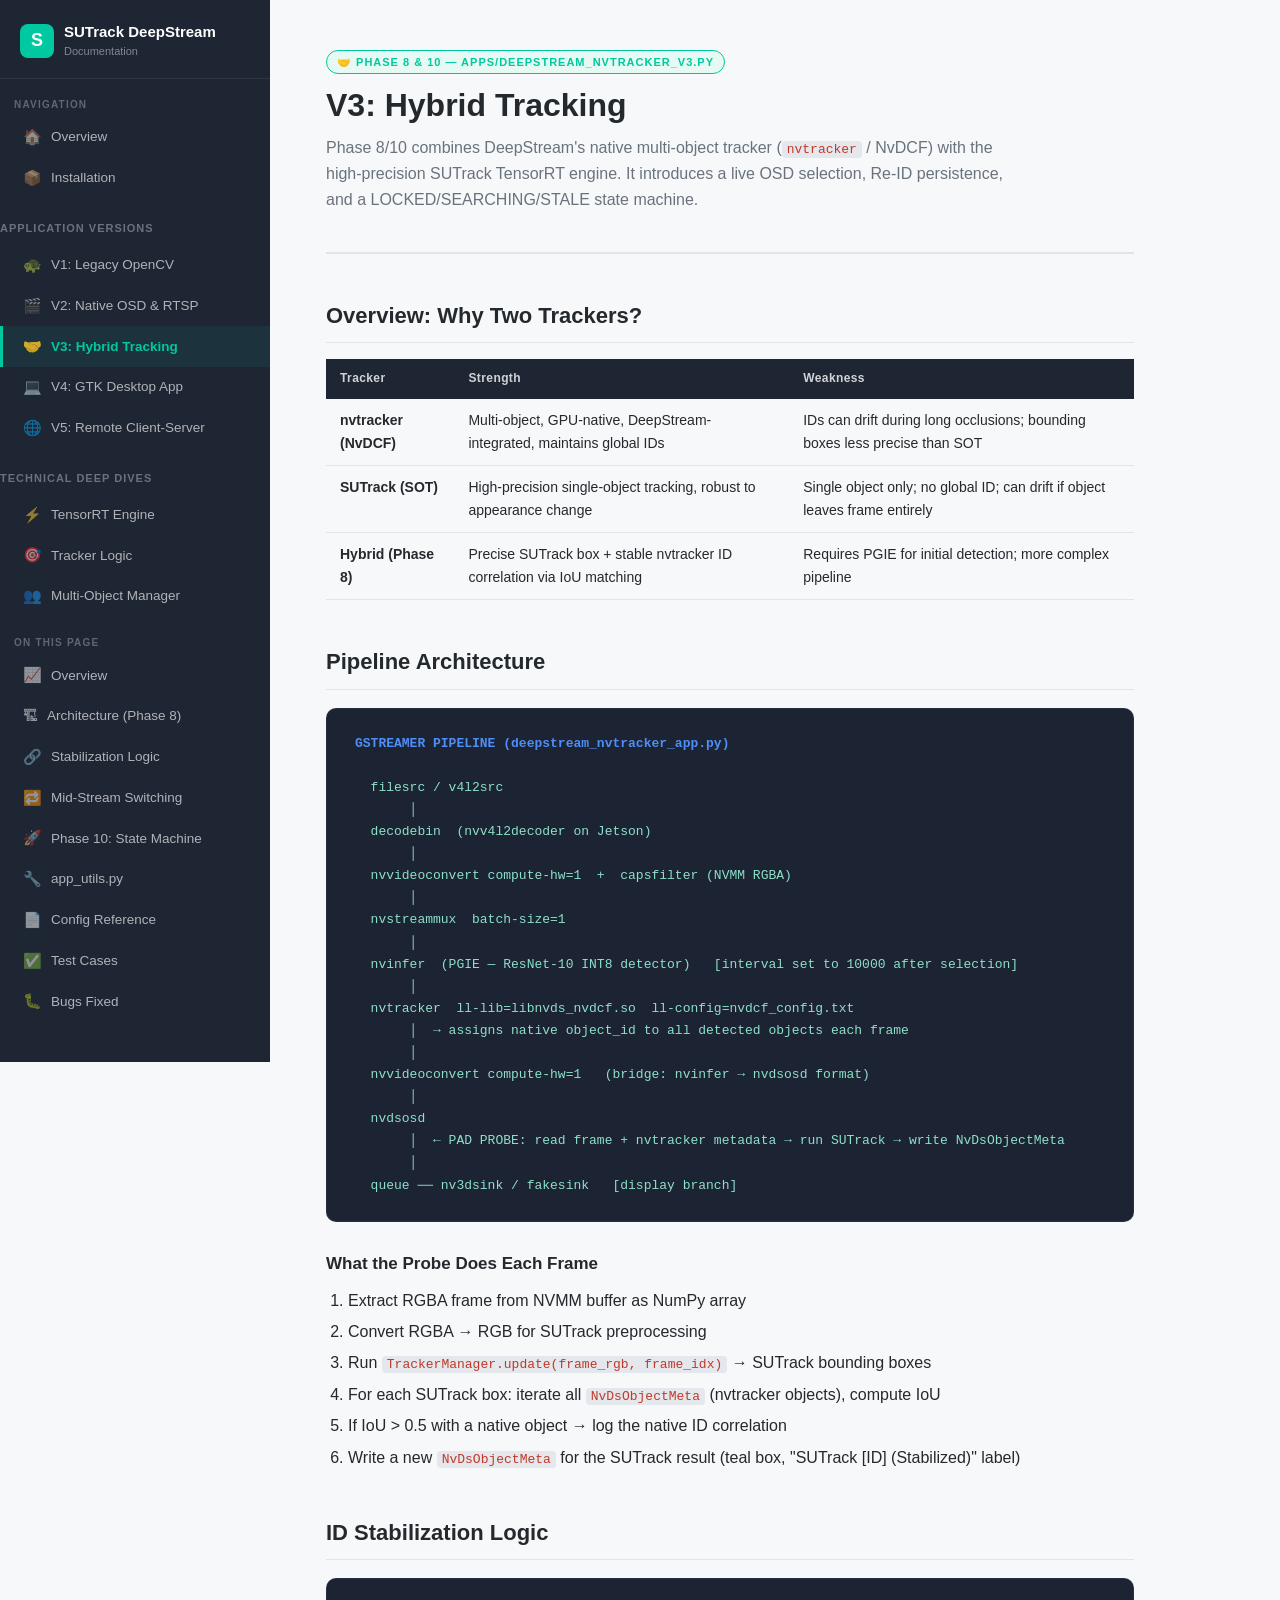
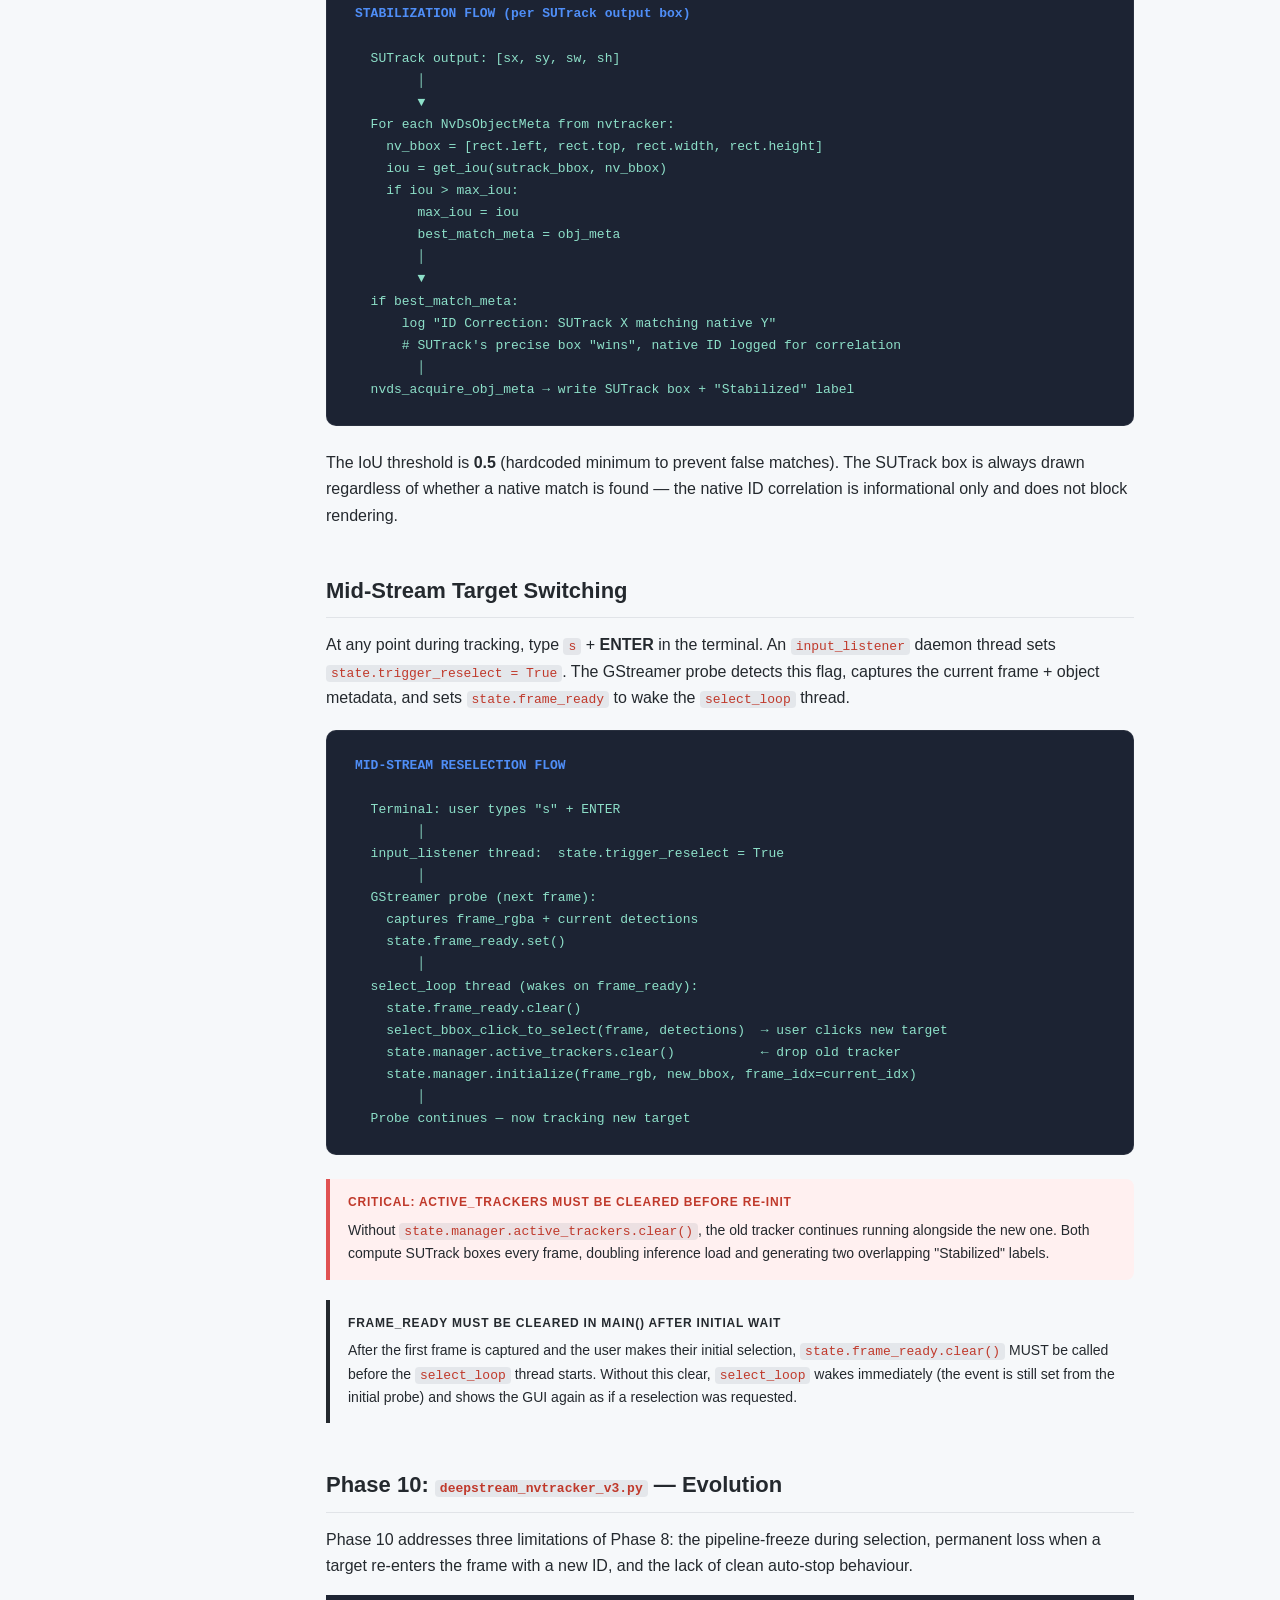
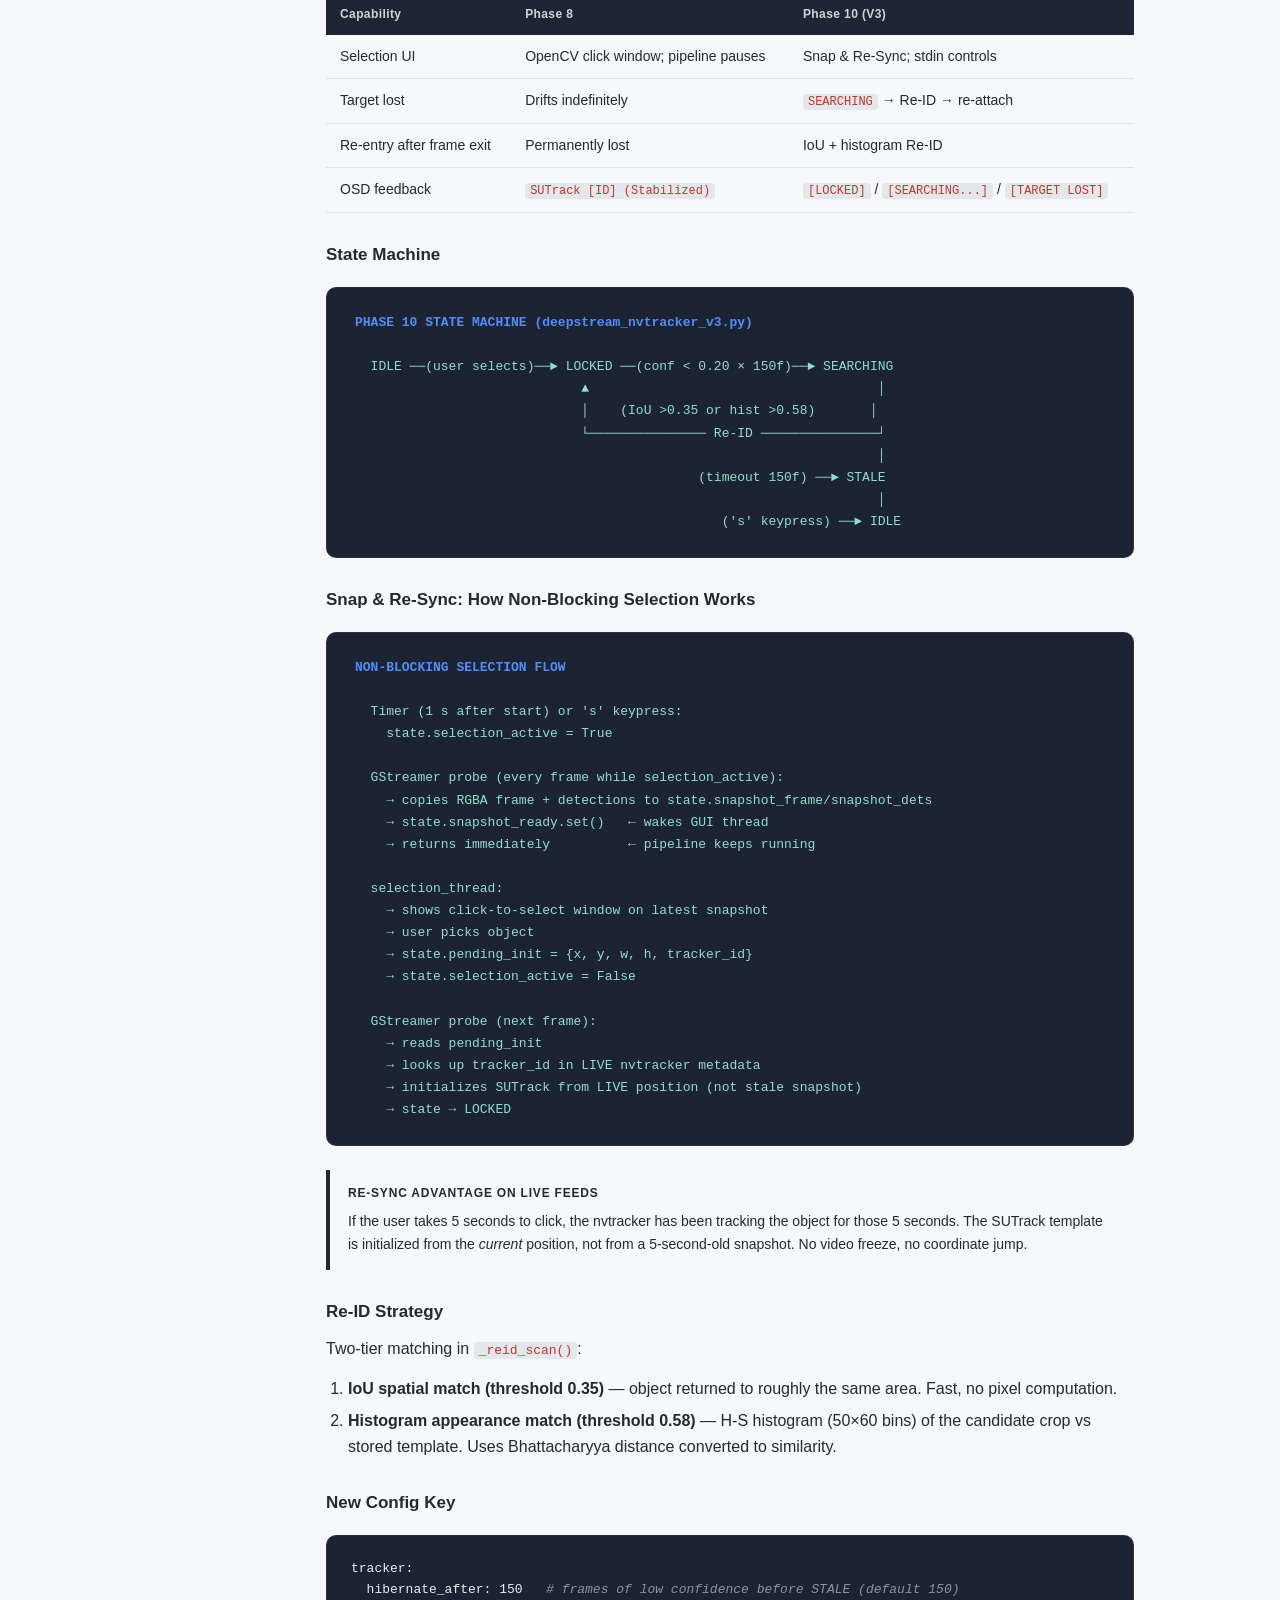
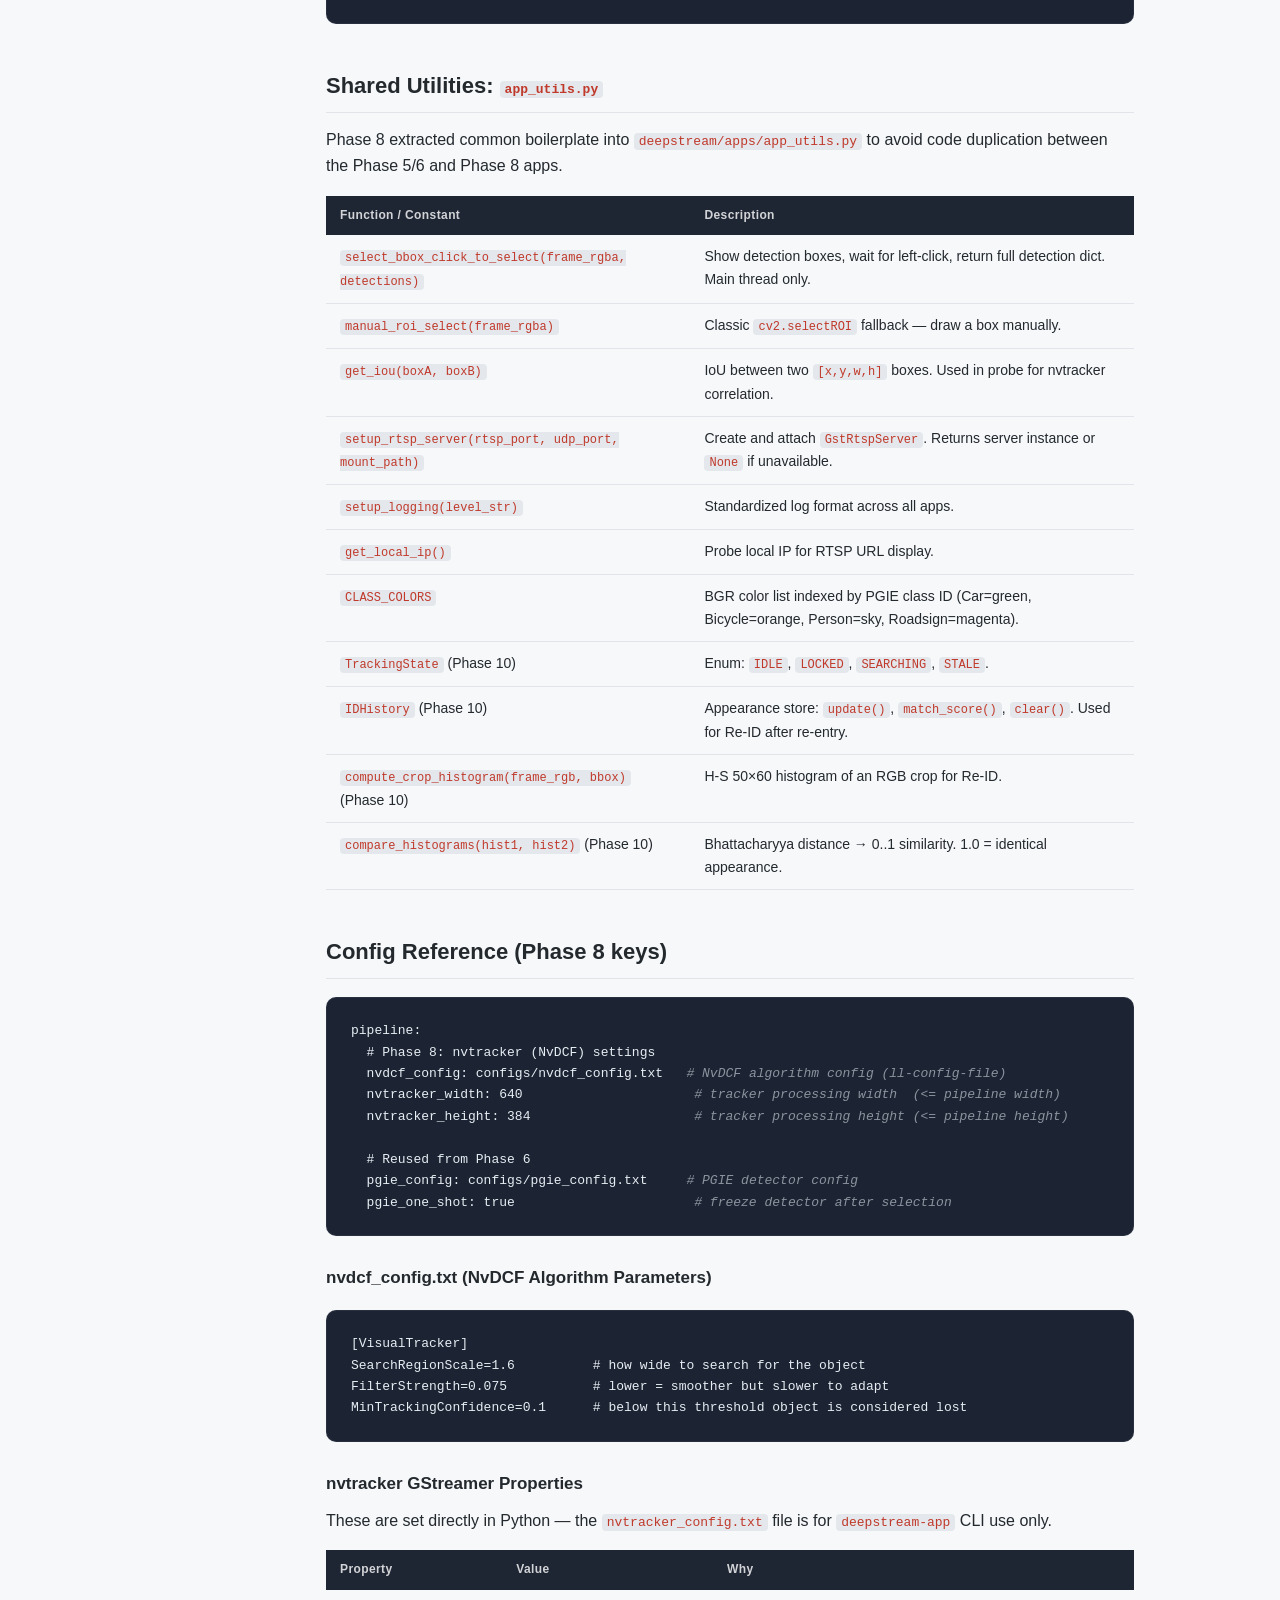
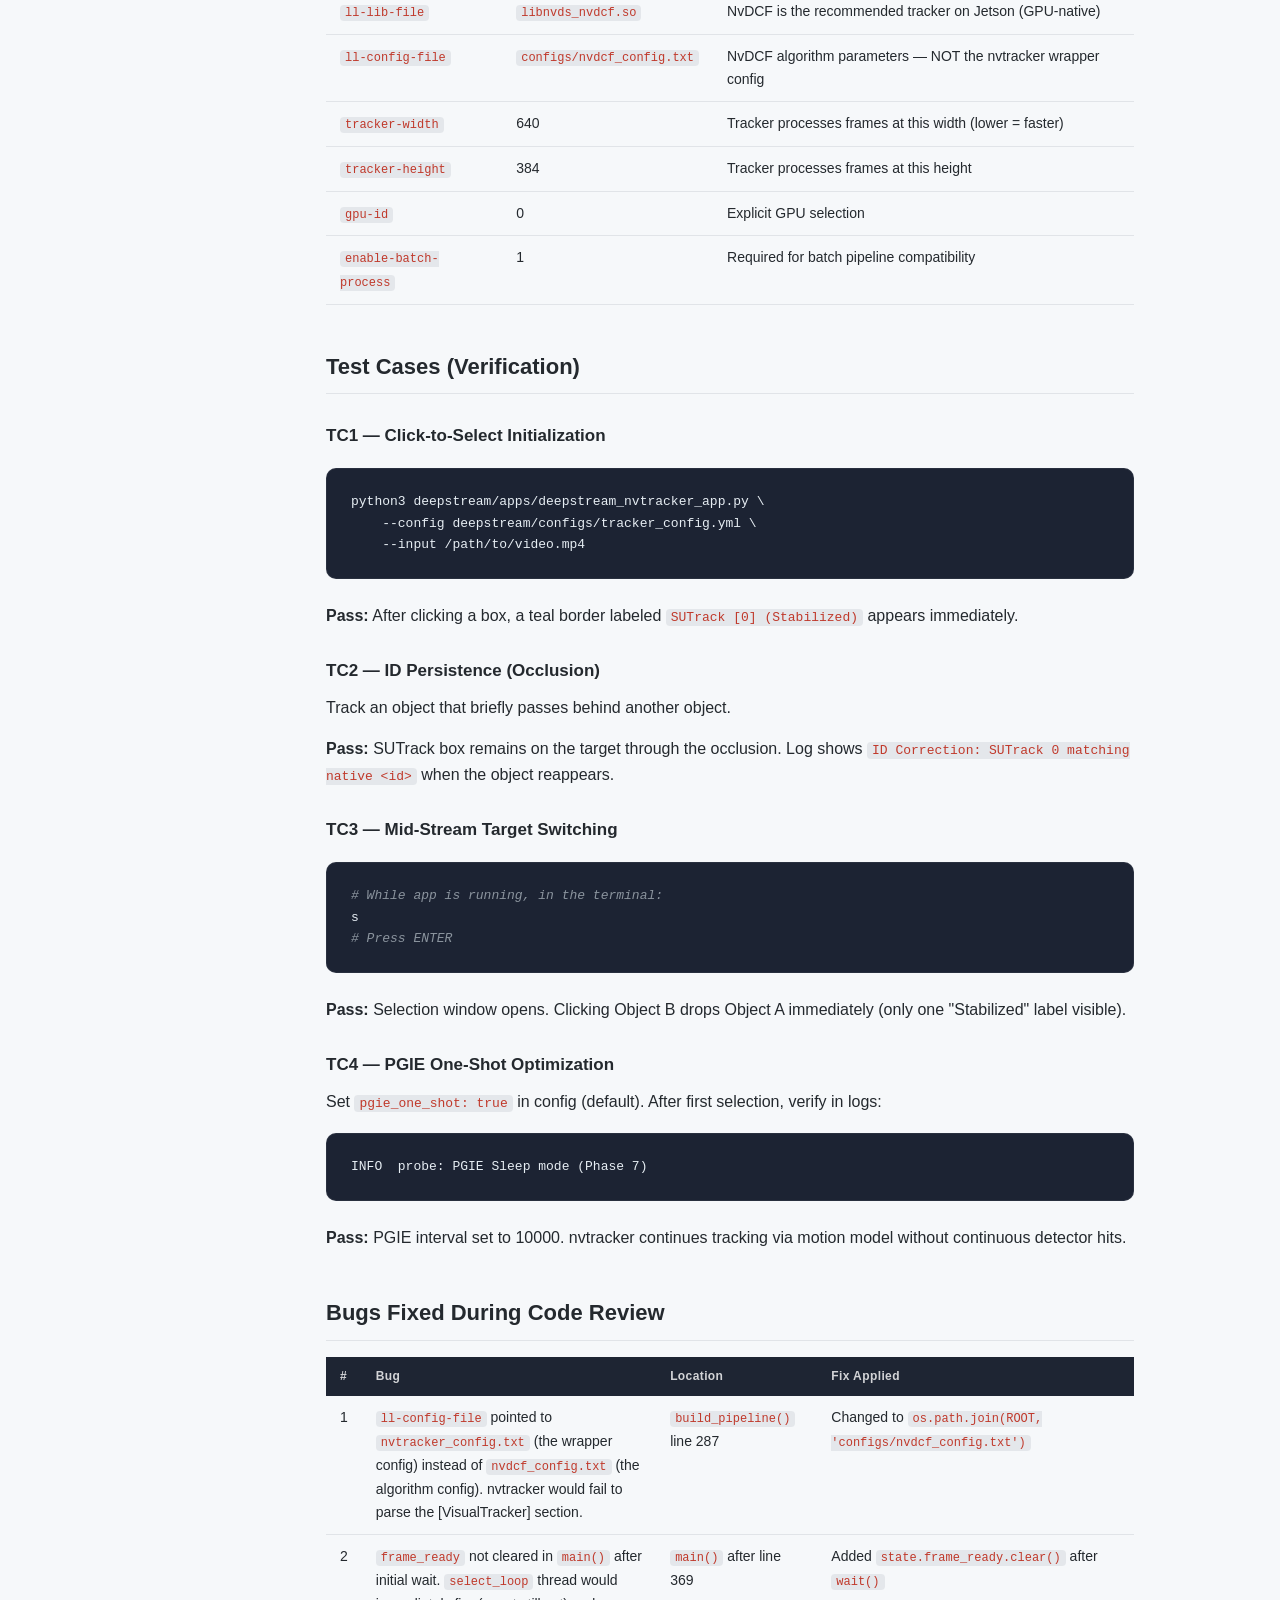
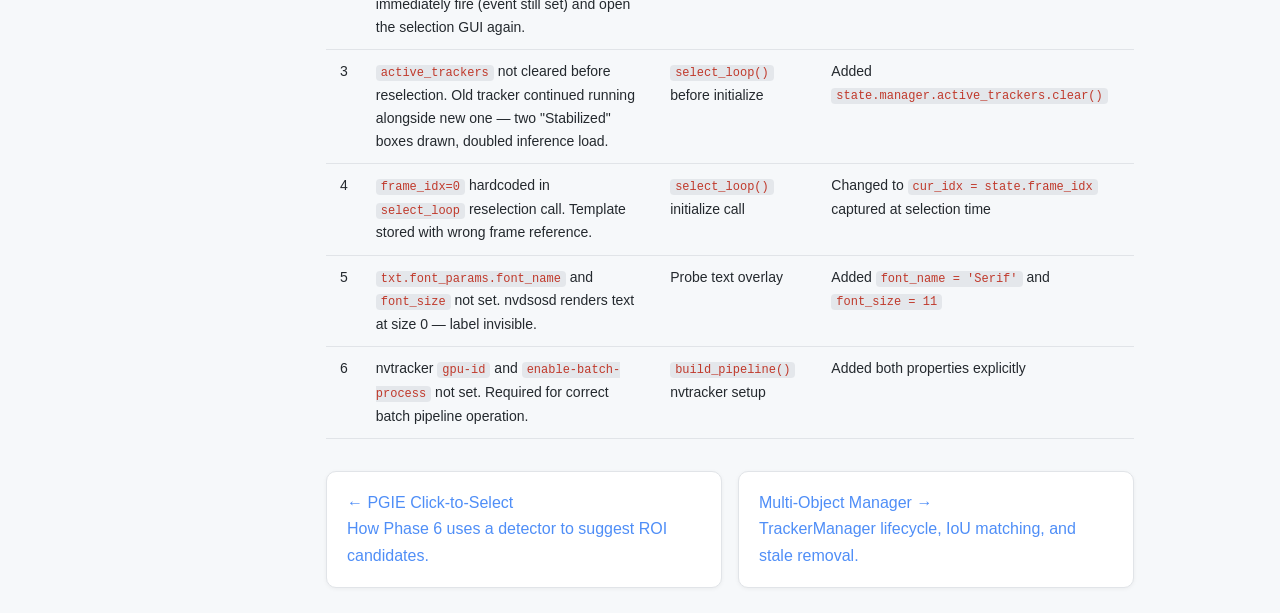
<file: deepstream/docs/html/v3_hybrid.html>
<!DOCTYPE html>
<html lang="en">
<head>
  <meta charset="UTF-8" />
  <meta name="viewport" content="width=device-width, initial-scale=1.0" />
  <title>V3: Hybrid Tracking — SUTrack DeepStream Docs</title>
  <link rel="stylesheet" href="style.css" />
</head>
<body>

<!-- ═══════════════════════════════════════════════════════ SIDEBAR -->
<aside class="sidebar">
  <a class="sidebar-logo" href="index.html">
    <div class="logo-icon">S</div>
    <div>
      <div class="logo-text">SUTrack DeepStream</div>
      <div class="logo-sub">Documentation</div>
    </div>
  </a>

  <div class="sidebar-section">Navigation</div>
  <nav>
    <a href="index.html"><span class="nav-icon">🏠</span> Overview</a>
    <a href="install.html"><span class="nav-icon">📦</span> Installation</a>
    
    <div style="margin: 20px 0 8px 0; font-size: 11px; text-transform: uppercase; letter-spacing: 1px; color: var(--muted); font-weight: 600;">Application Versions</div>
    <a href="v1_legacy.html"><span class="nav-icon">🐢</span> V1: Legacy OpenCV</a>
    <a href="v2_native.html"><span class="nav-icon">🎬</span> V2: Native OSD &amp; RTSP</a>
    <a href="v3_hybrid.html" class="active"><span class="nav-icon">🤝</span> V3: Hybrid Tracking</a>
    <a href="v4_desktop.html"><span class="nav-icon">💻</span> V4: GTK Desktop App</a>
    <a href="v5_remote.html"><span class="nav-icon">🌐</span> V5: Remote Client-Server</a>

    <div style="margin: 20px 0 8px 0; font-size: 11px; text-transform: uppercase; letter-spacing: 1px; color: var(--muted); font-weight: 600;">Technical Deep Dives</div>
    <a href="engine.html"><span class="nav-icon">⚡</span> TensorRT Engine</a>
    <a href="tracker-logic.html"><span class="nav-icon">🎯</span> Tracker Logic</a>
    <a href="multi-object.html"><span class="nav-icon">👥</span> Multi-Object Manager</a>
  </nav>

  <div class="sidebar-section">On This Page</div>
  <nav>
    <a href="#overview"><span class="nav-icon">&#128200;</span> Overview</a>
    <a href="#architecture"><span class="nav-icon">&#127959;</span> Architecture (Phase 8)</a>
    <a href="#stabilization"><span class="nav-icon">&#128279;</span> Stabilization Logic</a>
    <a href="#reselection"><span class="nav-icon">&#128257;</span> Mid-Stream Switching</a>
    <a href="#phase10"><span class="nav-icon">&#128640;</span> Phase 10: State Machine</a>
    <a href="#app-utils"><span class="nav-icon">&#128295;</span> app_utils.py</a>
    <a href="#config"><span class="nav-icon">&#128196;</span> Config Reference</a>
    <a href="#test-cases"><span class="nav-icon">&#9989;</span> Test Cases</a>
    <a href="#bugs-fixed"><span class="nav-icon">&#128027;</span> Bugs Fixed</a>
  </nav>
</aside>

<!-- ═══════════════════════════════════════════════════════ CONTENT -->
<main class="content">

  <div class="page-header">
    <div class="page-badge">&#129309; Phase 8 &amp; 10 — apps/deepstream_nvtracker_v3.py</div>
    <h1>V3: Hybrid Tracking</h1>
    <p>
      Phase 8/10 combines DeepStream's native multi-object tracker (<code>nvtracker</code> / NvDCF)
      with the high-precision SUTrack TensorRT engine. It introduces a live OSD selection, Re-ID
      persistence, and a LOCKED/SEARCHING/STALE state machine.
    </p>
  </div>

  <!-- ── Overview ───────────────────────────────────────── -->
  <h2 id="overview">Overview: Why Two Trackers?</h2>

  <table>
    <thead>
      <tr><th>Tracker</th><th>Strength</th><th>Weakness</th></tr>
    </thead>
    <tbody>
      <tr>
        <td><strong>nvtracker (NvDCF)</strong></td>
        <td>Multi-object, GPU-native, DeepStream-integrated, maintains global IDs</td>
        <td>IDs can drift during long occlusions; bounding boxes less precise than SOT</td>
      </tr>
      <tr>
        <td><strong>SUTrack (SOT)</strong></td>
        <td>High-precision single-object tracking, robust to appearance change</td>
        <td>Single object only; no global ID; can drift if object leaves frame entirely</td>
      </tr>
      <tr>
        <td><strong>Hybrid (Phase 8)</strong></td>
        <td>Precise SUTrack box + stable nvtracker ID correlation via IoU matching</td>
        <td>Requires PGIE for initial detection; more complex pipeline</td>
      </tr>
    </tbody>
  </table>

  <!-- ── Architecture ───────────────────────────────────── -->
  <h2 id="architecture">Pipeline Architecture</h2>

  <div class="diagram"><span class="d-title">GSTREAMER PIPELINE (deepstream_nvtracker_app.py)</span>

  filesrc / v4l2src
       │
  decodebin  (nvv4l2decoder on Jetson)
       │
  nvvideoconvert compute-hw=1  +  capsfilter (NVMM RGBA)
       │
  nvstreammux  batch-size=1
       │
  nvinfer  (PGIE — ResNet-10 INT8 detector)   [interval set to 10000 after selection]
       │
  nvtracker  ll-lib=libnvds_nvdcf.so  ll-config=nvdcf_config.txt
       │  → assigns native object_id to all detected objects each frame
       │
  nvvideoconvert compute-hw=1   (bridge: nvinfer → nvdsosd format)
       │
  nvdsosd
       │  ← PAD PROBE: read frame + nvtracker metadata → run SUTrack → write NvDsObjectMeta
       │
  queue ── nv3dsink / fakesink   [display branch]</div>

  <h3>What the Probe Does Each Frame</h3>
  <ol>
    <li>Extract RGBA frame from NVMM buffer as NumPy array</li>
    <li>Convert RGBA → RGB for SUTrack preprocessing</li>
    <li>Run <code>TrackerManager.update(frame_rgb, frame_idx)</code> → SUTrack bounding boxes</li>
    <li>For each SUTrack box: iterate all <code>NvDsObjectMeta</code> (nvtracker objects), compute IoU</li>
    <li>If IoU &gt; 0.5 with a native object → log the native ID correlation</li>
    <li>Write a new <code>NvDsObjectMeta</code> for the SUTrack result (teal box, "SUTrack [ID] (Stabilized)" label)</li>
  </ol>

  <!-- ── Stabilization ──────────────────────────────────── -->
  <h2 id="stabilization">ID Stabilization Logic</h2>

  <div class="diagram"><span class="d-title">STABILIZATION FLOW (per SUTrack output box)</span>

  SUTrack output: [sx, sy, sw, sh]
        │
        ▼
  For each NvDsObjectMeta from nvtracker:
    nv_bbox = [rect.left, rect.top, rect.width, rect.height]
    iou = get_iou(sutrack_bbox, nv_bbox)
    if iou > max_iou:
        max_iou = iou
        best_match_meta = obj_meta
        │
        ▼
  if best_match_meta:
      log "ID Correction: SUTrack X matching native Y"
      # SUTrack's precise box "wins", native ID logged for correlation
        │
  nvds_acquire_obj_meta → write SUTrack box + "Stabilized" label</div>

  <p>
    The IoU threshold is <strong>0.5</strong> (hardcoded minimum to prevent false matches).
    The SUTrack box is always drawn regardless of whether a native match is found — the
    native ID correlation is informational only and does not block rendering.
  </p>

  <!-- ── Reselection ────────────────────────────────────── -->
  <h2 id="reselection">Mid-Stream Target Switching</h2>

  <p>
    At any point during tracking, type <code>s</code> + <strong>ENTER</strong> in the terminal.
    An <code>input_listener</code> daemon thread sets <code>state.trigger_reselect = True</code>.
    The GStreamer probe detects this flag, captures the current frame + object metadata, and
    sets <code>state.frame_ready</code> to wake the <code>select_loop</code> thread.
  </p>

  <div class="diagram"><span class="d-title">MID-STREAM RESELECTION FLOW</span>

  Terminal: user types "s" + ENTER
        │
  input_listener thread:  state.trigger_reselect = True
        │
  GStreamer probe (next frame):
    captures frame_rgba + current detections
    state.frame_ready.set()
        │
  select_loop thread (wakes on frame_ready):
    state.frame_ready.clear()
    select_bbox_click_to_select(frame, detections)  → user clicks new target
    state.manager.active_trackers.clear()           ← drop old tracker
    state.manager.initialize(frame_rgb, new_bbox, frame_idx=current_idx)
        │
  Probe continues — now tracking new target</div>

  <div class="callout rule">
    <div class="callout-title">Critical: active_trackers must be cleared before re-init</div>
    Without <code>state.manager.active_trackers.clear()</code>, the old tracker continues
    running alongside the new one. Both compute SUTrack boxes every frame, doubling inference
    load and generating two overlapping "Stabilized" labels.
  </div>

  <div class="callout note">
    <div class="callout-title">frame_ready must be cleared in main() after initial wait</div>
    After the first frame is captured and the user makes their initial selection,
    <code>state.frame_ready.clear()</code> MUST be called before the <code>select_loop</code>
    thread starts. Without this clear, <code>select_loop</code> wakes immediately (the event
    is still set from the initial probe) and shows the GUI again as if a reselection was
    requested.
  </div>

  <!-- ── Phase 10 ───────────────────────────────────────── -->
  <h2 id="phase10">Phase 10: <code>deepstream_nvtracker_v3.py</code> — Evolution</h2>

  <p>
    Phase 10 addresses three limitations of Phase 8:
    the pipeline-freeze during selection,
    permanent loss when a target re-enters the frame with a new ID,
    and the lack of clean auto-stop behaviour.
  </p>

  <table>
    <thead>
      <tr><th>Capability</th><th>Phase 8</th><th>Phase 10 (V3)</th></tr>
    </thead>
    <tbody>
      <tr>
        <td>Selection UI</td>
        <td>OpenCV click window; pipeline pauses</td>
        <td>Snap &amp; Re-Sync; stdin controls</td>
      </tr>
      <tr>
        <td>Target lost</td>
        <td>Drifts indefinitely</td>
        <td><code>SEARCHING</code> → Re-ID → re-attach</td>
      </tr>
      <tr>
        <td>Re-entry after frame exit</td>
        <td>Permanently lost</td>
        <td>IoU + histogram Re-ID</td>
      </tr>
      <tr>
        <td>OSD feedback</td>
        <td><code>SUTrack [ID] (Stabilized)</code></td>
        <td><code>[LOCKED]</code> / <code>[SEARCHING...]</code> / <code>[TARGET LOST]</code></td>
      </tr>
    </tbody>
  </table>

  <h3>State Machine</h3>

  <div class="diagram"><span class="d-title">PHASE 10 STATE MACHINE (deepstream_nvtracker_v3.py)</span>

  IDLE ──(user selects)──► LOCKED ──(conf &lt; 0.20 × 150f)──► SEARCHING
                             ▲                                     │
                             │    (IoU &gt;0.35 or hist &gt;0.58)       │
                             └─────────────── Re-ID ───────────────┘
                                                                   │
                                            (timeout 150f) ──► STALE
                                                                   │
                                               ('s' keypress) ──► IDLE</div>

  <h3>Snap &amp; Re-Sync: How Non-Blocking Selection Works</h3>

  <div class="diagram"><span class="d-title">NON-BLOCKING SELECTION FLOW</span>

  Timer (1 s after start) or 's' keypress:
    state.selection_active = True

  GStreamer probe (every frame while selection_active):
    → copies RGBA frame + detections to state.snapshot_frame/snapshot_dets
    → state.snapshot_ready.set()   ← wakes GUI thread
    → returns immediately          ← pipeline keeps running

  selection_thread:
    → shows click-to-select window on latest snapshot
    → user picks object
    → state.pending_init = {x, y, w, h, tracker_id}
    → state.selection_active = False

  GStreamer probe (next frame):
    → reads pending_init
    → looks up tracker_id in LIVE nvtracker metadata
    → initializes SUTrack from LIVE position (not stale snapshot)
    → state → LOCKED</div>

  <div class="callout note">
    <div class="callout-title">Re-Sync advantage on live feeds</div>
    If the user takes 5 seconds to click, the nvtracker has been tracking the object
    for those 5 seconds. The SUTrack template is initialized from the <em>current</em>
    position, not from a 5-second-old snapshot. No video freeze, no coordinate jump.
  </div>

  <h3>Re-ID Strategy</h3>
  <p>Two-tier matching in <code>_reid_scan()</code>:</p>
  <ol>
    <li><strong>IoU spatial match (threshold 0.35)</strong> — object returned to roughly the same area. Fast, no pixel computation.</li>
    <li><strong>Histogram appearance match (threshold 0.58)</strong> — H-S histogram (50&times;60 bins) of the candidate crop vs stored template. Uses Bhattacharyya distance converted to similarity.</li>
  </ol>

  <h3>New Config Key</h3>
  <pre><code>tracker:
  hibernate_after: 150   <span class="cm"># frames of low confidence before STALE (default 150)</span></code></pre>

  <!-- ── app_utils ──────────────────────────────────────── -->
  <h2 id="app-utils">Shared Utilities: <code>app_utils.py</code></h2>

  <p>
    Phase 8 extracted common boilerplate into <code>deepstream/apps/app_utils.py</code>
    to avoid code duplication between the Phase 5/6 and Phase 8 apps.
  </p>

  <table>
    <thead>
      <tr><th>Function / Constant</th><th>Description</th></tr>
    </thead>
    <tbody>
      <tr><td><code>select_bbox_click_to_select(frame_rgba, detections)</code></td><td>Show detection boxes, wait for left-click, return full detection dict. Main thread only.</td></tr>
      <tr><td><code>manual_roi_select(frame_rgba)</code></td><td>Classic <code>cv2.selectROI</code> fallback — draw a box manually.</td></tr>
      <tr><td><code>get_iou(boxA, boxB)</code></td><td>IoU between two <code>[x,y,w,h]</code> boxes. Used in probe for nvtracker correlation.</td></tr>
      <tr><td><code>setup_rtsp_server(rtsp_port, udp_port, mount_path)</code></td><td>Create and attach <code>GstRtspServer</code>. Returns server instance or <code>None</code> if unavailable.</td></tr>
      <tr><td><code>setup_logging(level_str)</code></td><td>Standardized log format across all apps.</td></tr>
      <tr><td><code>get_local_ip()</code></td><td>Probe local IP for RTSP URL display.</td></tr>
      <tr><td><code>CLASS_COLORS</code></td><td>BGR color list indexed by PGIE class ID (Car=green, Bicycle=orange, Person=sky, Roadsign=magenta).</td></tr>
      <tr><td><code>TrackingState</code> (Phase 10)</td><td>Enum: <code>IDLE</code>, <code>LOCKED</code>, <code>SEARCHING</code>, <code>STALE</code>.</td></tr>
      <tr><td><code>IDHistory</code> (Phase 10)</td><td>Appearance store: <code>update()</code>, <code>match_score()</code>, <code>clear()</code>. Used for Re-ID after re-entry.</td></tr>
      <tr><td><code>compute_crop_histogram(frame_rgb, bbox)</code> (Phase 10)</td><td>H-S 50×60 histogram of an RGB crop for Re-ID.</td></tr>
      <tr><td><code>compare_histograms(hist1, hist2)</code> (Phase 10)</td><td>Bhattacharyya distance → 0..1 similarity. 1.0 = identical appearance.</td></tr>
    </tbody>
  </table>

  <!-- ── Config ─────────────────────────────────────────── -->
  <h2 id="config">Config Reference (Phase 8 keys)</h2>

  <pre><code>pipeline:
  # Phase 8: nvtracker (NvDCF) settings
  nvdcf_config: configs/nvdcf_config.txt   <span class="cm"># NvDCF algorithm config (ll-config-file)</span>
  nvtracker_width: 640                      <span class="cm"># tracker processing width  (&lt;= pipeline width)</span>
  nvtracker_height: 384                     <span class="cm"># tracker processing height (&lt;= pipeline height)</span>

  # Reused from Phase 6
  pgie_config: configs/pgie_config.txt     <span class="cm"># PGIE detector config</span>
  pgie_one_shot: true                       <span class="cm"># freeze detector after selection</span></code></pre>

  <h3>nvdcf_config.txt (NvDCF Algorithm Parameters)</h3>
  <pre><code>[VisualTracker]
SearchRegionScale=1.6          # how wide to search for the object
FilterStrength=0.075           # lower = smoother but slower to adapt
MinTrackingConfidence=0.1      # below this threshold object is considered lost</code></pre>

  <h3>nvtracker GStreamer Properties</h3>
  <p>These are set directly in Python — the <code>nvtracker_config.txt</code> file is for <code>deepstream-app</code> CLI use only.</p>

  <table>
    <thead>
      <tr><th>Property</th><th>Value</th><th>Why</th></tr>
    </thead>
    <tbody>
      <tr><td><code>ll-lib-file</code></td><td><code>libnvds_nvdcf.so</code></td><td>NvDCF is the recommended tracker on Jetson (GPU-native)</td></tr>
      <tr><td><code>ll-config-file</code></td><td><code>configs/nvdcf_config.txt</code></td><td>NvDCF algorithm parameters — NOT the nvtracker wrapper config</td></tr>
      <tr><td><code>tracker-width</code></td><td>640</td><td>Tracker processes frames at this width (lower = faster)</td></tr>
      <tr><td><code>tracker-height</code></td><td>384</td><td>Tracker processes frames at this height</td></tr>
      <tr><td><code>gpu-id</code></td><td>0</td><td>Explicit GPU selection</td></tr>
      <tr><td><code>enable-batch-process</code></td><td>1</td><td>Required for batch pipeline compatibility</td></tr>
    </tbody>
  </table>

  <!-- ── Test Cases ─────────────────────────────────────── -->
  <h2 id="test-cases">Test Cases (Verification)</h2>

  <h3>TC1 — Click-to-Select Initialization</h3>
  <pre><code>python3 deepstream/apps/deepstream_nvtracker_app.py \
    --config deepstream/configs/tracker_config.yml \
    --input /path/to/video.mp4</code></pre>
  <p><strong>Pass:</strong> After clicking a box, a teal border labeled <code>SUTrack [0] (Stabilized)</code> appears immediately.</p>

  <h3>TC2 — ID Persistence (Occlusion)</h3>
  <p>Track an object that briefly passes behind another object.</p>
  <p><strong>Pass:</strong> SUTrack box remains on the target through the occlusion. Log shows <code>ID Correction: SUTrack 0 matching native &lt;id&gt;</code> when the object reappears.</p>

  <h3>TC3 — Mid-Stream Target Switching</h3>
  <pre><code><span class="cm"># While app is running, in the terminal:</span>
s
<span class="cm"># Press ENTER</span></code></pre>
  <p><strong>Pass:</strong> Selection window opens. Clicking Object B drops Object A immediately (only one "Stabilized" label visible).</p>

  <h3>TC4 — PGIE One-Shot Optimization</h3>
  <p>Set <code>pgie_one_shot: true</code> in config (default). After first selection, verify in logs:</p>
  <pre><code>INFO  probe: PGIE Sleep mode (Phase 7)</code></pre>
  <p><strong>Pass:</strong> PGIE interval set to 10000. nvtracker continues tracking via motion model without continuous detector hits.</p>

  <!-- ── Bugs Fixed ─────────────────────────────────────── -->
  <h2 id="bugs-fixed">Bugs Fixed During Code Review</h2>

  <table>
    <thead>
      <tr><th>#</th><th>Bug</th><th>Location</th><th>Fix Applied</th></tr>
    </thead>
    <tbody>
      <tr>
        <td>1</td>
        <td><code>ll-config-file</code> pointed to <code>nvtracker_config.txt</code> (the wrapper config) instead of <code>nvdcf_config.txt</code> (the algorithm config). nvtracker would fail to parse the [VisualTracker] section.</td>
        <td><code>build_pipeline()</code> line 287</td>
        <td>Changed to <code>os.path.join(ROOT, 'configs/nvdcf_config.txt')</code></td>
      </tr>
      <tr>
        <td>2</td>
        <td><code>frame_ready</code> not cleared in <code>main()</code> after initial wait. <code>select_loop</code> thread would immediately fire (event still set) and open the selection GUI again.</td>
        <td><code>main()</code> after line 369</td>
        <td>Added <code>state.frame_ready.clear()</code> after <code>wait()</code></td>
      </tr>
      <tr>
        <td>3</td>
        <td><code>active_trackers</code> not cleared before reselection. Old tracker continued running alongside new one — two "Stabilized" boxes drawn, doubled inference load.</td>
        <td><code>select_loop()</code> before initialize</td>
        <td>Added <code>state.manager.active_trackers.clear()</code></td>
      </tr>
      <tr>
        <td>4</td>
        <td><code>frame_idx=0</code> hardcoded in <code>select_loop</code> reselection call. Template stored with wrong frame reference.</td>
        <td><code>select_loop()</code> initialize call</td>
        <td>Changed to <code>cur_idx = state.frame_idx</code> captured at selection time</td>
      </tr>
      <tr>
        <td>5</td>
        <td><code>txt.font_params.font_name</code> and <code>font_size</code> not set. nvdsosd renders text at size 0 — label invisible.</td>
        <td>Probe text overlay</td>
        <td>Added <code>font_name = 'Serif'</code> and <code>font_size = 11</code></td>
      </tr>
      <tr>
        <td>6</td>
        <td>nvtracker <code>gpu-id</code> and <code>enable-batch-process</code> not set. Required for correct batch pipeline operation.</td>
        <td><code>build_pipeline()</code> nvtracker setup</td>
        <td>Added both properties explicitly</td>
      </tr>
    </tbody>
  </table>

  <div style="display:grid;grid-template-columns:1fr 1fr;gap:1rem;margin-top:2rem">
    <a href="v2_native.html" class="card" style="text-decoration:none">
      <div class="card-title">← PGIE Click-to-Select</div>
      <div class="card-body">How Phase 6 uses a detector to suggest ROI candidates.</div>
    </a>
    <a href="multi-object.html" class="card" style="text-decoration:none">
      <div class="card-title">Multi-Object Manager →</div>
      <div class="card-body">TrackerManager lifecycle, IoU matching, and stale removal.</div>
    </a>
  </div>

</main>
</body>
</html>
</file>
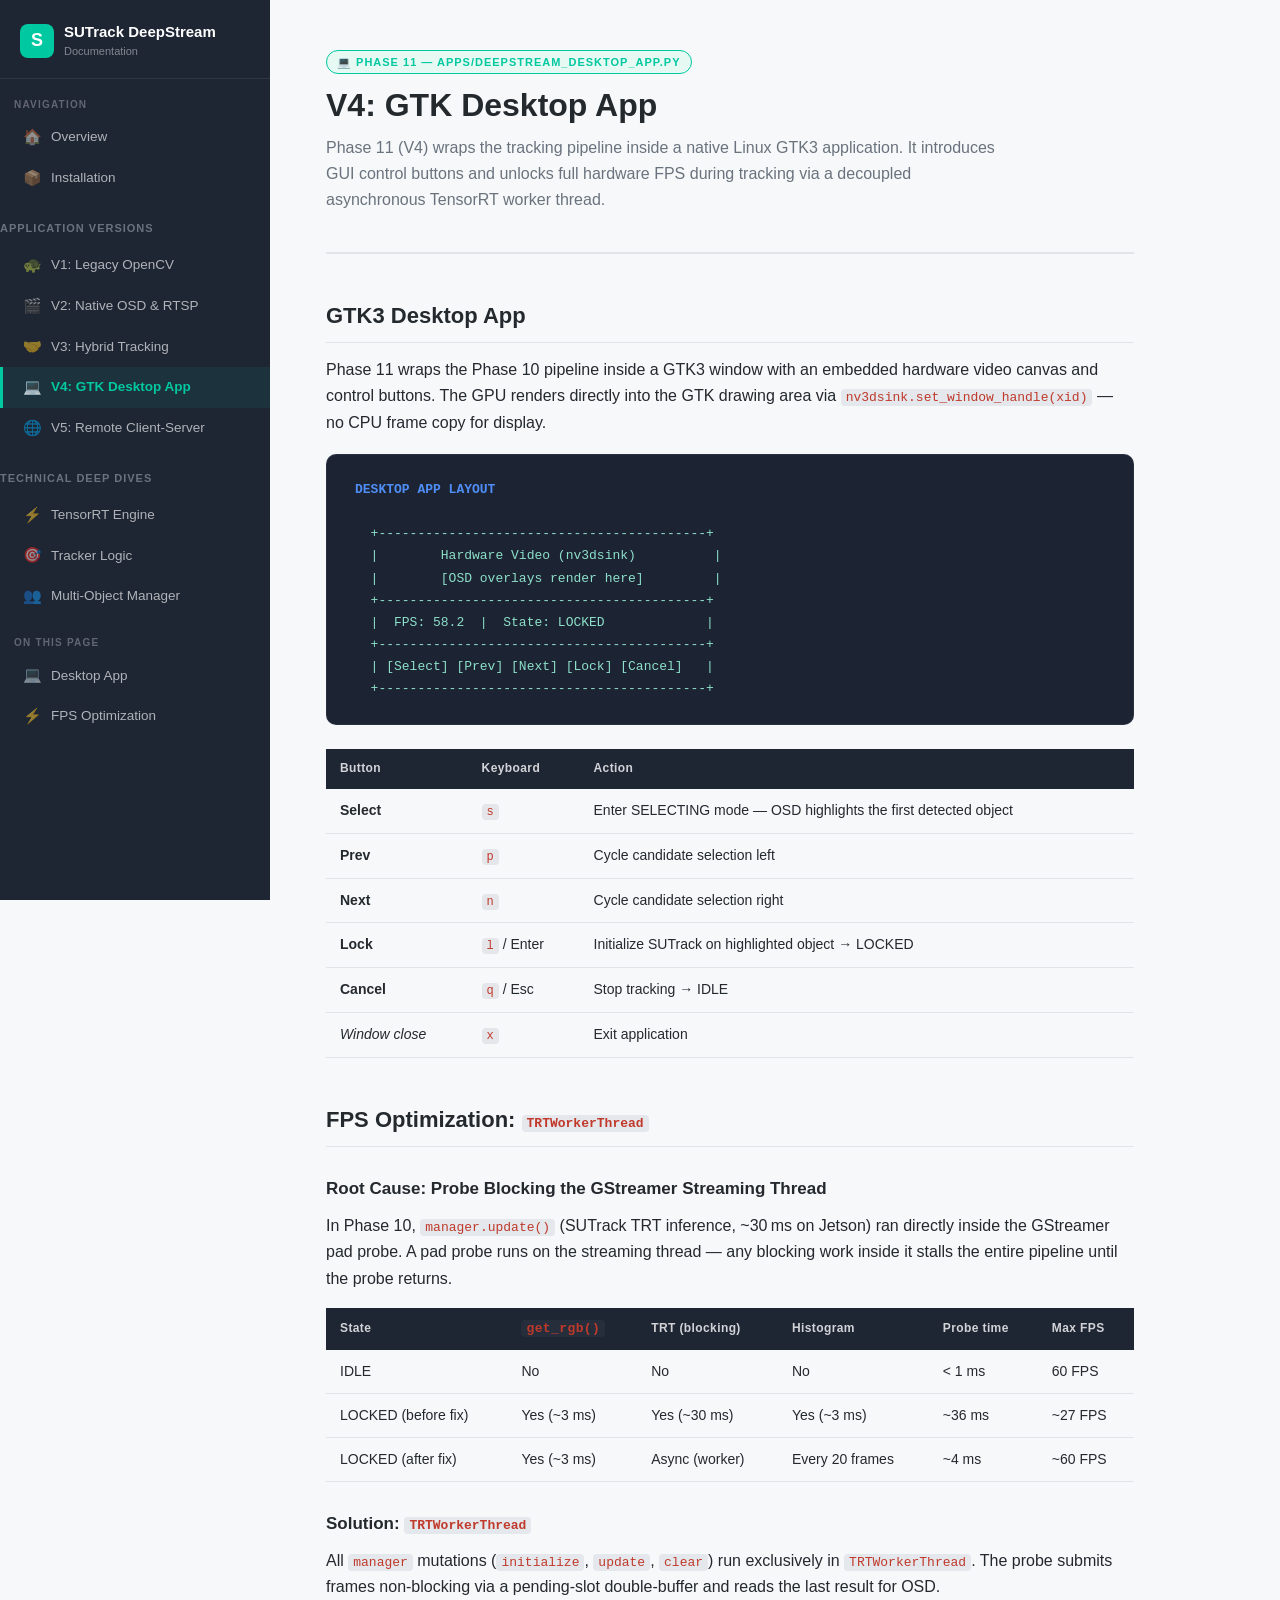
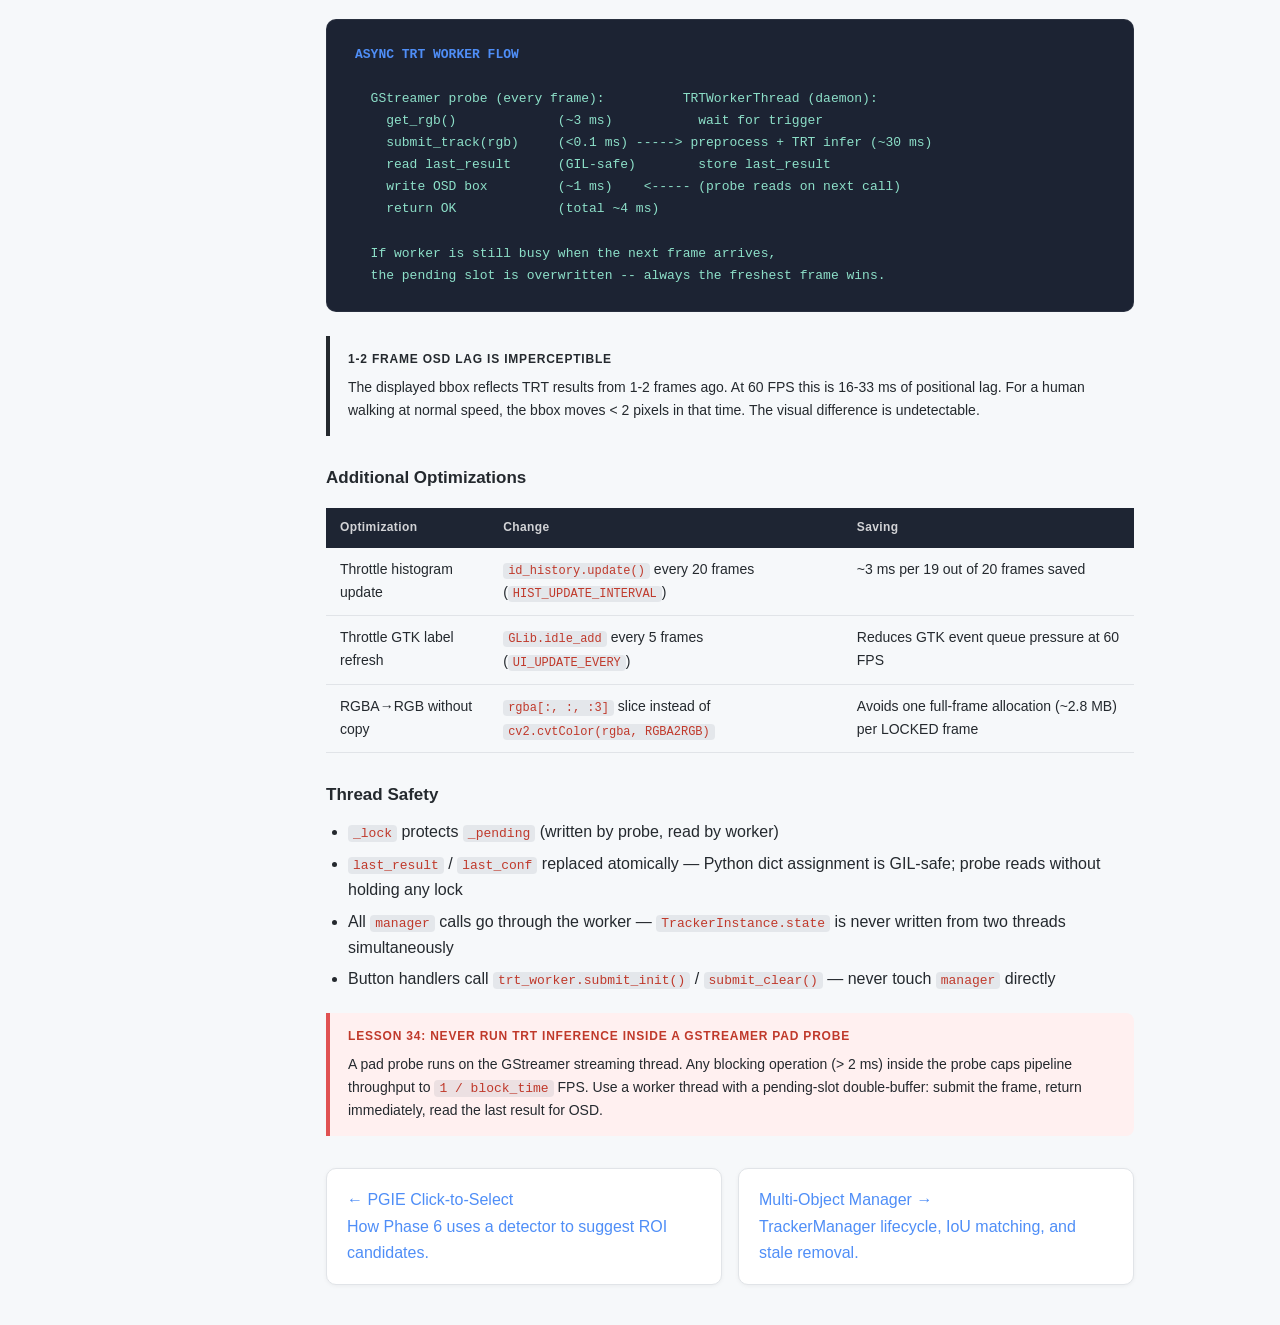
<file: deepstream/docs/html/v4_desktop.html>
<!DOCTYPE html>
<html lang="en">
<head>
  <meta charset="UTF-8" />
  <meta name="viewport" content="width=device-width, initial-scale=1.0" />
  <title>V4: GTK Desktop App — SUTrack DeepStream Docs</title>
  <link rel="stylesheet" href="style.css" />
</head>
<body>

<!-- ═══════════════════════════════════════════════════════ SIDEBAR -->
<aside class="sidebar">
  <a class="sidebar-logo" href="index.html">
    <div class="logo-icon">S</div>
    <div>
      <div class="logo-text">SUTrack DeepStream</div>
      <div class="logo-sub">Documentation</div>
    </div>
  </a>

  <div class="sidebar-section">Navigation</div>
  <nav>
    <a href="index.html"><span class="nav-icon">🏠</span> Overview</a>
    <a href="install.html"><span class="nav-icon">📦</span> Installation</a>
    
    <div style="margin: 20px 0 8px 0; font-size: 11px; text-transform: uppercase; letter-spacing: 1px; color: var(--muted); font-weight: 600;">Application Versions</div>
    <a href="v1_legacy.html"><span class="nav-icon">🐢</span> V1: Legacy OpenCV</a>
    <a href="v2_native.html"><span class="nav-icon">🎬</span> V2: Native OSD &amp; RTSP</a>
    <a href="v3_hybrid.html"><span class="nav-icon">🤝</span> V3: Hybrid Tracking</a>
    <a href="v4_desktop.html" class="active"><span class="nav-icon">💻</span> V4: GTK Desktop App</a>
    <a href="v5_remote.html"><span class="nav-icon">🌐</span> V5: Remote Client-Server</a>

    <div style="margin: 20px 0 8px 0; font-size: 11px; text-transform: uppercase; letter-spacing: 1px; color: var(--muted); font-weight: 600;">Technical Deep Dives</div>
    <a href="engine.html"><span class="nav-icon">⚡</span> TensorRT Engine</a>
    <a href="tracker-logic.html"><span class="nav-icon">🎯</span> Tracker Logic</a>
    <a href="multi-object.html"><span class="nav-icon">👥</span> Multi-Object Manager</a>
  </nav>

  <div class="sidebar-section">On This Page</div>
  <nav>
    <a href="#desktop-app"><span class="nav-icon">&#128187;</span> Desktop App</a>
    <a href="#fps-optimization"><span class="nav-icon">&#9889;</span> FPS Optimization</a>
  </nav>
</aside>

<!-- ═══════════════════════════════════════════════════════ CONTENT -->
<main class="content">

  <div class="page-header">
    <div class="page-badge">&#128187; Phase 11 — apps/deepstream_desktop_app.py</div>
    <h1>V4: GTK Desktop App</h1>
    <p>
      Phase 11 (V4) wraps the tracking pipeline inside a native Linux GTK3 application. It introduces GUI control buttons and unlocks full hardware FPS during tracking via a decoupled asynchronous TensorRT worker thread.
    </p>
  </div>

  <!-- ── Phase 11 ───────────────────────────────────────── -->
  <h2 id="desktop-app">GTK3 Desktop App</h2>

  <p>
    Phase 11 wraps the Phase 10 pipeline inside a GTK3 window with an embedded hardware video
    canvas and control buttons. The GPU renders directly into the GTK drawing area via
    <code>nv3dsink.set_window_handle(xid)</code> — no CPU frame copy for display.
  </p>

  <div class="diagram"><span class="d-title">DESKTOP APP LAYOUT</span>

  +------------------------------------------+
  |        Hardware Video (nv3dsink)          |
  |        [OSD overlays render here]         |
  +------------------------------------------+
  |  FPS: 58.2  |  State: LOCKED             |
  +------------------------------------------+
  | [Select] [Prev] [Next] [Lock] [Cancel]   |
  +------------------------------------------+</div>

  <table>
    <thead>
      <tr><th>Button</th><th>Keyboard</th><th>Action</th></tr>
    </thead>
    <tbody>
      <tr><td><strong>Select</strong></td><td><code>s</code></td><td>Enter SELECTING mode — OSD highlights the first detected object</td></tr>
      <tr><td><strong>Prev</strong></td><td><code>p</code></td><td>Cycle candidate selection left</td></tr>
      <tr><td><strong>Next</strong></td><td><code>n</code></td><td>Cycle candidate selection right</td></tr>
      <tr><td><strong>Lock</strong></td><td><code>l</code> / Enter</td><td>Initialize SUTrack on highlighted object &rarr; LOCKED</td></tr>
      <tr><td><strong>Cancel</strong></td><td><code>q</code> / Esc</td><td>Stop tracking &rarr; IDLE</td></tr>
      <tr><td><em>Window close</em></td><td><code>x</code></td><td>Exit application</td></tr>
    </tbody>
  </table>

  <!-- ── FPS Optimization ───────────────────────────────── -->
  <h2 id="fps-optimization">FPS Optimization: <code>TRTWorkerThread</code></h2>

  <h3>Root Cause: Probe Blocking the GStreamer Streaming Thread</h3>

  <p>
    In Phase 10, <code>manager.update()</code> (SUTrack TRT inference, ~30&thinsp;ms on Jetson) ran
    directly inside the GStreamer pad probe. A pad probe runs on the streaming thread — any blocking
    work inside it stalls the entire pipeline until the probe returns.
  </p>

  <table>
    <thead>
      <tr><th>State</th><th><code>get_rgb()</code></th><th>TRT (blocking)</th><th>Histogram</th><th>Probe time</th><th>Max FPS</th></tr>
    </thead>
    <tbody>
      <tr>
        <td>IDLE</td><td>No</td><td>No</td><td>No</td><td>&lt; 1 ms</td><td>60 FPS</td>
      </tr>
      <tr>
        <td>LOCKED (before fix)</td><td>Yes (~3 ms)</td><td>Yes (~30 ms)</td><td>Yes (~3 ms)</td><td>~36 ms</td><td>~27 FPS</td>
      </tr>
      <tr>
        <td>LOCKED (after fix)</td><td>Yes (~3 ms)</td><td>Async (worker)</td><td>Every 20 frames</td><td>~4 ms</td><td>~60 FPS</td>
      </tr>
    </tbody>
  </table>

  <h3>Solution: <code>TRTWorkerThread</code></h3>

  <p>
    All <code>manager</code> mutations (<code>initialize</code>, <code>update</code>, <code>clear</code>)
    run exclusively in <code>TRTWorkerThread</code>. The probe submits frames non-blocking via a
    pending-slot double-buffer and reads the last result for OSD.
  </p>

  <div class="diagram"><span class="d-title">ASYNC TRT WORKER FLOW</span>

  GStreamer probe (every frame):          TRTWorkerThread (daemon):
    get_rgb()             (~3 ms)           wait for trigger
    submit_track(rgb)     (&lt;0.1 ms) -----&gt; preprocess + TRT infer (~30 ms)
    read last_result      (GIL-safe)        store last_result
    write OSD box         (~1 ms)    &lt;----- (probe reads on next call)
    return OK             (total ~4 ms)

  If worker is still busy when the next frame arrives,
  the pending slot is overwritten -- always the freshest frame wins.</div>

  <div class="callout note">
    <div class="callout-title">1-2 frame OSD lag is imperceptible</div>
    The displayed bbox reflects TRT results from 1-2 frames ago. At 60 FPS this is 16-33 ms of
    positional lag. For a human walking at normal speed, the bbox moves &lt; 2 pixels in that time.
    The visual difference is undetectable.
  </div>

  <h3>Additional Optimizations</h3>

  <table>
    <thead>
      <tr><th>Optimization</th><th>Change</th><th>Saving</th></tr>
    </thead>
    <tbody>
      <tr>
        <td>Throttle histogram update</td>
        <td><code>id_history.update()</code> every 20 frames (<code>HIST_UPDATE_INTERVAL</code>)</td>
        <td>~3 ms per 19 out of 20 frames saved</td>
      </tr>
      <tr>
        <td>Throttle GTK label refresh</td>
        <td><code>GLib.idle_add</code> every 5 frames (<code>UI_UPDATE_EVERY</code>)</td>
        <td>Reduces GTK event queue pressure at 60 FPS</td>
      </tr>
      <tr>
        <td>RGBA&rarr;RGB without copy</td>
        <td><code>rgba[:, :, :3]</code> slice instead of <code>cv2.cvtColor(rgba, RGBA2RGB)</code></td>
        <td>Avoids one full-frame allocation (~2.8 MB) per LOCKED frame</td>
      </tr>
    </tbody>
  </table>

  <h3>Thread Safety</h3>
  <ul>
    <li><code>_lock</code> protects <code>_pending</code> (written by probe, read by worker)</li>
    <li><code>last_result</code> / <code>last_conf</code> replaced atomically — Python dict assignment is GIL-safe; probe reads without holding any lock</li>
    <li>All <code>manager</code> calls go through the worker — <code>TrackerInstance.state</code> is never written from two threads simultaneously</li>
    <li>Button handlers call <code>trt_worker.submit_init()</code> / <code>submit_clear()</code> — never touch <code>manager</code> directly</li>
  </ul>

  <div class="callout rule">
    <div class="callout-title">Lesson 34: Never run TRT inference inside a GStreamer pad probe</div>
    A pad probe runs on the GStreamer streaming thread. Any blocking operation (&gt; 2 ms) inside
    the probe caps pipeline throughput to <code>1 / block_time</code> FPS. Use a worker thread with
    a pending-slot double-buffer: submit the frame, return immediately, read the last result for OSD.
  </div>

  <div style="display:grid;grid-template-columns:1fr 1fr;gap:1rem;margin-top:2rem">
    <a href="v2_native.html" class="card" style="text-decoration:none">
      <div class="card-title">← PGIE Click-to-Select</div>
      <div class="card-body">How Phase 6 uses a detector to suggest ROI candidates.</div>
    </a>
    <a href="multi-object.html" class="card" style="text-decoration:none">
      <div class="card-title">Multi-Object Manager →</div>
      <div class="card-body">TrackerManager lifecycle, IoU matching, and stale removal.</div>
    </a>
  </div>

</main>
</body>
</html>
</file>
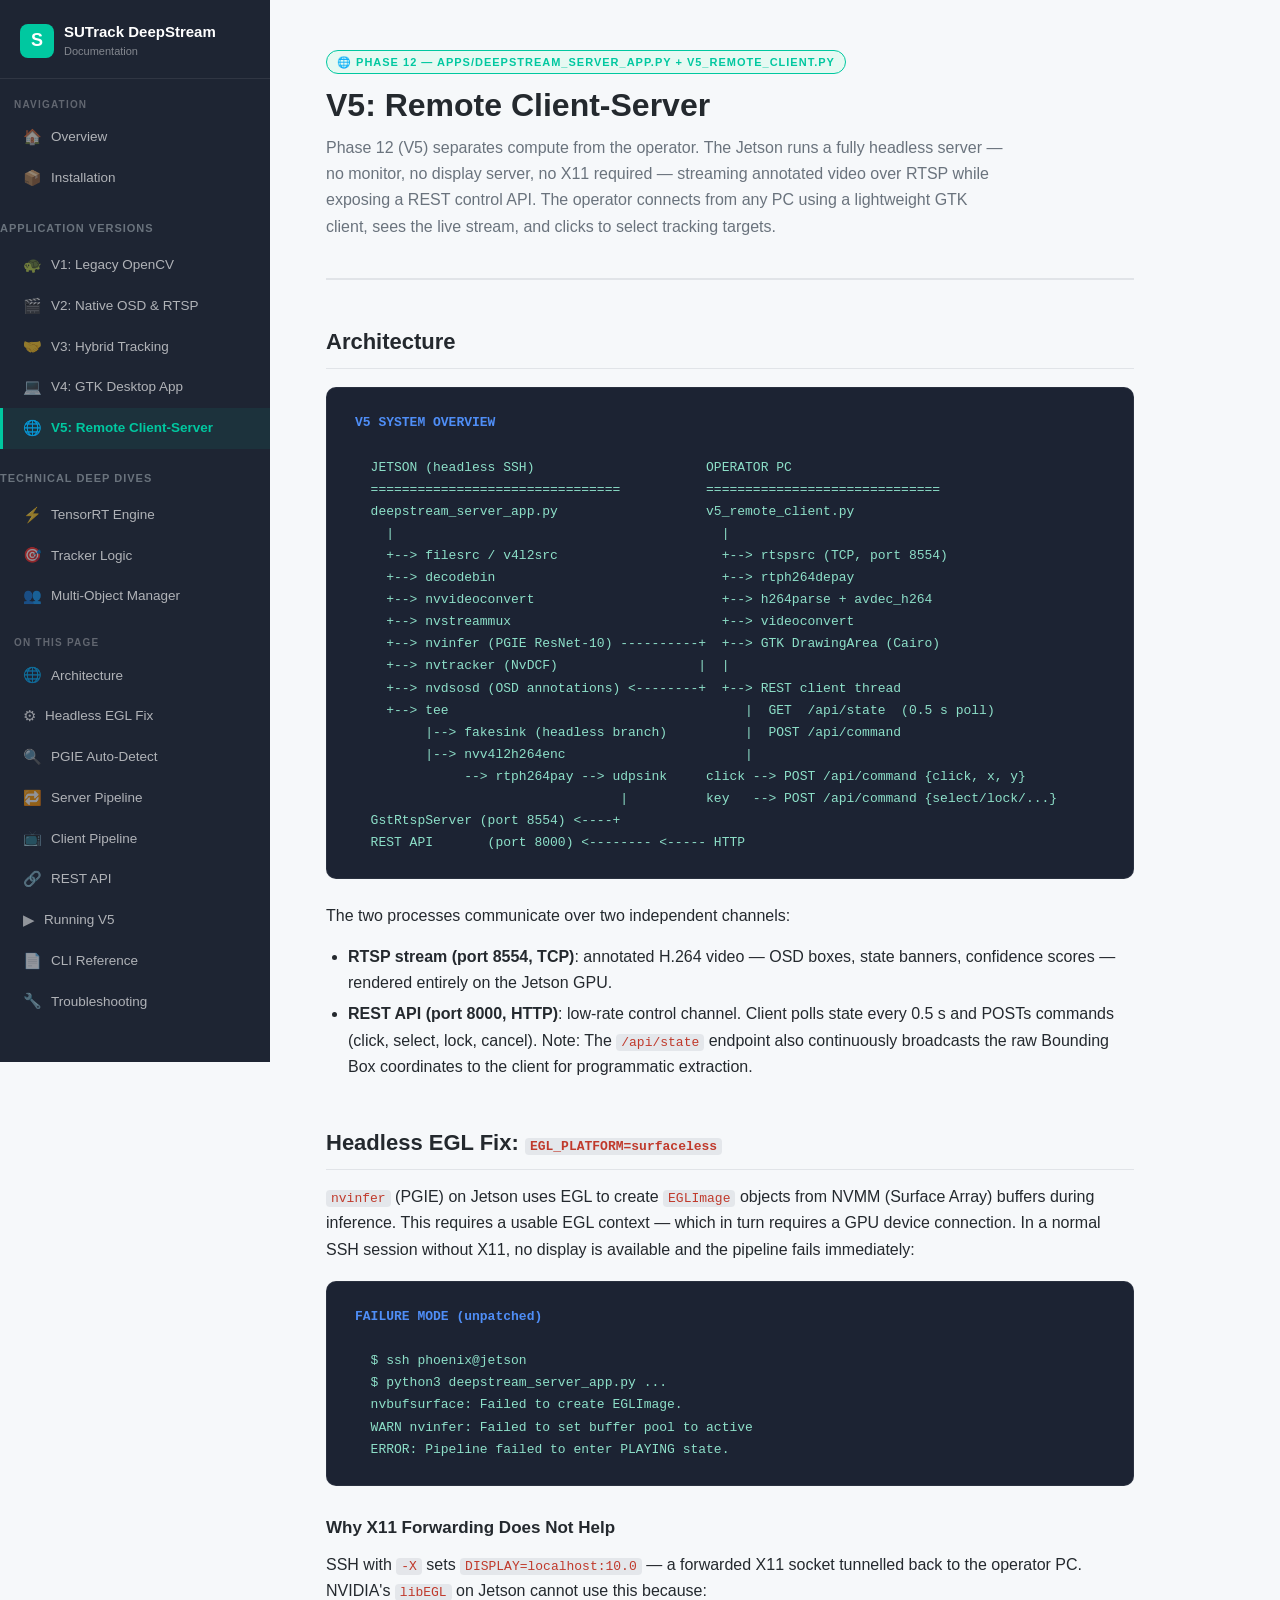
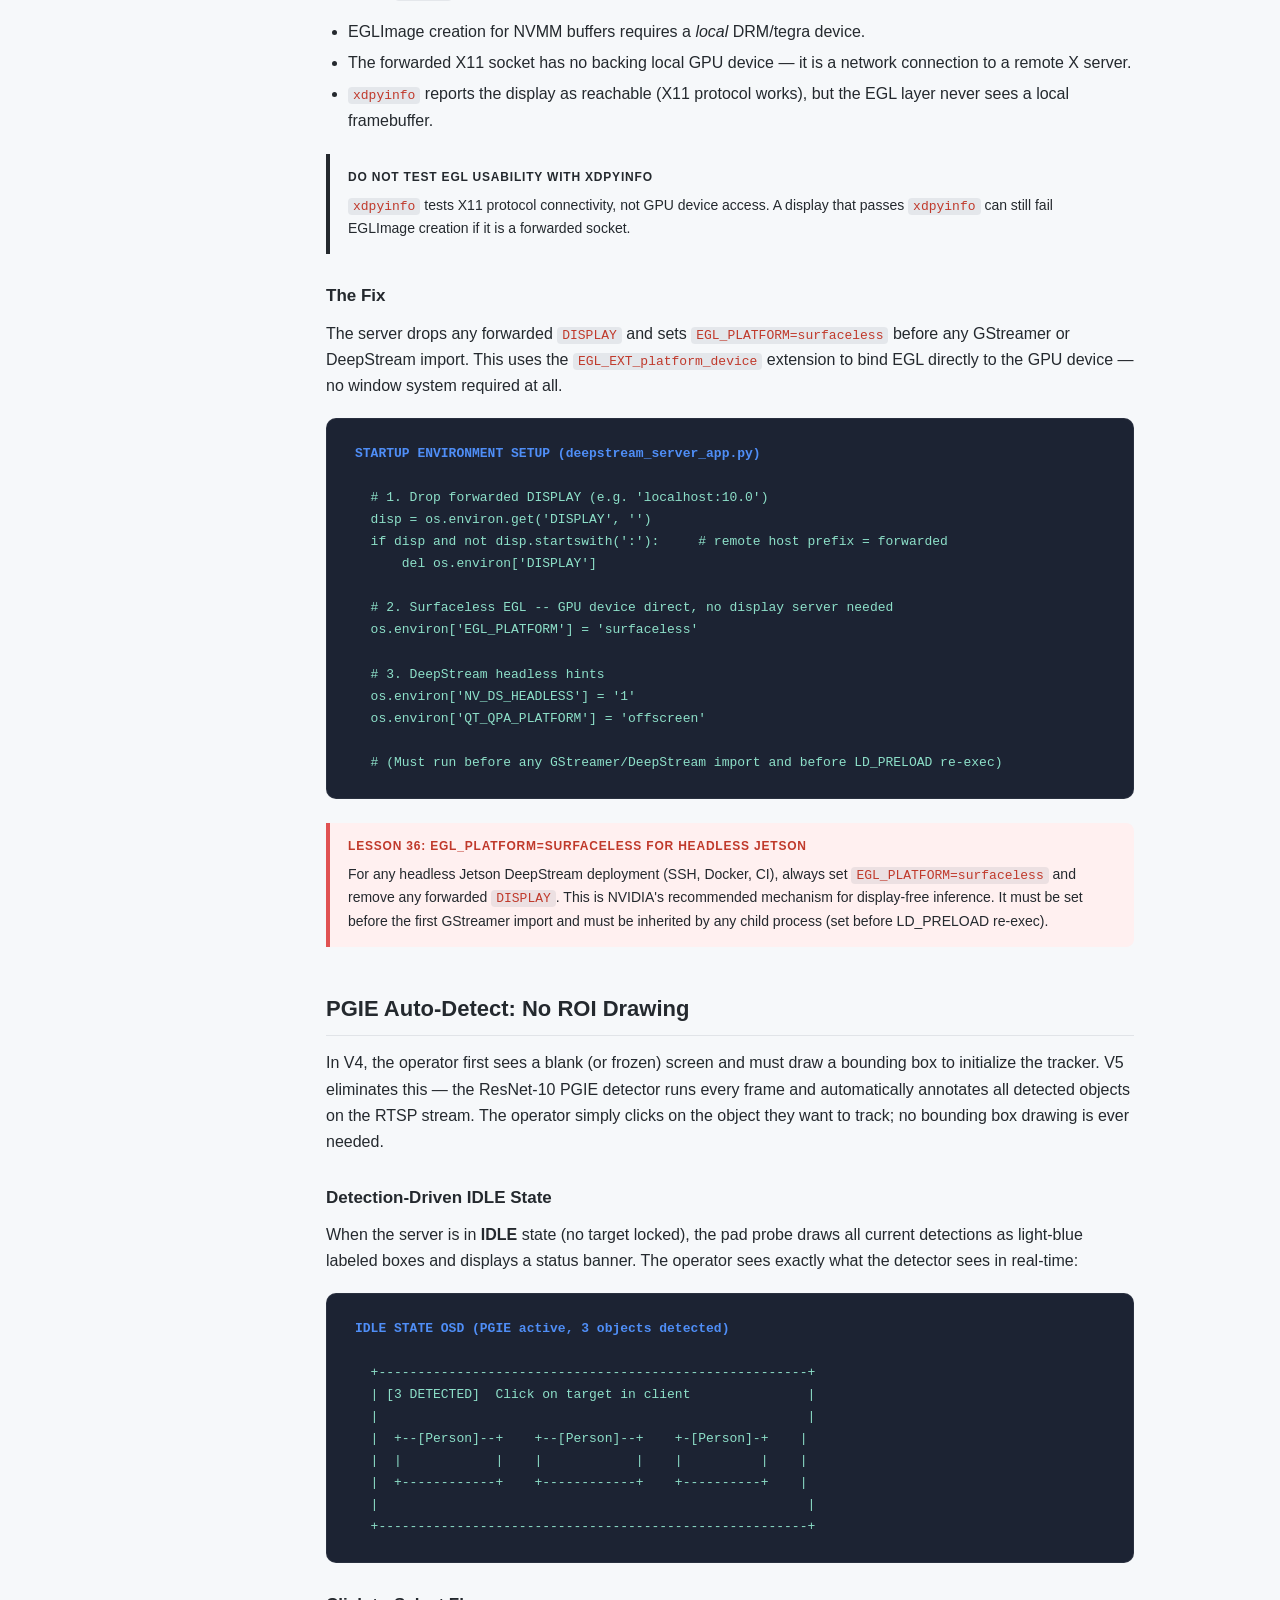
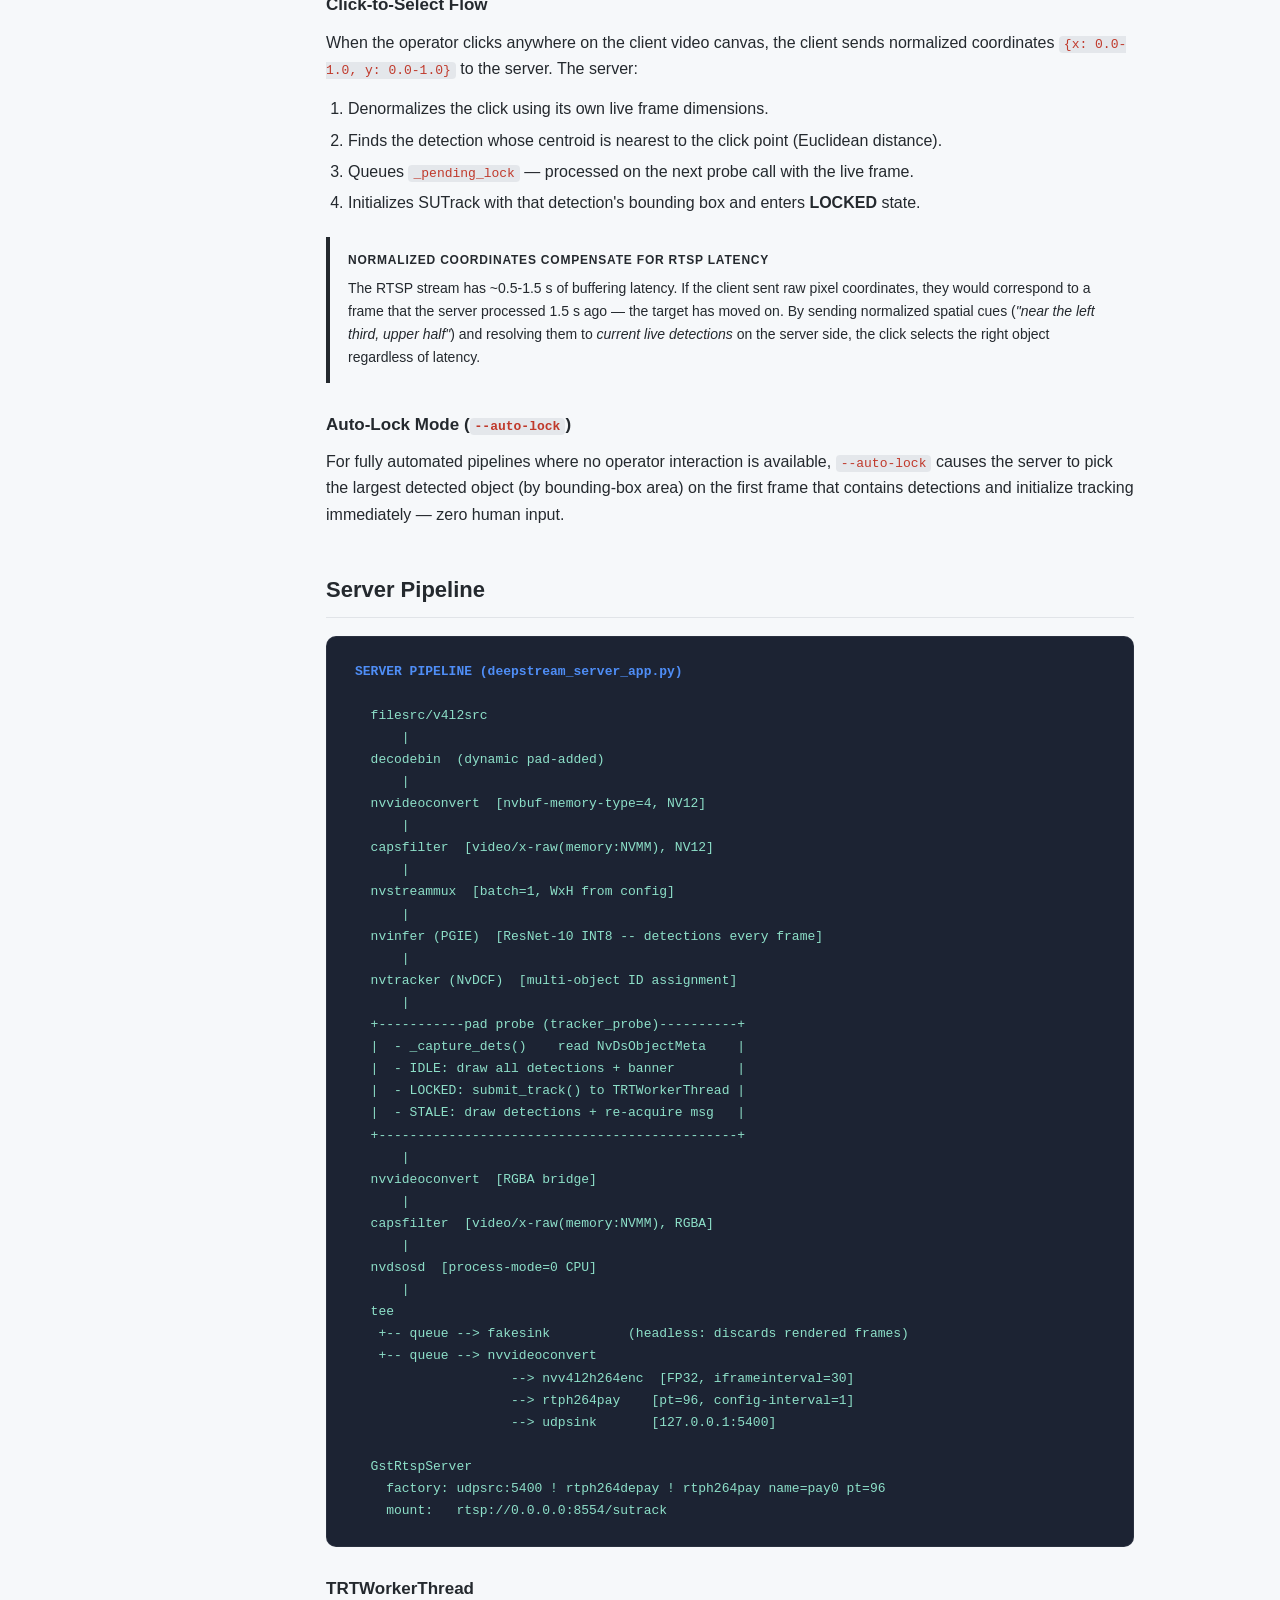
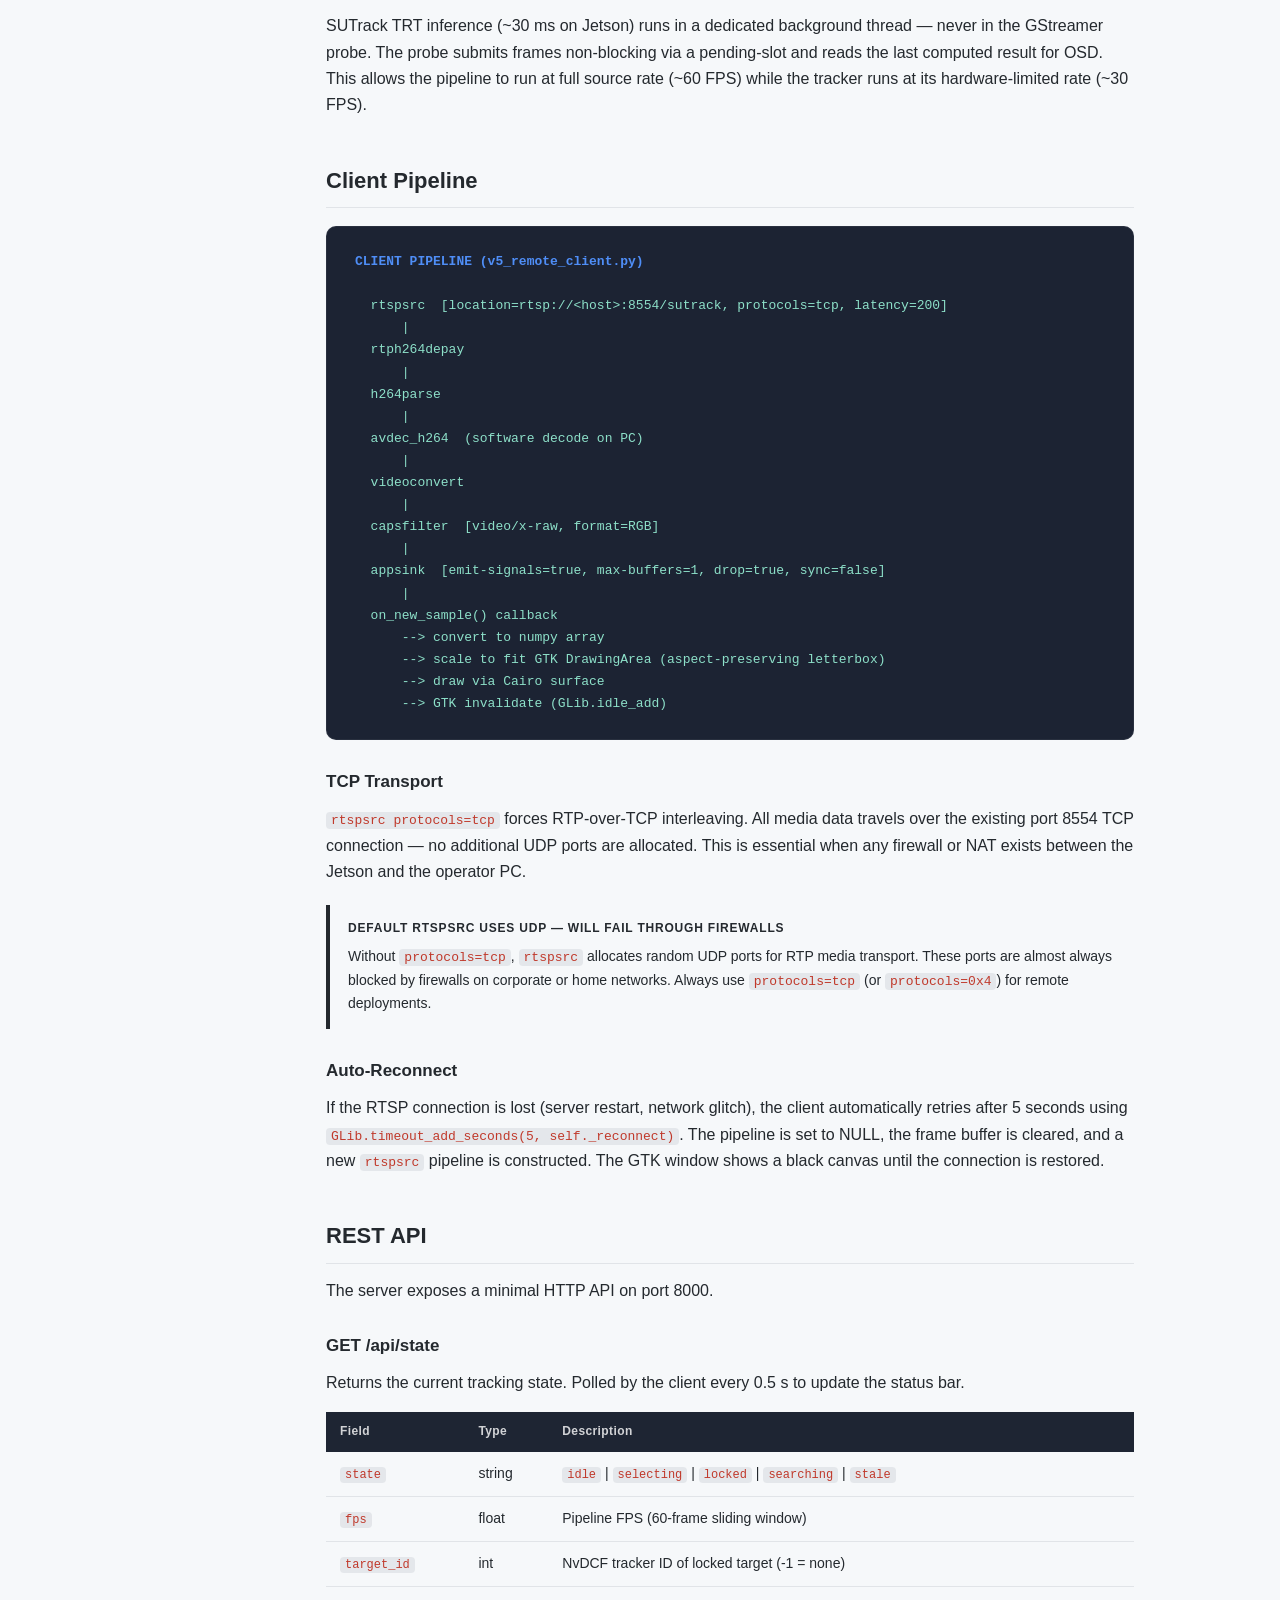
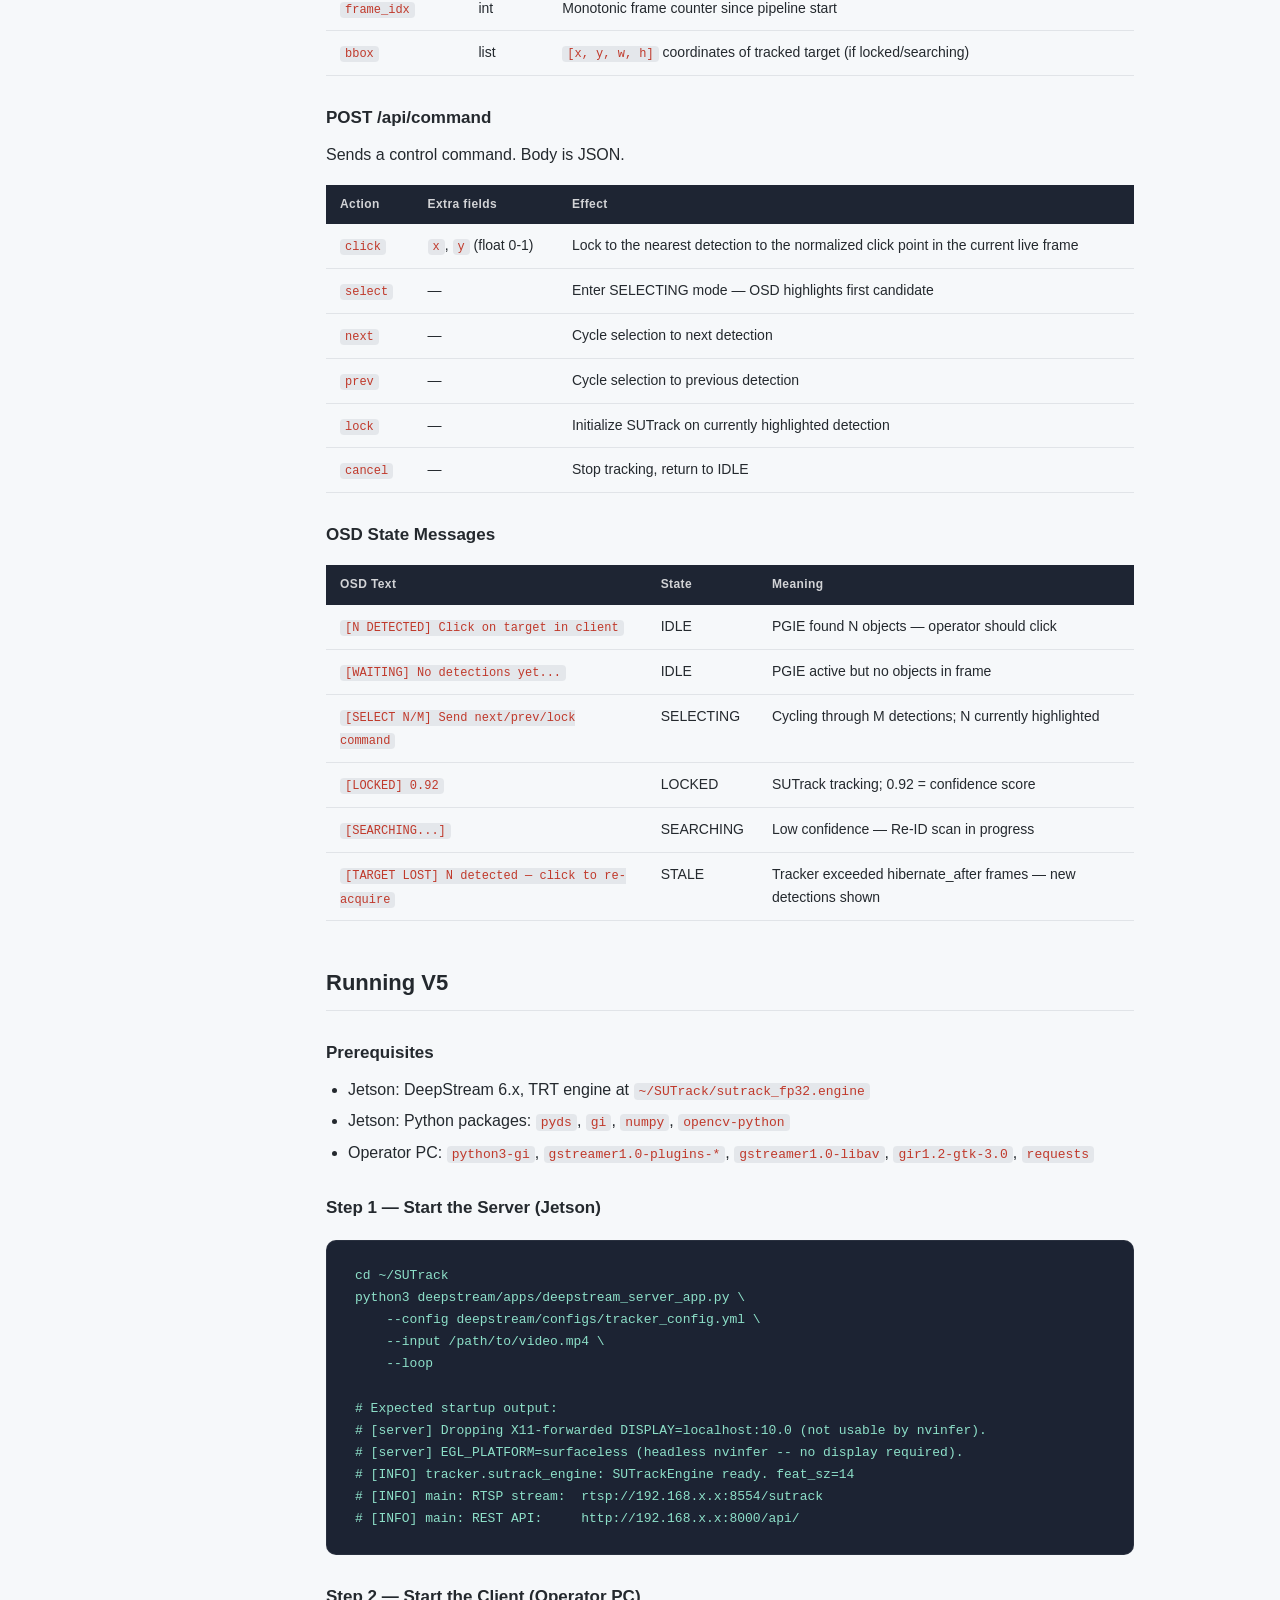
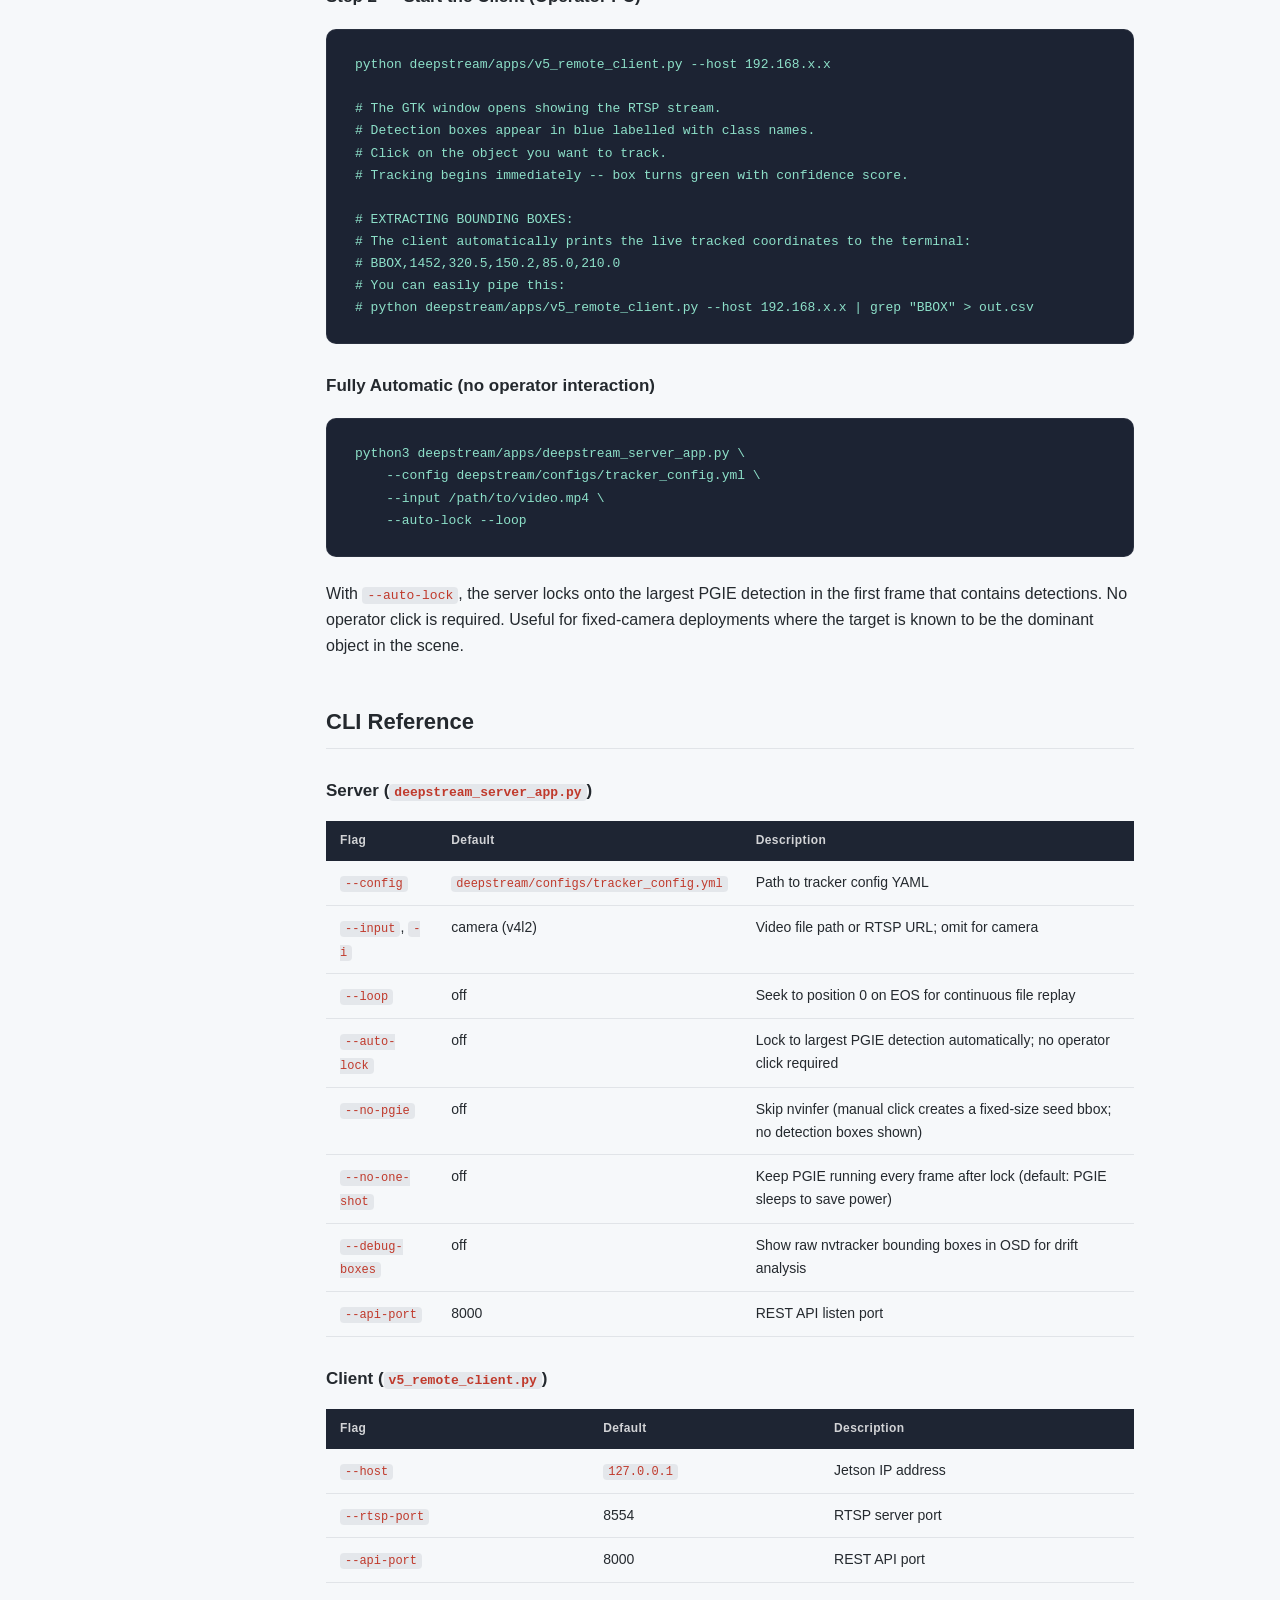
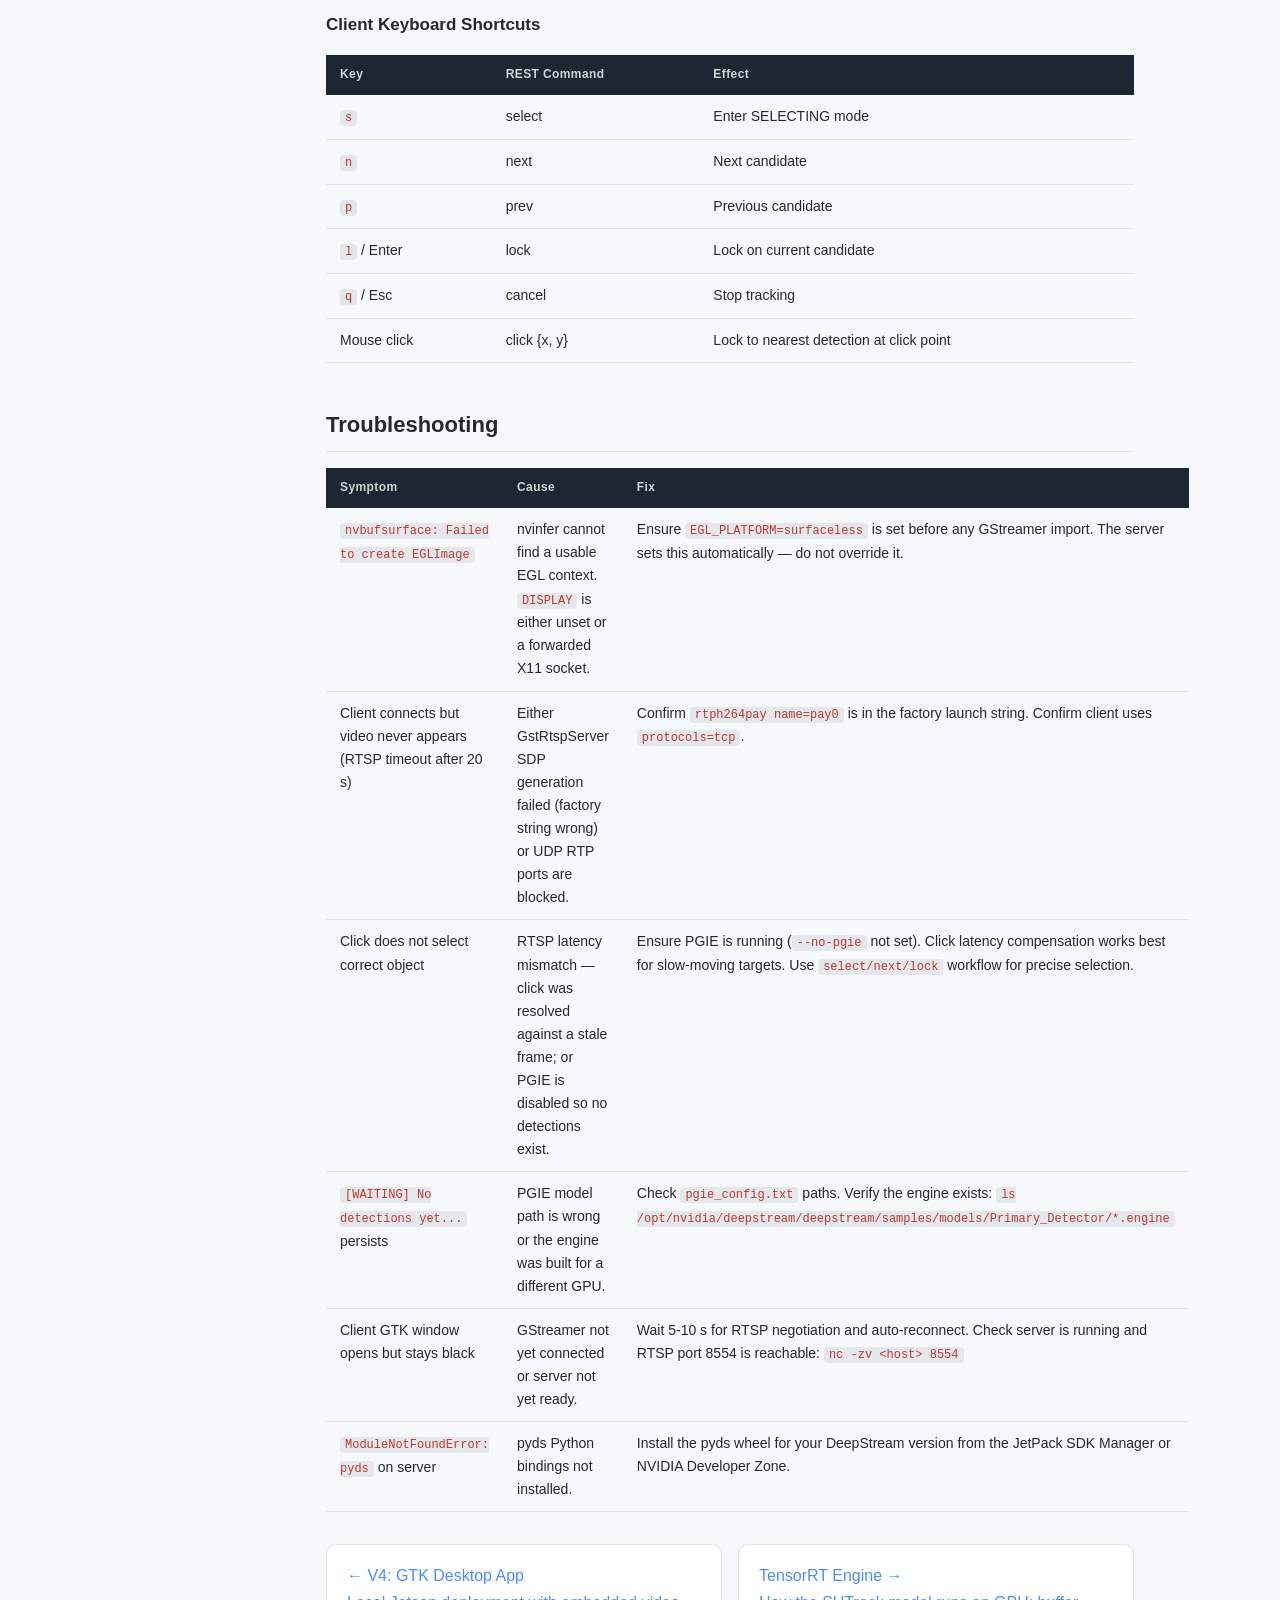
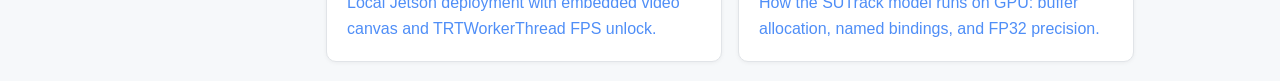
<file: deepstream/docs/html/v5_remote.html>
<!DOCTYPE html>
<html lang="en">
<head>
  <meta charset="UTF-8" />
  <meta name="viewport" content="width=device-width, initial-scale=1.0" />
  <title>V5: Remote Client-Server — SUTrack DeepStream Docs</title>
  <link rel="stylesheet" href="style.css" />
</head>
<body>

<!-- ═══════════════════════════════════════════════════════ SIDEBAR -->
<aside class="sidebar">
  <a class="sidebar-logo" href="index.html">
    <div class="logo-icon">S</div>
    <div>
      <div class="logo-text">SUTrack DeepStream</div>
      <div class="logo-sub">Documentation</div>
    </div>
  </a>

  <div class="sidebar-section">Navigation</div>
  <nav>
    <a href="index.html"><span class="nav-icon">&#127968;</span> Overview</a>
    <a href="install.html"><span class="nav-icon">&#128230;</span> Installation</a>

    <div style="margin: 20px 0 8px 0; font-size: 11px; text-transform: uppercase; letter-spacing: 1px; color: var(--muted); font-weight: 600;">Application Versions</div>
    <a href="v1_legacy.html"><span class="nav-icon">&#128034;</span> V1: Legacy OpenCV</a>
    <a href="v2_native.html"><span class="nav-icon">&#127916;</span> V2: Native OSD &amp; RTSP</a>
    <a href="v3_hybrid.html"><span class="nav-icon">&#129309;</span> V3: Hybrid Tracking</a>
    <a href="v4_desktop.html"><span class="nav-icon">&#128187;</span> V4: GTK Desktop App</a>
    <a href="v5_remote.html" class="active"><span class="nav-icon">&#127760;</span> V5: Remote Client-Server</a>

    <div style="margin: 20px 0 8px 0; font-size: 11px; text-transform: uppercase; letter-spacing: 1px; color: var(--muted); font-weight: 600;">Technical Deep Dives</div>
    <a href="engine.html"><span class="nav-icon">&#9889;</span> TensorRT Engine</a>
    <a href="tracker-logic.html"><span class="nav-icon">&#127919;</span> Tracker Logic</a>
    <a href="multi-object.html"><span class="nav-icon">&#128101;</span> Multi-Object Manager</a>
  </nav>

  <div class="sidebar-section">On This Page</div>
  <nav>
    <a href="#architecture"><span class="nav-icon">&#127760;</span> Architecture</a>
    <a href="#headless-egl"><span class="nav-icon">&#9881;</span> Headless EGL Fix</a>
    <a href="#pgie-autodetect"><span class="nav-icon">&#128269;</span> PGIE Auto-Detect</a>
    <a href="#server-pipeline"><span class="nav-icon">&#128257;</span> Server Pipeline</a>
    <a href="#client-pipeline"><span class="nav-icon">&#128250;</span> Client Pipeline</a>
    <a href="#rest-api"><span class="nav-icon">&#128279;</span> REST API</a>
    <a href="#running"><span class="nav-icon">&#9654;</span> Running V5</a>
    <a href="#cli-reference"><span class="nav-icon">&#128196;</span> CLI Reference</a>
    <a href="#troubleshooting"><span class="nav-icon">&#128295;</span> Troubleshooting</a>
  </nav>
</aside>

<!-- ═══════════════════════════════════════════════════════ CONTENT -->
<main class="content">

  <div class="page-header">
    <div class="page-badge">&#127760; Phase 12 — apps/deepstream_server_app.py + v5_remote_client.py</div>
    <h1>V5: Remote Client-Server</h1>
    <p>
      Phase 12 (V5) separates compute from the operator. The Jetson runs a fully headless server — no
      monitor, no display server, no X11 required — streaming annotated video over RTSP while
      exposing a REST control API. The operator connects from any PC using a lightweight GTK client,
      sees the live stream, and clicks to select tracking targets.
    </p>
  </div>

  <!-- ── Architecture ─────────────────────────────────────── -->
  <h2 id="architecture">Architecture</h2>

  <div class="diagram"><span class="d-title">V5 SYSTEM OVERVIEW</span>

  JETSON (headless SSH)                      OPERATOR PC
  ================================           ==============================
  deepstream_server_app.py                   v5_remote_client.py
    |                                          |
    +--> filesrc / v4l2src                     +--> rtspsrc (TCP, port 8554)
    +--> decodebin                             +--> rtph264depay
    +--> nvvideoconvert                        +--> h264parse + avdec_h264
    +--> nvstreammux                           +--> videoconvert
    +--> nvinfer (PGIE ResNet-10) ----------+  +--> GTK DrawingArea (Cairo)
    +--> nvtracker (NvDCF)                  |  |
    +--> nvdsosd (OSD annotations) &lt;--------+  +--> REST client thread
    +--> tee                                      |  GET  /api/state  (0.5 s poll)
         |--&gt; fakesink (headless branch)          |  POST /api/command
         |--&gt; nvv4l2h264enc                       |
              --&gt; rtph264pay --&gt; udpsink     click --&gt; POST /api/command {click, x, y}
                                  |          key   --&gt; POST /api/command {select/lock/...}
  GstRtspServer (port 8554) &lt;----+
  REST API       (port 8000) &lt;-------- &lt;----- HTTP</div>

  <p>
    The two processes communicate over two independent channels:
  </p>
  <ul>
    <li><strong>RTSP stream (port 8554, TCP)</strong>: annotated H.264 video — OSD boxes, state banners, confidence scores — rendered entirely on the Jetson GPU.</li>
    <li><strong>REST API (port 8000, HTTP)</strong>: low-rate control channel. Client polls state every 0.5 s and POSTs commands (click, select, lock, cancel). Note: The <code>/api/state</code> endpoint also continuously broadcasts the raw Bounding Box coordinates to the client for programmatic extraction.</li>
  </ul>

  <!-- ── Headless EGL ──────────────────────────────────────── -->
  <h2 id="headless-egl">Headless EGL Fix: <code>EGL_PLATFORM=surfaceless</code></h2>

  <p>
    <code>nvinfer</code> (PGIE) on Jetson uses EGL to create <code>EGLImage</code> objects from NVMM
    (Surface Array) buffers during inference. This requires a usable EGL context — which in turn
    requires a GPU device connection. In a normal SSH session without X11, no display is available
    and the pipeline fails immediately:
  </p>

  <div class="diagram"><span class="d-title">FAILURE MODE (unpatched)</span>

  $ ssh phoenix@jetson
  $ python3 deepstream_server_app.py ...
  nvbufsurface: Failed to create EGLImage.
  WARN nvinfer: Failed to set buffer pool to active
  ERROR: Pipeline failed to enter PLAYING state.</div>

  <h3>Why X11 Forwarding Does Not Help</h3>

  <p>
    SSH with <code>-X</code> sets <code>DISPLAY=localhost:10.0</code> — a forwarded X11 socket tunnelled
    back to the operator PC. NVIDIA's <code>libEGL</code> on Jetson cannot use this because:
  </p>
  <ul>
    <li>EGLImage creation for NVMM buffers requires a <em>local</em> DRM/tegra device.</li>
    <li>The forwarded X11 socket has no backing local GPU device — it is a network connection to a remote X server.</li>
    <li><code>xdpyinfo</code> reports the display as reachable (X11 protocol works), but the EGL layer never sees a local framebuffer.</li>
  </ul>

  <div class="callout warning">
    <div class="callout-title">Do not test EGL usability with xdpyinfo</div>
    <code>xdpyinfo</code> tests X11 protocol connectivity, not GPU device access. A display that passes
    <code>xdpyinfo</code> can still fail EGLImage creation if it is a forwarded socket.
  </div>

  <h3>The Fix</h3>

  <p>
    The server drops any forwarded <code>DISPLAY</code> and sets <code>EGL_PLATFORM=surfaceless</code>
    before any GStreamer or DeepStream import. This uses the <code>EGL_EXT_platform_device</code>
    extension to bind EGL directly to the GPU device — no window system required at all.
  </p>

  <div class="diagram"><span class="d-title">STARTUP ENVIRONMENT SETUP (deepstream_server_app.py)</span>

  # 1. Drop forwarded DISPLAY (e.g. 'localhost:10.0')
  disp = os.environ.get('DISPLAY', '')
  if disp and not disp.startswith(':'):     # remote host prefix = forwarded
      del os.environ['DISPLAY']

  # 2. Surfaceless EGL -- GPU device direct, no display server needed
  os.environ['EGL_PLATFORM'] = 'surfaceless'

  # 3. DeepStream headless hints
  os.environ['NV_DS_HEADLESS'] = '1'
  os.environ['QT_QPA_PLATFORM'] = 'offscreen'

  # (Must run before any GStreamer/DeepStream import and before LD_PRELOAD re-exec)</div>

  <div class="callout rule">
    <div class="callout-title">Lesson 36: EGL_PLATFORM=surfaceless for headless Jetson</div>
    For any headless Jetson DeepStream deployment (SSH, Docker, CI), always set
    <code>EGL_PLATFORM=surfaceless</code> and remove any forwarded <code>DISPLAY</code>. This is
    NVIDIA's recommended mechanism for display-free inference. It must be set before the first
    GStreamer import and must be inherited by any child process (set before LD_PRELOAD re-exec).
  </div>

  <!-- ── PGIE Auto-Detect ──────────────────────────────────── -->
  <h2 id="pgie-autodetect">PGIE Auto-Detect: No ROI Drawing</h2>

  <p>
    In V4, the operator first sees a blank (or frozen) screen and must draw a bounding box to initialize
    the tracker. V5 eliminates this — the ResNet-10 PGIE detector runs every frame and automatically
    annotates all detected objects on the RTSP stream. The operator simply clicks on the object they
    want to track; no bounding box drawing is ever needed.
  </p>

  <h3>Detection-Driven IDLE State</h3>

  <p>
    When the server is in <strong>IDLE</strong> state (no target locked), the pad probe draws all
    current detections as light-blue labeled boxes and displays a status banner. The operator
    sees exactly what the detector sees in real-time:
  </p>

  <div class="diagram"><span class="d-title">IDLE STATE OSD (PGIE active, 3 objects detected)</span>

  +-------------------------------------------------------+
  | [3 DETECTED]  Click on target in client               |
  |                                                       |
  |  +--[Person]--+    +--[Person]--+    +-[Person]-+    |
  |  |            |    |            |    |          |    |
  |  +------------+    +------------+    +----------+    |
  |                                                       |
  +-------------------------------------------------------+</div>

  <h3>Click-to-Select Flow</h3>

  <p>
    When the operator clicks anywhere on the client video canvas, the client sends normalized
    coordinates <code>{x: 0.0-1.0, y: 0.0-1.0}</code> to the server. The server:
  </p>
  <ol>
    <li>Denormalizes the click using its own live frame dimensions.</li>
    <li>Finds the detection whose centroid is nearest to the click point (Euclidean distance).</li>
    <li>Queues <code>_pending_lock</code> — processed on the next probe call with the live frame.</li>
    <li>Initializes SUTrack with that detection's bounding box and enters <strong>LOCKED</strong> state.</li>
  </ol>

  <div class="callout note">
    <div class="callout-title">Normalized coordinates compensate for RTSP latency</div>
    The RTSP stream has ~0.5-1.5 s of buffering latency. If the client sent raw pixel coordinates,
    they would correspond to a frame that the server processed 1.5 s ago — the target has moved on.
    By sending normalized spatial cues (<em>"near the left third, upper half"</em>) and resolving
    them to <em>current live detections</em> on the server side, the click selects the right object
    regardless of latency.
  </div>

  <h3>Auto-Lock Mode (<code>--auto-lock</code>)</h3>

  <p>
    For fully automated pipelines where no operator interaction is available, <code>--auto-lock</code>
    causes the server to pick the largest detected object (by bounding-box area) on the first frame
    that contains detections and initialize tracking immediately — zero human input.
  </p>

  <!-- ── Server Pipeline ───────────────────────────────────── -->
  <h2 id="server-pipeline">Server Pipeline</h2>

  <div class="diagram"><span class="d-title">SERVER PIPELINE (deepstream_server_app.py)</span>

  filesrc/v4l2src
      |
  decodebin  (dynamic pad-added)
      |
  nvvideoconvert  [nvbuf-memory-type=4, NV12]
      |
  capsfilter  [video/x-raw(memory:NVMM), NV12]
      |
  nvstreammux  [batch=1, WxH from config]
      |
  nvinfer (PGIE)  [ResNet-10 INT8 -- detections every frame]
      |
  nvtracker (NvDCF)  [multi-object ID assignment]
      |
  +-----------pad probe (tracker_probe)----------+
  |  - _capture_dets()    read NvDsObjectMeta    |
  |  - IDLE: draw all detections + banner        |
  |  - LOCKED: submit_track() to TRTWorkerThread |
  |  - STALE: draw detections + re-acquire msg   |
  +----------------------------------------------+
      |
  nvvideoconvert  [RGBA bridge]
      |
  capsfilter  [video/x-raw(memory:NVMM), RGBA]
      |
  nvdsosd  [process-mode=0 CPU]
      |
  tee
   +-- queue --> fakesink          (headless: discards rendered frames)
   +-- queue --> nvvideoconvert
                    --> nvv4l2h264enc  [FP32, iframeinterval=30]
                    --> rtph264pay    [pt=96, config-interval=1]
                    --> udpsink       [127.0.0.1:5400]

  GstRtspServer
    factory: udpsrc:5400 ! rtph264depay ! rtph264pay name=pay0 pt=96
    mount:   rtsp://0.0.0.0:8554/sutrack</div>

  <h3>TRTWorkerThread</h3>

  <p>
    SUTrack TRT inference (~30 ms on Jetson) runs in a dedicated background thread — never in the
    GStreamer probe. The probe submits frames non-blocking via a pending-slot and reads the last
    computed result for OSD. This allows the pipeline to run at full source rate (~60 FPS) while
    the tracker runs at its hardware-limited rate (~30 FPS).
  </p>

  <!-- ── Client Pipeline ───────────────────────────────────── -->
  <h2 id="client-pipeline">Client Pipeline</h2>

  <div class="diagram"><span class="d-title">CLIENT PIPELINE (v5_remote_client.py)</span>

  rtspsrc  [location=rtsp://&lt;host&gt;:8554/sutrack, protocols=tcp, latency=200]
      |
  rtph264depay
      |
  h264parse
      |
  avdec_h264  (software decode on PC)
      |
  videoconvert
      |
  capsfilter  [video/x-raw, format=RGB]
      |
  appsink  [emit-signals=true, max-buffers=1, drop=true, sync=false]
      |
  on_new_sample() callback
      --> convert to numpy array
      --> scale to fit GTK DrawingArea (aspect-preserving letterbox)
      --> draw via Cairo surface
      --> GTK invalidate (GLib.idle_add)</div>

  <h3>TCP Transport</h3>

  <p>
    <code>rtspsrc protocols=tcp</code> forces RTP-over-TCP interleaving. All media data travels
    over the existing port 8554 TCP connection — no additional UDP ports are allocated. This is
    essential when any firewall or NAT exists between the Jetson and the operator PC.
  </p>

  <div class="callout warning">
    <div class="callout-title">Default rtspsrc uses UDP — will fail through firewalls</div>
    Without <code>protocols=tcp</code>, <code>rtspsrc</code> allocates random UDP ports for RTP
    media transport. These ports are almost always blocked by firewalls on corporate or home
    networks. Always use <code>protocols=tcp</code> (or <code>protocols=0x4</code>) for
    remote deployments.
  </div>

  <h3>Auto-Reconnect</h3>

  <p>
    If the RTSP connection is lost (server restart, network glitch), the client automatically retries
    after 5 seconds using <code>GLib.timeout_add_seconds(5, self._reconnect)</code>. The pipeline is
    set to NULL, the frame buffer is cleared, and a new <code>rtspsrc</code> pipeline is constructed.
    The GTK window shows a black canvas until the connection is restored.
  </p>

  <!-- ── REST API ──────────────────────────────────────────── -->
  <h2 id="rest-api">REST API</h2>

  <p>The server exposes a minimal HTTP API on port 8000.</p>

  <h3>GET /api/state</h3>

  <p>Returns the current tracking state. Polled by the client every 0.5 s to update the status bar.</p>

  <table>
    <thead><tr><th>Field</th><th>Type</th><th>Description</th></tr></thead>
    <tbody>
      <tr><td><code>state</code></td><td>string</td><td><code>idle</code> | <code>selecting</code> | <code>locked</code> | <code>searching</code> | <code>stale</code></td></tr>
      <tr><td><code>fps</code></td><td>float</td><td>Pipeline FPS (60-frame sliding window)</td></tr>
      <tr><td><code>target_id</code></td><td>int</td><td>NvDCF tracker ID of locked target (-1 = none)</td></tr>
      <tr><td><code>frame_idx</code></td><td>int</td><td>Monotonic frame counter since pipeline start</td></tr>
      <tr><td><code>bbox</code></td><td>list</td><td><code>[x, y, w, h]</code> coordinates of tracked target (if locked/searching)</td></tr>
    </tbody>
  </table>

  <h3>POST /api/command</h3>

  <p>Sends a control command. Body is JSON.</p>

  <table>
    <thead><tr><th>Action</th><th>Extra fields</th><th>Effect</th></tr></thead>
    <tbody>
      <tr><td><code>click</code></td><td><code>x</code>, <code>y</code> (float 0-1)</td><td>Lock to the nearest detection to the normalized click point in the current live frame</td></tr>
      <tr><td><code>select</code></td><td>—</td><td>Enter SELECTING mode — OSD highlights first candidate</td></tr>
      <tr><td><code>next</code></td><td>—</td><td>Cycle selection to next detection</td></tr>
      <tr><td><code>prev</code></td><td>—</td><td>Cycle selection to previous detection</td></tr>
      <tr><td><code>lock</code></td><td>—</td><td>Initialize SUTrack on currently highlighted detection</td></tr>
      <tr><td><code>cancel</code></td><td>—</td><td>Stop tracking, return to IDLE</td></tr>
    </tbody>
  </table>

  <h3>OSD State Messages</h3>

  <table>
    <thead><tr><th>OSD Text</th><th>State</th><th>Meaning</th></tr></thead>
    <tbody>
      <tr><td><code>[N DETECTED]  Click on target in client</code></td><td>IDLE</td><td>PGIE found N objects — operator should click</td></tr>
      <tr><td><code>[WAITING]  No detections yet...</code></td><td>IDLE</td><td>PGIE active but no objects in frame</td></tr>
      <tr><td><code>[SELECT N/M]  Send next/prev/lock command</code></td><td>SELECTING</td><td>Cycling through M detections; N currently highlighted</td></tr>
      <tr><td><code>[LOCKED] 0.92</code></td><td>LOCKED</td><td>SUTrack tracking; 0.92 = confidence score</td></tr>
      <tr><td><code>[SEARCHING...]</code></td><td>SEARCHING</td><td>Low confidence — Re-ID scan in progress</td></tr>
      <tr><td><code>[TARGET LOST]  N detected — click to re-acquire</code></td><td>STALE</td><td>Tracker exceeded hibernate_after frames — new detections shown</td></tr>
    </tbody>
  </table>

  <!-- ── Running V5 ────────────────────────────────────────── -->
  <h2 id="running">Running V5</h2>

  <h3>Prerequisites</h3>
  <ul>
    <li>Jetson: DeepStream 6.x, TRT engine at <code>~/SUTrack/sutrack_fp32.engine</code></li>
    <li>Jetson: Python packages: <code>pyds</code>, <code>gi</code>, <code>numpy</code>, <code>opencv-python</code></li>
    <li>Operator PC: <code>python3-gi</code>, <code>gstreamer1.0-plugins-*</code>, <code>gstreamer1.0-libav</code>, <code>gir1.2-gtk-3.0</code>, <code>requests</code></li>
  </ul>

  <h3>Step 1 — Start the Server (Jetson)</h3>

  <div class="diagram">cd ~/SUTrack
python3 deepstream/apps/deepstream_server_app.py \
    --config deepstream/configs/tracker_config.yml \
    --input /path/to/video.mp4 \
    --loop

# Expected startup output:
# [server] Dropping X11-forwarded DISPLAY=localhost:10.0 (not usable by nvinfer).
# [server] EGL_PLATFORM=surfaceless (headless nvinfer -- no display required).
# [INFO] tracker.sutrack_engine: SUTrackEngine ready. feat_sz=14
# [INFO] main: RTSP stream:  rtsp://192.168.x.x:8554/sutrack
# [INFO] main: REST API:     http://192.168.x.x:8000/api/</div>

  <h3>Step 2 — Start the Client (Operator PC)</h3>

  <div class="diagram">python deepstream/apps/v5_remote_client.py --host 192.168.x.x

# The GTK window opens showing the RTSP stream.
# Detection boxes appear in blue labelled with class names.
# Click on the object you want to track.
# Tracking begins immediately -- box turns green with confidence score.

# EXTRACTING BOUNDING BOXES:
# The client automatically prints the live tracked coordinates to the terminal:
# BBOX,1452,320.5,150.2,85.0,210.0
# You can easily pipe this:
# python deepstream/apps/v5_remote_client.py --host 192.168.x.x | grep "BBOX" > out.csv
</div>

  <h3>Fully Automatic (no operator interaction)</h3>

  <div class="diagram">python3 deepstream/apps/deepstream_server_app.py \
    --config deepstream/configs/tracker_config.yml \
    --input /path/to/video.mp4 \
    --auto-lock --loop</div>

  <p>
    With <code>--auto-lock</code>, the server locks onto the largest PGIE detection in the first frame
    that contains detections. No operator click is required. Useful for fixed-camera deployments
    where the target is known to be the dominant object in the scene.
  </p>

  <!-- ── CLI Reference ─────────────────────────────────────── -->
  <h2 id="cli-reference">CLI Reference</h2>

  <h3>Server (<code>deepstream_server_app.py</code>)</h3>

  <table>
    <thead><tr><th>Flag</th><th>Default</th><th>Description</th></tr></thead>
    <tbody>
      <tr><td><code>--config</code></td><td><code>deepstream/configs/tracker_config.yml</code></td><td>Path to tracker config YAML</td></tr>
      <tr><td><code>--input</code>, <code>-i</code></td><td>camera (v4l2)</td><td>Video file path or RTSP URL; omit for camera</td></tr>
      <tr><td><code>--loop</code></td><td>off</td><td>Seek to position 0 on EOS for continuous file replay</td></tr>
      <tr><td><code>--auto-lock</code></td><td>off</td><td>Lock to largest PGIE detection automatically; no operator click required</td></tr>
      <tr><td><code>--no-pgie</code></td><td>off</td><td>Skip nvinfer (manual click creates a fixed-size seed bbox; no detection boxes shown)</td></tr>
      <tr><td><code>--no-one-shot</code></td><td>off</td><td>Keep PGIE running every frame after lock (default: PGIE sleeps to save power)</td></tr>
      <tr><td><code>--debug-boxes</code></td><td>off</td><td>Show raw nvtracker bounding boxes in OSD for drift analysis</td></tr>
      <tr><td><code>--api-port</code></td><td>8000</td><td>REST API listen port</td></tr>
    </tbody>
  </table>

  <h3>Client (<code>v5_remote_client.py</code>)</h3>

  <table>
    <thead><tr><th>Flag</th><th>Default</th><th>Description</th></tr></thead>
    <tbody>
      <tr><td><code>--host</code></td><td><code>127.0.0.1</code></td><td>Jetson IP address</td></tr>
      <tr><td><code>--rtsp-port</code></td><td>8554</td><td>RTSP server port</td></tr>
      <tr><td><code>--api-port</code></td><td>8000</td><td>REST API port</td></tr>
    </tbody>
  </table>

  <h3>Client Keyboard Shortcuts</h3>

  <table>
    <thead><tr><th>Key</th><th>REST Command</th><th>Effect</th></tr></thead>
    <tbody>
      <tr><td><code>s</code></td><td>select</td><td>Enter SELECTING mode</td></tr>
      <tr><td><code>n</code></td><td>next</td><td>Next candidate</td></tr>
      <tr><td><code>p</code></td><td>prev</td><td>Previous candidate</td></tr>
      <tr><td><code>l</code> / Enter</td><td>lock</td><td>Lock on current candidate</td></tr>
      <tr><td><code>q</code> / Esc</td><td>cancel</td><td>Stop tracking</td></tr>
      <tr><td>Mouse click</td><td>click {x, y}</td><td>Lock to nearest detection at click point</td></tr>
    </tbody>
  </table>

  <!-- ── Troubleshooting ───────────────────────────────────── -->
  <h2 id="troubleshooting">Troubleshooting</h2>

  <table>
    <thead><tr><th>Symptom</th><th>Cause</th><th>Fix</th></tr></thead>
    <tbody>
      <tr>
        <td><code>nvbufsurface: Failed to create EGLImage</code></td>
        <td>nvinfer cannot find a usable EGL context. <code>DISPLAY</code> is either unset or a forwarded X11 socket.</td>
        <td>Ensure <code>EGL_PLATFORM=surfaceless</code> is set before any GStreamer import. The server sets this automatically — do not override it.</td>
      </tr>
      <tr>
        <td>Client connects but video never appears (RTSP timeout after 20 s)</td>
        <td>Either GstRtspServer SDP generation failed (factory string wrong) or UDP RTP ports are blocked.</td>
        <td>Confirm <code>rtph264pay name=pay0</code> is in the factory launch string. Confirm client uses <code>protocols=tcp</code>.</td>
      </tr>
      <tr>
        <td>Click does not select correct object</td>
        <td>RTSP latency mismatch — click was resolved against a stale frame; or PGIE is disabled so no detections exist.</td>
        <td>Ensure PGIE is running (<code>--no-pgie</code> not set). Click latency compensation works best for slow-moving targets. Use <code>select/next/lock</code> workflow for precise selection.</td>
      </tr>
      <tr>
        <td><code>[WAITING] No detections yet...</code> persists</td>
        <td>PGIE model path is wrong or the engine was built for a different GPU.</td>
        <td>Check <code>pgie_config.txt</code> paths. Verify the engine exists: <code>ls /opt/nvidia/deepstream/deepstream/samples/models/Primary_Detector/*.engine</code></td>
      </tr>
      <tr>
        <td>Client GTK window opens but stays black</td>
        <td>GStreamer not yet connected or server not yet ready.</td>
        <td>Wait 5-10 s for RTSP negotiation and auto-reconnect. Check server is running and RTSP port 8554 is reachable: <code>nc -zv &lt;host&gt; 8554</code></td>
      </tr>
      <tr>
        <td><code>ModuleNotFoundError: pyds</code> on server</td>
        <td>pyds Python bindings not installed.</td>
        <td>Install the pyds wheel for your DeepStream version from the JetPack SDK Manager or NVIDIA Developer Zone.</td>
      </tr>
    </tbody>
  </table>

  <div style="display:grid;grid-template-columns:1fr 1fr;gap:1rem;margin-top:2rem">
    <a href="v4_desktop.html" class="card" style="text-decoration:none">
      <div class="card-title">&larr; V4: GTK Desktop App</div>
      <div class="card-body">Local Jetson deployment with embedded video canvas and TRTWorkerThread FPS unlock.</div>
    </a>
    <a href="engine.html" class="card" style="text-decoration:none">
      <div class="card-title">TensorRT Engine &rarr;</div>
      <div class="card-body">How the SUTrack model runs on GPU: buffer allocation, named bindings, and FP32 precision.</div>
    </a>
  </div>

</main>
</body>
</html>
</file>
<file: deepstream/docs/html/style.css>
/* =========================================================
   SUTrack DeepStream Docs — Shared Stylesheet
   ========================================================= */

* { box-sizing: border-box; margin: 0; padding: 0; }

:root {
  --bg:        #f6f8fa;
  --sidebar-bg:#1e2533;
  --sidebar-w: 270px;
  --accent:    #00c8a0;
  --accent2:   #4f8ef7;
  --text:      #24292e;
  --muted:     #6a737d;
  --code-bg:   #1c2333;
  --code-text: #e6edf3;
  --warn-bg:   #fff8e1;
  --warn-border:#f0b429;
  --info-bg:   #e8f4fd;
  --info-border:#4f8ef7;
  --tip-bg:    #e6f9f2;
  --tip-border:#00c8a0;
  --rule-bg:   #fff0f0;
  --rule-border:#e05252;
  --border:    #e1e4e8;
  --header-h:  60px;
}

body {
  font-family: -apple-system, BlinkMacSystemFont, 'Segoe UI', Roboto, Helvetica, Arial, sans-serif;
  background: var(--bg);
  color: var(--text);
  line-height: 1.65;
  display: flex;
  min-height: 100vh;
}

/* ── Sidebar ─────────────────────────────────────────── */
.sidebar {
  width: var(--sidebar-w);
  min-height: 100vh;
  background: var(--sidebar-bg);
  position: fixed;
  top: 0; left: 0;
  overflow-y: auto;
  padding-bottom: 40px;
  z-index: 100;
}

.sidebar-logo {
  display: flex;
  align-items: center;
  gap: 10px;
  padding: 22px 20px 18px;
  border-bottom: 1px solid rgba(255,255,255,0.08);
  text-decoration: none;
}
.sidebar-logo .logo-icon {
  width: 34px; height: 34px;
  background: var(--accent);
  border-radius: 8px;
  display: grid; place-items: center;
  font-size: 18px; font-weight: 800; color: #fff;
}
.sidebar-logo .logo-text {
  color: #fff;
  font-size: 15px;
  font-weight: 600;
  line-height: 1.3;
}
.sidebar-logo .logo-sub {
  color: rgba(255,255,255,0.45);
  font-size: 11px;
  font-weight: 400;
}

.sidebar-section {
  padding: 18px 14px 4px;
  font-size: 10px;
  font-weight: 700;
  letter-spacing: 1.2px;
  text-transform: uppercase;
  color: rgba(255,255,255,0.3);
}

.sidebar nav a {
  display: flex;
  align-items: center;
  gap: 9px;
  padding: 8px 20px;
  color: rgba(255,255,255,0.65);
  text-decoration: none;
  font-size: 13.5px;
  border-left: 3px solid transparent;
  transition: all 0.15s;
}
.sidebar nav a:hover {
  color: #fff;
  background: rgba(255,255,255,0.06);
}
.sidebar nav a.active {
  color: var(--accent);
  border-left-color: var(--accent);
  background: rgba(0,200,160,0.08);
  font-weight: 600;
}
.sidebar nav a .nav-icon { font-size: 15px; opacity: 0.8; }
.sidebar nav a .nav-badge {
  margin-left: auto;
  font-size: 10px;
  background: rgba(255,255,255,0.12);
  padding: 1px 6px;
  border-radius: 10px;
  color: rgba(255,255,255,0.5);
}

/* ── Main content ────────────────────────────────────── */
.content {
  margin-left: var(--sidebar-w);
  flex: 1;
  max-width: 920px;
  padding: 48px 56px;
}

@media (max-width: 900px) {
  .sidebar { display: none; }
  .content { margin-left: 0; padding: 28px 22px; }
}

/* ── Page header ─────────────────────────────────────── */
.page-header {
  margin-bottom: 40px;
  padding-bottom: 24px;
  border-bottom: 2px solid var(--border);
}
.page-badge {
  display: inline-block;
  font-size: 11px;
  font-weight: 700;
  letter-spacing: 1px;
  text-transform: uppercase;
  color: var(--accent);
  background: var(--tip-bg);
  border: 1px solid var(--tip-border);
  padding: 2px 10px;
  border-radius: 12px;
  margin-bottom: 12px;
}
.page-header h1 {
  font-size: 32px;
  font-weight: 700;
  line-height: 1.2;
  margin-bottom: 10px;
}
.page-header p {
  color: var(--muted);
  font-size: 16px;
  max-width: 680px;
}

/* ── Section headings ─────────────────────────────────── */
h2 {
  font-size: 22px;
  font-weight: 700;
  margin: 44px 0 14px;
  padding-bottom: 8px;
  border-bottom: 1px solid var(--border);
  color: var(--text);
}
h3 {
  font-size: 17px;
  font-weight: 600;
  margin: 28px 0 10px;
  color: var(--text);
}
h4 {
  font-size: 14px;
  font-weight: 700;
  margin: 20px 0 8px;
  text-transform: uppercase;
  letter-spacing: 0.5px;
  color: var(--muted);
}

p { margin-bottom: 14px; }
ul, ol { margin: 10px 0 14px 22px; }
li { margin-bottom: 5px; }

a { color: var(--accent2); text-decoration: none; }
a:hover { text-decoration: underline; }

/* ── Code ─────────────────────────────────────────────── */
code {
  font-family: 'SF Mono', 'Consolas', 'Fira Code', monospace;
  font-size: 13px;
  background: rgba(99,110,123,0.12);
  padding: 1px 5px;
  border-radius: 4px;
  color: #c0392b;
}

pre {
  background: var(--code-bg);
  color: var(--code-text);
  border-radius: 10px;
  padding: 22px 24px;
  overflow-x: auto;
  font-size: 13px;
  line-height: 1.65;
  margin: 18px 0 24px;
  border: 1px solid rgba(255,255,255,0.06);
}
pre code {
  background: none;
  color: inherit;
  padding: 0;
  font-size: inherit;
}

/* Syntax-like highlight classes */
.kw  { color: #ff7b72; }   /* keyword */
.fn  { color: #d2a8ff; }   /* function */
.st  { color: #a5d6ff; }   /* string */
.cm  { color: #8b949e; font-style: italic; } /* comment */
.nb  { color: #79c0ff; }   /* builtin / class name */
.nu  { color: #f0883e; }   /* number */
.op  { color: #ff7b72; }   /* operator */
.dk  { color: #ffa657; }   /* decorator */

/* ── Callout boxes ───────────────────────────────────── */
.callout {
  border-left: 4px solid;
  border-radius: 0 8px 8px 0;
  padding: 14px 18px;
  margin: 20px 0;
  font-size: 14px;
}
.callout-title {
  font-weight: 700;
  font-size: 12px;
  text-transform: uppercase;
  letter-spacing: 0.8px;
  margin-bottom: 6px;
}
.callout.warn  { background: var(--warn-bg);  border-color: var(--warn-border); }
.callout.warn .callout-title { color: #c07100; }
.callout.info  { background: var(--info-bg);  border-color: var(--info-border); }
.callout.info .callout-title { color: #2a6ecc; }
.callout.tip   { background: var(--tip-bg);   border-color: var(--tip-border); }
.callout.tip .callout-title  { color: #007a5e; }
.callout.rule  { background: var(--rule-bg);  border-color: var(--rule-border); }
.callout.rule .callout-title { color: #c0392b; }

/* ── Diagram box ─────────────────────────────────────── */
.diagram {
  background: var(--code-bg);
  color: #8de0c9;
  border-radius: 10px;
  padding: 24px 28px;
  font-family: 'SF Mono', 'Consolas', monospace;
  font-size: 13px;
  line-height: 1.7;
  white-space: pre;
  overflow-x: auto;
  border: 1px solid rgba(255,255,255,0.06);
  margin: 18px 0 24px;
}
.diagram .d-title { color: #4f8ef7; font-weight: 700; }
.diagram .d-arrow { color: #e6edf3; }
.diagram .d-note  { color: #8b949e; font-style: italic; }

/* ── Tables ──────────────────────────────────────────── */
table {
  width: 100%;
  border-collapse: collapse;
  font-size: 14px;
  margin: 16px 0 24px;
}
th {
  background: var(--sidebar-bg);
  color: rgba(255,255,255,0.8);
  padding: 10px 14px;
  text-align: left;
  font-size: 12px;
  font-weight: 600;
  letter-spacing: 0.4px;
}
td {
  padding: 10px 14px;
  border-bottom: 1px solid var(--border);
  vertical-align: top;
}
tr:hover td { background: rgba(79,142,247,0.04); }
td code { font-size: 12px; }

/* ── Step cards ──────────────────────────────────────── */
.steps { display: flex; flex-direction: column; gap: 0; margin: 20px 0 28px; }
.step {
  display: flex;
  gap: 18px;
  padding: 18px 0;
  border-bottom: 1px solid var(--border);
}
.step:last-child { border-bottom: none; }
.step-num {
  width: 32px; height: 32px;
  min-width: 32px;
  background: var(--accent);
  color: #fff;
  border-radius: 50%;
  display: grid; place-items: center;
  font-weight: 700; font-size: 14px;
  margin-top: 2px;
}
.step-body h4 { margin-top: 0; color: var(--text); font-size: 15px; text-transform: none; letter-spacing: 0; }

/* ── File pills ──────────────────────────────────────── */
.file-pill {
  display: inline-flex;
  align-items: center;
  gap: 6px;
  background: var(--code-bg);
  color: var(--accent);
  padding: 4px 12px;
  border-radius: 20px;
  font-family: monospace;
  font-size: 12px;
  border: 1px solid rgba(0,200,160,0.25);
  margin: 3px;
}

/* ── Grid cards ──────────────────────────────────────── */
.card-grid {
  display: grid;
  grid-template-columns: repeat(auto-fill, minmax(250px, 1fr));
  gap: 16px;
  margin: 20px 0 28px;
}
.card {
  background: #fff;
  border: 1px solid var(--border);
  border-radius: 10px;
  padding: 18px 20px;
  box-shadow: 0 1px 4px rgba(0,0,0,0.05);
}
.card-icon { font-size: 26px; margin-bottom: 10px; }
.card h4 { margin: 0 0 6px; font-size: 14px; text-transform: none; letter-spacing: 0; color: var(--text); }
.card p { font-size: 13px; color: var(--muted); margin: 0; }

/* ── Footer ──────────────────────────────────────────── */
.page-footer {
  margin-top: 56px;
  padding-top: 24px;
  border-top: 1px solid var(--border);
  display: flex;
  justify-content: space-between;
  align-items: center;
  flex-wrap: wrap;
  gap: 12px;
}
.page-footer .nav-links { display: flex; gap: 14px; }
.page-footer a {
  font-size: 13px;
  color: var(--muted);
  display: flex; align-items: center; gap: 5px;
}
.page-footer a:hover { color: var(--accent); }
</file>
